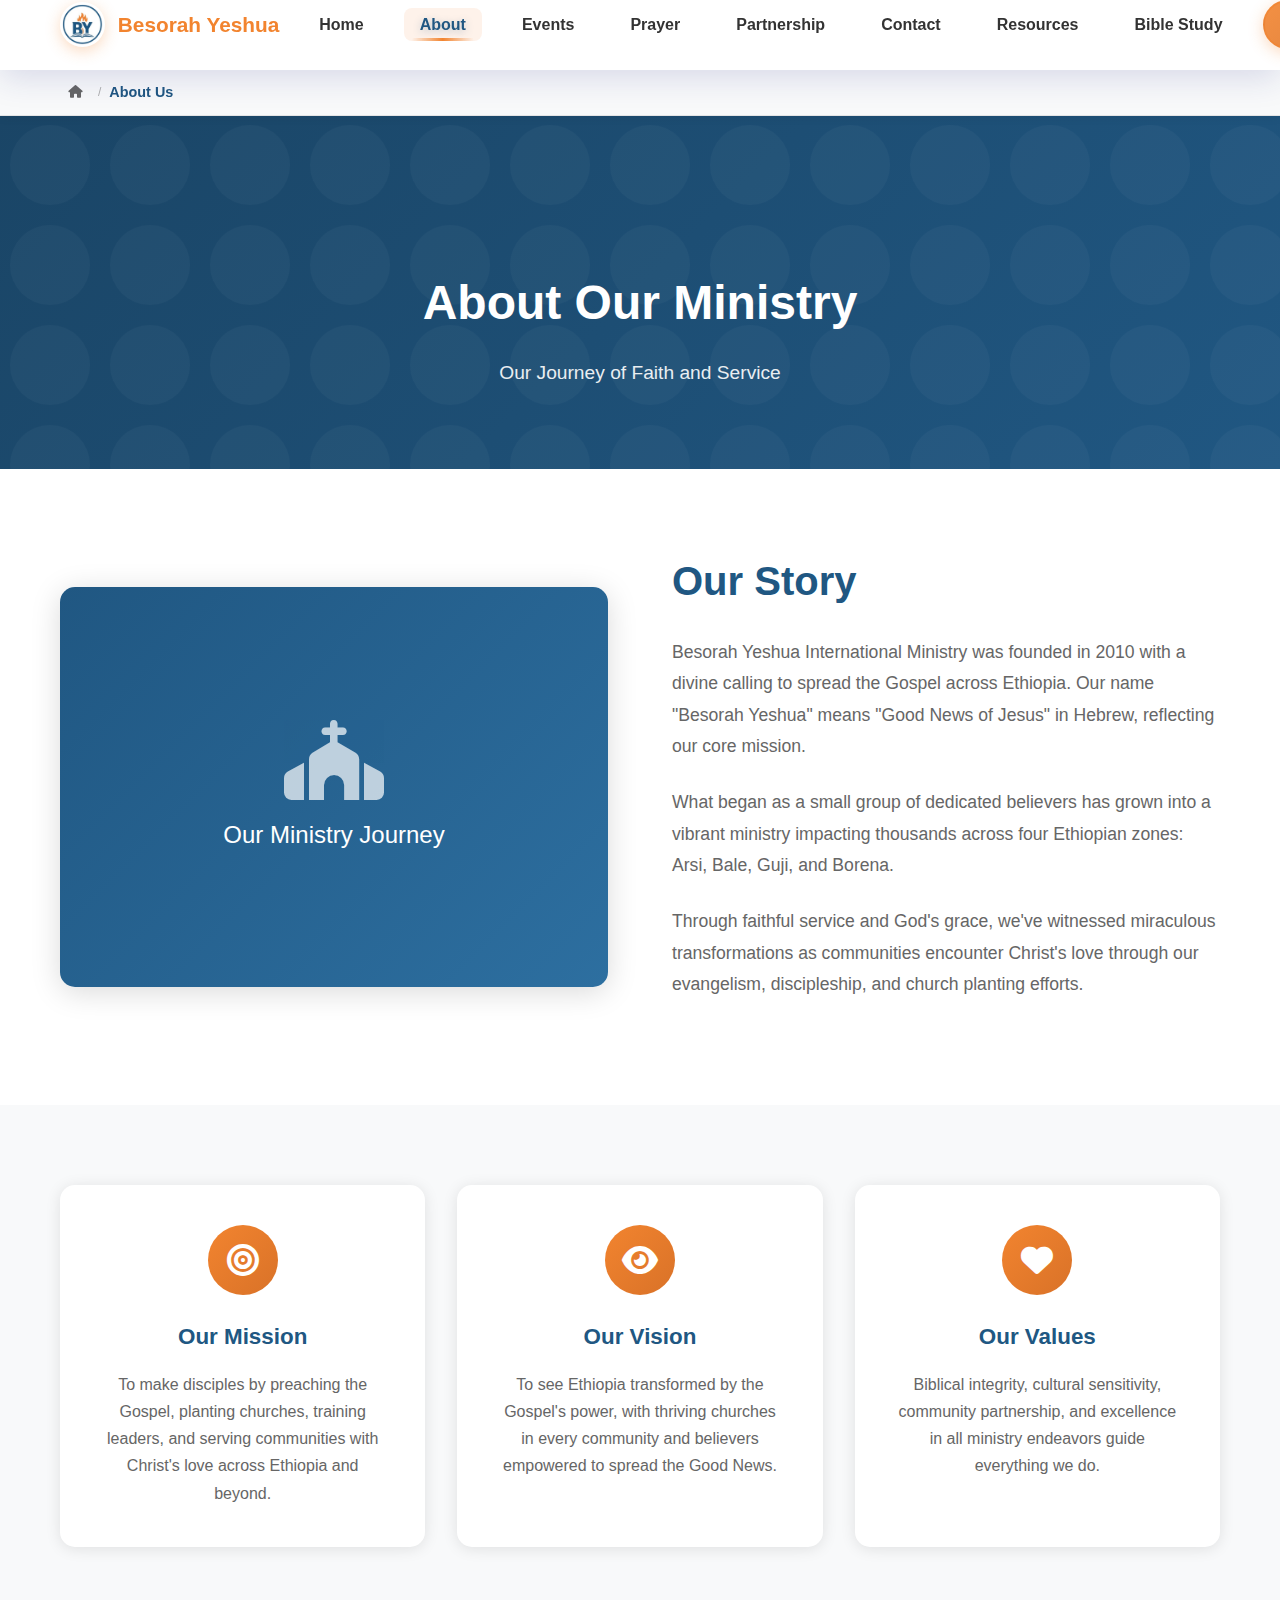
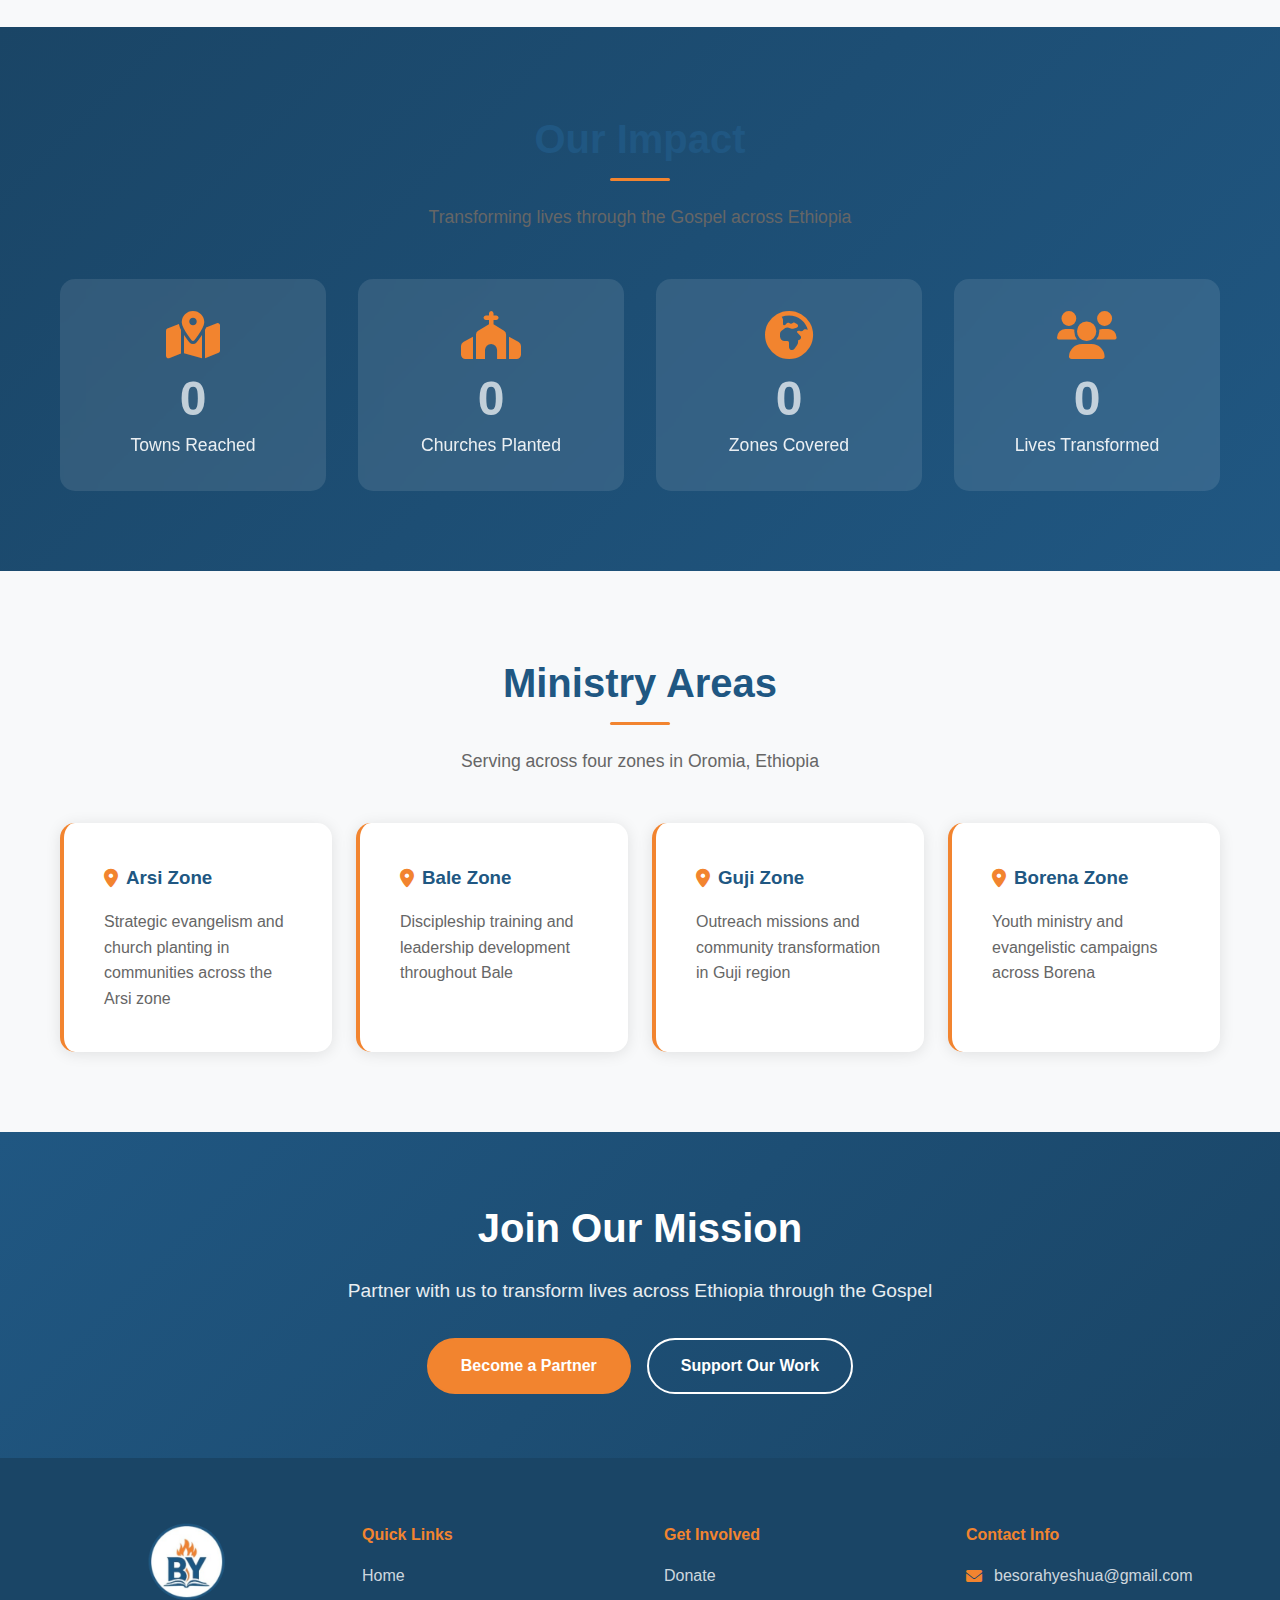
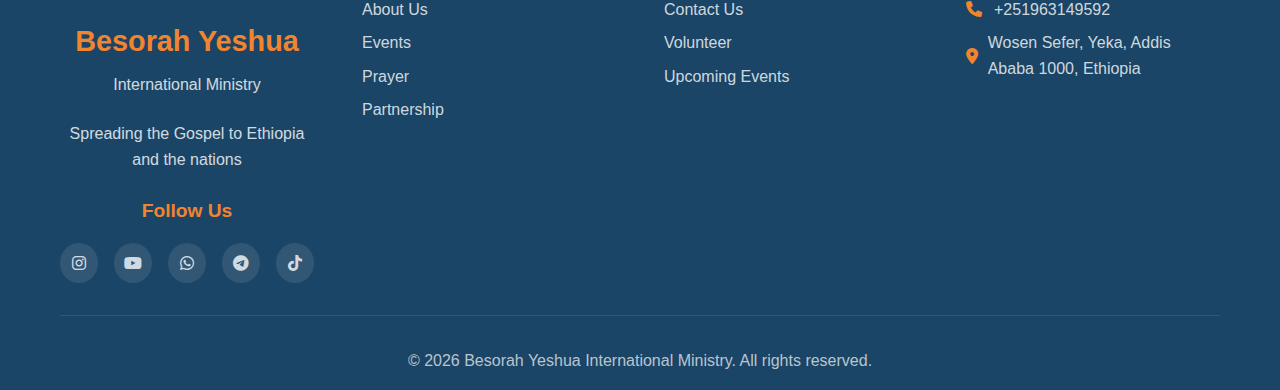
<file: about.html>
<!DOCTYPE html>
<html lang="en">
<head>
    <meta charset="UTF-8">
    <meta name="viewport" content="width=device-width, initial-scale=1.0">
    <meta name="description" content="Learn about Besorah Yeshua International Ministry's mission, vision, and impact across Ethiopia. Spreading the Gospel through evangelism, discipleship, and church planting in Arsi, Bale, Guji, and Borena zones.">
    
    <!-- Enhanced SEO -->
    <meta name="robots" content="index, follow, max-image-preview:large">
    <meta name="googlebot" content="index, follow">
    <meta name="keywords" content="Besorah Yeshua, Ethiopian ministry, Gospel, church planting, evangelism, discipleship, Oromia, Christian ministry Ethiopia">
    <meta name="author" content="Besorah Yeshua International Ministry">
    
    <!-- Canonical URL -->
    <link rel="canonical" href="https://besorayeshuaministry.netlify.app/about.html">
    
    <!-- Open Graph / Facebook -->
    <meta property="og:type" content="website">
    <meta property="og:url" content="https://besorayeshuaministry.netlify.app/about.html">
    <meta property="og:title" content="About Us - Besorah Yeshua International Ministry">
    <meta property="og:description" content="Learn about our mission to spread the Gospel across Ethiopia through evangelism, discipleship, and church planting.">
    <meta property="og:image" content="https://besorayeshuaministry.netlify.app/images/logo.png">
    
    <!-- Twitter -->
    <meta property="twitter:card" content="summary_large_image">
    <meta property="twitter:url" content="https://besorayeshuaministry.netlify.app/about.html">
    <meta property="twitter:title" content="About Us - Besorah Yeshua International Ministry">
    <meta property="twitter:description" content="Learn about our mission to spread the Gospel across Ethiopia through evangelism, discipleship, and church planting.">
    <meta property="twitter:image" content="https://besorayeshuaministry.netlify.app/images/logo.png">
    
    <!-- Security -->
    <meta http-equiv="Content-Security-Policy" content="default-src 'self'; script-src 'self' 'unsafe-inline' https://cdnjs.cloudflare.com; style-src 'self' 'unsafe-inline' https://cdnjs.cloudflare.com; img-src 'self' data: https:; font-src 'self' https://cdnjs.cloudflare.com; connect-src 'self';">
    
    <title>About Us - Besorah Yeshua International Ministry</title>
    
    <!-- Preconnect to external resources -->
    <link rel="preconnect" href="https://cdnjs.cloudflare.com" crossorigin>
    <link rel="dns-prefetch" href="https://cdnjs.cloudflare.com">
    
    <!-- Preload critical resources -->
    <link rel="preload" href="styles/style.css" as="style">
    <link rel="preload" href="images/logo.png" as="image">
    
    <!-- Critical CSS inline -->
    <style>
        /* Critical above-fold styles */
        *{margin:0;padding:0;box-sizing:border-box}
        body{font-family:'Segoe UI',Tahoma,Geneva,Verdana,sans-serif;line-height:1.6;color:#333;overflow-x:hidden}
        header{position:fixed;width:100%;top:0;z-index:1000;background:rgba(255,255,255,.95);backdrop-filter:blur(20px);-webkit-backdrop-filter:blur(20px);border-bottom:1px solid rgba(255,255,255,.2);box-shadow:0 2px 10px rgba(0,0,0,.1);transition:all 0.3s ease}
        .container{max-width:1200px;margin:0 auto;padding:0 20px}
        .skip-to-content{position:absolute;left:-9999px;z-index:9999;padding:1rem;background:#205782;color:#fff;text-decoration:none;border-radius:4px;font-weight:600}
        .skip-to-content:focus{left:1rem;top:1rem}
        .sr-only{position:absolute;width:1px;height:1px;padding:0;margin:-1px;overflow:hidden;clip:rect(0,0,0,0);white-space:nowrap;border-width:0}
        .page-loader{position:fixed;top:0;left:0;width:100%;height:100%;background:#fff;display:flex;align-items:center;justify-content:center;z-index:99999;transition:opacity 0.3s ease}
        .loader-spinner{border:4px solid #f3f3f3;border-top:4px solid #205782;border-radius:50%;width:50px;height:50px;animation:spin 1s linear infinite}
        @keyframes spin{0%{transform:rotate(0deg)}100%{transform:rotate(360deg)}}
        @media(max-width:768px){body{font-size:14px}}
    </style>
    
    <!-- CSS Loading Order -->
    <link rel="stylesheet" href="styles/style.css">
    <link rel="stylesheet" href="styles/navigation.css">
    <link rel="stylesheet" href="https://cdnjs.cloudflare.com/ajax/libs/font-awesome/6.0.0/css/all.min.css" integrity="sha512-9usAa10IRO0HhonpyAIVpjrylPvoDwiPUiKdWk5t3PyolY1cOd4DSE0Ga+ri4AuTroPR5aQvXU9xC6qOPnzFeg==" crossorigin="anonymous" referrerpolicy="no-referrer">
 
    <!-- Favicons -->
    <link rel="icon" type="image/x-icon" href="images/favicon.ico">
    <link rel="apple-touch-icon" sizes="180x180" href="images/apple-touch-icon.png">
    <link rel="icon" type="image/png" sizes="32x32" href="images/favicon-32x32.png">
    <link rel="icon" type="image/png" sizes="16x16" href="images/favicon-16x16.png">
    
    <!-- Schema.org markup for Ministry -->
    <script type="application/ld+json">
    {
      "@context": "https://schema.org",
      "@type": "ReligiousOrganization",
      "name": "Besorah Yeshua International Ministry",
      "url": "https://besorayeshuaministry.netlify.app",
      "logo": "https://besorayeshuaministry.netlify.app/images/logo.png",
      "description": "Spreading the Gospel across Ethiopia through evangelism, discipleship, and church planting",
      "foundingDate": "2010",
      "address": {
        "@type": "PostalAddress",
        "streetAddress": "Wosen Sefer, Yeka",
        "addressLocality": "Addis Ababa",
        "postalCode": "1000",
        "addressCountry": "ET"
      },
      "contactPoint": {
        "@type": "ContactPoint",
        "telephone": "+251-963-149592",
        "contactType": "Customer Service",
        "email": "besorahyeshua@gmail.com"
      },
      "sameAs": [
        "https://www.instagram.com/byministry_et",
        "https://youtube.com/@byministry_et",
        "https://t.me/byministry",
        "https://tiktok.com/@besorah.yeshua"
      ],
      "areaServed": {
        "@type": "Place",
        "name": "Ethiopia"
      },
      "knowsAbout": [
        "Evangelism",
        "Church Planting",
        "Discipleship",
        "Christian Ministry"
      ]
    }
    </script>
    
    <!-- Breadcrumb Schema -->
    <script type="application/ld+json">
    {
      "@context": "https://schema.org",
      "@type": "BreadcrumbList",
      "itemListElement": [{
        "@type": "ListItem",
        "position": 1,
        "name": "Home",
        "item": "https://besorayeshuaministry.netlify.app/"
      },{
        "@type": "ListItem",
        "position": 2,
        "name": "About",
        "item": "https://besorayeshuaministry.netlify.app/about.html"
      }]
    }
    </script>
    
    <style>
    /* Newsletter Modal Styles */
    .newsletter-modal-overlay {
        display: none;
        position: fixed;
        top: 0;
        left: 0;
        width: 100%;
        height: 100%;
        background: rgba(32, 87, 130, 0.95);
        z-index: 9999;
        justify-content: center;
        align-items: center;
        animation: fadeIn 0.3s ease;
        backdrop-filter: blur(5px);
    }

    .newsletter-modal-overlay.active {
        display: flex;
    }

    @keyframes fadeIn {
        from { opacity: 0; }
        to { opacity: 1; }
    }

    .newsletter-modal-content {
        background: #fff;
        padding: 50px 40px;
        border-radius: 20px;
        max-width: 550px;
        width: 90%;
        position: relative;
        text-align: center;
        box-shadow: 0 20px 60px rgba(0, 0, 0, 0.3);
        animation: slideUp 0.4s ease;
        border-top: 6px solid #f2f842;
    }

    @keyframes slideUp {
        from {
            transform: translateY(50px);
            opacity: 0;
        }
        to {
            transform: translateY(0);
            opacity: 1;
        }
    }

    .modal-close-btn {
        position: absolute;
        top: 20px;
        right: 20px;
        background: #f2f842;
        color: #205782;
        border: none;
        width: 40px;
        height: 40px;
        border-radius: 50%;
        font-size: 20px;
        cursor: pointer;
        display: flex;
        align-items: center;
        justify-content: center;
        transition: all 0.3s ease;
        box-shadow: 0 2px 8px rgba(0, 0, 0, 0.1);
    }

    .modal-close-btn:hover {
        background: #205782;
        color: #fff;
        transform: rotate(90deg);
    }

    .modal-icon {
        background: linear-gradient(135deg, #205782 0%, #2c7ab5 100%);
        width: 80px;
        height: 80px;
        border-radius: 50%;
        display: flex;
        align-items: center;
        justify-content: center;
        margin: 0 auto 25px;
        box-shadow: 0 8px 20px rgba(32, 87, 130, 0.3);
    }

    .modal-icon i {
        font-size: 36px;
        color: #f2f842;
    }

    .modal-title {
        color: #205782;
        font-size: 28px;
        margin-bottom: 15px;
        font-weight: 700;
    }

    .modal-description {
        color: #555;
        font-size: 16px;
        line-height: 1.6;
        margin-bottom: 30px;
    }

    .newsletter-modal-form {
        margin-bottom: 0;
    }

    .form-group {
        display: flex;
        gap: 10px;
        margin-bottom: 25px;
    }

    .newsletter-input {
        flex: 1;
        padding: 16px 20px;
        border: 2px solid #e0e0e0;
        border-radius: 50px;
        font-size: 16px;
        transition: all 0.3s ease;
        outline: none;
    }

    .newsletter-input:focus {
        border-color: #205782;
        box-shadow: 0 0 0 3px rgba(32, 87, 130, 0.1);
    }

    .newsletter-submit-btn {
        background: linear-gradient(135deg, #205782 0%, #2c7ab5 100%);
        color: #fff;
        border: none;
        padding: 16px 30px;
        border-radius: 50px;
        font-size: 16px;
        font-weight: 600;
        cursor: pointer;
        display: flex;
        align-items: center;
        gap: 10px;
        transition: all 0.3s ease;
        white-space: nowrap;
    }

    .newsletter-submit-btn:hover {
        background: linear-gradient(135deg, #2c7ab5 0%, #205782 100%);
        transform: translateY(-2px);
        box-shadow: 0 8px 20px rgba(32, 87, 130, 0.3);
    }

    .newsletter-submit-btn .btn-icon {
        transition: transform 0.3s ease;
    }

    .newsletter-submit-btn:hover .btn-icon {
        transform: translateX(5px);
    }

    .newsletter-benefits {
        display: flex;
        justify-content: center;
        gap: 20px;
        margin-bottom: 20px;
        flex-wrap: wrap;
    }

    .benefit-item {
        display: flex;
        align-items: center;
        gap: 8px;
        color: #205782;
        font-size: 14px;
    }

    .benefit-item i {
        color: #f2f842;
        font-size: 16px;
    }

    .privacy-text {
        font-size: 13px;
        color: #777;
        display: flex;
        align-items: center;
        justify-content: center;
        gap: 8px;
        margin-top: 15px;
    }

    .privacy-text i {
        color: #f2f842;
    }

    .hidden-field {
        position: absolute;
        left: -9999px;
    }

    /* Responsive Design */
    @media (max-width: 768px) {
        .newsletter-modal-content {
            padding: 40px 25px;
            width: 95%;
        }
        
        .modal-title {
            font-size: 24px;
        }
        
        .modal-description {
            font-size: 15px;
        }
        
        .form-group {
            flex-direction: column;
        }
        
        .newsletter-submit-btn {
            width: 100%;
            justify-content: center;
        }
        
        .newsletter-benefits {
            flex-direction: column;
            gap: 12px;
            align-items: flex-start;
            text-align: left;
        }
    }

    @media (max-width: 480px) {
        .newsletter-modal-content {
            padding: 30px 20px;
        }
        
        .modal-icon {
            width: 60px;
            height: 60px;
        }
        
        .modal-icon i {
            font-size: 28px;
        }
        
        .modal-title {
            font-size: 20px;
        }
    }
    </style>
</head>
<body>
    <!-- Page Loader -->
    <div class="page-loader">
        <div class="loader-spinner"></div>
    </div>

    <!-- Skip to main content for accessibility -->
    <a href="#main-content" class="skip-to-content">Skip to main content</a>

    <!-- Header -->
    <header>
        <nav class="navbar" role="navigation" aria-label="Main navigation">
            <div class="nav-container">
                <div class="nav-logo">
                    <a href="index.html" aria-label="Besorah Yeshua International Ministry Home">
                        <img src="images/logo.png" 
                             alt="Besorah Yeshua Ministry Logo" 
                             class="logo" 
                             width="50" 
                             height="50"
                             loading="eager"
                             decoding="async">
                        <span class="logo-text">Besorah Yeshua</span>
                    </a>
                </div>                
                <ul class="nav-menu">
                    <li class="nav-item">
                        <a href="index.html" class="nav-link">Home</a>
                    </li>
                    <li class="nav-item">
                        <a href="about.html" class="nav-link active" aria-current="page">About</a>
                    </li>
                    <li class="nav-item">
                        <a href="events.html" class="nav-link">Events</a>
                    </li>
                    <li class="nav-item">
                        <a href="prayer.html" class="nav-link">Prayer</a>
                    </li>
                    <li class="nav-item">
                        <a href="partnership.html" class="nav-link">Partnership</a>
                    </li>
                    <li class="nav-item">
                        <a href="contact.html" class="nav-link">Contact</a>
                    </li>
                    <li class="nav-item">
                        <a href="resources.html" class="nav-link">Resources</a>
                    </li>
                    <li class="nav-item">
                        <a href="bible-planner.html" class="nav-link">Bible Study</a>
                    </li>
                </ul>
                <a href="donate.html" class="btn btn-donate">Donate</a>
                <button class="hamburger" aria-label="Toggle navigation menu" aria-expanded="false">
                    <span class="bar"></span>
                    <span class="bar"></span>
                    <span class="bar"></span>
                </button>
            </div>
        </nav>
    </header>

    <!-- Main Content -->
    <main id="main-content">
        <!-- Page Header -->
        <section class="page-header">
            <div class="container">
                <h1>About Our Ministry</h1>
                <p>Our Journey of Faith and Service</p>
            </div>
        </section>

        <!-- Story Section -->
        <section class="about-story">
            <div class="container">
                <div class="story-grid">
                    <div class="story-image">
                        <div class="image-placeholder">
                            <i class="fas fa-church" aria-hidden="true"></i>
                            <p>Our Ministry Journey</p>
                        </div>
                    </div>
                    <div class="story-content">
                        <h2>Our Story</h2>
                        <p>Besorah Yeshua International Ministry was founded in 2010 with a divine calling to spread the Gospel across Ethiopia. Our name "Besorah Yeshua" means "Good News of Jesus" in Hebrew, reflecting our core mission.</p>
                        <p>What began as a small group of dedicated believers has grown into a vibrant ministry impacting thousands across four Ethiopian zones: Arsi, Bale, Guji, and Borena.</p>
                        <p>Through faithful service and God's grace, we've witnessed miraculous transformations as communities encounter Christ's love through our evangelism, discipleship, and church planting efforts.</p>
                    </div>
                </div>
            </div>
        </section>

        <!-- Mission Vision Values -->
        <section class="mvv-section">
            <div class="container">
                <div class="mvv-grid">
                    <article class="mvv-card">
                        <div class="mvv-icon" aria-hidden="true">
                            <i class="fas fa-bullseye"></i>
                        </div>
                        <h3>Our Mission</h3>
                        <p>To make disciples by preaching the Gospel, planting churches, training leaders, and serving communities with Christ's love across Ethiopia and beyond.</p>
                    </article>
                    <article class="mvv-card">
                        <div class="mvv-icon" aria-hidden="true">
                            <i class="fas fa-eye"></i>
                        </div>
                        <h3>Our Vision</h3>
                        <p>To see Ethiopia transformed by the Gospel's power, with thriving churches in every community and believers empowered to spread the Good News.</p>
                    </article>
                    <article class="mvv-card">
                        <div class="mvv-icon" aria-hidden="true">
                            <i class="fas fa-heart"></i>
                        </div>
                        <h3>Our Values</h3>
                        <p>Biblical integrity, cultural sensitivity, community partnership, and excellence in all ministry endeavors guide everything we do.</p>
                    </article>
                </div>
            </div>
        </section>

        <!-- Impact Section -->
        <!-- In your about.html file, update the impact section -->
        <section class="impact-section">
            <div class="container">
                <div class="section-header">
                    <h2>Our Impact</h2>
                    <p>Transforming lives through the Gospel across Ethiopia</p>
                </div>
                <div class="impact-grid">
                    <div class="impact-card">
                        <i class="fas fa-map-marked-alt" aria-hidden="true"></i>
                        <span class="impact-number" data-count="60">0</span>
                        <span class="impact-label">Towns Reached</span>
                    </div>
                    <div class="impact-card">
                        <i class="fas fa-church" aria-hidden="true"></i>
                        <span class="impact-number" data-count="30">10</span>
                        <span class="impact-label">Churches Planted</span>
                    </div>
                    <div class="impact-card">
                        <i class="fas fa-globe-africa" aria-hidden="true"></i>
                        <span class="impact-number" data-count="4">0</span>
                        <span class="impact-label">Zones Covered</span>
                    </div>
                    <div class="impact-card">
                        <i class="fas fa-users" aria-hidden="true"></i>
                        <span class="impact-number" data-count="2000">1590</span>
                        <span class="impact-label">Lives Transformed</span>
                    </div>
                </div>
            </div>
        </section>
        
        <!-- Ministry Areas -->
        <section class="ministry-areas">
            <div class="container">
                <div class="section-header">
                    <h2>Ministry Areas</h2>
                    <p>Serving across four zones in Oromia, Ethiopia</p>
                </div>
                <div class="areas-grid">
                    <article class="area-card">
                        <h3><i class="fas fa-map-marker-alt" aria-hidden="true"></i> Arsi Zone</h3>
                        <p>Strategic evangelism and church planting in communities across the Arsi zone</p>
                    </article>
                    <article class="area-card">
                        <h3><i class="fas fa-map-marker-alt" aria-hidden="true"></i> Bale Zone</h3>
                        <p>Discipleship training and leadership development throughout Bale</p>
                    </article>
                    <article class="area-card">
                        <h3><i class="fas fa-map-marker-alt" aria-hidden="true"></i> Guji Zone</h3>
                        <p>Outreach missions and community transformation in Guji region</p>
                    </article>
                    <article class="area-card">
                        <h3><i class="fas fa-map-marker-alt" aria-hidden="true"></i> Borena Zone</h3>
                        <p>Youth ministry and evangelistic campaigns across Borena</p>
                    </article>
                </div>
            </div>
        </section>

        <!-- CTA Section -->
        <section class="cta-section cta-full">
            <div class="container">
                <h2>Join Our Mission</h2>
                <p>Partner with us to transform lives across Ethiopia through the Gospel</p>
                <div class="cta-buttons">
                    <a href="partnership.html" class="btn btn-primary">Become a Partner</a>
                    <a href="donate.html" class="btn btn-secondary">Support Our Work</a>
                </div>
            </div>
        </section>
    </main>

    <!-- Footer -->
    <footer role="contentinfo">
        <div class="container">
            <div class="footer-content">
                <div class="footer-section">
                    <img src="images/logo.png" alt="Besorah Yeshua Ministry Logo" class="footer-logo" width="60" height="60">
                    <span class="footer-site-name">Besorah Yeshua</span>
                    <p class="footer-tagline">International Ministry</p>
                    <p class="footer-tagline">Spreading the Gospel to Ethiopia and the nations</p>
                    <span class="follow-us">Follow Us</span>
                    <div class="social-links">
                        <a href="https://www.instagram.com/byministry_et" aria-label="Follow us on Instagram" target="_blank" rel="noopener noreferrer">
                            <i class="fab fa-instagram" aria-hidden="true"></i>
                        </a>
                        <a href="https://youtube.com/@byministry_et" aria-label="Subscribe to our YouTube channel" target="_blank" rel="noopener noreferrer">
                            <i class="fab fa-youtube" aria-hidden="true"></i>
                        </a>
                        <a href="https://chat.whatsapp.com/CzuJYpQ0SoM7IjGLnKSGlP" aria-label="Join our WhatsApp group" target="_blank" rel="noopener noreferrer">
                            <i class="fab fa-whatsapp" aria-hidden="true"></i>
                        </a>
                        <a href="https://t.me/byministry" aria-label="Join our Telegram channel" target="_blank" rel="noopener noreferrer">
                            <i class="fab fa-telegram" aria-hidden="true"></i>
                        </a>
                        <a href="https://tiktok.com/@besorah.yeshua" aria-label="Follow us on TikTok" target="_blank" rel="noopener noreferrer">
                            <i class="fab fa-tiktok" aria-hidden="true"></i>
                        </a>
                    </div>
                </div>
                
                <div class="footer-section">
                    <h4>Quick Links</h4>
                    <ul>
                        <li><a href="index.html">Home</a></li>
                        <li><a href="about.html">About Us</a></li>
                        <li><a href="events.html">Events</a></li>
                        <li><a href="prayer.html">Prayer</a></li>
                        <li><a href="partnership.html">Partnership</a></li>
                    </ul>
                </div>
                <div class="footer-section">
                    <h4>Get Involved</h4>
                    <ul>
                        <li><a href="donate.html">Donate</a></li>
                        <li><a href="contact.html">Contact Us</a></li>
                        <li><a href="partnership.html">Volunteer</a></li>
                        <li><a href="events.html">Upcoming Events</a></li>
                    </ul>
                </div>
                <div class="footer-section">
                    <h4>Contact Info</h4>
                    <ul class="contact-info">
                        <li><i class="fas fa-envelope" aria-hidden="true"></i> besorahyeshua@gmail.com</li>
                        <li><i class="fas fa-phone" aria-hidden="true"></i> +251963149592</li>
                        <li><i class="fas fa-map-marker-alt" aria-hidden="true"></i> Wosen Sefer, Yeka, Addis Ababa 1000, Ethiopia</li>
                    </ul>
                </div>                
            </div>
            <div class="footer-bottom">
               <p>&copy; <span id="copyright-year">2024</span> Besorah Yeshua International Ministry. All rights reserved.</p>
            </div>
        </div>
    </footer>

    <!-- Newsletter Modal Popup -->
    <div class="newsletter-modal-overlay" id="newsletterModal" role="dialog" aria-labelledby="newsletter-title" aria-modal="true">
        <div class="newsletter-modal-content">
            <button class="modal-close-btn" onclick="closeNewsletterModal()" aria-label="Close newsletter popup">
                <i class="fas fa-times" aria-hidden="true"></i>
            </button>
            
            <div class="modal-icon" aria-hidden="true">
                <i class="fas fa-envelope-open-text"></i>
            </div>
            
            <h3 class="modal-title" id="newsletter-title">Stay Connected with Our Ministry</h3>
            <p class="modal-description">Join our community and receive weekly inspiration, event updates, prayer requests, and ministry news directly to your inbox.</p>
            
            <form class="newsletter-modal-form" 
                  name="newsletter" 
                  method="POST" 
                  data-netlify="true" 
                  netlify-honeypot="bot-field">
                
                <input type="hidden" name="form-name" value="newsletter">
                <p class="hidden-field">
                    <label>Don't fill this out if you're human: <input name="bot-field" tabindex="-1" autocomplete="off" /></label>
                </p>
                <input type="hidden" name="source" value="About Page Modal">
                
                <div class="form-group">
                    <input 
                        type="email" 
                        name="email" 
                        placeholder="Enter your email address" 
                        required 
                        class="newsletter-input"
                        aria-label="Email address"
                    >
                    <button type="submit" class="newsletter-submit-btn">
                        <span class="btn-text">Subscribe Now</span>
                        <i class="fas fa-arrow-right btn-icon" aria-hidden="true"></i>
                    </button>
                </div>
                
                <div class="newsletter-benefits">
                    <div class="benefit-item">
                        <i class="fas fa-check-circle" aria-hidden="true"></i>
                        <span>Event notifications</span>
                    </div>
                    <div class="benefit-item">
                        <i class="fas fa-check-circle" aria-hidden="true"></i>
                        <span>Prayer updates</span>
                    </div>
                </div>
                
                <p class="privacy-text">
                    <i class="fas fa-shield-alt" aria-hidden="true"></i>
                    We respect your privacy. Unsubscribe anytime.
                </p>
            </form>
        </div>
    </div>

    <!-- JavaScript Files -->
    <script>
    // Newsletter Modal Functions
    let newsletterShown = false;

    function openNewsletterModal() {
        const modal = document.getElementById('newsletterModal');
        if (modal && !newsletterShown) {
            modal.classList.add('active');
            document.body.style.overflow = 'hidden';
            newsletterShown = true;
            sessionStorage.setItem('newsletterShown', 'true');
        }
    }

    function closeNewsletterModal() {
        const modal = document.getElementById('newsletterModal');
        if (modal) {
            modal.classList.remove('active');
            document.body.style.overflow = '';
            localStorage.setItem('newsletterLastClosed', Date.now().toString());
        }
    }

    // Close modal when clicking outside
    document.getElementById('newsletterModal')?.addEventListener('click', function(e) {
        if (e.target === this) {
            closeNewsletterModal();
        }
    });

    // Close modal with Escape key
    document.addEventListener('keydown', function(e) {
        if (e.key === 'Escape') {
            closeNewsletterModal();
        }
    });

    // Check if newsletter should be shown
    function shouldShowNewsletter() {
        // Don't show if already shown this session
        if (sessionStorage.getItem('newsletterShown')) {
            return false;
        }
        
        // Don't show if closed within last 7 days
        const lastClosed = localStorage.getItem('newsletterLastClosed');
        if (lastClosed) {
            const daysSinceClosed = (Date.now() - parseInt(lastClosed)) / (1000 * 60 * 60 * 24);
            if (daysSinceClosed < 7) {
                return false;
            }
        }
        
        return true;
    }

    // Show modal after 45 seconds on page (single trigger method)
    setTimeout(function() {
        if (shouldShowNewsletter()) {
            openNewsletterModal();
        }
    }, 45000);
    </script>

    <!-- Load JavaScript with fallback -->
    <script defer src="scripts/navigation.js" onerror="console.log('Failed to load navigation.js')"></script>
    <script defer src="scripts/counter-animations.js"></script>
    <script defer src="scripts/main.js" onerror="console.log('Failed to load main.js')"></script>
    
    <!-- Update copyright year and hide loader -->
    <script>
        document.addEventListener('DOMContentLoaded', function() {
            // Update copyright year
            const yearElement = document.getElementById('copyright-year');
            if (yearElement) {
                yearElement.textContent = new Date().getFullYear();
            }
            
            // Hide page loader after page loads
            setTimeout(function() {
                const loader = document.querySelector('.page-loader');
                if (loader) {
                    loader.style.opacity = '0';
                    setTimeout(function() {
                        loader.style.display = 'none';
                    }, 300);
                }
            }, 1000);
        });
    </script>
</body>
</html>
</file>
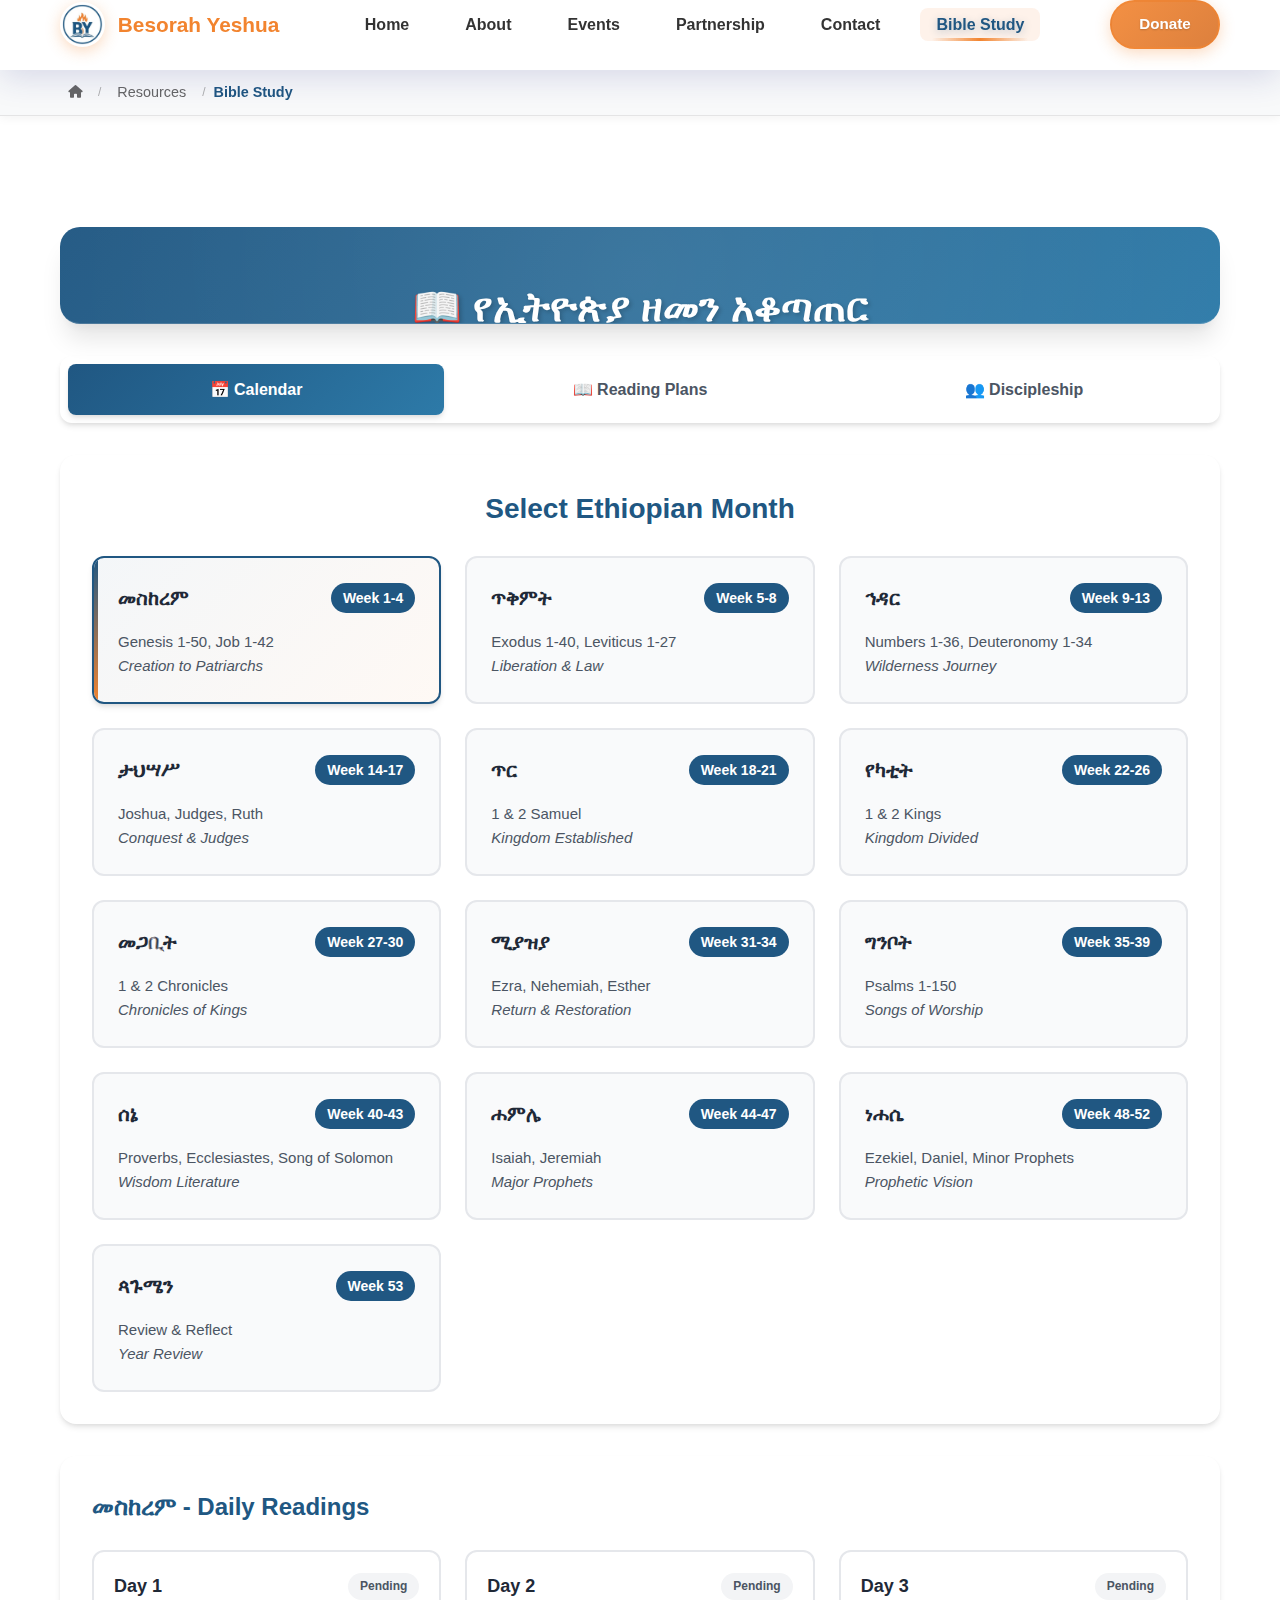
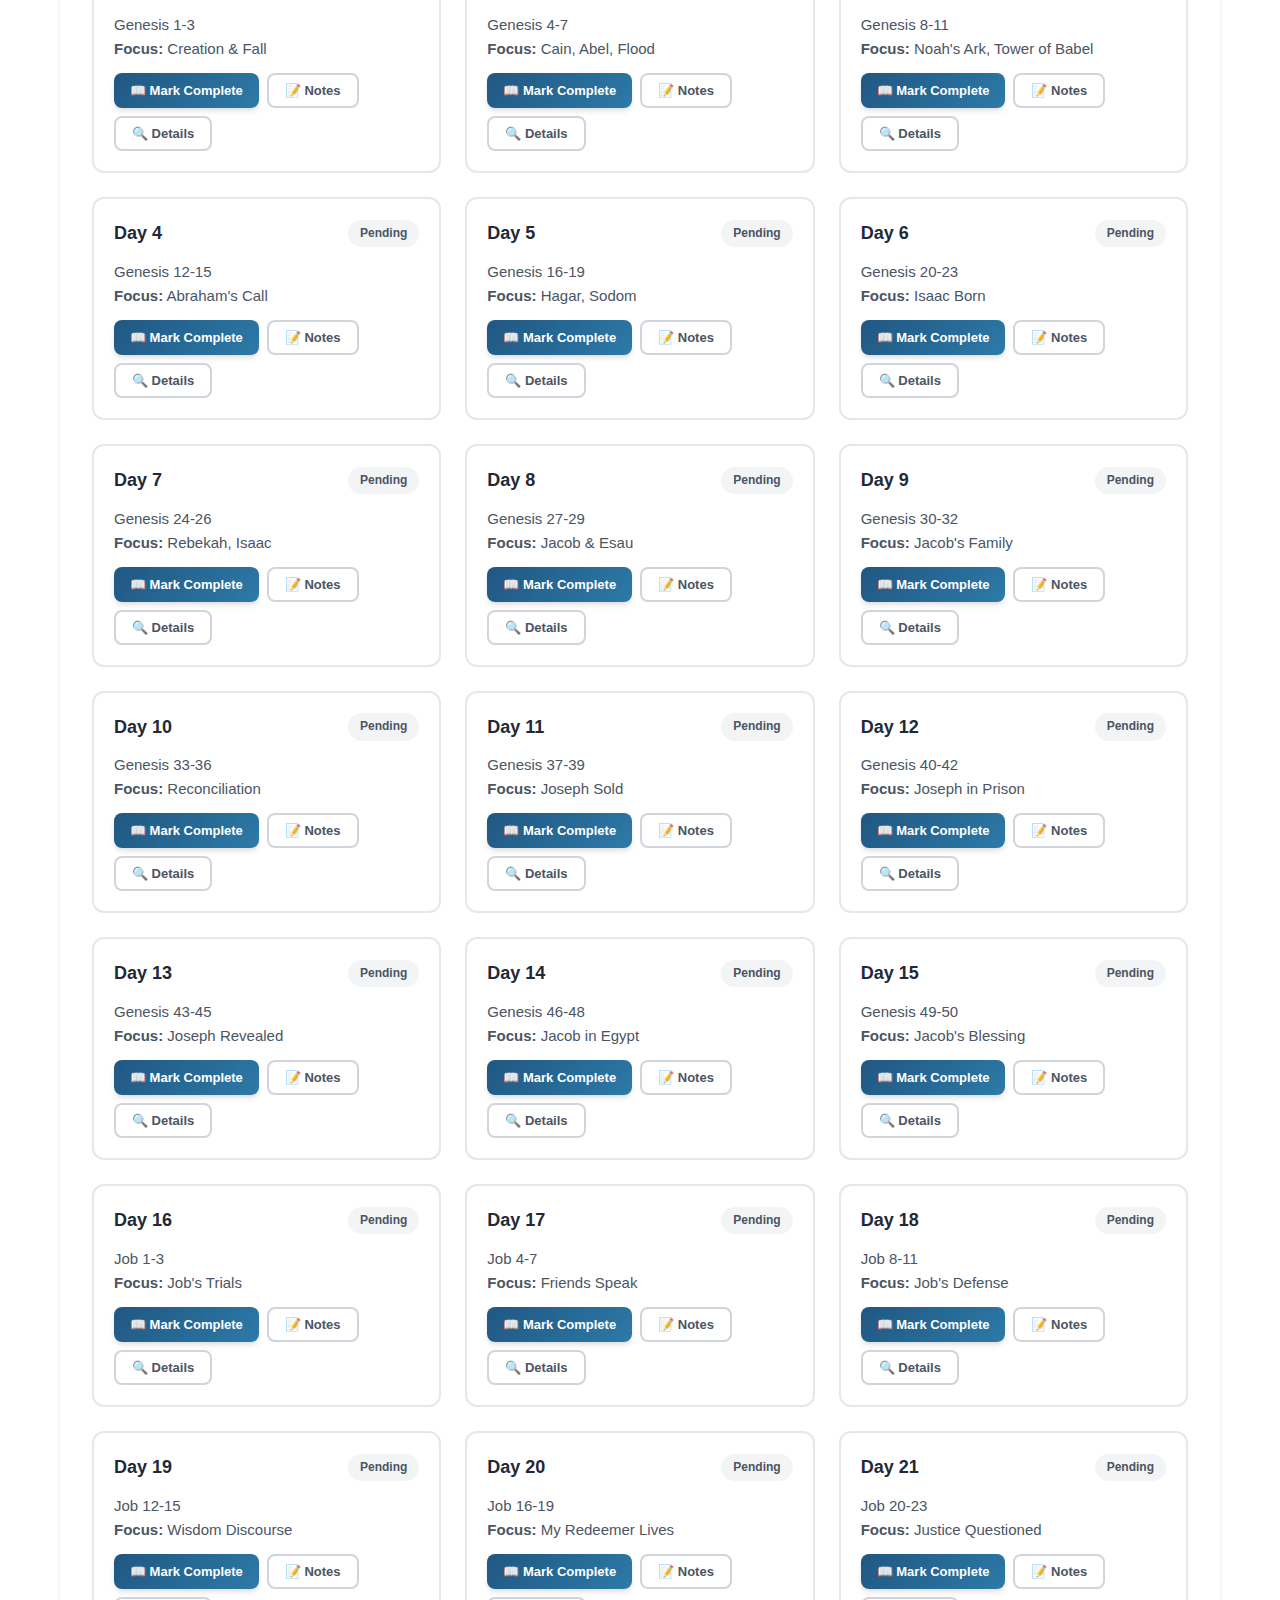
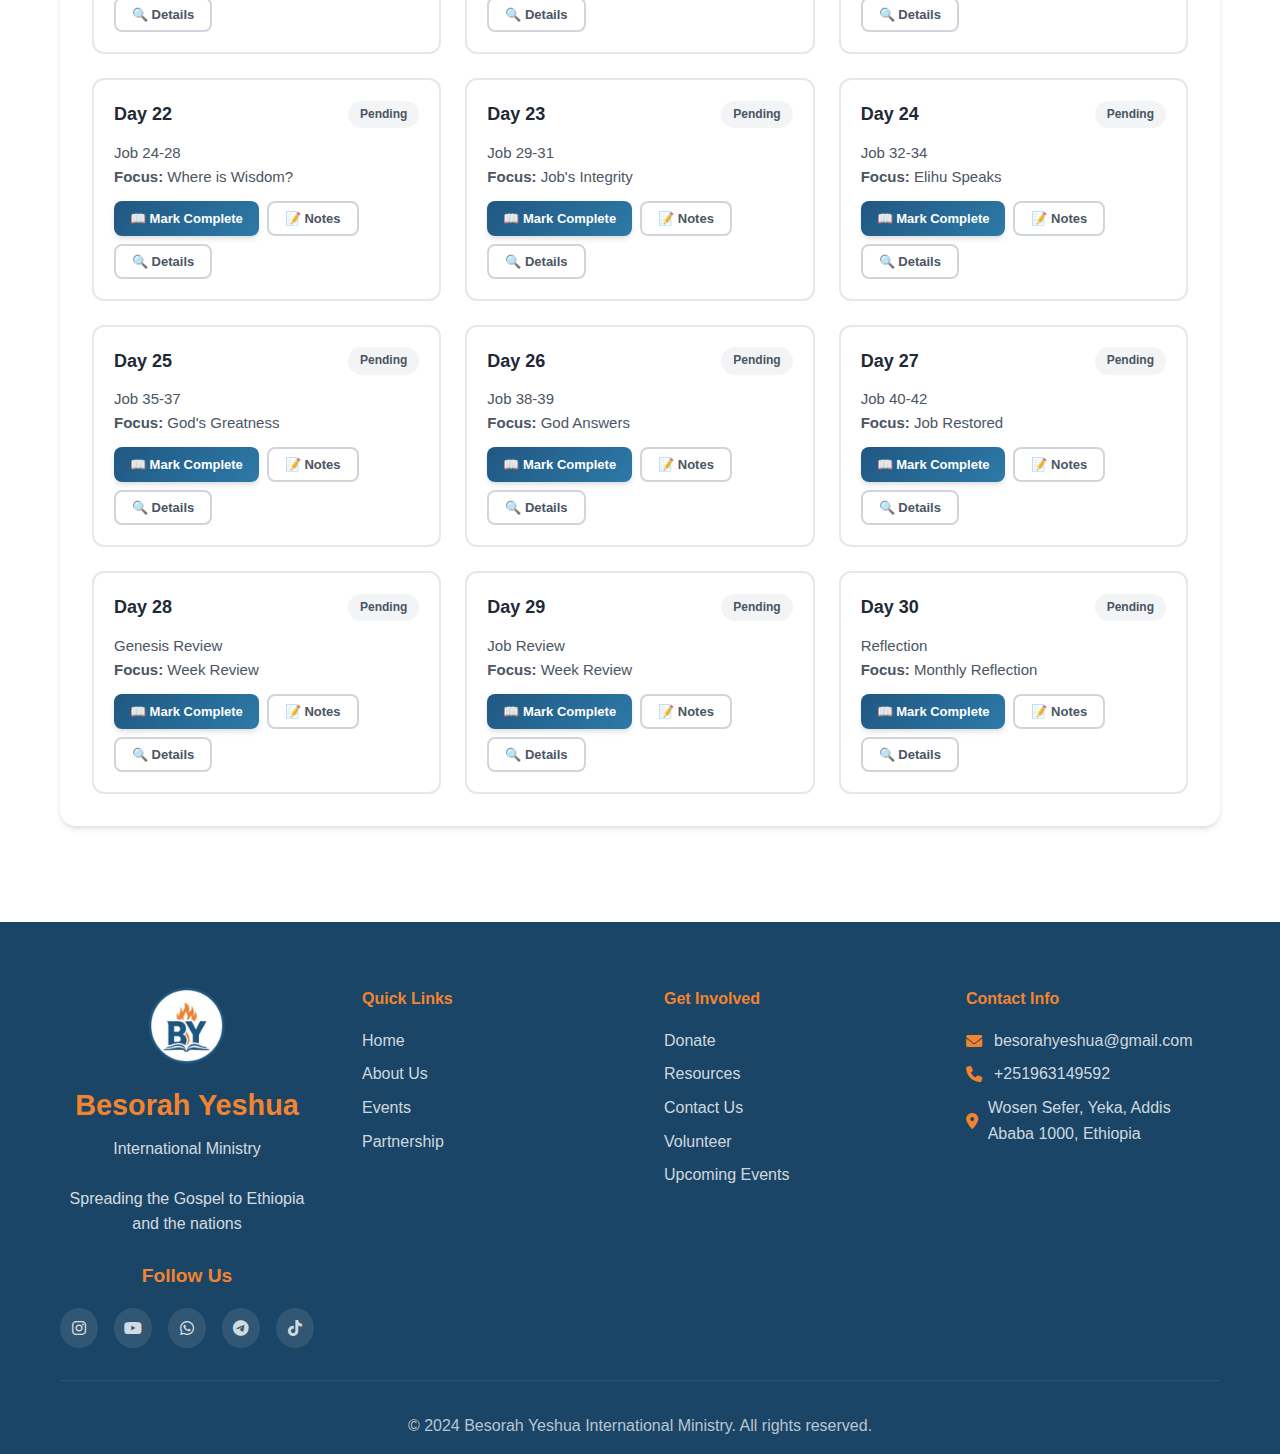
<file: bible-planner.html>
<!DOCTYPE html>
<html lang="en">
<head>
    <meta charset="UTF-8">
    <meta name="viewport" content="width=device-width, initial-scale=1.0">
    <meta name="description" content="Learn about Besorah Yeshua International Ministry's mission, vision, and impact across Ethiopia. Spreading the Gospel through evangelism, discipleship, and church planting in Arsi, Bale, Guji, and Borena zones.">
    
    <!-- Enhanced SEO -->
    <meta name="robots" content="index, follow, max-image-preview:large">
    <meta name="googlebot" content="index, follow">
    <meta name="keywords" content="Besorah Yeshua, Ethiopian ministry, Gospel, church planting, evangelism, discipleship, Oromia, Christian ministry Ethiopia">
    <meta name="author" content="Besorah Yeshua International Ministry">
    
    <!-- Canonical URL -->
    <link rel="canonical" href="https://besorayeshuaministry.netlify.app/bible-planner.html">
    
    <!-- Open Graph / Facebook -->
    <meta property="og:type" content="website">
    <meta property="og:url" content="https://besorayeshuaministry.netlify.app/bible-planner.html">
    <meta property="og:title" content="Bible Study Planner - Besorah Yeshua International Ministry">
    <meta property="og:description" content="Ethiopian Calendar & Bible Study Planner with reading plans and discipleship resources.">
    <meta property="og:image" content="https://besorayeshuaministry.netlify.app/images/logo.png">
    
    <!-- Twitter -->
    <meta property="twitter:card" content="summary_large_image">
    <meta property="twitter:url" content="https://besorayeshuaministry.netlify.app/bible-planner.html">
    <meta property="twitter:title" content="Bible Study Planner - Besorah Yeshua International Ministry">
    <meta property="twitter:description" content="Ethiopian Calendar & Bible Study Planner with reading plans and discipleship resources.">
    <meta property="twitter:image" content="https://besorayeshuaministry.netlify.app/images/logo.png">
    
    <!-- Security -->
    <meta http-equiv="Content-Security-Policy" content="default-src 'self'; script-src 'self' 'unsafe-inline' https://cdnjs.cloudflare.com; style-src 'self' 'unsafe-inline' https://cdnjs.cloudflare.com; img-src 'self' data: https:; font-src 'self' https://cdnjs.cloudflare.com; connect-src 'self';">
    
    <title>Bible Study Planner - Besorah Yeshua International Ministry</title>
    
    <!-- Preconnect to external resources -->
    <link rel="preconnect" href="https://cdnjs.cloudflare.com" crossorigin>
    <link rel="dns-prefetch" href="https://cdnjs.cloudflare.com">
    
    <!-- Preload critical resources -->
    <link rel="preload" href="styles/bible-planner.css" as="style">
    <link rel="preload" href="images/logo.png" as="image">
    
    <!-- Critical CSS inline -->
    <style>
        /* Critical above-fold styles */
        *{margin:0;padding:0;box-sizing:border-box}
        body{font-family:'Segoe UI',Tahoma,Geneva,Verdana,sans-serif;line-height:1.6;color:#333;overflow-x:hidden}
        header{position:fixed;width:100%;top:0;z-index:1000;background:rgba(255,255,255,.95);backdrop-filter:blur(20px);-webkit-backdrop-filter:blur(20px);border-bottom:1px solid rgba(255,255,255,.2);box-shadow:0 2px 10px rgba(0,0,0,.1);transition:all 0.3s ease}
        .container{max-width:1200px;margin:0 auto;padding:0 20px}
        .skip-to-content{position:absolute;left:-9999px;z-index:9999;padding:1rem;background:#205782;color:#fff;text-decoration:none;border-radius:4px;font-weight:600}
        .skip-to-content:focus{left:1rem;top:1rem}
        .sr-only{position:absolute;width:1px;height:1px;padding:0;margin:-1px;overflow:hidden;clip:rect(0,0,0,0);white-space:nowrap;border-width:0}
        .page-loader{position:fixed;top:0;left:0;width:100%;height:100%;background:#fff;display:flex;align-items:center;justify-content:center;z-index:99999;transition:opacity 0.3s ease}
        .loader-spinner{border:4px solid #f3f3f3;border-top:4px solid #205782;border-radius:50%;width:50px;height:50px;animation:spin 1s linear infinite}
        @keyframes spin{0%{transform:rotate(0deg)}100%{transform:rotate(360deg)}}
        @media(max-width:768px){body{font-size:14px}}
    </style>
    
    <!-- CSS Loading Order -->
    <link rel="stylesheet" href="styles/style.css">
    <link rel="stylesheet" href="styles/bible-planner.css">
    <link rel="stylesheet" href="styles/navigation.css">
    <link rel="stylesheet" href="https://cdnjs.cloudflare.com/ajax/libs/font-awesome/6.0.0/css/all.min.css" integrity="sha512-9usAa10IRO0HhonpyAIVpjrylPvoDwiPUiKdWk5t3PyolY1cOd4DSE0Ga+ri4AuTroPR5aQvXU9xC6qOPnzFeg==" crossorigin="anonymous" referrerpolicy="no-referrer">
 
    <!-- Favicons -->
    <link rel="icon" type="image/x-icon" href="images/favicon.ico">
    <link rel="apple-touch-icon" sizes="180x180" href="images/apple-touch-icon.png">
    <link rel="icon" type="image/png" sizes="32x32" href="images/favicon-32x32.png">
    <link rel="icon" type="image/png" sizes="16x16" href="images/favicon-16x16.png">
    
    <!-- Schema.org markup for Bible Planner -->
    <script type="application/ld+json">
    {
      "@context": "https://schema.org",
      "@type": "WebApplication",
      "name": "Ethiopian Calendar Bible Study Planner",
      "url": "https://besorayeshuaministry.netlify.app/bible-planner.html",
      "description": "Interactive Bible study planner with Ethiopian calendar integration and reading plans",
      "applicationCategory": "EducationalApplication",
      "operatingSystem": "Any",
      "permissions": "browser",
      "offers": {
        "@type": "Offer",
        "price": "0",
        "priceCurrency": "USD"
      },
      "publisher": {
        "@type": "ReligiousOrganization",
        "name": "Besorah Yeshua International Ministry"
      }
    }
    </script>
    
    <!-- Breadcrumb Schema -->
    <script type="application/ld+json">
    {
      "@context": "https://schema.org",
      "@type": "BreadcrumbList",
      "itemListElement": [{
        "@type": "ListItem",
        "position": 1,
        "name": "Home",
        "item": "https://besorayeshuaministry.netlify.app/"
      },{
        "@type": "ListItem",
        "position": 2,
        "name": "Bible Study",
        "item": "https://besorayeshuaministry.netlify.app/bible-planner.html"
      }]
    }
    </script>
</head>
<body>
    <!-- Page Loader -->
    <div class="page-loader">
        <div class="loader-spinner"></div>
    </div>

    <!-- Skip to main content for accessibility -->
    <a href="#main-content" class="skip-to-content">Skip to main content</a>
    
    <!-- Header -->
    <header role="banner">
        <nav class="navbar">
            <div class="nav-container">
                <div class="nav-logo">
                    <a href="index.html">
                        <img src="images/logo.png" 
                             alt="Besorah Yeshua International Ministry" 
                             class="logo" 
                             width="50" 
                             height="50"
                             loading="eager"
                             decoding="async">
                        <span class="logo-text">Besorah Yeshua</span>
                    </a>
                </div>                
                <ul class="nav-menu">
                    <li class="nav-item">
                        <a href="index.html" class="nav-link">Home</a>
                    </li>
                    <li class="nav-item">
                        <a href="about.html" class="nav-link">About</a>
                    </li>
                    <li class="nav-item">
                        <a href="events.html" class="nav-link">Events</a>
                    </li>
                    <li class="nav-item">
                        <a href="partnership.html" class="nav-link">Partnership</a>
                    </li>
                    <li class="nav-item">
                        <a href="contact.html" class="nav-link">Contact</a>
                    </li>
                    
                    <li class="nav-item">
                        <a href="bible-planner.html" class="nav-link active">Bible Study</a>
                    </li>
                                        
                </ul>
                <a href="donate.html" class="btn btn-donate">Donate</a>
                <div class="hamburger" aria-label="Toggle navigation" aria-expanded="false">
                    <span class="bar"></span>
                    <span class="bar"></span>
                    <span class="bar"></span>
                </div>
            </div>
        </nav>
    </header>
    
    <main id="main-content" role="main">
    <div class="container">
        <!-- Header Section - Updated to match screenshot -->
        <header class="header fade-in">
            <div class="header-content">
                <h1>📖 የኢትዮጵያ ዘመን አቆጣጠር</h1>
                <h2>Ethiopian Calendar & Bible Study Planner</h2>
                
                <!-- Badges Section - Centered layout -->
                <div class="header-badges">
                    <div class="badge">📅 2017 E.C. (2024-2025)</div>
                    <div class="badge">📍 Arsi, Bale, Guji & Borena</div>
                    <div class="badge" id="progress-badge">🏆 Progress: 2%</div>
                </div>

                <!-- Progress Section - Centered with proper layout -->
                <div class="stats-container">
                    <div class="progress-info">
                        <span>Reading Progress</span>
                        <span id="progress-count">7 / 365 days</span>
                    </div>
                    <div class="progress-container">
                        <div class="progress-bar" id="progress-bar" style="width: 2%"></div>
                    </div>
                </div>
            </div>
        </header>

        <!-- Tabs Navigation -->
        <nav class="tabs fade-in">
            <button class="tab-btn active" data-tab="calendar">📅 Calendar</button>
            <button class="tab-btn" data-tab="reading">📖 Reading Plans</button>
            <button class="tab-btn" data-tab="discipleship">👥 Discipleship</button>
        </nav>

        <!-- Calendar View -->
        <div id="calendar-view" class="fade-in">
            <div class="card">
                <h3 class="text-center mb-4" style="font-size: 1.75rem; font-weight: 800; color: var(--primary);">
                    Select Ethiopian Month
                </h3>
                <div class="card-grid" id="month-selector">
                    <!-- Months will be dynamically populated by JavaScript -->
                </div>
            </div>

            <div class="card" id="month-details">
                <h3 class="mb-4" style="font-size: 1.5rem; font-weight: 700; color: var(--primary);" id="month-details-title">
                    Select a month to view readings
                </h3>
                <div class="card-grid" id="readings-container">
                    <!-- Readings will be dynamically populated by JavaScript -->
                </div>
            </div>
        </div>

        <!-- Reading Plans View -->
        <div id="reading-view" class="hidden fade-in">
            <div class="card">
                <h3 class="text-center mb-4" style="font-size: 1.75rem; font-weight: 800; color: var(--primary);">
                    Choose Your Reading Plan
                </h3>
                <div class="card-grid">
                    <div class="month-card active" data-plan="chronological">
                        <div class="month-header">
                            <h4 class="month-title">📖 One-Year</h4>
                            <span class="month-badge">48 weeks</span>
                        </div>
                        <p class="month-reading">Complete Bible in chronological order • 3-4 chapters daily</p>
                    </div>
                    <div class="month-card" data-plan="nt90">
                        <div class="month-header">
                            <h4 class="month-title">🎯 NT 90-Day</h4>
                            <span class="month-badge">3 months</span>
                        </div>
                        <p class="month-reading">New Testament intensive • 3 chapters daily • Perfect for new believers</p>
                    </div>
                </div>
            </div>

            <div class="card" id="chronological-plan">
                <h3 class="mb-4" style="font-size: 1.5rem; font-weight: 700; color: var(--primary);">
                    📖 One-Year Chronological Reading Plan
                </h3>
                <div class="card-grid" id="chronological-readings">
                    <!-- Chronological readings will be populated by JavaScript -->
                </div>
            </div>

            <div class="card hidden" id="nt90-plan">
                <h3 class="mb-4" style="font-size: 1.5rem; font-weight: 700; color: var(--primary);">
                    🎯 90-Day New Testament Plan
                </h3>
                <div class="card-grid" id="nt90-readings">
                    <!-- NT 90-day readings will be populated by JavaScript -->
                </div>
            </div>
        </div>

        <!-- Discipleship View -->
        <div id="discipleship-view" class="hidden fade-in">
            <div class="card">
                <h3 class="mb-4" style="font-size: 1.75rem; font-weight: 800; color: var(--primary);">
                    👥 Discipleship Resources
                </h3>
                <div class="card-grid">
                    <div class="theme-section">
                        <h4 style="color: var(--primary); margin-bottom: 0.75rem; font-size: 1.25rem;">🔖 Current Theme</h4>
                        <div class="study-box">
                            <p style="font-weight: 600;">God as Creator • Human Sin • Covenant Beginnings</p>
                        </div>
                    </div>

                    <div class="theme-section" style="border-left-color: var(--primary);">
                        <h4 style="color: var(--primary); margin-bottom: 0.75rem; font-size: 1.25rem;">❓ Study Questions</h4>
                        <div style="background: var(--gray-50); padding: 1rem; border-radius: 12px;">
                            <p style="margin-bottom: 0.5rem;"><strong>1.</strong> What does Creation reveal about God's character?</p>
                            <p style="margin-bottom: 0.5rem;"><strong>2.</strong> How does the Fall impact our relationship with God?</p>
                            <p><strong>3.</strong> What promises appear in the early covenants?</p>
                        </div>
                    </div>

                    <div class="theme-section" style="border-left-color: var(--success);">
                        <h4 style="color: var(--primary); margin-bottom: 0.75rem; font-size: 1.25rem;">💡 Memory Verse</h4>
                        <div style="background: linear-gradient(135deg, #ecfdf5, #d1fae5); padding: 1rem; border-radius: 12px; border: 2px solid rgba(16,185,129,0.2);">
                            <p style="font-weight: 700; margin-bottom: 0.5rem;">Genesis 1:1</p>
                            <p style="font-style: italic;">"In the beginning God created the heavens and the earth."</p>
                        </div>
                    </div>

                    <div class="theme-section" style="border-left-color: var(--accent);">
                        <h4 style="color: var(--primary); margin-bottom: 0.75rem; font-size: 1.25rem;">✨ Application</h4>
                        <div style="background: var(--gray-50); padding: 1rem; border-radius: 12px;">
                            <p style="margin-bottom: 0.5rem;">✓ Reflect on God as Creator daily</p>
                            <p>✓ Notice His creation around you</p>
                        </div>
                    </div>
                </div>
            </div>
        </div>
    </div>

    <!-- Modals -->
    <div class="modal" id="study-details-modal">
        <div class="modal-content">
            <button class="modal-close" onclick="closeStudyDetailsModal()">×</button>
            <h3 style="color: var(--primary); margin-bottom: 1rem;" id="study-details-title">Study Details</h3>
            <div id="study-details-content"></div>
        </div>
    </div>

    <div class="modal" id="notes-modal">
        <div class="modal-content">
            <button class="modal-close" onclick="closeNotesModal()">×</button>
            <h3 style="color: var(--primary); margin-bottom: 1rem;" id="notes-title">Study Notes</h3>
            <textarea class="notes-textarea" id="notes-input" placeholder="Write your study notes, reflections, and insights here..."></textarea>
            <div style="display: flex; gap: 0.75rem; margin-top: 1rem;">
                <button class="btn btn-primary" onclick="saveNotes()">💾 Save Notes</button>
                <button class="btn btn-outline" onclick="closeNotesModal()">Cancel</button>
            </div>
        </div>
    </div>
 </main>
    <!-- Footer -->
    <footer role="contentinfo">
        <div class="container">
            <div class="footer-content">
                <div class="footer-section">
                    <img src="images/logo.png" alt="Besorah Yeshua International Ministry" class="footer-logo">
                    <span class="footer-site-name">Besorah Yeshua</span>
                    <p class="footer-tagline">International Ministry</p>
                    <p class="footer-tagline">Spreading the Gospel to Ethiopia and the nations</p>
                    <span class="follow-us">Follow Us</span>
                    <div class="social-links">
                        <a href="https://www.instagram.com/byministry_et" aria-label="Instagram" target="_blank" rel="noopener noreferrer">
                            <i class="fab fa-instagram"></i>
                        </a>
                        <a href="https://youtube.com/@byministry_et" aria-label="YouTube" target="_blank" rel="noopener noreferrer">
                            <i class="fab fa-youtube"></i>
                        </a>
                        <a href="https://chat.whatsapp.com/CzuJYpQ0SoM7IjGLnKSGlP" aria-label="WhatsApp Group" target="_blank" rel="noopener noreferrer">
                            <i class="fab fa-whatsapp"></i>
                        </a>
                        <a href="https://t.me/byministry" aria-label="Telegram" target="_blank" rel="noopener noreferrer">
                            <i class="fab fa-telegram"></i>
                        </a>
                        <a href="https://tiktok.com/@besorah.yeshua" aria-label="TikTok" target="_blank" rel="noopener noreferrer">
                            <i class="fab fa-tiktok"></i>
                        </a>
                    </div>
                </div>
                <div class="footer-section">
                    <h4>Quick Links</h4>
                    <ul>
                        <li><a href="index.html">Home</a></li>
                        <li><a href="about.html">About Us</a></li>
                        <li><a href="events.html">Events</a></li>
                        <li><a href="partnership.html">Partnership</a></li>
                    </ul>
                </div>
                <div class="footer-section">
                    <h4>Get Involved</h4>
                    <ul>
                        <li><a href="donate.html">Donate</a></li>
                        <li><a href="resources.html">Resources</a></li>
                        <li><a href="contact.html">Contact Us</a></li>
                        <li><a href="partnership.html">Volunteer</a></li>
                        <li><a href="events.html">Upcoming Events</a></li>
                    </ul>
                </div>
                <div class="footer-section">
                    <h4>Contact Info</h4>
                    <ul class="contact-info">
                        <li><i class="fas fa-envelope"></i> besorahyeshua@gmail.com</li>
                        <li><i class="fas fa-phone"></i> +251963149592</li>
                        <li><i class="fas fa-map-marker-alt"></i> Wosen Sefer, Yeka, Addis Ababa 1000, Ethiopia</li>
                    </ul>
                </div>                
            </div>
            <div class="footer-bottom">
                <p>© 2024 Besorah Yeshua International Ministry. All rights reserved.</p>
            </div>
        </div>
    </footer>

<!-- Bible Planner JavaScript - CORRECTED PATH -->
    <script src="scripts/bible-planner.js"></script>
    
    <!-- Fallback if main script fails -->
    <script>
        // Check if app initialized after 2 seconds
        setTimeout(function() {
            if (!window.biblePlanner) {
                console.error('Bible Planner failed to initialize');
                document.getElementById('bible-planner-app').innerHTML = `
                    <div style="padding: 2rem; text-align: center;">
                        <h2 style="color: #dc2626; margin-bottom: 1rem;">⚠️ Loading Error</h2>
                        <p style="margin-bottom: 1rem;">The Bible Planner failed to load. Please try:</p>
                        <ol style="text-align: left; max-width: 400px; margin: 0 auto;">
                            <li>Refresh the page</li>
                            <li>Clear your browser cache</li>
                            <li>Check your internet connection</li>
                        </ol>
                        <button onclick="location.reload()" style="margin-top: 1.5rem; padding: 0.75rem 2rem; background: linear-gradient(135deg, #205782, #f2842f); color: white; border: none; border-radius: 50px; cursor: pointer; font-weight: 600;">
                            Reload Page
                        </button>
                    </div>
                `;
            }
        }, 2000);
    </script>
   
    <!-- Load JavaScript with fallback - CORRECTED PATHS -->
    <script defer src="scripts/navigation.js" onerror="console.log('Failed to load navigation.js')"></script>
    <script defer src="scripts/bible-planner.js" onerror="console.log('Failed to load bible-planner.js')"></script>

    <script defer src="scripts/main.js" onerror="console.log('Failed to load main.js')"></script>
    
    <!-- Update copyright year -->
    <script>
        document.addEventListener('DOMContentLoaded', function() {
            const yearElement = document.getElementById('copyright-year');
            if (yearElement) {
                yearElement.textContent = new Date().getFullYear();
            }
            
            // Hide page loader after page loads
            setTimeout(function() {
                const loader = document.querySelector('.page-loader');
                if (loader) {
                    loader.style.opacity = '0';
                    setTimeout(function() {
                        loader.style.display = 'none';
                    }, 300);
                }
            }, 1000);
        });
    </script>
</body>
</html>
</file>
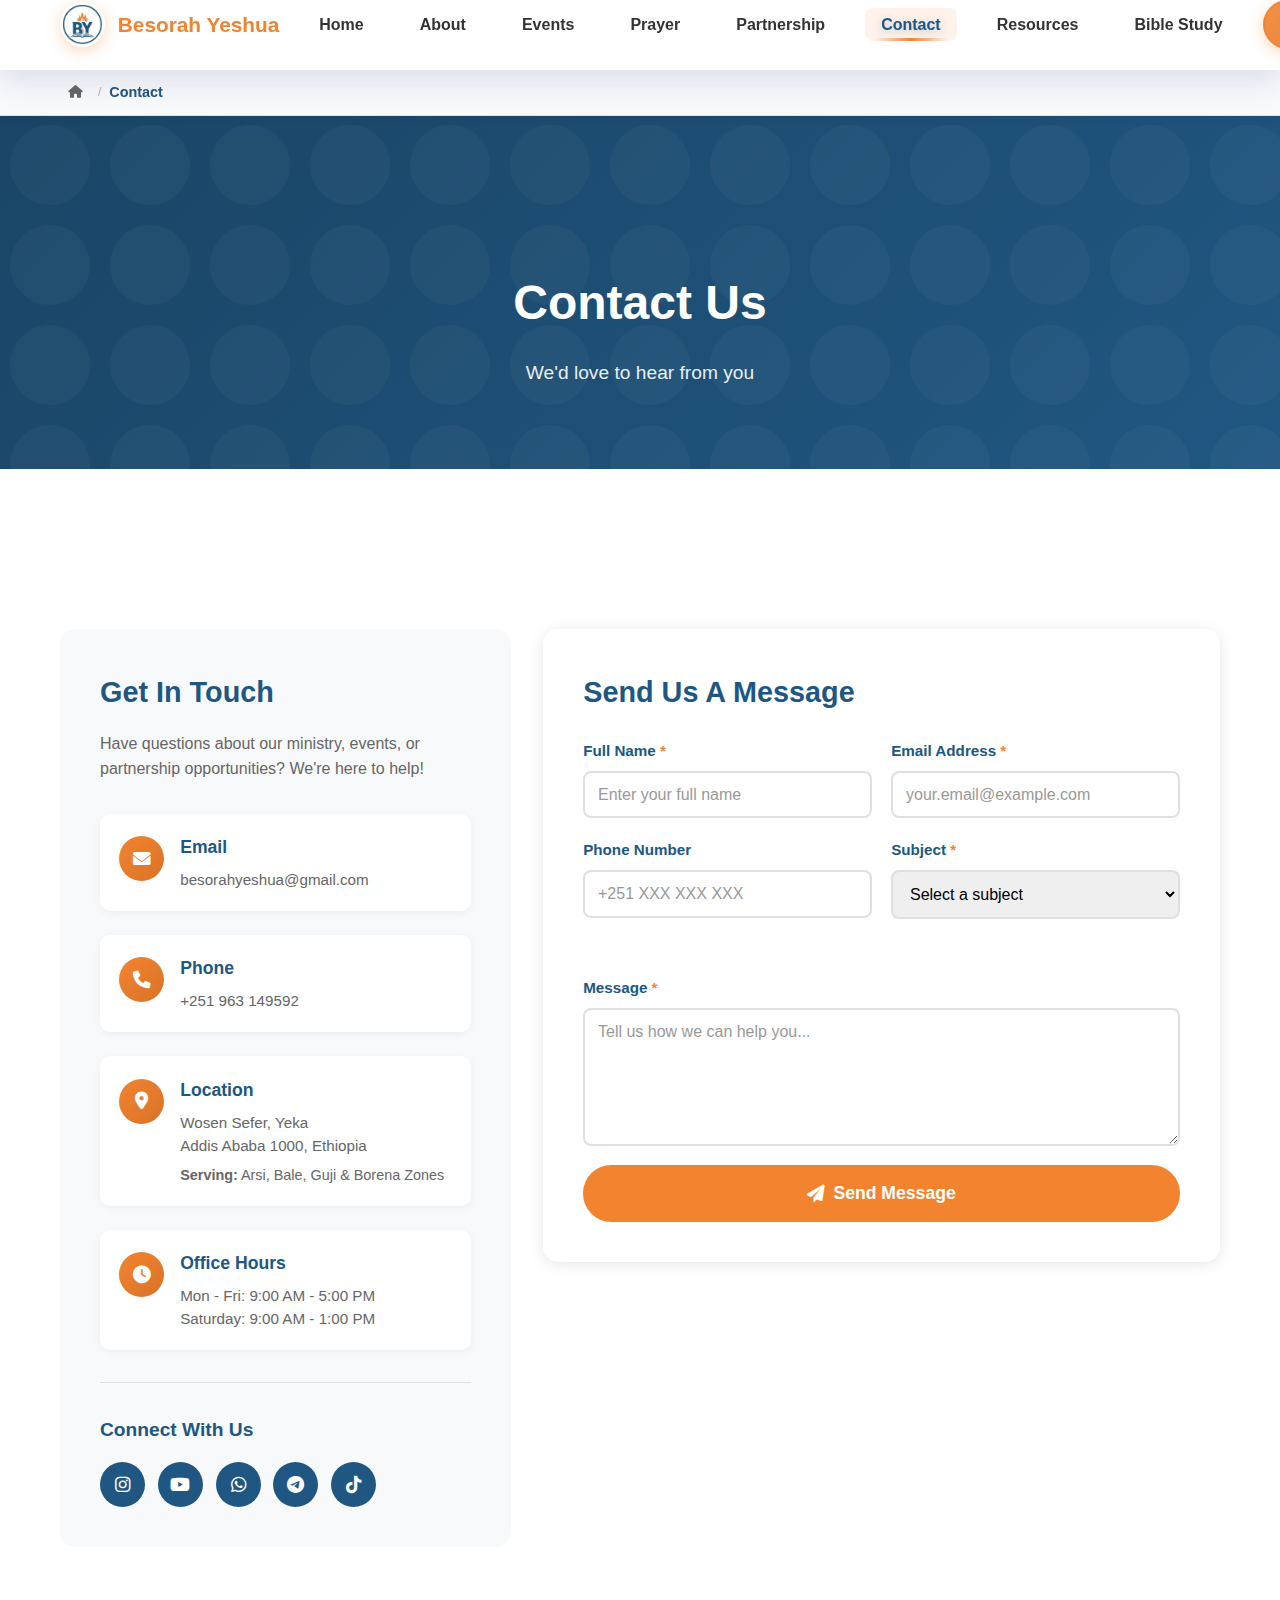
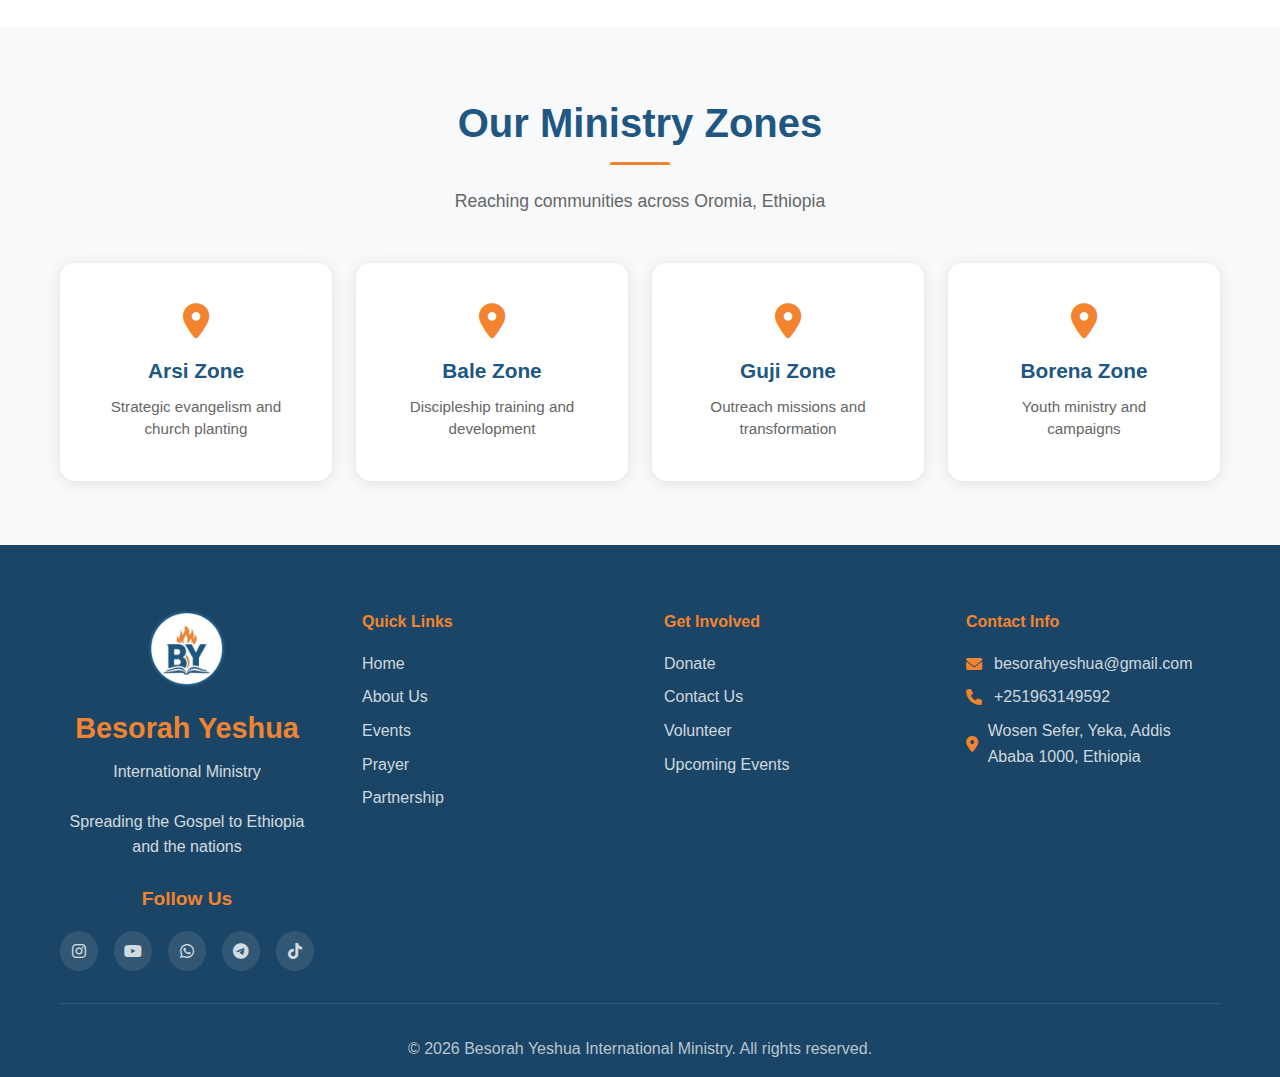
<file: contact.html>
<!DOCTYPE html>
<html lang="en">
<head>
    <meta charset="UTF-8">
    <meta name="viewport" content="width=device-width, initial-scale=1.0">
    <meta name="description" content="Contact Besorah Yeshua International Ministry. Reach us for general inquiries, partnership opportunities, event registration, or support. Located in Addis Ababa, Ethiopia serving Arsi, Bale, Guji, and Borena zones.">
    
    <!-- Enhanced SEO -->
    <meta name="robots" content="index, follow, max-image-preview:large">
    <meta name="keywords" content="contact Besorah Yeshua, Ethiopian ministry contact, church contact Ethiopia, ministry inquiries, event registration, partnership contact, Addis Ababa ministry">
    
    <!-- Canonical URL -->
    <link rel="canonical" href="https://besorayeshuaministry.netlify.app/contact.html">
    
    <!-- Open Graph / Facebook -->
    <meta property="og:type" content="website">
    <meta property="og:url" content="https://besorayeshuaministry.netlify.app/contact.html">
    <meta property="og:title" content="Contact Us - Besorah Yeshua International Ministry">
    <meta property="og:description" content="Get in touch with Besorah Yeshua International Ministry. We'd love to hear from you about partnership, events, or general inquiries.">
    <meta property="og:image" content="https://besorayeshuaministry.netlify.app/images/logo.png">
    
    <!-- Security -->
    <meta http-equiv="Content-Security-Policy" content="default-src 'self'; script-src 'self' 'unsafe-inline' https://cdnjs.cloudflare.com; style-src 'self' 'unsafe-inline' https://cdnjs.cloudflare.com; img-src 'self' data: https:; font-src 'self' https://cdnjs.cloudflare.com; connect-src 'self';">
    
    <title>Contact Us - Besorah Yeshua International Ministry</title>
    
    <!-- Preconnect to external resources -->
    <link rel="preconnect" href="https://cdnjs.cloudflare.com" crossorigin>
    
    <!-- Critical CSS inline -->
    <style>
        *{margin:0;padding:0;box-sizing:border-box}
        body{font-family:'Segoe UI',Tahoma,Geneva,Verdana,sans-serif;line-height:1.6;color:#333;overflow-x:hidden}
        .page-loader{position:fixed;top:0;left:0;width:100%;height:100%;background:#fff;display:flex;align-items:center;justify-content:center;z-index:99999;transition:opacity 0.3s ease}
        .loader-spinner{border:4px solid #f3f3f3;border-top:4px solid #205782;border-radius:50%;width:50px;height:50px;animation:spin 1s linear infinite}
        @keyframes spin{0%{transform:rotate(0deg)}100%{transform:rotate(360deg)}}
        .hidden-field{position:absolute;left:-9999px;opacity:0;pointer-events:none}
        .error-message{display:none;color:#dc2626;font-size:0.875rem;margin-top:0.25rem}
        .error-message.active{display:block}
        .form-group.error input,.form-group.error select,.form-group.error textarea{border-color:#dc2626}
    </style>
    
    <!-- CSS Loading Order -->
    <link rel="stylesheet" href="styles/style.css">
    <link rel="stylesheet" href="styles/navigation.css">
    <link rel="stylesheet" href="https://cdnjs.cloudflare.com/ajax/libs/font-awesome/6.0.0/css/all.min.css" crossorigin="anonymous">
    
    <!-- Favicons -->
    <link rel="icon" type="image/x-icon" href="images/favicon.ico">
    <link rel="apple-touch-icon" sizes="180x180" href="images/apple-touch-icon.png">
    <link rel="icon" type="image/png" sizes="32x32" href="images/favicon-32x32.png">
    <link rel="icon" type="image/png" sizes="16x16" href="images/favicon-16x16.png">
    
    <!-- Schema.org markup -->
    <script type="application/ld+json">
    {
      "@context": "https://schema.org",
      "@type": "ContactPage",
      "name": "Contact Besorah Yeshua International Ministry",
      "url": "https://besorayeshuaministry.netlify.app/contact.html",
      "mainEntity": {
        "@type": "ReligiousOrganization",
        "name": "Besorah Yeshua International Ministry",
        "telephone": "+251-963-149592",
        "email": "besorahyeshua@gmail.com",
        "address": {
          "@type": "PostalAddress",
          "streetAddress": "Wosen Sefer, Yeka",
          "addressLocality": "Addis Ababa",
          "postalCode": "1000",
          "addressCountry": "ET"
        }
      }
    }
    </script>
    
    <style>
        /* Form Message Styles */
        .form-message {
            padding: 1rem;
            border-radius: 8px;
            margin-top: 1rem;
            display: none;
            animation: slideDown 0.3s ease;
        }
        
        .form-message.success {
            background-color: #ecfdf5;
            border: 1px solid #10b981;
            color: #065f46;
            display: flex;
            align-items: center;
            gap: 0.5rem;
        }
        
        .form-message.error {
            background-color: #fef2f2;
            border: 1px solid #ef4444;
            color: #991b1b;
            display: flex;
            align-items: center;
            gap: 0.5rem;
        }
        
        .form-message i {
            font-size: 1.2rem;
        }
        
        @keyframes slideDown {
            from {
                opacity: 0;
                transform: translateY(-10px);
            }
            to {
                opacity: 1;
                transform: translateY(0);
            }
        }
        
        /* Loading state for submit button */
        .btn-submit.loading {
            opacity: 0.7;
            pointer-events: none;
            position: relative;
        }
        
        .btn-submit.loading::after {
            content: '';
            display: inline-block;
            width: 14px;
            height: 14px;
            margin-left: 8px;
            border: 2px solid #fff;
            border-top-color: transparent;
            border-radius: 50%;
            animation: spin 0.6s linear infinite;
        }

        /* Event fields animation */
        #eventSelectionGroup,
        #churchGroup {
            overflow: hidden;
            transition: all 0.3s ease;
            max-height: 0;
            opacity: 0;
        }

        #eventSelectionGroup.show,
        #churchGroup.show {
            max-height: 200px;
            opacity: 1;
            margin-bottom: 1.5rem;
        }
    </style>
</head>
<body>
    <!-- Page Loader -->
    <div class="page-loader">
        <div class="loader-spinner"></div>
    </div>

    <!-- Skip to main content for accessibility -->
    <a href="#main-content" class="skip-to-content">Skip to main content</a>

    <!-- Header -->
    <header>
        <nav class="navbar" role="navigation" aria-label="Main navigation">
            <div class="nav-container">
                <div class="nav-logo">
                    <a href="index.html" aria-label="Besorah Yeshua International Ministry Home">
                        <img src="images/logo.png" 
                             alt="Besorah Yeshua Ministry Logo" 
                             class="logo" 
                             width="50" 
                             height="50"
                             loading="eager">
                        <span class="logo-text">Besorah Yeshua</span>
                    </a>
                </div>
                
                <ul class="nav-menu" id="nav-menu">
                    <li class="nav-item"><a href="index.html" class="nav-link">Home</a></li>
                    <li class="nav-item"><a href="about.html" class="nav-link">About</a></li>
                    <li class="nav-item"><a href="events.html" class="nav-link">Events</a></li>
                    <li class="nav-item"><a href="prayer.html" class="nav-link">Prayer</a></li>
                    <li class="nav-item"><a href="partnership.html" class="nav-link">Partnership</a></li>
                    <li class="nav-item"><a href="contact.html" class="nav-link active" aria-current="page">Contact</a></li>
                    <li class="nav-item"><a href="resources.html" class="nav-link">Resources</a></li>
                    <li class="nav-item"><a href="bible-planner.html" class="nav-link">Bible Study</a></li>
                </ul>
                
                <a href="donate.html" class="btn btn-donate">Donate</a>
                
                <button class="hamburger" data-nav-toggle aria-label="Toggle navigation menu" aria-expanded="false">
                    <span class="bar"></span>
                    <span class="bar"></span>
                    <span class="bar"></span>
                </button>
            </div>
        </nav>
    </header>

    <!-- Main Content -->
    <main id="main-content">
        <!-- Page Header -->
        <section class="page-header">
            <div class="container">
                <h1>Contact Us</h1>
                <p>We'd love to hear from you</p>
            </div>
        </section>

        <!-- Contact Section -->
        <section class="contact-section" aria-labelledby="contact-heading">
            <div class="container">
                <div class="contact-grid">
                    <!-- Contact Info -->
                    <div class="contact-info-box">
                        <h2 id="contact-heading">Get In Touch</h2>
                        <p>Have questions about our ministry, events, or partnership opportunities? We're here to help!</p>
                        
                        <div class="contact-items">
                            <div class="contact-item">
                                <div class="contact-icon" aria-hidden="true">
                                    <i class="fas fa-envelope"></i>
                                </div>
                                <div class="contact-details">
                                    <h3>Email</h3>
                                    <p><a href="mailto:besorahyeshua@gmail.com">besorahyeshua@gmail.com</a></p>
                                </div>
                            </div>

                            <div class="contact-item">
                                <div class="contact-icon" aria-hidden="true">
                                    <i class="fas fa-phone"></i>
                                </div>
                                <div class="contact-details">
                                    <h3>Phone</h3>
                                    <p><a href="tel:+251963149592">+251 963 149592</a></p>
                                </div>
                            </div>

                            <div class="contact-item">
                                <div class="contact-icon" aria-hidden="true">
                                    <i class="fas fa-map-marker-alt"></i>
                                </div>
                                <div class="contact-details">
                                    <h3>Location</h3>
                                    <p>Wosen Sefer, Yeka<br>Addis Ababa 1000, Ethiopia</p>
                                    <p style="font-size: 0.9rem; color: #666; margin-top: 0.5rem;">
                                        <strong>Serving:</strong> Arsi, Bale, Guji &amp; Borena Zones
                                    </p>
                                </div>
                            </div>

                            <div class="contact-item">
                                <div class="contact-icon" aria-hidden="true">
                                    <i class="fas fa-clock"></i>
                                </div>
                                <div class="contact-details">
                                    <h3>Office Hours</h3>
                                    <p>Mon - Fri: 9:00 AM - 5:00 PM<br>Saturday: 9:00 AM - 1:00 PM</p>
                                </div>
                            </div>
                        </div>

                        <div class="social-connect">
                            <h3>Connect With Us</h3>
                            <div class="social-links-large">
                                <a href="https://www.instagram.com/byministry_et" 
                                   aria-label="Follow us on Instagram" 
                                   target="_blank" 
                                   rel="noopener noreferrer">
                                    <i class="fab fa-instagram" aria-hidden="true"></i>
                                </a>
                                <a href="https://youtube.com/@byministry_et" 
                                   aria-label="Subscribe to our YouTube channel" 
                                   target="_blank" 
                                   rel="noopener noreferrer">
                                    <i class="fab fa-youtube" aria-hidden="true"></i>
                                </a>
                                <a href="https://chat.whatsapp.com/CzuJYpQ0SoM7IjGLnKSGlP" 
                                   aria-label="Join our WhatsApp community" 
                                   target="_blank" 
                                   rel="noopener noreferrer">
                                    <i class="fab fa-whatsapp" aria-hidden="true"></i>
                                </a>
                                <a href="https://t.me/byministry" 
                                   aria-label="Join our Telegram channel" 
                                   target="_blank" 
                                   rel="noopener noreferrer">
                                    <i class="fab fa-telegram" aria-hidden="true"></i>
                                </a>
                                <a href="https://tiktok.com/@besorah.yeshua" 
                                   aria-label="Follow us on TikTok" 
                                   target="_blank" 
                                   rel="noopener noreferrer">
                                    <i class="fab fa-tiktok" aria-hidden="true"></i>
                                </a>
                            </div>
                        </div>
                    </div>

                    <!-- Contact Form with Netlify Forms Integration -->
                    <div class="contact-form-box">
                        <h2>Send Us A Message</h2>
                        
                        <!-- Netlify Form - Enhanced for Event Registration -->
                        <form 
                            name="contact" 
                            method="POST" 
                            data-netlify="true"
                            netlify-honeypot="bot-field"                        
                            action="/thank-you.html"
                            class="contact-form"
                            id="contactForm">
                            
                            <!-- Hidden field for Netlify form detection -->
                            <input type="hidden" name="form-name" value="contact">
                            
                            <!-- Honeypot field for spam protection -->
                            <p class="hidden-field">
                                <label>Don't fill this out if you're human: 
                                    <input name="bot-field" tabindex="-1" autocomplete="off">
                                </label>
                            </p>

                            <div class="form-row">
                                <div class="form-group">
                                    <label for="name">
                                        Full Name <span class="required" aria-label="required">*</span>
                                    </label>
                                    <input 
                                        type="text" 
                                        id="name" 
                                        name="name" 
                                        required 
                                        aria-required="true"
                                        placeholder="Enter your full name"
                                        autocomplete="name">
                                    <span class="error-message" id="name-error" role="alert">Please enter your full name</span>
                                </div>
                                
                                <div class="form-group">
                                    <label for="email">
                                        Email Address <span class="required" aria-label="required">*</span>
                                    </label>
                                    <input 
                                        type="email" 
                                        id="email" 
                                        name="email" 
                                        required 
                                        aria-required="true"
                                        placeholder="your.email@example.com"
                                        autocomplete="email">
                                    <span class="error-message" id="email-error" role="alert">Please enter a valid email address</span>
                                </div>
                            </div>

                            <div class="form-row">
                                <div class="form-group">
                                    <label for="phone">Phone Number</label>
                                    <input 
                                        type="tel" 
                                        id="phone" 
                                        name="phone"
                                        placeholder="+251 XXX XXX XXX"
                                        autocomplete="tel">
                                </div>
                                
                                <div class="form-group">
                                    <label for="subject">
                                        Subject <span class="required" aria-label="required">*</span>
                                    </label>
                                    <select 
                                        id="subject" 
                                        name="subject" 
                                        required 
                                        aria-required="true">
                                        <option value="">Select a subject</option>
                                        <option value="general">General Inquiry</option>
                                        <option value="partnership">Partnership</option>
                                        <option value="event-registration">Event Registration</option>
                                        <option value="donation">Donation</option>
                                        <option value="prayer-request">Prayer Request</option>
                                        <option value="other">Other</option>
                                    </select>
                                    <span class="error-message" id="subject-error" role="alert">Please select a subject</span>
                                </div>
                            </div>

                            <!-- Event Selection Field (shown when Event Registration is selected) -->
                            <div class="form-group" id="eventSelectionGroup">
                                <label for="event">
                                    Select Event <span class="required" aria-label="required">*</span>
                                </label>
                                <select id="event" name="event">
                                    <option value="">Choose an event</option>
                                    <option value="Leadership Conference 2024 - Mar 15, Adama">Leadership Conference 2024 - Mar 15, Adama</option>
                                    <option value="Arsi Zone Evangelism - Apr 5, Asella">Arsi Zone Evangelism - Apr 5, Asella</option>
                                    <option value="Discipleship Training - Apr 20, Bale Zone">Discipleship Training - Apr 20, Bale Zone</option>
                                    <option value="National Prayer Day - May 1, All Churches">National Prayer Day - May 1, All Churches</option>
                                    <option value="Guji Zone Outreach - May 15, Guji Zone">Guji Zone Outreach - May 15, Guji Zone</option>
                                    <option value="Youth Leaders Summit - Jun 10, Borena Zone">Youth Leaders Summit - Jun 10, Borena Zone</option>
                                </select>
                                <span class="error-message" id="event-error" role="alert">Please select an event</span>
                            </div>

                            <!-- Church/Organization Field (shown for event registration) -->
                            <div class="form-group" id="churchGroup">
                                <label for="church">Church/Organization</label>
                                <input 
                                    type="text" 
                                    id="church" 
                                    name="church"
                                    placeholder="Your church or organization name">
                            </div>

                            <div class="form-group">
                                <label for="message">
                                    Message <span class="required" aria-label="required">*</span>
                                </label>
                                <textarea 
                                    id="message" 
                                    name="message" 
                                    rows="6" 
                                    required 
                                    aria-required="true"
                                    placeholder="Tell us how we can help you..."></textarea>
                                <span class="error-message" id="message-error" role="alert">Please enter your message</span>
                            </div>

                            <button type="submit" class="btn btn-primary btn-submit">
                                <i class="fas fa-paper-plane" aria-hidden="true"></i> Send Message
                            </button>
                        </form>
                    </div>
                </div>
            </div>
        </section>

        <!-- Ministry Zones -->
        <section class="ministry-zones" aria-labelledby="zones-heading">
            <div class="container">
                <div class="section-header">
                    <h2 id="zones-heading">Our Ministry Zones</h2>
                    <p>Reaching communities across Oromia, Ethiopia</p>
                </div>
                <div class="zones-grid">
                    <article class="zone-card">
                        <i class="fas fa-map-marker-alt" aria-hidden="true"></i>
                        <h3>Arsi Zone</h3>
                        <p>Strategic evangelism and church planting</p>
                    </article>
                    <article class="zone-card">
                        <i class="fas fa-map-marker-alt" aria-hidden="true"></i>
                        <h3>Bale Zone</h3>
                        <p>Discipleship training and development</p>
                    </article>
                    <article class="zone-card">
                        <i class="fas fa-map-marker-alt" aria-hidden="true"></i>
                        <h3>Guji Zone</h3>
                        <p>Outreach missions and transformation</p>
                    </article>
                    <article class="zone-card">
                        <i class="fas fa-map-marker-alt" aria-hidden="true"></i>
                        <h3>Borena Zone</h3>
                        <p>Youth ministry and campaigns</p>
                    </article>
                </div>
            </div>
        </section>
    </main>

    <!-- Footer -->
    <footer role="contentinfo">
        <div class="container">
            <div class="footer-content">
                <div class="footer-section">
                    <img src="images/logo.png" alt="Besorah Yeshua Ministry Logo" class="footer-logo" width="60" height="60">
                    <span class="footer-site-name">Besorah Yeshua</span>
                    <p class="footer-tagline">International Ministry</p>
                    <p class="footer-tagline">Spreading the Gospel to Ethiopia and the nations</p>
                    <span class="follow-us">Follow Us</span>
                    <div class="social-links">
                        <a href="https://www.instagram.com/byministry_et" aria-label="Follow us on Instagram" target="_blank" rel="noopener noreferrer">
                            <i class="fab fa-instagram" aria-hidden="true"></i>
                        </a>
                        <a href="https://youtube.com/@byministry_et" aria-label="Subscribe to our YouTube channel" target="_blank" rel="noopener noreferrer">
                            <i class="fab fa-youtube" aria-hidden="true"></i>
                        </a>
                        <a href="https://chat.whatsapp.com/CzuJYpQ0SoM7IjGLnKSGlP" aria-label="Join our WhatsApp group" target="_blank" rel="noopener noreferrer">
                            <i class="fab fa-whatsapp" aria-hidden="true"></i>
                        </a>
                        <a href="https://t.me/byministry" aria-label="Join our Telegram channel" target="_blank" rel="noopener noreferrer">
                            <i class="fab fa-telegram" aria-hidden="true"></i>
                        </a>
                        <a href="https://tiktok.com/@besorah.yeshua" aria-label="Follow us on TikTok" target="_blank" rel="noopener noreferrer">
                            <i class="fab fa-tiktok" aria-hidden="true"></i>
                        </a>
                    </div>
                </div>
                
                <div class="footer-section">
                    <h4>Quick Links</h4>
                    <ul>
                        <li><a href="index.html">Home</a></li>
                        <li><a href="about.html">About Us</a></li>
                        <li><a href="events.html">Events</a></li>
                        <li><a href="prayer.html">Prayer</a></li>
                        <li><a href="partnership.html">Partnership</a></li>
                    </ul>
                </div>
                <div class="footer-section">
                    <h4>Get Involved</h4>
                    <ul>
                        <li><a href="donate.html">Donate</a></li>
                        <li><a href="contact.html">Contact Us</a></li>
                        <li><a href="partnership.html">Volunteer</a></li>
                        <li><a href="events.html">Upcoming Events</a></li>
                    </ul>
                </div>
                <div class="footer-section">
                    <h4>Contact Info</h4>
                    <ul class="contact-info">
                        <li><i class="fas fa-envelope" aria-hidden="true"></i> besorahyeshua@gmail.com</li>
                        <li><i class="fas fa-phone" aria-hidden="true"></i> +251963149592</li>
                        <li><i class="fas fa-map-marker-alt" aria-hidden="true"></i> Wosen Sefer, Yeka, Addis Ababa 1000, Ethiopia</li>
                    </ul>
                </div>                
            </div>
            <div class="footer-bottom">
               <p>&copy; <span id="copyright-year">2024</span> Besorah Yeshua International Ministry. All rights reserved.</p>
            </div>
        </div>
    </footer>

    <!-- Contact Form Functionality -->
    <script>
        document.addEventListener('DOMContentLoaded', function() {
            // Update copyright year
            const yearEl = document.getElementById('copyright-year');
            if (yearEl) {
                yearEl.textContent = new Date().getFullYear();
            }

            // Form elements
            const subjectSelect = document.getElementById('subject');
            const eventGroup = document.getElementById('eventSelectionGroup');
            const churchGroup = document.getElementById('churchGroup');
            const eventSelect = document.getElementById('event');
            const contactForm = document.getElementById('contactForm');
            
            // Show/hide event fields based on subject selection
            function toggleEventFields() {
                const isEventRegistration = subjectSelect.value === 'event-registration';
                
                if (isEventRegistration) {
                    eventGroup.classList.add('show');
                    churchGroup.classList.add('show');
                    eventSelect.setAttribute('required', 'required');
                    eventSelect.setAttribute('aria-required', 'true');
                    
                    // Update form action for event registration with event details
                    const selectedEvent = eventSelect.value;
                    if (selectedEvent) {
                        contactForm.setAttribute('action', `/thank-you.html?form=event&event=${encodeURIComponent(selectedEvent)}`);
                    } else {
                        contactForm.setAttribute('action', '/thank-you.html?form=event');
                    }
                } else {
                    eventGroup.classList.remove('show');
                    churchGroup.classList.remove('show');
                    eventSelect.removeAttribute('required');
                    eventSelect.removeAttribute('aria-required');
                    eventSelect.value = '';
                    
                    // Reset form action for general contact
                    contactForm.setAttribute('action', '/thank-you.html');
                }
            }
            
            // Listen for subject change
            subjectSelect.addEventListener('change', toggleEventFields);
            
            // Listen for event selection to update form action
            eventSelect.addEventListener('change', function() {
                if (subjectSelect.value === 'event-registration' && this.value) {
                    contactForm.setAttribute('action', `/thank-you.html?form=event&event=${encodeURIComponent(this.value)}`);
                }
            });
            
            // Check URL parameters for pre-filled event registration
            const urlParams = new URLSearchParams(window.location.search);
            const eventParam = urlParams.get('event');
            
            if (eventParam) {
                subjectSelect.value = 'event-registration';
                toggleEventFields();
                
                // Try to match the event parameter with an option
                const options = Array.from(eventSelect.options);
                const matchingOption = options.find(opt => 
                    opt.value.toLowerCase().includes(eventParam.toLowerCase())
                );
                
                if (matchingOption) {
                    eventSelect.value = matchingOption.value;
                    contactForm.setAttribute('action', `/thank-you.html?form=event&event=${encodeURIComponent(matchingOption.value)}`);
                }
            }
            
            // Form validation
            contactForm.addEventListener('submit', function(e) {
                let isValid = true;
                
                // Validate required fields
                const requiredFields = contactForm.querySelectorAll('[required]');
                requiredFields.forEach(field => {
                    if (!field.value.trim()) {
                        isValid = false;
                        const errorMsg = field.parentElement.querySelector('.error-message');
                        if (errorMsg) {
                            errorMsg.classList.add('active');
                        }
                        field.parentElement.classList.add('error');
                    }
                });
                
                if (!isValid) {
                    e.preventDefault();
                    const firstError = contactForm.querySelector('.form-group.error input, .form-group.error select, .form-group.error textarea');
                    if (firstError) {
                        firstError.focus();
                        firstError.scrollIntoView({ behavior: 'smooth', block: 'center' });
                    }
                    return;
                }
                
                // Show loading state
                const submitBtn = contactForm.querySelector('.btn-submit');
                submitBtn.classList.add('loading');
                submitBtn.disabled = true;
            });
            
            // Real-time validation - clear errors on input
            const formFields = contactForm.querySelectorAll('input, select, textarea');
            formFields.forEach(field => {
                field.addEventListener('input', function() {
                    const errorMsg = this.parentElement.querySelector('.error-message');
                    if (errorMsg) {
                        errorMsg.classList.remove('active');
                    }
                    this.parentElement.classList.remove('error');
                });
            });
            
            // Hide page loader
            setTimeout(function() {
                const loader = document.querySelector('.page-loader');
                if (loader) {
                    loader.style.opacity = '0';
                    setTimeout(function() {
                        loader.style.display = 'none';
                    }, 300);
                }
            }, 1000);
        });
    </script>
    <!-- Scroll to Top Button -->
    <button id="scrollTopBtn" class="scroll-top" aria-label="Scroll to top" style="display: none;">
        <i class="fas fa-chevron-up"></i>
    </button>

    <!-- JavaScript Files - CORRECTED ORDER -->
    <script src="scripts/navigation.js"></script>
    <script src="scripts/main.js"></script>
</body>
</html>
</file>
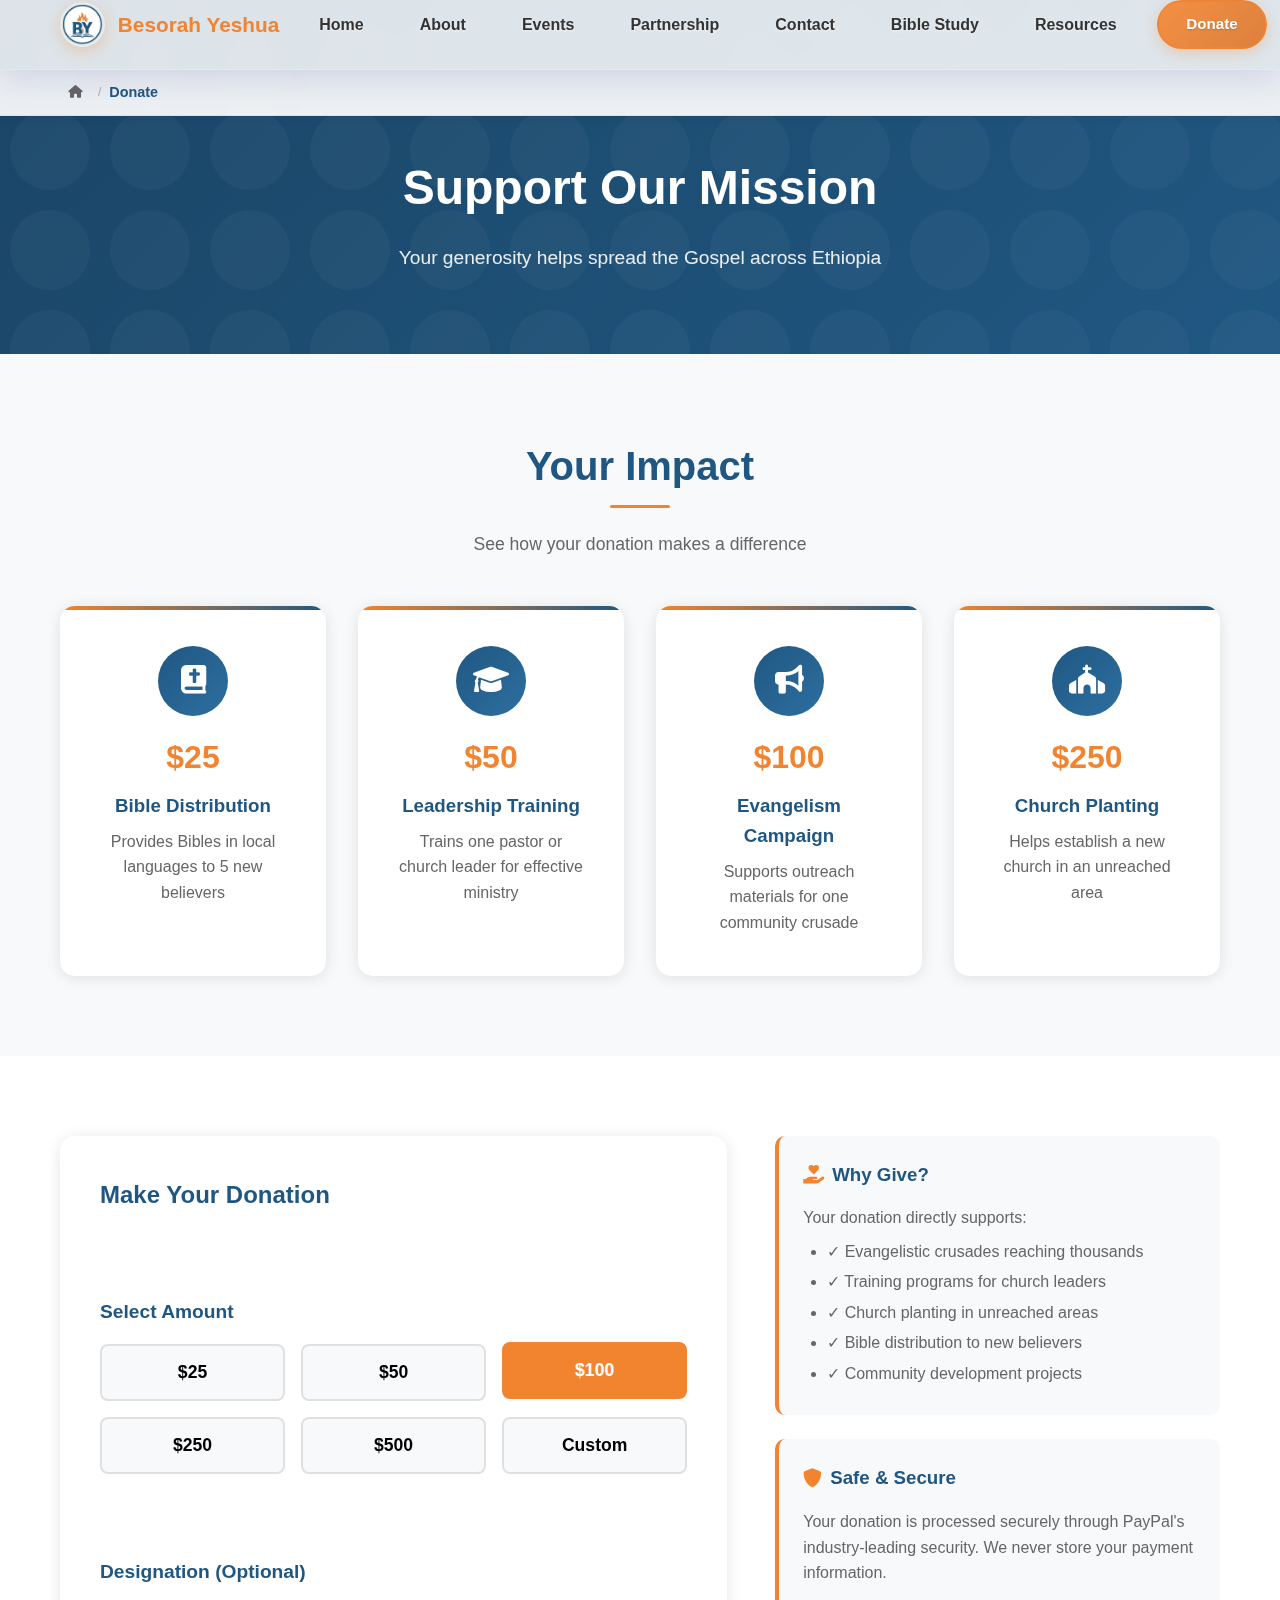
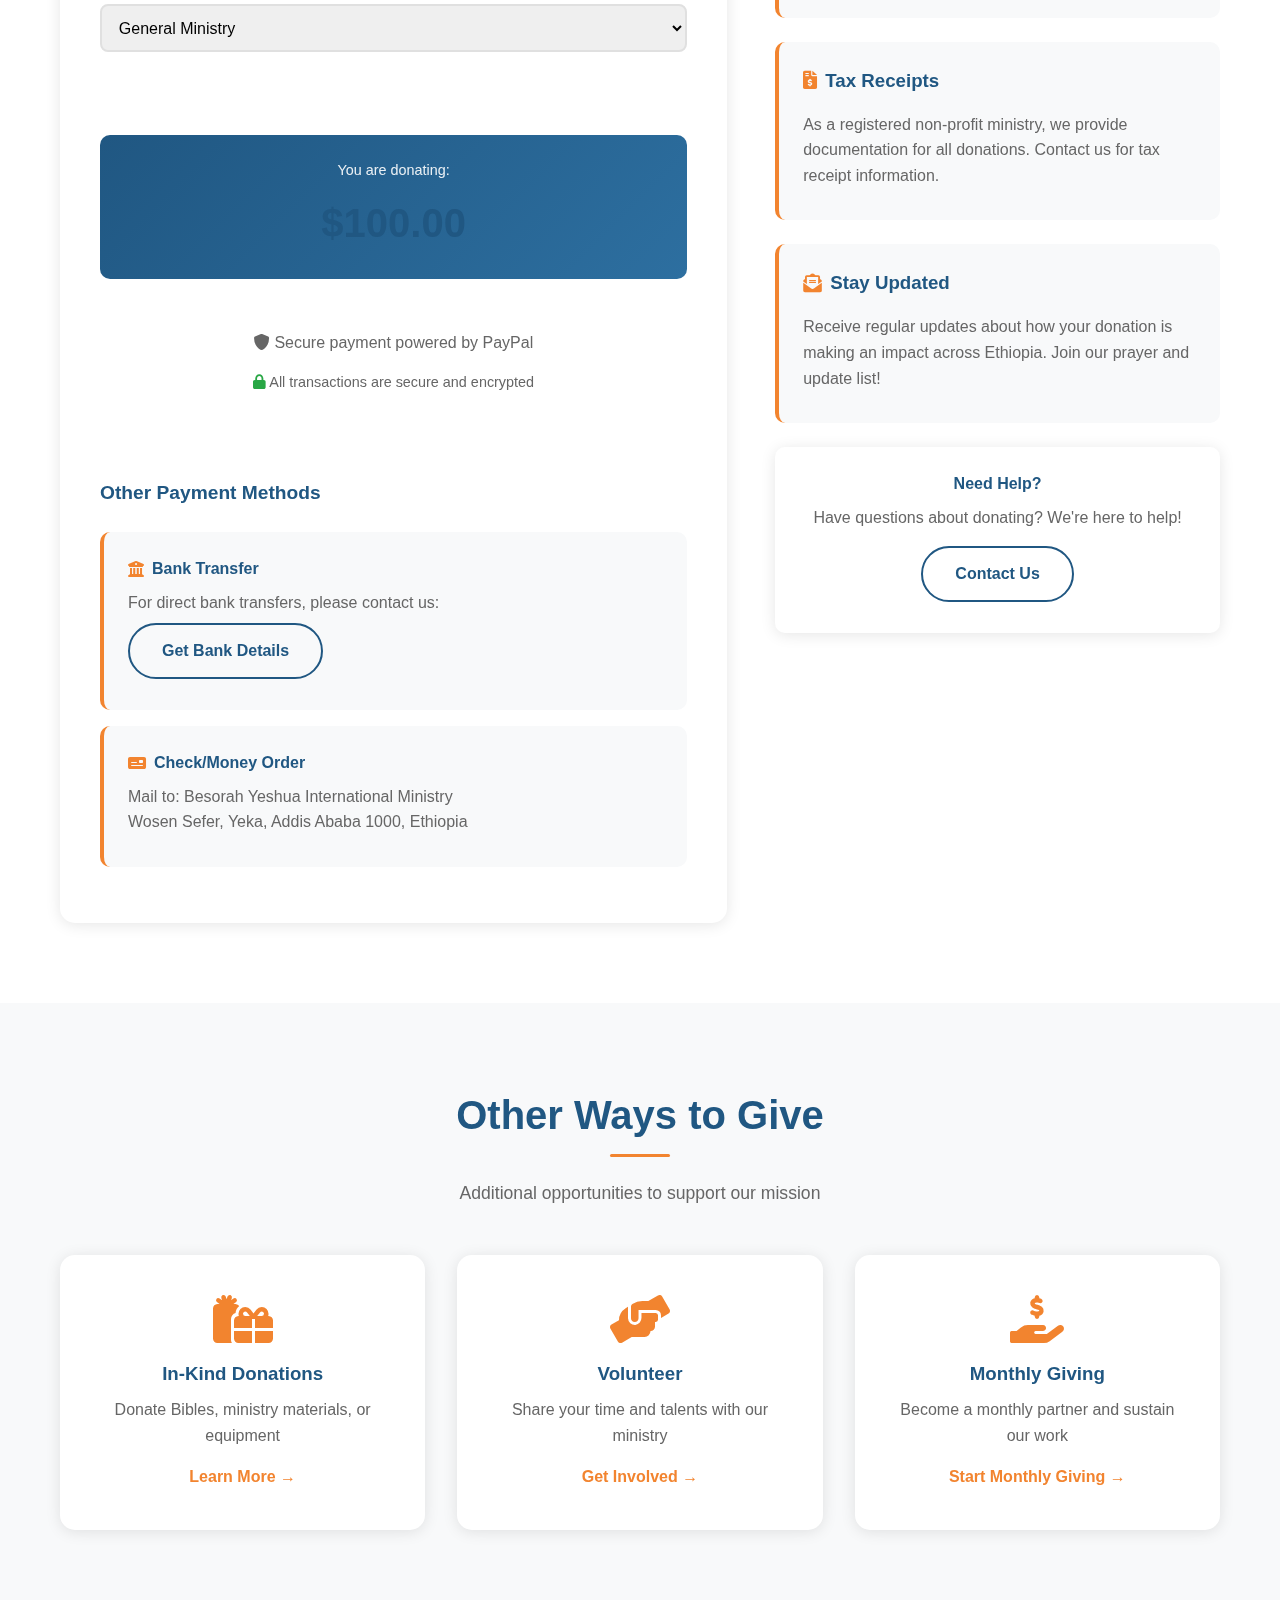
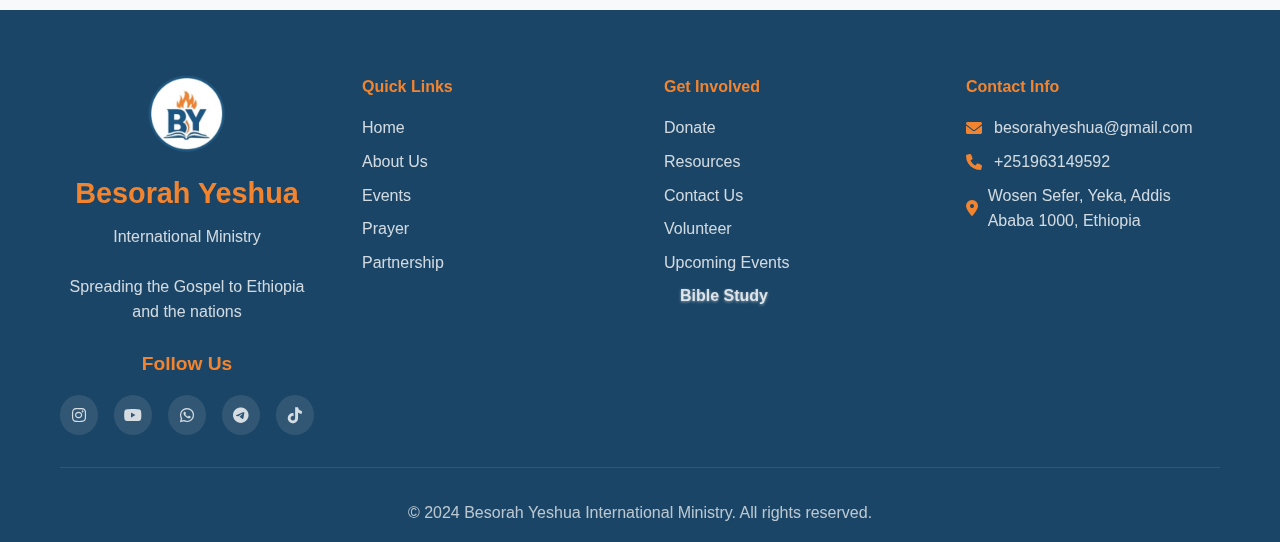
<file: donate.html>
<!DOCTYPE html>
<html lang="en">
<head>
    <meta charset="UTF-8">
    <meta name="viewport" content="width=device-width, initial-scale=1.0">
    <meta name="description" content="Learn about Besorah Yeshua International Ministry's mission, vision, and impact across Ethiopia. Spreading the Gospel through evangelism, discipleship, and church planting in Arsi, Bale, Guji, and Borena zones.">
    
    <!-- Enhanced SEO -->
    <meta name="robots" content="index, follow, max-image-preview:large">
    <meta name="googlebot" content="index, follow">
    <meta name="keywords" content="Besorah Yeshua, Ethiopian ministry, Gospel, church planting, evangelism, discipleship, Oromia, Christian ministry Ethiopia">
    <meta name="author" content="Besorah Yeshua International Ministry">
    
    <!-- Canonical URL -->
    <link rel="canonical" href="https://besorayeshuaministry.netlify.app/about.html">
    
    <!-- Open Graph / Facebook -->
    <meta property="og:type" content="website">
    <meta property="og:url" content="https://besorayeshuaministry.netlify.app/about.html">
    <meta property="og:title" content="About Us - Besorah Yeshua International Ministry">
    <meta property="og:description" content="Learn about our mission to spread the Gospel across Ethiopia through evangelism, discipleship, and church planting.">
    <meta property="og:image" content="https://besorayeshuaministry.netlify.app/images/logo.png">
    
    <!-- Twitter -->
    <meta property="twitter:card" content="summary_large_image">
    <meta property="twitter:url" content="https://besorayeshuaministry.netlify.app/about.html">
    <meta property="twitter:title" content="About Us - Besorah Yeshua International Ministry">
    <meta property="twitter:description" content="Learn about our mission to spread the Gospel across Ethiopia through evangelism, discipleship, and church planting.">
    <meta property="twitter:image" content="https://besorayeshuaministry.netlify.app/images/logo.png">
    
    <!-- Security -->
    <meta http-equiv="Content-Security-Policy" content="default-src 'self'; script-src 'self' 'unsafe-inline' https://cdnjs.cloudflare.com; style-src 'self' 'unsafe-inline' https://cdnjs.cloudflare.com; img-src 'self' data: https:; font-src 'self' https://cdnjs.cloudflare.com; connect-src 'self';">
    
    <title>About Us - Besorah Yeshua International Ministry</title>
    
    <!-- Preconnect to external resources -->
    <link rel="preconnect" href="https://cdnjs.cloudflare.com" crossorigin>
    <link rel="dns-prefetch" href="https://cdnjs.cloudflare.com">
    
    <!-- Preload critical resources -->
    <link rel="preload" href="styles/style.css" as="style">
    <link rel="preload" href="images/logo.png" as="image">
    
    <!-- Critical CSS inline -->
    <style>
        /* Critical above-fold styles */
        *{margin:0;padding:0;box-sizing:border-box}
        body{font-family:'Segoe UI',Tahoma,Geneva,Verdana,sans-serif;line-height:1.6;color:#333;overflow-x:hidden}
        header{position:fixed;width:100%;top:0;z-index:1000;background:rgba(255,255,255,.95);backdrop-filter:blur(20px);-webkit-backdrop-filter:blur(20px);border-bottom:1px solid rgba(255,255,255,.2);box-shadow:0 2px 10px rgba(0,0,0,.1);transition:all 0.3s ease}
        .container{max-width:1200px;margin:0 auto;padding:0 20px}
        .skip-to-content{position:absolute;left:-9999px;z-index:9999;padding:1rem;background:#205782;color:#fff;text-decoration:none;border-radius:4px;font-weight:600}
        .skip-to-content:focus{left:1rem;top:1rem}
        .sr-only{position:absolute;width:1px;height:1px;padding:0;margin:-1px;overflow:hidden;clip:rect(0,0,0,0);white-space:nowrap;border-width:0}
        .page-loader{position:fixed;top:0;left:0;width:100%;height:100%;background:#fff;display:flex;align-items:center;justify-content:center;z-index:99999;transition:opacity 0.3s ease}
        .loader-spinner{border:4px solid #f3f3f3;border-top:4px solid #205782;border-radius:50%;width:50px;height:50px;animation:spin 1s linear infinite}
        @keyframes spin{0%{transform:rotate(0deg)}100%{transform:rotate(360deg)}}
        @media(max-width:768px){body{font-size:14px}}
    </style>
    
    <!-- CSS Loading Order -->
    <link rel="stylesheet" href="styles/style.css">
    <link rel="stylesheet" href="styles/navigation.css">
    <link rel="stylesheet" href="https://cdnjs.cloudflare.com/ajax/libs/font-awesome/6.0.0/css/all.min.css" integrity="sha512-9usAa10IRO0HhonpyAIVpjrylPvoDwiPUiKdWk5t3PyolY1cOd4DSE0Ga+ri4AuTroPR5aQvXU9xC6qOPnzFeg==" crossorigin="anonymous" referrerpolicy="no-referrer">
 
    <!-- Favicons -->
    <link rel="icon" type="image/x-icon" href="images/favicon.ico">
    <link rel="apple-touch-icon" sizes="180x180" href="images/apple-touch-icon.png">
    <link rel="icon" type="image/png" sizes="32x32" href="images/favicon-32x32.png">
    <link rel="icon" type="image/png" sizes="16x16" href="images/favicon-16x16.png">
    
    <!-- Schema.org markup for Ministry -->
    <script type="application/ld+json">
    {
      "@context": "https://schema.org",
      "@type": "ReligiousOrganization",
      "name": "Besorah Yeshua International Ministry",
      "url": "https://besorayeshuaministry.netlify.app",
      "logo": "https://besorayeshuaministry.netlify.app/images/logo.png",
      "description": "Spreading the Gospel across Ethiopia through evangelism, discipleship, and church planting",
      "foundingDate": "2010",
      "address": {
        "@type": "PostalAddress",
        "streetAddress": "Wosen Sefer, Yeka",
        "addressLocality": "Addis Ababa",
        "postalCode": "1000",
        "addressCountry": "ET"
      },
      "contactPoint": {
        "@type": "ContactPoint",
        "telephone": "+251-963-149592",
        "contactType": "Customer Service",
        "email": "besorahyeshua@gmail.com"
      },
      "sameAs": [
        "https://www.instagram.com/byministry_et",
        "https://youtube.com/@byministry_et",
        "https://t.me/byministry",
        "https://tiktok.com/@besorah.yeshua"
      ],
      "areaServed": {
        "@type": "Place",
        "name": "Ethiopia"
      },
      "knowsAbout": [
        "Evangelism",
        "Church Planting",
        "Discipleship",
        "Christian Ministry"
      ]
    }
    </script>
    
    <!-- Breadcrumb Schema -->
    <script type="application/ld+json">
    {
      "@context": "https://schema.org",
      "@type": "BreadcrumbList",
      "itemListElement": [{
        "@type": "ListItem",
        "position": 1,
        "name": "Home",
        "item": "https://besorayeshuaministry.netlify.app/"
      },{
        "@type": "ListItem",
        "position": 2,
        "name": "About",
        "item": "https://besorayeshuaministry.netlify.app/about.html"
      }]
    }
    </script>
</head>
<body>
    <!-- Page Loader -->
    <div class="page-loader">
        <div class="loader-spinner"></div>
    </div>

    <!-- Skip to main content for accessibility -->
    <a href="#main-content" class="skip-to-content">Skip to main content</a>
    
    <header>
        <nav class="navbar">
            <div class="nav-container">
                <div class="nav-logo">
                    <a href="index.html">
                        <img src="images/logo.png" alt="Besorah Yeshua International Ministry" class="logo">
                        <span class="logo-text">Besorah Yeshua</span>
                    </a>
                </div>
                <ul class="nav-menu">
                    <li class="nav-item">
                        <a href="index.html" class="nav-link">Home</a>
                    </li>
                    <li class="nav-item">
                        <a href="about.html" class="nav-link">About</a>
                    </li>
                    <li class="nav-item">
                        <a href="events.html" class="nav-link">Events</a>
                    </li>
                    <li class="nav-item">
                        <a href="partnership.html" class="nav-link">Partnership</a>
                    </li>
                    <li class="nav-item">
                        <a href="contact.html" class="nav-link">Contact</a>
                    </li>
                    
                                        <li class="nav-item">
                        <a href="bible-planner.html" class="nav-link active">Bible Study</a>
                    </li>
  
                                        
                    <li class="nav-item">
                        <a href="resources.html" class="nav-link active">Resources</a>
                    </li>
                    
                </ul>
                <a href="donate.html" class="btn btn-donate active">Donate</a>
                <div class="hamburger" aria-label="Toggle navigation menu" aria-expanded="false">
                    <span class="bar"></span>
                    <span class="bar"></span>
                    <span class="bar"></span>
                </div>
            </div>
        </nav>
    </header>

    <!-- Page Header -->
    <section class="page-header">
        <div class="container">
            <h1>Support Our Mission</h1>
            <p>Your generosity helps spread the Gospel across Ethiopia</p>
        </div>
    </section>

    <!-- Impact Section -->
    <section class="donation-impact">
        <div class="container">
            <div class="section-header">
                <h2>Your Impact</h2>
                <p>See how your donation makes a difference</p>
            </div>
            <div class="impact-examples-grid">
                <div class="impact-example">
                    <div class="impact-icon">
                        <i class="fas fa-bible"></i>
                    </div>
                    <div class="impact-amount">$25</div>
                    <h3>Bible Distribution</h3>
                    <p>Provides Bibles in local languages to 5 new believers</p>
                </div>
                <div class="impact-example">
                    <div class="impact-icon">
                        <i class="fas fa-graduation-cap"></i>
                    </div>
                    <div class="impact-amount">$50</div>
                    <h3>Leadership Training</h3>
                    <p>Trains one pastor or church leader for effective ministry</p>
                </div>
                <div class="impact-example">
                    <div class="impact-icon">
                        <i class="fas fa-bullhorn"></i>
                    </div>
                    <div class="impact-amount">$100</div>
                    <h3>Evangelism Campaign</h3>
                    <p>Supports outreach materials for one community crusade</p>
                </div>
                <div class="impact-example">
                    <div class="impact-icon">
                        <i class="fas fa-church"></i>
                    </div>
                    <div class="impact-amount">$250</div>
                    <h3>Church Planting</h3>
                    <p>Helps establish a new church in an unreached area</p>
                </div>
            </div>
        </div>
    </section>

    <!-- Donation Form Section -->
    <section class="donation-form-section">
        <div class="container">
            <div class="donation-form-grid">
                <!-- Donation Options -->
                <div class="donation-options">
                    <h2>Make Your Donation</h2>
                    
                    <div class="giving-type">
                        <h3>Select Amount</h3>
                        <div class="amount-buttons">
                            <button class="amount-btn" data-amount="25" aria-pressed="false">$25</button>
                            <button class="amount-btn" data-amount="50" aria-pressed="false">$50</button>
                            <button class="amount-btn active" data-amount="100" aria-pressed="true">$100</button>
                            <button class="amount-btn" data-amount="250" aria-pressed="false">$250</button>
                            <button class="amount-btn" data-amount="500" aria-pressed="false">$500</button>
                            <button class="amount-btn" data-amount="custom" aria-pressed="false">Custom</button>
                        </div>
                        <div class="custom-amount-input" style="display: none;">
                            <label for="customAmount">Enter Amount ($)</label>
                            <input type="number" id="customAmount" min="1" placeholder="Enter amount" value="100">
                        </div>
                    </div>

                    <div class="designation">
                        <h3>Designation (Optional)</h3>
                        <select id="designation" aria-label="Choose donation designation">
                            <option value="general">General Ministry</option>
                            <option value="evangelism">Evangelism Campaigns</option>
                            <option value="training">Leadership Training</option>
                            <option value="church-planting">Church Planting</option>
                            <option value="bibles">Bible Distribution</option>
                        </select>
                    </div>

                    <!-- Selected Amount Display -->
                    <div class="selected-amount-display">
                        <p>You are donating:</p>
                        <h2 id="displayAmount">$100.00</h2>
                    </div>

                    <!-- PayPal Button Container -->
                    <div class="paypal-section">
                        <div class="paypal-info">
                            <p><i class="fas fa-shield-alt"></i> Secure payment powered by PayPal</p>
                        </div>
                        <div id="paypal-button-container"></div>
                        <p class="security-note">
                            <i class="fas fa-lock"></i> All transactions are secure and encrypted
                        </p>
                    </div>

                    <!-- Alternative Payment Methods -->
                    <div class="alternative-payment">
                        <h3>Other Payment Methods</h3>
                        <div class="payment-method-card">
                            <h4><i class="fas fa-university"></i> Bank Transfer</h4>
                            <p>For direct bank transfers, please contact us:</p>
                            <a href="contact.html" class="btn btn-outline">Get Bank Details</a>
                        </div>
                        <div class="payment-method-card">
                            <h4><i class="fas fa-money-check"></i> Check/Money Order</h4>
                            <p>Mail to: Besorah Yeshua International Ministry<br>
                            Wosen Sefer, Yeka, Addis Ababa 1000, Ethiopia</p>
                        </div>
                    </div>
                </div>

                <!-- Donation Info -->
                <div class="donation-info-box">
                    <div class="info-card">
                        <h3><i class="fas fa-hand-holding-heart"></i> Why Give?</h3>
                        <p>Your donation directly supports:</p>
                        <ul>
                            <li>✓ Evangelistic crusades reaching thousands</li>
                            <li>✓ Training programs for church leaders</li>
                            <li>✓ Church planting in unreached areas</li>
                            <li>✓ Bible distribution to new believers</li>
                            <li>✓ Community development projects</li>
                        </ul>
                    </div>

                    <div class="info-card">
                        <h3><i class="fas fa-shield-alt"></i> Safe & Secure</h3>
                        <p>Your donation is processed securely through PayPal's industry-leading security. We never store your payment information.</p>
                    </div>

                    <div class="info-card">
                        <h3><i class="fas fa-file-invoice-dollar"></i> Tax Receipts</h3>
                        <p>As a registered non-profit ministry, we provide documentation for all donations. Contact us for tax receipt information.</p>
                    </div>

                    <div class="info-card">
                        <h3><i class="fas fa-envelope-open-text"></i> Stay Updated</h3>
                        <p>Receive regular updates about how your donation is making an impact across Ethiopia. Join our prayer and update list!</p>
                    </div>

                    <div class="help-box">
                        <h4>Need Help?</h4>
                        <p>Have questions about donating? We're here to help!</p>
                        <a href="contact.html" class="btn btn-outline">Contact Us</a>
                    </div>
                </div>
            </div>
        </div>
    </section>

    <!-- Other Ways to Give -->
    <section class="other-ways">
        <div class="container">
            <div class="section-header">
                <h2>Other Ways to Give</h2>
                <p>Additional opportunities to support our mission</p>
            </div>
            <div class="ways-grid">
                <div class="way-card">
                    <i class="fas fa-gifts"></i>
                    <h3>In-Kind Donations</h3>
                    <p>Donate Bibles, ministry materials, or equipment</p>
                    <a href="contact.html">Learn More →</a>
                </div>
                <div class="way-card">
                    <i class="fas fa-hands-helping"></i>
                    <h3>Volunteer</h3>
                    <p>Share your time and talents with our ministry</p>
                    <a href="partnership.html">Get Involved →</a>
                </div>
                <div class="way-card">
                    <i class="fas fa-hand-holding-usd"></i>
                    <h3>Monthly Giving</h3>
                    <p>Become a monthly partner and sustain our work</p>
                    <a href="contact.html">Start Monthly Giving →</a>
                </div>
            </div>
        </div>
    </section>

    <!-- Footer -->
    <footer>
        <div class="container">
            <div class="footer-content">
<div class="footer-section">
    <img src="images/logo.png" alt="Besorah Yeshua International Ministry" class="footer-logo">
    <span class="footer-site-name">Besorah Yeshua</span>
    <p class="footer-tagline">International Ministry</p>
    <p class="footer-tagline">Spreading the Gospel to Ethiopia and the nations</p>
    <span class="follow-us">Follow Us</span>
    <div class="social-links">
        <a href="https://www.instagram.com/byministry_et" aria-label="Instagram" target="_blank" rel="noopener noreferrer">
            <i class="fab fa-instagram"></i>
        </a>
        <a href="https://youtube.com/@byministry_et" aria-label="YouTube" target="_blank" rel="noopener noreferrer">
            <i class="fab fa-youtube"></i>
        </a>
        <a href="https://chat.whatsapp.com/CzuJYpQ0SoM7IjGLnKSGlP" aria-label="WhatsApp Group" target="_blank" rel="noopener noreferrer">
            <i class="fab fa-whatsapp"></i>
        </a>
        <a href="https://t.me/byministry" aria-label="Telegram" target="_blank" rel="noopener noreferrer">
            <i class="fab fa-telegram"></i>
        </a>
        <a href="https://tiktok.com/@besorah.yeshua" aria-label="TikTok" target="_blank" rel="noopener noreferrer">
            <i class="fab fa-tiktok"></i>
        </a>
    </div>
</div>
                <div class="footer-section">
                    <h4>Quick Links</h4>
                    <ul>
                        <li><a href="index.html">Home</a></li>
                        <li><a href="about.html">About Us</a></li>
                        <li><a href="events.html">Events</a></li>
                                                <li><a href="prayer.html">Prayer</a></li>

                        <li><a href="partnership.html">Partnership</a></li>
                    </ul>
                </div>
                <div class="footer-section">
                    <h4>Get Involved</h4>
                    <ul>
                        <li><a href="donate.html">Donate</a></li>
                        
                                                <li><a href="resources.html">Resources</a></li>
                        
                        
                        <li><a href="contact.html">Contact Us</a></li>
                        <li><a href="partnership.html">Volunteer</a></li>
                        <li><a href="events.html">Upcoming Events</a></li>
                                                            <li class="nav-item">
                        <a href="bible-planner.html" class="nav-link active">Bible Study</a>
                    </li>
  
                        
                    </ul>
                </div>
                <div class="footer-section">
                    <h4>Contact Info</h4>
                    <ul class="contact-info">
                        <li><i class="fas fa-envelope"></i> besorahyeshua@gmail.com</li>
                        <li><i class="fas fa-phone"></i> +251963149592</li>
                        <li><i class="fas fa-map-marker-alt"></i> Wosen Sefer, Yeka, Addis Ababa 1000, Ethiopia</li>
                    </ul>
                </div>
            </div>
            <div class="footer-bottom">
              <p>© 2024 Besorah Yeshua International Ministry. All rights reserved.</p>
            </div>
        </div>
    </footer>

    <!-- PayPal SDK - SANDBOX MODE (Replace with production before going live) -->
    <script src="https://www.paypal.com/sdk/js?client-id=ATTWkwt_C05VlurMtNBHGVJl8EsufqW8lct4w04A7sYLsLqYBZX-B_HGXzT73hckaTIwvga-eyeWJDjA&currency=USD&intent=capture"></script>
    
    <script>
        // Global variables
        let selectedAmount = 100; // Default amount
        const displayAmount = document.getElementById('displayAmount');
        const customAmountInput = document.getElementById('customAmount');
        const customAmountDiv = document.querySelector('.custom-amount-input');

        // Amount button functionality
        document.querySelectorAll('.amount-btn').forEach(button => {
            button.addEventListener('click', function() {
                // Remove active class from all buttons
                document.querySelectorAll('.amount-btn').forEach(btn => {
                    btn.classList.remove('active');
                    btn.setAttribute('aria-pressed', 'false');
                });
                
                // Add active class to clicked button
                this.classList.add('active');
                this.setAttribute('aria-pressed', 'true');
                
                const amount = this.getAttribute('data-amount');
                
                if (amount === 'custom') {
                    customAmountDiv.style.display = 'block';
                    customAmountInput.focus();
                    selectedAmount = parseFloat(customAmountInput.value) || 100;
                } else {
                    customAmountDiv.style.display = 'none';
                    selectedAmount = parseFloat(amount);
                }
                
                updateDisplayAmount();
                renderPayPalButton();
            });
        });

        // Custom amount input
        if (customAmountInput) {
            customAmountInput.addEventListener('input', function() {
                const value = parseFloat(this.value);
                if (value && value > 0) {
                    selectedAmount = value;
                    updateDisplayAmount();
                    renderPayPalButton();
                }
            });
        }

        // Update display amount
        function updateDisplayAmount() {
            displayAmount.textContent = `$${selectedAmount.toFixed(2)}`;
        }

        // Clear existing PayPal button
        function clearPayPalButton() {
            const container = document.getElementById('paypal-button-container');
            container.innerHTML = '';
        }

        // Render PayPal Button
        function renderPayPalButton() {
            clearPayPalButton();
            
            paypal.Buttons({
                style: {
                    layout: 'vertical',
                    color: 'gold',
                    shape: 'rect',
                    label: 'donate',
                    height: 45
                },
                
                createOrder: function(data, actions) {
                    const designation = document.getElementById('designation').value;
                    const designationText = document.getElementById('designation').options[document.getElementById('designation').selectedIndex].text;
                    
                    return actions.order.create({
                        purchase_units: [{
                            amount: {
                                value: selectedAmount.toFixed(2),
                                currency_code: 'USD'
                            },
                            description: `Donation to Besorah Yeshua Ministry - ${designationText}`,
                            custom_id: designation
                        }]
                    });
                },
                
                onApprove: function(data, actions) {
                    return actions.order.capture().then(function(details) {
                        // Show success message
                        const payerName = details.payer.name.given_name;
                        const amount = details.purchase_units[0].amount.value;
                        
                        // Create success message
                        const successHTML = `
                            <div style="text-align: center; padding: 30px; background: #d4edda; border-radius: 10px; border: 2px solid #28a745;">
                                <i class="fas fa-check-circle" style="font-size: 50px; color: #28a745; margin-bottom: 20px;"></i>
                                <h2 style="color: #155724; margin-bottom: 15px;">Thank You, ${payerName}!</h2>
                                <p style="font-size: 1.2rem; color: #155724; margin-bottom: 10px;">
                                    Your donation of <strong>$${amount}</strong> has been received successfully.
                                </p>
                                <p style="color: #155724; margin-bottom: 20px;">
                                    Your generosity helps spread the Gospel across Ethiopia!
                                </p>
                                <p style="font-size: 0.9rem; color: #155724;">
                                    Transaction ID: ${details.id}
                                </p>
                                <div style="margin-top: 20px;">
                                    <a href="index.html" class="btn btn-primary" style="text-decoration: none; display: inline-block; margin: 10px;">Back to Home</a>
                                    <a href="about.html" class="btn btn-secondary" style="text-decoration: none; display: inline-block; margin: 10px;">Learn More</a>
                                </div>
                            </div>
                        `;
                        
                        // Replace PayPal button with success message
                        document.querySelector('.donation-options').innerHTML = successHTML;
                        
                        // Scroll to top
                        window.scrollTo({ top: 0, behavior: 'smooth' });
                        
                        console.log('Transaction completed by ' + payerName);
                        console.log('Transaction details:', details);
                    });
                },
                
                onError: function(err) {
                    console.error('PayPal Checkout Error:', err);
                    
                    // Show error message
                    const errorHTML = `
                        <div style="text-align: center; padding: 20px; background: #f8d7da; border-radius: 10px; border: 2px solid #dc3545;">
                            <i class="fas fa-exclamation-circle" style="font-size: 40px; color: #dc3545; margin-bottom: 15px;"></i>
                            <h3 style="color: #721c24;">Payment Error</h3>
                            <p style="color: #721c24;">
                                There was an error processing your donation. Please try again or contact us for assistance.
                            </p>
                            <button onclick="location.reload()" class="btn btn-primary" style="margin-top: 15px;">Try Again</button>
                        </div>
                    `;
                    
                    document.querySelector('.paypal-section').innerHTML = errorHTML;
                },
                
                onCancel: function(data) {
                    console.log('Transaction cancelled by user');
                    
                    // Show cancelled message
                    const cancelHTML = `
                        <div style="text-align: center; padding: 20px; background: #fff3cd; border-radius: 10px; border: 2px solid #ffc107; margin-top: 20px;">
                            <i class="fas fa-info-circle" style="font-size: 35px; color: #856404; margin-bottom: 10px;"></i>
                            <p style="color: #856404; margin-bottom: 15px;">
                                Your donation was cancelled. You can try again whenever you're ready.
                            </p>
                            <button onclick="location.reload()" class="btn btn-primary">Make Donation</button>
                        </div>
                    `;
                    
                    const existingCancel = document.querySelector('.cancel-message');
                    if (existingCancel) existingCancel.remove();
                    
                    const messageDiv = document.createElement('div');
                    messageDiv.className = 'cancel-message';
                    messageDiv.innerHTML = cancelHTML;
                    document.querySelector('.paypal-section').appendChild(messageDiv);
                }
            }).render('#paypal-button-container');
        }

        // Initial render
        document.addEventListener('DOMContentLoaded', function() {
            updateDisplayAmount();
            renderPayPalButton();
        });
    </script>
<!-- JavaScript with Error Handling -->
    <script>
        // Simple error handler for JavaScript files
        window.addEventListener('error', function(e) {
            console.log('Script error:', e.message);
            // Hide page loader if JavaScript fails
            const loader = document.querySelector('.page-loader');
            if (loader) {
                loader.style.display = 'none';
            }
        });
    </script>
    
    <!-- Load JavaScript with fallback - CORRECTED PATHS -->
    <script defer src="scripts/navigation.js" onerror="console.log('Failed to load navigation.js')"></script>
    <script defer src="scripts/main.js" onerror="console.log('Failed to load main.js')"></script>
    
</body>
</html>
</file>
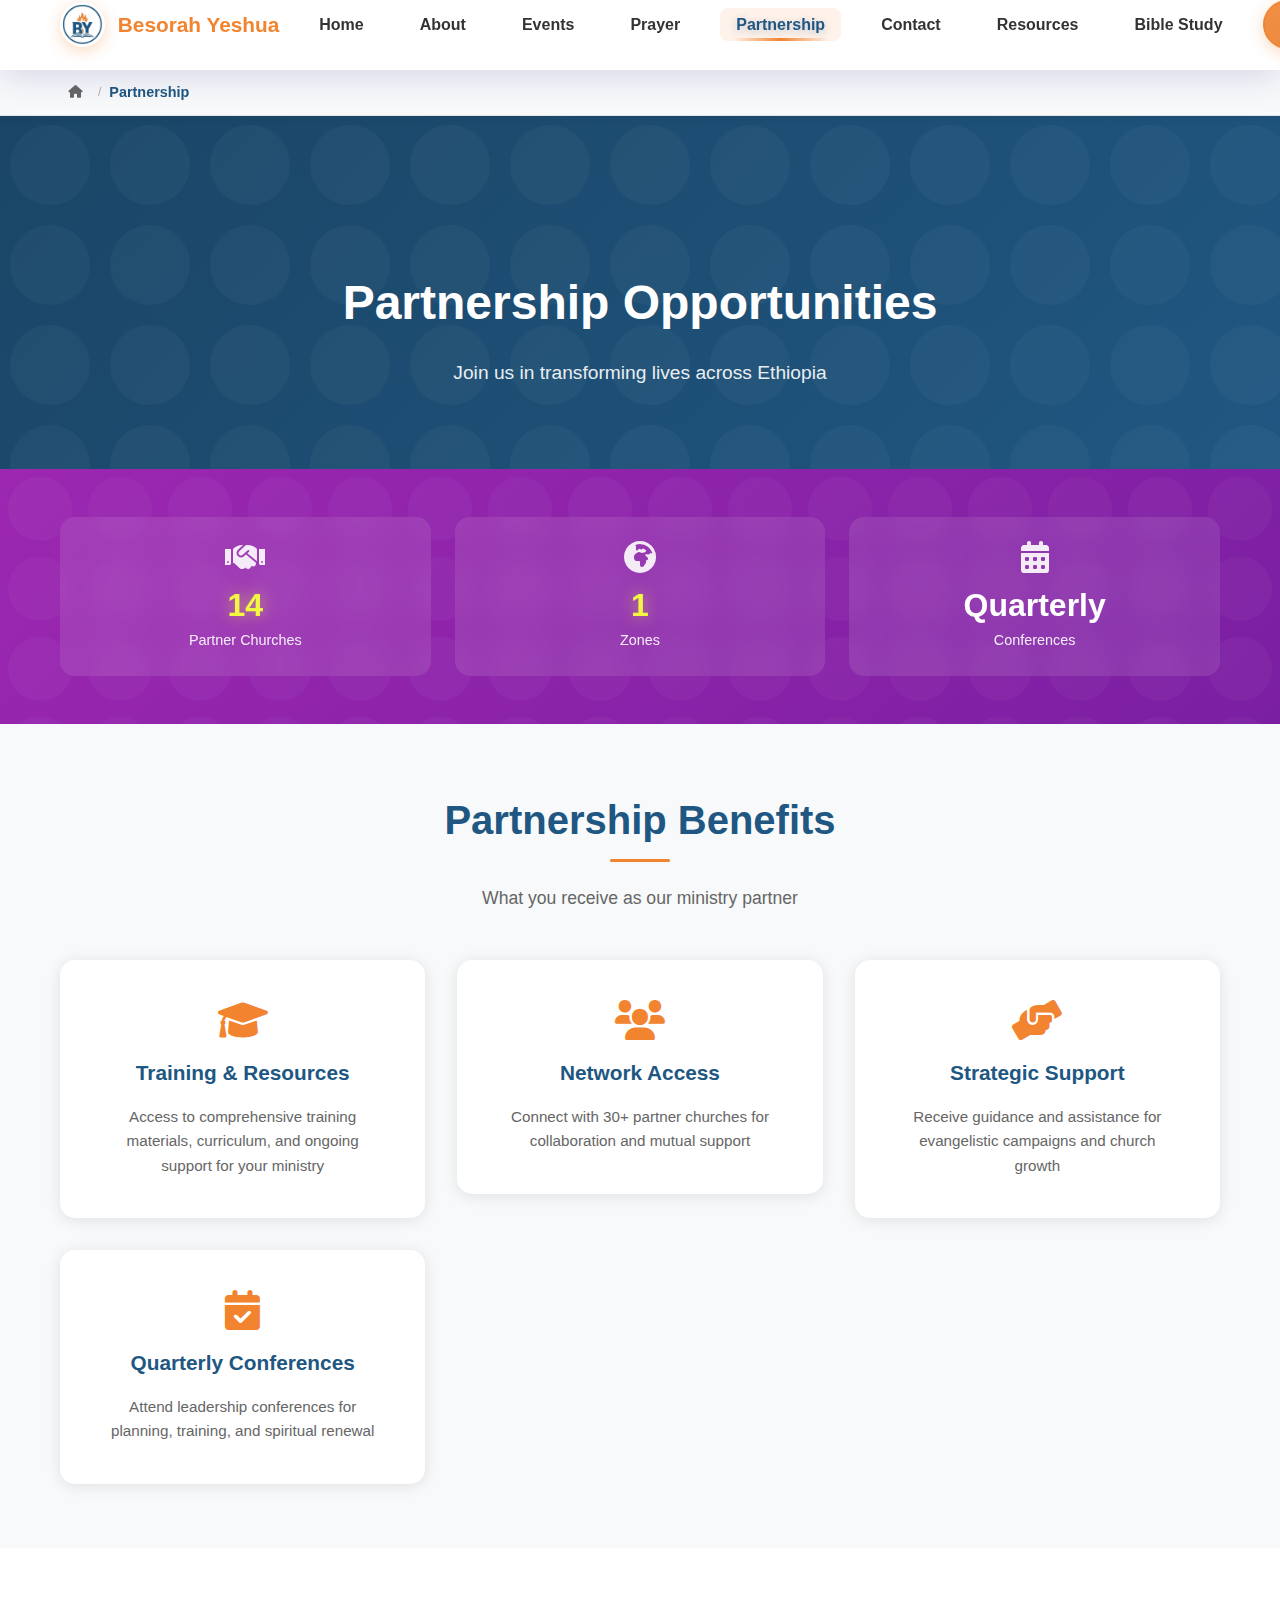
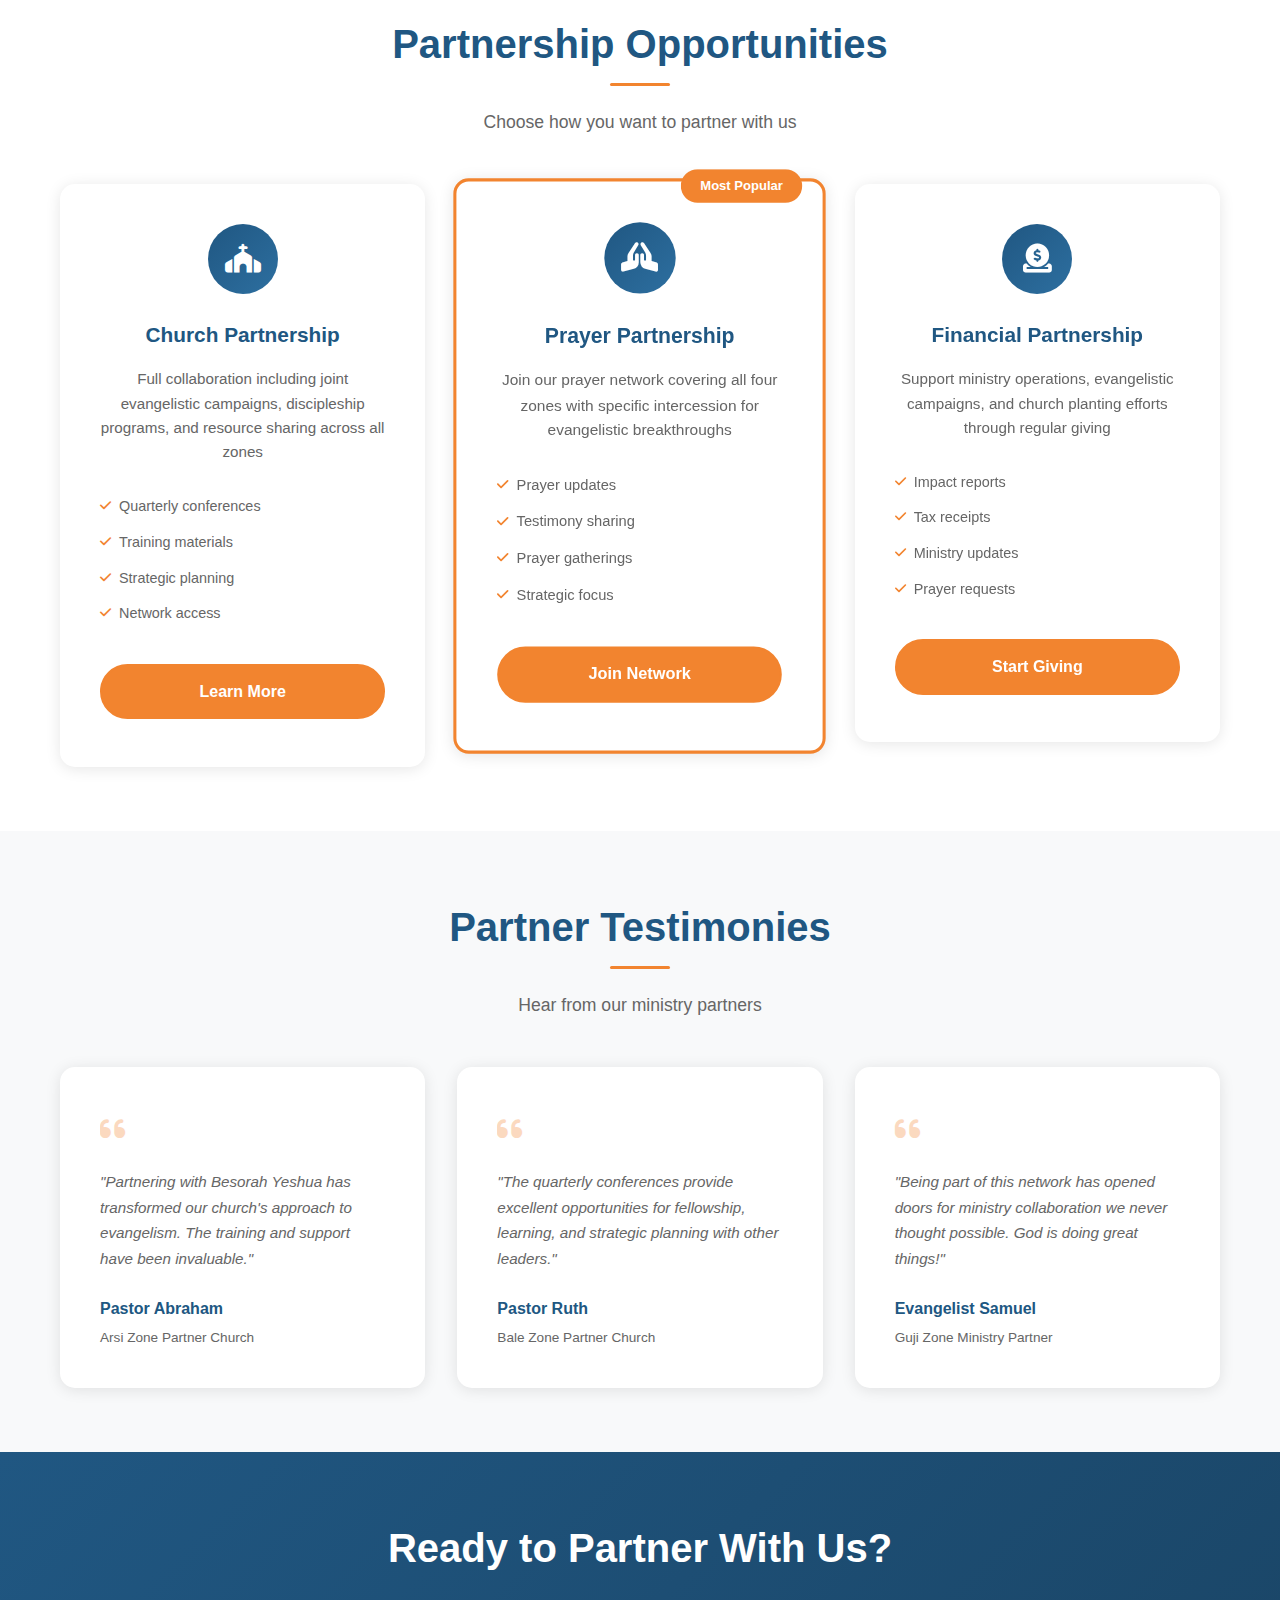
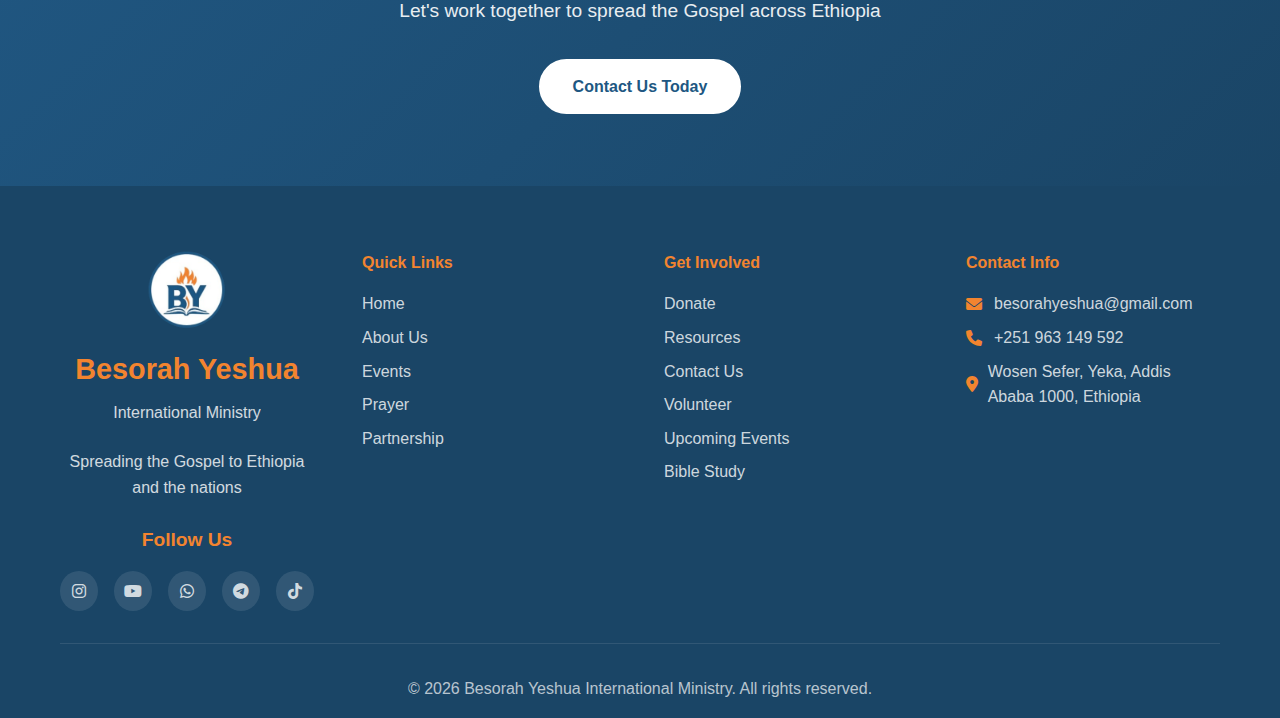
<file: partnership.html>
<!DOCTYPE html>
<html lang="en">
<head>
    <meta charset="UTF-8">
    <meta name="viewport" content="width=device-width, initial-scale=1.0">
    <meta name="description" content="Learn about Besorah Yeshua International Ministry's mission, vision, and impact across Ethiopia. Spreading the Gospel through evangelism, discipleship, and church planting in Arsi, Bale, Guji, and Borena zones.">
    
    <!-- Enhanced SEO -->
    <meta name="robots" content="index, follow, max-image-preview:large">
    <meta name="googlebot" content="index, follow">
    <meta name="keywords" content="Besorah Yeshua, Ethiopian ministry, Gospel, church planting, evangelism, discipleship, Oromia, Christian ministry Ethiopia">
    <meta name="author" content="Besorah Yeshua International Ministry">
    
    <!-- Canonical URL -->
    <link rel="canonical" href="https://besorayeshuaministry.netlify.app/about.html">
    
    <!-- Open Graph / Facebook -->
    <meta property="og:type" content="website">
    <meta property="og:url" content="https://besorayeshuaministry.netlify.app/about.html">
    <meta property="og:title" content="About Us - Besorah Yeshua International Ministry">
    <meta property="og:description" content="Learn about our mission to spread the Gospel across Ethiopia through evangelism, discipleship, and church planting.">
    <meta property="og:image" content="https://besorayeshuaministry.netlify.app/images/logo.png">
    
    <!-- Twitter -->
    <meta property="twitter:card" content="summary_large_image">
    <meta property="twitter:url" content="https://besorayeshuaministry.netlify.app/about.html">
    <meta property="twitter:title" content="About Us - Besorah Yeshua International Ministry">
    <meta property="twitter:description" content="Learn about our mission to spread the Gospel across Ethiopia through evangelism, discipleship, and church planting.">
    <meta property="twitter:image" content="https://besorayeshuaministry.netlify.app/images/logo.png">
    
    <!-- Security -->
    <meta http-equiv="Content-Security-Policy" content="default-src 'self'; script-src 'self' 'unsafe-inline' https://cdnjs.cloudflare.com; style-src 'self' 'unsafe-inline' https://cdnjs.cloudflare.com; img-src 'self' data: https:; font-src 'self' https://cdnjs.cloudflare.com; connect-src 'self';">
    
    <title>About Us - Besorah Yeshua International Ministry</title>
    
    <!-- Preconnect to external resources -->
    <link rel="preconnect" href="https://cdnjs.cloudflare.com" crossorigin>
    <link rel="dns-prefetch" href="https://cdnjs.cloudflare.com">
    
    <!-- Preload critical resources -->
    <link rel="preload" href="styles/style.css" as="style">
    <link rel="preload" href="images/logo.png" as="image">
    
    <!-- Critical CSS inline -->
    <style>
        /* Critical above-fold styles */
        *{margin:0;padding:0;box-sizing:border-box}
        body{font-family:'Segoe UI',Tahoma,Geneva,Verdana,sans-serif;line-height:1.6;color:#333;overflow-x:hidden}
        header{position:fixed;width:100%;top:0;z-index:1000;background:rgba(255,255,255,.95);backdrop-filter:blur(20px);-webkit-backdrop-filter:blur(20px);border-bottom:1px solid rgba(255,255,255,.2);box-shadow:0 2px 10px rgba(0,0,0,.1);transition:all 0.3s ease}
        .container{max-width:1200px;margin:0 auto;padding:0 20px}
        .skip-to-content{position:absolute;left:-9999px;z-index:9999;padding:1rem;background:#205782;color:#fff;text-decoration:none;border-radius:4px;font-weight:600}
        .skip-to-content:focus{left:1rem;top:1rem}
        .sr-only{position:absolute;width:1px;height:1px;padding:0;margin:-1px;overflow:hidden;clip:rect(0,0,0,0);white-space:nowrap;border-width:0}
        .page-loader{position:fixed;top:0;left:0;width:100%;height:100%;background:#fff;display:flex;align-items:center;justify-content:center;z-index:99999;transition:opacity 0.3s ease}
        .loader-spinner{border:4px solid #f3f3f3;border-top:4px solid #205782;border-radius:50%;width:50px;height:50px;animation:spin 1s linear infinite}
        @keyframes spin{0%{transform:rotate(0deg)}100%{transform:rotate(360deg)}}
        @media(max-width:768px){body{font-size:14px}}
    </style>
    
    <!-- CSS Loading Order -->
    <link rel="stylesheet" href="styles/style.css">
    <link rel="stylesheet" href="styles/navigation.css">
    <link rel="stylesheet" href="https://cdnjs.cloudflare.com/ajax/libs/font-awesome/6.0.0/css/all.min.css" integrity="sha512-9usAa10IRO0HhonpyAIVpjrylPvoDwiPUiKdWk5t3PyolY1cOd4DSE0Ga+ri4AuTroPR5aQvXU9xC6qOPnzFeg==" crossorigin="anonymous" referrerpolicy="no-referrer">
 
    <!-- Favicons -->
    <link rel="icon" type="image/x-icon" href="images/favicon.ico">
    <link rel="apple-touch-icon" sizes="180x180" href="images/apple-touch-icon.png">
    <link rel="icon" type="image/png" sizes="32x32" href="images/favicon-32x32.png">
    <link rel="icon" type="image/png" sizes="16x16" href="images/favicon-16x16.png">
    
    <!-- Schema.org markup for Ministry -->
    <script type="application/ld+json">
    {
      "@context": "https://schema.org",
      "@type": "ReligiousOrganization",
      "name": "Besorah Yeshua International Ministry",
      "url": "https://besorayeshuaministry.netlify.app",
      "logo": "https://besorayeshuaministry.netlify.app/images/logo.png",
      "description": "Spreading the Gospel across Ethiopia through evangelism, discipleship, and church planting",
      "foundingDate": "2010",
      "address": {
        "@type": "PostalAddress",
        "streetAddress": "Wosen Sefer, Yeka",
        "addressLocality": "Addis Ababa",
        "postalCode": "1000",
        "addressCountry": "ET"
      },
      "contactPoint": {
        "@type": "ContactPoint",
        "telephone": "+251-963-149592",
        "contactType": "Customer Service",
        "email": "besorahyeshua@gmail.com"
      },
      "sameAs": [
        "https://www.instagram.com/byministry_et",
        "https://youtube.com/@byministry_et",
        "https://t.me/byministry",
        "https://tiktok.com/@besorah.yeshua"
      ],
      "areaServed": {
        "@type": "Place",
        "name": "Ethiopia"
      },
      "knowsAbout": [
        "Evangelism",
        "Church Planting",
        "Discipleship",
        "Christian Ministry"
      ]
    }
    </script>
    
    <!-- Breadcrumb Schema -->
    <script type="application/ld+json">
    {
      "@context": "https://schema.org",
      "@type": "BreadcrumbList",
      "itemListElement": [{
        "@type": "ListItem",
        "position": 1,
        "name": "Home",
        "item": "https://besorayeshuaministry.netlify.app/"
      },{
        "@type": "ListItem",
        "position": 2,
        "name": "About",
        "item": "https://besorayeshuaministry.netlify.app/about.html"
      }]
    }
    </script>
</head>
<body>
    <!-- Page Loader -->
    <div class="page-loader">
        <div class="loader-spinner"></div>
    </div>

    <!-- Skip to main content for accessibility -->
    <a href="#main-content" class="skip-to-content">Skip to main content</a>

    <!-- Header -->
    <header>
        <nav class="navbar" role="navigation" aria-label="Main navigation">
            <div class="nav-container">
                <div class="nav-logo">
                    <a href="index.html">
                        <img src="images/logo.png" 
                             alt="Besorah Yeshua International Ministry" 
                             class="logo" 
                             width="50" 
                             height="50"
                             loading="eager"
                             decoding="async">
                        <span class="logo-text">Besorah Yeshua</span>
                    </a>
                </div>                
                <ul class="nav-menu">
                    <li class="nav-item">
                        <a href="index.html" class="nav-link">Home</a>
                    </li>
                    <li class="nav-item">
                        <a href="about.html" class="nav-link">About</a>
                    </li>
                    <li class="nav-item">
                        <a href="events.html" class="nav-link">Events</a>
                    </li>
                    <li class="nav-item">
                        <a href="prayer.html" class="nav-link">Prayer</a>
                    </li>
                    <li class="nav-item">
                        <a href="partnership.html" class="nav-link active" aria-current="page">Partnership</a>
                    </li>
                    <li class="nav-item">
                        <a href="contact.html" class="nav-link">Contact</a>
                    </li>
                    <li class="nav-item">
                        <a href="resources.html" class="nav-link">Resources</a>
                    </li>
                    <li class="nav-item">
                        <a href="bible-planner.html" class="nav-link">Bible Study</a>
                    </li>
                </ul>
                <a href="donate.html" class="btn btn-donate">Donate</a>
                <button class="hamburger" aria-label="Toggle navigation" aria-expanded="false" aria-controls="nav-menu">
                    <span class="bar"></span>
                    <span class="bar"></span>
                    <span class="bar"></span>
                </button>
            </div>
        </nav>
    </header>

    <!-- Main Content -->
    <main id="main-content">
        <!-- Page Header -->
        <section class="page-header">
            <div class="container">
                <h1>Partnership Opportunities</h1>
                <p>Join us in transforming lives across Ethiopia</p>
            </div>
        </section>

        <!-- Partnership Stats -->
        <section class="partnership-stats" aria-label="Partnership Statistics">
            <div class="container">
                <div class="stats-grid-compact">
                    <div class="stat-compact">
                        <i class="fas fa-handshake" aria-hidden="true"></i>
                        <span class="number" data-target="30" data-has-plus="true">0</span>
                        <span class="label">Partner Churches</span>
                    </div>
                    <div class="stat-compact">
                        <i class="fas fa-globe-africa" aria-hidden="true"></i>
                        <span class="number" data-target="4">0</span>
                        <span class="label">Zones</span>
                    </div>
                    <div class="stat-compact">
                        <i class="fas fa-calendar-alt" aria-hidden="true"></i>
                        <span class="number" data-text="Quarterly">Quarterly</span>
                        <span class="label">Conferences</span>
                    </div>
                </div>
            </div>
        </section>

        <!-- Partnership Benefits -->
        <section class="partnership-benefits" aria-labelledby="benefits-heading">
            <div class="container">
                <div class="section-header">
                    <h2 id="benefits-heading">Partnership Benefits</h2>
                    <p>What you receive as our ministry partner</p>
                </div>
                <div class="benefits-grid">
                    <article class="benefit-card">
                        <i class="fas fa-graduation-cap" aria-hidden="true"></i>
                        <h3>Training & Resources</h3>
                        <p>Access to comprehensive training materials, curriculum, and ongoing support for your ministry</p>
                    </article>
                    <article class="benefit-card">
                        <i class="fas fa-users" aria-hidden="true"></i>
                        <h3>Network Access</h3>
                        <p>Connect with 30+ partner churches for collaboration and mutual support</p>
                    </article>
                    <article class="benefit-card">
                        <i class="fas fa-hands-helping" aria-hidden="true"></i>
                        <h3>Strategic Support</h3>
                        <p>Receive guidance and assistance for evangelistic campaigns and church growth</p>
                    </article>
                    <article class="benefit-card">
                        <i class="fas fa-calendar-check" aria-hidden="true"></i>
                        <h3>Quarterly Conferences</h3>
                        <p>Attend leadership conferences for planning, training, and spiritual renewal</p>
                    </article>
                </div>
            </div>
        </section>

        <!-- Partnership Types -->
        <section class="partnership-types" aria-labelledby="opportunities-heading">
            <div class="container">
                <div class="section-header">
                    <h2 id="opportunities-heading">Partnership Opportunities</h2>
                    <p>Choose how you want to partner with us</p>
                </div>
                <div class="partnership-grid">
                    <article class="partnership-card">
                        <div class="partnership-icon" aria-hidden="true">
                            <i class="fas fa-church"></i>
                        </div>
                        <h3>Church Partnership</h3>
                        <p>Full collaboration including joint evangelistic campaigns, discipleship programs, and resource sharing across all zones</p>
                        <ul class="partnership-features">
                            <li><i class="fas fa-check" aria-hidden="true"></i> Quarterly conferences</li>
                            <li><i class="fas fa-check" aria-hidden="true"></i> Training materials</li>
                            <li><i class="fas fa-check" aria-hidden="true"></i> Strategic planning</li>
                            <li><i class="fas fa-check" aria-hidden="true"></i> Network access</li>
                        </ul>
                        <a href="contact.html?type=church-partnership" class="btn btn-primary">Learn More</a>
                    </article>

                    <article class="partnership-card featured">
                        <div class="featured-badge">Most Popular</div>
                        <div class="partnership-icon" aria-hidden="true">
                            <i class="fas fa-hands-praying"></i>
                        </div>
                        <h3>Prayer Partnership</h3>
                        <p>Join our prayer network covering all four zones with specific intercession for evangelistic breakthroughs</p>
                        <ul class="partnership-features">
                            <li><i class="fas fa-check" aria-hidden="true"></i> Prayer updates</li>
                            <li><i class="fas fa-check" aria-hidden="true"></i> Testimony sharing</li>
                            <li><i class="fas fa-check" aria-hidden="true"></i> Prayer gatherings</li>
                            <li><i class="fas fa-check" aria-hidden="true"></i> Strategic focus</li>
                        </ul>
                        <a href="contact.html?type=prayer-partnership" class="btn btn-primary">Join Network</a>
                    </article>

                    <article class="partnership-card">
                        <div class="partnership-icon" aria-hidden="true">
                            <i class="fas fa-donate"></i>
                        </div>
                        <h3>Financial Partnership</h3>
                        <p>Support ministry operations, evangelistic campaigns, and church planting efforts through regular giving</p>
                        <ul class="partnership-features">
                            <li><i class="fas fa-check" aria-hidden="true"></i> Impact reports</li>
                            <li><i class="fas fa-check" aria-hidden="true"></i> Tax receipts</li>
                            <li><i class="fas fa-check" aria-hidden="true"></i> Ministry updates</li>
                            <li><i class="fas fa-check" aria-hidden="true"></i> Prayer requests</li>
                        </ul>
                        <a href="donate.html" class="btn btn-primary">Start Giving</a>
                    </article>
                </div>
            </div>
        </section>

        <!-- Testimonials -->
        <section class="testimonials" aria-labelledby="testimonials-heading">
            <div class="container">
                <div class="section-header">
                    <h2 id="testimonials-heading">Partner Testimonies</h2>
                    <p>Hear from our ministry partners</p>
                </div>
                <div class="testimonials-grid">
                    <article class="testimonial-card">
                        <div class="testimonial-icon" aria-hidden="true">
                            <i class="fas fa-quote-left"></i>
                        </div>
                        <blockquote>
                            <p>"Partnering with Besorah Yeshua has transformed our church's approach to evangelism. The training and support have been invaluable."</p>
                        </blockquote>
                        <div class="testimonial-author">
                            <strong>Pastor Abraham</strong>
                            <span>Arsi Zone Partner Church</span>
                        </div>
                    </article>
                    <article class="testimonial-card">
                        <div class="testimonial-icon" aria-hidden="true">
                            <i class="fas fa-quote-left"></i>
                        </div>
                        <blockquote>
                            <p>"The quarterly conferences provide excellent opportunities for fellowship, learning, and strategic planning with other leaders."</p>
                        </blockquote>
                        <div class="testimonial-author">
                            <strong>Pastor Ruth</strong>
                            <span>Bale Zone Partner Church</span>
                        </div>
                    </article>
                    <article class="testimonial-card">
                        <div class="testimonial-icon" aria-hidden="true">
                            <i class="fas fa-quote-left"></i>
                        </div>
                        <blockquote>
                            <p>"Being part of this network has opened doors for ministry collaboration we never thought possible. God is doing great things!"</p>
                        </blockquote>
                        <div class="testimonial-author">
                            <strong>Evangelist Samuel</strong>
                            <span>Guji Zone Ministry Partner</span>
                        </div>
                    </article>
                </div>
            </div>
        </section>

        <!-- CTA Section -->
        <section class="cta-section cta-full" aria-labelledby="cta-heading">
            <div class="container">
                <h2 id="cta-heading">Ready to Partner With Us?</h2>
                <p>Let's work together to spread the Gospel across Ethiopia</p>
                <a href="contact.html" class="btn btn-light">Contact Us Today</a>
            </div>
        </section>
    </main>

    <!-- Footer -->
    <footer>
        <div class="container">
            <div class="footer-content">
                <div class="footer-section">
                    <img src="images/logo.png" 
                         alt="Besorah Yeshua International Ministry Logo" 
                         class="footer-logo" 
                         width="80" 
                         height="80" 
                         loading="lazy">
                    <span class="footer-site-name">Besorah Yeshua</span>
                    <p class="footer-tagline">International Ministry</p>
                    <p class="footer-tagline">Spreading the Gospel to Ethiopia and the nations</p>
                    <span class="follow-us">Follow Us</span>
                    <div class="social-links">
                        <a href="https://www.instagram.com/byministry_et" 
                           aria-label="Follow us on Instagram" 
                           target="_blank" 
                           rel="noopener noreferrer">
                            <i class="fab fa-instagram" aria-hidden="true"></i>
                        </a>
                        <a href="https://youtube.com/@byministry_et" 
                           aria-label="Subscribe to our YouTube channel" 
                           target="_blank" 
                           rel="noopener noreferrer">
                            <i class="fab fa-youtube" aria-hidden="true"></i>
                        </a>
                        <a href="https://chat.whatsapp.com/CzuJYpQ0SoM7IjGLnKSGlP" 
                           aria-label="Join our WhatsApp community" 
                           target="_blank" 
                           rel="noopener noreferrer">
                            <i class="fab fa-whatsapp" aria-hidden="true"></i>
                        </a>
                        <a href="https://t.me/byministry" 
                           aria-label="Join our Telegram channel" 
                           target="_blank" 
                           rel="noopener noreferrer">
                            <i class="fab fa-telegram" aria-hidden="true"></i>
                        </a>
                        <a href="https://tiktok.com/@besorah.yeshua" 
                           aria-label="Follow us on TikTok" 
                           target="_blank" 
                           rel="noopener noreferrer">
                            <i class="fab fa-tiktok" aria-hidden="true"></i>
                        </a>
                    </div>
                </div>
                
                <nav class="footer-section" aria-label="Footer quick links">
                    <h4>Quick Links</h4>
                    <ul>
                        <li><a href="index.html">Home</a></li>
                        <li><a href="about.html">About Us</a></li>
                        <li><a href="events.html">Events</a></li>
                        <li><a href="prayer.html">Prayer</a></li>
                        <li><a href="partnership.html">Partnership</a></li>
                    </ul>
                </nav>
                
                <nav class="footer-section" aria-label="Get involved links">
                    <h4>Get Involved</h4>
                    <ul>
                        <li><a href="donate.html">Donate</a></li>
                        <li><a href="resources.html">Resources</a></li>
                        <li><a href="contact.html">Contact Us</a></li>
                        <li><a href="partnership.html">Volunteer</a></li>
                        <li><a href="events.html">Upcoming Events</a></li>
                        <li><a href="bible-planner.html">Bible Study</a></li>
                    </ul>
                </nav>
                
                <div class="footer-section">
                    <h4>Contact Info</h4>
                    <ul class="contact-info">
                        <li>
                            <i class="fas fa-envelope" aria-hidden="true"></i> 
                            <a href="mailto:besorahyeshua@gmail.com">besorahyeshua@gmail.com</a>
                        </li>
                        <li>
                            <i class="fas fa-phone" aria-hidden="true"></i> 
                            <a href="tel:+251963149592">+251 963 149 592</a>
                        </li>
                        <li>
                            <i class="fas fa-map-marker-alt" aria-hidden="true"></i> 
                            Wosen Sefer, Yeka, Addis Ababa 1000, Ethiopia
                        </li>
                    </ul>
                </div>                
            </div>
            
            <div class="footer-bottom">
               <p>&copy; <span id="copyright-year">2024</span> Besorah Yeshua International Ministry. All rights reserved.</p>
            </div>
        </div>
    </footer>

<!-- JavaScript with Error Handling -->
    <script>
        // Simple error handler for JavaScript files
        window.addEventListener('error', function(e) {
            console.log('Script error:', e.message);
            // Hide page loader if JavaScript fails
            const loader = document.querySelector('.page-loader');
            if (loader) {
                loader.style.display = 'none';
            }
        });
    </script>
    
    <!-- Load JavaScript with fallback - CORRECTED PATHS -->
    <script defer src="scripts/navigation.js" onerror="console.log('Failed to load navigation.js')"></script>
    <script defer src="scripts/counter-animations.js"></script>
    <script defer src="scripts/main.js" onerror="console.log('Failed to load main.js')"></script>
    
    <!-- Update copyright year -->
    <script>
        document.addEventListener('DOMContentLoaded', function() {
            const yearElement = document.getElementById('copyright-year');
            if (yearElement) {
                yearElement.textContent = new Date().getFullYear();
            }
            
            // Hide page loader after page loads
            setTimeout(function() {
                const loader = document.querySelector('.page-loader');
                if (loader) {
                    loader.style.opacity = '0';
                    setTimeout(function() {
                        loader.style.display = 'none';
                    }, 300);
                }
            }, 1000);
        });
    </script>
</body>
</html>
</file>
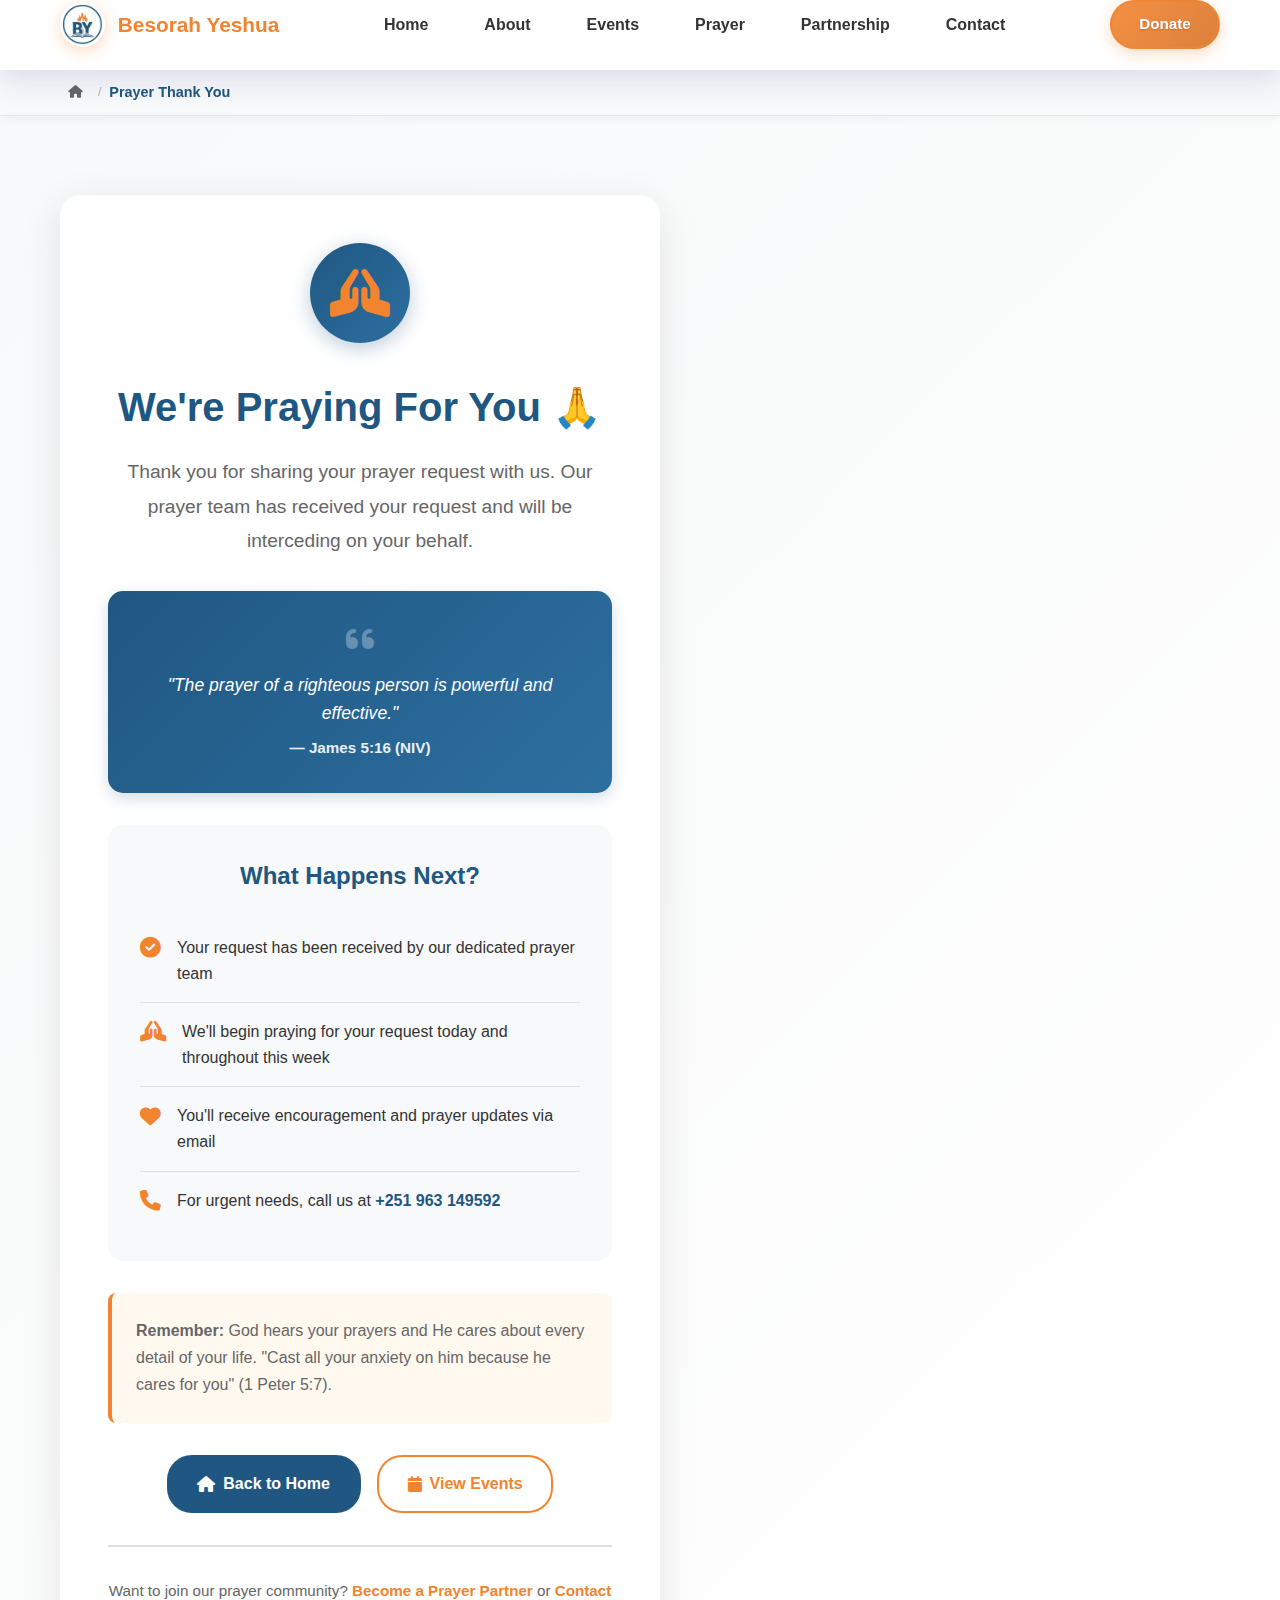
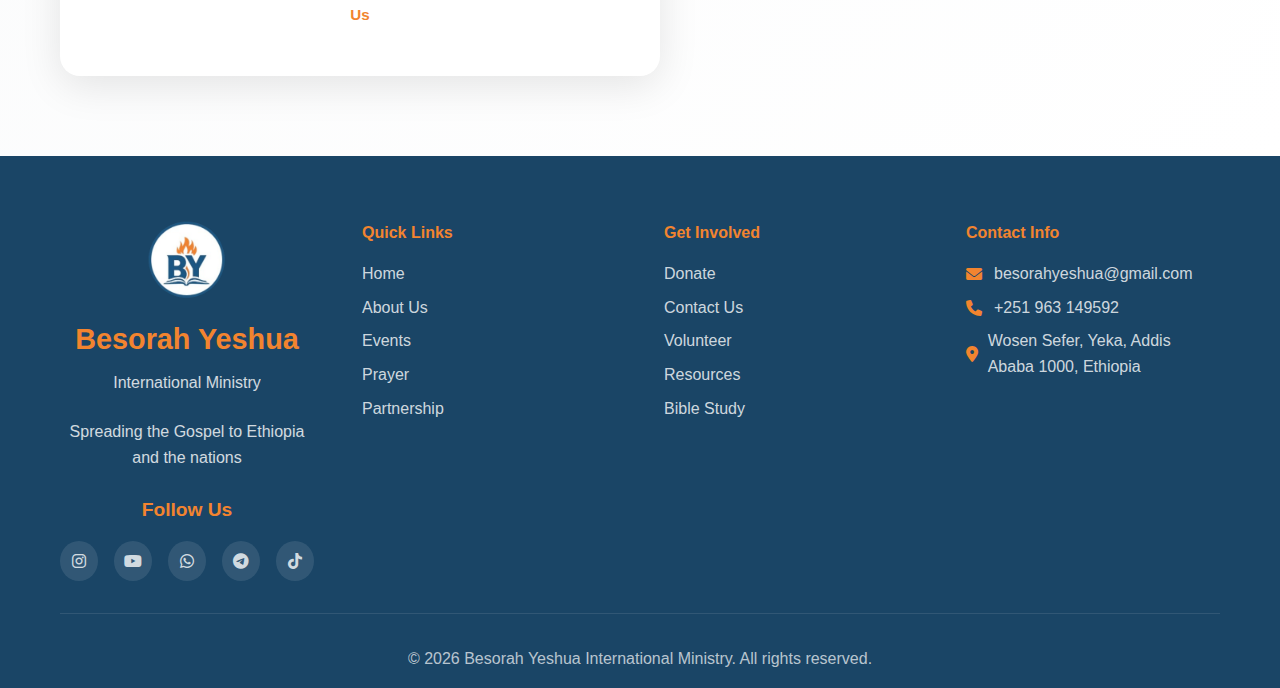
<file: prayer-thank-you.html>
<!DOCTYPE html>
<html lang="en">
<head>
    <meta charset="UTF-8">
    <meta name="viewport" content="width=device-width, initial-scale=1.0">
    <meta name="description" content="Thank you for submitting your prayer request to Besorah Yeshua International Ministry. Our prayer team will intercede on your behalf.">
    <meta name="robots" content="noindex, follow">
    
    <title>Prayer Request Received - Besorah Yeshua International Ministry</title>
    
    <link rel="canonical" href="https://besorayeshuaministry.netlify.app/prayer-thank-you.html">
    
    <!-- Preload critical assets -->
    <link rel="preload" as="image" href="images/logo.png">
    <link rel="preload" as="style" href="styles/style.css">
    
    <!-- Critical CSS inline -->
    <style>
        *{margin:0;padding:0;box-sizing:border-box}
        body{font-family:'Segoe UI',Tahoma,Geneva,Verdana,sans-serif;line-height:1.6;color:#333;overflow-x:hidden}
        .page-loader{position:fixed;top:0;left:0;width:100%;height:100%;background:#fff;display:flex;align-items:center;justify-content:center;z-index:99999;transition:opacity 0.3s ease}
        .loader-spinner{border:4px solid #f3f3f3;border-top:4px solid #205782;border-radius:50%;width:50px;height:50px;animation:spin 1s linear infinite}
        @keyframes spin{0%{transform:rotate(0deg)}100%{transform:rotate(360deg)}}
    </style>
    
    <!-- Stylesheets - CORRECTED PATHS -->
    <link rel="stylesheet" href="styles/style.css">
    <link rel="stylesheet" href="styles/navigation.css">
    
    <!-- Font Awesome -->
    <link rel="stylesheet" href="https://cdnjs.cloudflare.com/ajax/libs/font-awesome/6.0.0/css/all.min.css" crossorigin="anonymous">
    
    <!-- Favicons -->
    <link rel="icon" type="image/x-icon" href="images/favicon.ico">
    <link rel="apple-touch-icon" sizes="180x180" href="images/apple-touch-icon.png">
    <link rel="icon" type="image/png" sizes="32x32" href="images/favicon-32x32.png">
    <link rel="icon" type="image/png" sizes="16x16" href="images/favicon-16x16.png">
    
    <!-- Page-specific styles -->
    <style>
        /* Thank You Page Styles */
        .prayer-thank-you {
            min-height: 70vh;
            display: flex;
            align-items: center;
            justify-content: center;
            padding: 5rem 0;
            background: linear-gradient(135deg, #f8f9fa 0%, #ffffff 100%);
        }

        .prayer-content {
            text-align: center;
            max-width: 600px;
            padding: 3rem;
            background: white;
            border-radius: 20px;
            box-shadow: 0 10px 40px rgba(0,0,0,0.1);
            animation: fadeInUp 0.6s ease;
        }

        @keyframes fadeInUp {
            from {
                opacity: 0;
                transform: translateY(30px);
            }
            to {
                opacity: 1;
                transform: translateY(0);
            }
        }

        .prayer-icon {
            width: 100px;
            height: 100px;
            background: linear-gradient(135deg, #205782, #2d6fa0);
            border-radius: 50%;
            display: flex;
            align-items: center;
            justify-content: center;
            margin: 0 auto 2rem;
            animation: scaleIn 0.5s ease;
            box-shadow: 0 5px 20px rgba(32, 87, 130, 0.3);
        }

        .prayer-icon i {
            font-size: 3rem;
            color: #f2842f;
        }

        @keyframes scaleIn {
            from {
                transform: scale(0);
                opacity: 0;
            }
            to {
                transform: scale(1);
                opacity: 1;
            }
        }

        .prayer-content h1 {
            color: #205782;
            font-size: 2.5rem;
            margin-bottom: 1rem;
            font-weight: 700;
        }

        .prayer-content > p {
            color: #666;
            font-size: 1.2rem;
            line-height: 1.8;
            margin-bottom: 2rem;
        }

        .scripture-box {
            background: linear-gradient(135deg, #205782 0%, #2d6fa0 100%);
            padding: 2rem;
            border-radius: 15px;
            margin: 2rem 0;
            color: white;
            box-shadow: 0 5px 15px rgba(32, 87, 130, 0.2);
        }

        .scripture-box i {
            font-size: 2rem;
            opacity: 0.3;
            margin-bottom: 1rem;
        }

        .scripture-box blockquote {
            margin: 0;
        }

        .scripture-box p {
            font-style: italic;
            font-size: 1.1rem;
            margin-bottom: 0.5rem;
            color: white;
            line-height: 1.6;
        }

        .scripture-box cite {
            font-size: 0.95rem;
            opacity: 0.9;
            font-style: normal;
            font-weight: 600;
        }

        .info-list {
            background: #f8f9fa;
            padding: 2rem;
            border-radius: 15px;
            margin: 2rem 0;
            text-align: left;
        }

        .info-list h2 {
            color: #205782;
            margin-bottom: 1.5rem;
            text-align: center;
            font-size: 1.5rem;
        }

        .info-list ul {
            list-style: none;
            padding: 0;
            margin: 0;
        }

        .info-list li {
            padding: 1rem 0;
            display: flex;
            align-items: flex-start;
            gap: 1rem;
            border-bottom: 1px solid #e0e0e0;
        }

        .info-list li:last-child {
            border-bottom: none;
        }

        .info-list i {
            color: #f2842f;
            font-size: 1.3rem;
            margin-top: 0.2rem;
            flex-shrink: 0;
        }

        .info-list span {
            color: #333;
            line-height: 1.6;
        }

        .info-list a {
            color: #205782;
            text-decoration: none;
            font-weight: 600;
            transition: color 0.3s ease;
        }

        .info-list a:hover {
            color: #f2842f;
            text-decoration: underline;
        }

        .encouragement-text {
            font-size: 1rem;
            color: #666;
            margin: 2rem 0 1rem;
            padding: 1.5rem;
            background: #fff9f0;
            border-left: 4px solid #f2842f;
            border-radius: 8px;
            text-align: left;
            line-height: 1.7;
        }

        .action-buttons {
            display: flex;
            gap: 1rem;
            justify-content: center;
            flex-wrap: wrap;
            margin-top: 2rem;
        }

        .btn {
            display: inline-flex;
            align-items: center;
            gap: 0.5rem;
            padding: 0.9rem 1.8rem;
            border-radius: 25px;
            text-decoration: none;
            font-weight: 600;
            font-size: 1rem;
            transition: all 0.3s ease;
            border: 2px solid transparent;
        }

        .btn-primary {
            background: #205782;
            color: white;
            border-color: #205782;
        }

        .btn-primary:hover {
            background: #2d6fa0;
            border-color: #2d6fa0;
            transform: translateY(-2px);
            box-shadow: 0 5px 15px rgba(32, 87, 130, 0.3);
        }

        .btn-secondary {
            background: transparent;
            color: #f2842f;
            border-color: #f2842f;
        }

        .btn-secondary:hover {
            background: #f2842f;
            color: white;
            transform: translateY(-2px);
            box-shadow: 0 5px 15px rgba(242, 132, 47, 0.3);
        }

        .cta-box {
            margin-top: 2rem;
            padding-top: 2rem;
            border-top: 2px solid #e0e0e0;
        }

        .cta-box p {
            font-size: 0.95rem;
            color: #666;
            margin: 0;
        }

        .cta-box a {
            color: #f2842f;
            text-decoration: none;
            font-weight: 600;
            transition: color 0.3s ease;
        }

        .cta-box a:hover {
            color: #205782;
            text-decoration: underline;
        }

        /* Responsive Design */
        @media (max-width: 768px) {
            .prayer-content {
                padding: 2rem 1.5rem;
                margin: 1rem;
            }

            .prayer-content h1 {
                font-size: 2rem;
            }

            .prayer-content > p {
                font-size: 1rem;
            }

            .prayer-icon {
                width: 80px;
                height: 80px;
            }

            .prayer-icon i {
                font-size: 2.5rem;
            }

            .scripture-box {
                padding: 1.5rem;
            }

            .scripture-box p {
                font-size: 1rem;
            }

            .info-list {
                padding: 1.5rem;
            }

            .info-list h2 {
                font-size: 1.3rem;
            }

            .action-buttons {
                flex-direction: column;
            }

            .btn {
                width: 100%;
                justify-content: center;
            }
        }

        @media (max-width: 480px) {
            .prayer-thank-you {
                padding: 3rem 0;
            }

            .prayer-content h1 {
                font-size: 1.75rem;
            }

            .info-list li {
                padding: 0.8rem 0;
            }
        }

        /* Reduced motion support */
        @media (prefers-reduced-motion: reduce) {
            .prayer-content,
            .prayer-icon {
                animation: none;
            }

            .btn {
                transition: none;
            }

            .btn:hover {
                transform: none;
            }
        }
    </style>
</head>
<body>
    <!-- Page Loader -->
    <div class="page-loader">
        <div class="loader-spinner"></div>
    </div>

    <!-- Header -->
    <header>
        <nav class="navbar" role="navigation" aria-label="Main navigation">
            <div class="nav-container">
                <div class="nav-logo">
                    <a href="index.html" aria-label="Besorah Yeshua International Ministry Home">
                        <img src="images/logo.png" 
                             alt="Besorah Yeshua Ministry Logo" 
                             class="logo" 
                             width="50" 
                             height="50"
                             loading="eager">
                        <span class="logo-text">Besorah Yeshua</span>
                    </a>
                </div>
                <ul class="nav-menu" id="nav-menu">
                    <li class="nav-item"><a href="index.html" class="nav-link">Home</a></li>
                    <li class="nav-item"><a href="about.html" class="nav-link">About</a></li>
                    <li class="nav-item"><a href="events.html" class="nav-link">Events</a></li>
                    <li class="nav-item"><a href="prayer.html" class="nav-link">Prayer</a></li>
                    <li class="nav-item"><a href="partnership.html" class="nav-link">Partnership</a></li>
                    <li class="nav-item"><a href="contact.html" class="nav-link">Contact</a></li>
                </ul>
                <a href="donate.html" class="btn-donate">Donate</a>
                <button class="hamburger" data-nav-toggle aria-label="Toggle navigation menu" aria-expanded="false">
                    <span class="bar"></span>
                    <span class="bar"></span>
                    <span class="bar"></span>
                </button>
            </div>
        </nav>
    </header>

    <!-- Main Content -->
    <main id="main-content">
        <section class="prayer-thank-you" aria-labelledby="thank-you-heading">
            <div class="container">
                <div class="prayer-content" role="status" aria-live="polite">
                    <div class="prayer-icon" aria-hidden="true">
                        <i class="fas fa-praying-hands"></i>
                    </div>
                    
                    <h1 id="thank-you-heading">We're Praying For You 🙏</h1>
                    <p>Thank you for sharing your prayer request with us. Our prayer team has received your request and will be interceding on your behalf.</p>

                    <aside class="scripture-box" aria-label="Featured scripture">
                        <i class="fas fa-quote-left" aria-hidden="true"></i>
                        <blockquote>
                            <p>"The prayer of a righteous person is powerful and effective."</p>
                            <cite>— James 5:16 (NIV)</cite>
                        </blockquote>
                    </aside>

                    <div class="info-list">
                        <h2 id="next-steps-heading">What Happens Next?</h2>
                        <ul aria-labelledby="next-steps-heading">
                            <li>
                                <i class="fas fa-check-circle" aria-hidden="true"></i>
                                <span>Your request has been received by our dedicated prayer team</span>
                            </li>
                            <li>
                                <i class="fas fa-hands-praying" aria-hidden="true"></i>
                                <span>We'll begin praying for your request today and throughout this week</span>
                            </li>
                            <li>
                                <i class="fas fa-heart" aria-hidden="true"></i>
                                <span>You'll receive encouragement and prayer updates via email</span>
                            </li>
                            <li>
                                <i class="fas fa-phone" aria-hidden="true"></i>
                                <span>For urgent needs, call us at <a href="tel:+251963149592">+251 963 149592</a></span>
                            </li>
                        </ul>
                    </div>

                    <div class="encouragement-text">
                        <strong>Remember:</strong> God hears your prayers and He cares about every detail of your life. "Cast all your anxiety on him because he cares for you" (1 Peter 5:7).
                    </div>

                    <nav class="action-buttons" aria-label="Quick navigation">
                        <a href="index.html" class="btn btn-primary">
                            <i class="fas fa-home" aria-hidden="true"></i>
                            Back to Home
                        </a>
                        <a href="events.html" class="btn btn-secondary">
                            <i class="fas fa-calendar" aria-hidden="true"></i>
                            View Events
                        </a>
                    </nav>

                    <div class="cta-box">
                        <p>
                            Want to join our prayer community? 
                            <a href="partnership.html">Become a Prayer Partner</a> 
                            or 
                            <a href="contact.html">Contact Us</a>
                        </p>
                    </div>
                </div>
            </div>
        </section>
    </main>

    <!-- Footer -->
    <footer role="contentinfo">
        <div class="container">
            <div class="footer-content">
                <div class="footer-section">
                    <img src="images/logo.png" 
                         alt="Besorah Yeshua Ministry Logo" 
                         class="footer-logo" 
                         width="60" 
                         height="60" 
                         loading="lazy">
                    <span class="footer-site-name">Besorah Yeshua</span>
                    <p class="footer-tagline">International Ministry</p>
                    <p class="footer-tagline">Spreading the Gospel to Ethiopia and the nations</p>
                    <span class="follow-us">Follow Us</span>
                    <div class="social-links">
                        <a href="https://www.instagram.com/byministry_et" 
                           aria-label="Follow us on Instagram" 
                           target="_blank" 
                           rel="noopener noreferrer">
                            <i class="fab fa-instagram" aria-hidden="true"></i>
                        </a>
                        <a href="https://youtube.com/@byministry_et" 
                           aria-label="Subscribe to our YouTube channel" 
                           target="_blank" 
                           rel="noopener noreferrer">
                            <i class="fab fa-youtube" aria-hidden="true"></i>
                        </a>
                        <a href="https://chat.whatsapp.com/CzuJYpQ0SoM7IjGLnKSGlP" 
                           aria-label="Join our WhatsApp community" 
                           target="_blank" 
                           rel="noopener noreferrer">
                            <i class="fab fa-whatsapp" aria-hidden="true"></i>
                        </a>
                        <a href="https://t.me/byministry" 
                           aria-label="Join our Telegram channel" 
                           target="_blank" 
                           rel="noopener noreferrer">
                            <i class="fab fa-telegram" aria-hidden="true"></i>
                        </a>
                        <a href="https://tiktok.com/@besorah.yeshua" 
                           aria-label="Follow us on TikTok" 
                           target="_blank" 
                           rel="noopener noreferrer">
                            <i class="fab fa-tiktok" aria-hidden="true"></i>
                        </a>
                    </div>
                </div>
                
                <div class="footer-section">
                    <h4>Quick Links</h4>
                    <ul>
                        <li><a href="index.html">Home</a></li>
                        <li><a href="about.html">About Us</a></li>
                        <li><a href="events.html">Events</a></li>
                        <li><a href="prayer.html">Prayer</a></li>
                        <li><a href="partnership.html">Partnership</a></li>
                    </ul>
                </div>
                
                <div class="footer-section">
                    <h4>Get Involved</h4>
                    <ul>
                        <li><a href="donate.html">Donate</a></li>
                        <li><a href="contact.html">Contact Us</a></li>
                        <li><a href="partnership.html">Volunteer</a></li>
                        <li><a href="resources.html">Resources</a></li>
                        <li><a href="bible-planner.html">Bible Study</a></li>
                    </ul>
                </div>
                
                <div class="footer-section">
                    <h4>Contact Info</h4>
                    <ul class="contact-info">
                        <li>
                            <i class="fas fa-envelope" aria-hidden="true"></i> 
                            <a href="mailto:besorahyeshua@gmail.com">besorahyeshua@gmail.com</a>
                        </li>
                        <li>
                            <i class="fas fa-phone" aria-hidden="true"></i> 
                            <a href="tel:+251963149592">+251 963 149592</a>
                        </li>
                        <li>
                            <i class="fas fa-map-marker-alt" aria-hidden="true"></i> 
                            Wosen Sefer, Yeka, Addis Ababa 1000, Ethiopia
                        </li>
                    </ul>
                </div>                
            </div>
            
            <div class="footer-bottom">
                <p>&copy; <span id="copyright-year">2024</span> Besorah Yeshua International Ministry. All rights reserved.</p>
            </div>
        </div>
    </footer>

    <!-- JavaScript Files - CORRECTED ORDER -->
    <script src="scripts/navigation.js"></script>
    <script src="scripts/main.js"></script>
    
    <!-- Page-specific JavaScript -->
    <script>
        // Update copyright year
        document.getElementById('copyright-year').textContent = new Date().getFullYear();
        
        // Hide page loader
        window.addEventListener('load', function() {
            const loader = document.querySelector('.page-loader');
            if (loader) {
                setTimeout(() => {
                    loader.style.opacity = '0';
                    setTimeout(() => {
                        loader.style.display = 'none';
                    }, 300);
                }, 500);
            }
        });

        // Display prayer type if stored
        if (sessionStorage.getItem('prayerSubmitted') === 'true') {
            const prayerType = sessionStorage.getItem('prayerType');
            const prayerCategory = sessionStorage.getItem('prayerCategory');
            
            // Optional: Customize message based on prayer type
            if (prayerType) {
                console.log('Prayer type submitted:', prayerType);
            }
            
            // Clear session storage
            sessionStorage.removeItem('prayerSubmitted');
            sessionStorage.removeItem('prayerType');
            sessionStorage.removeItem('prayerCategory');
        }
    </script>
</body>
</html>
</file>
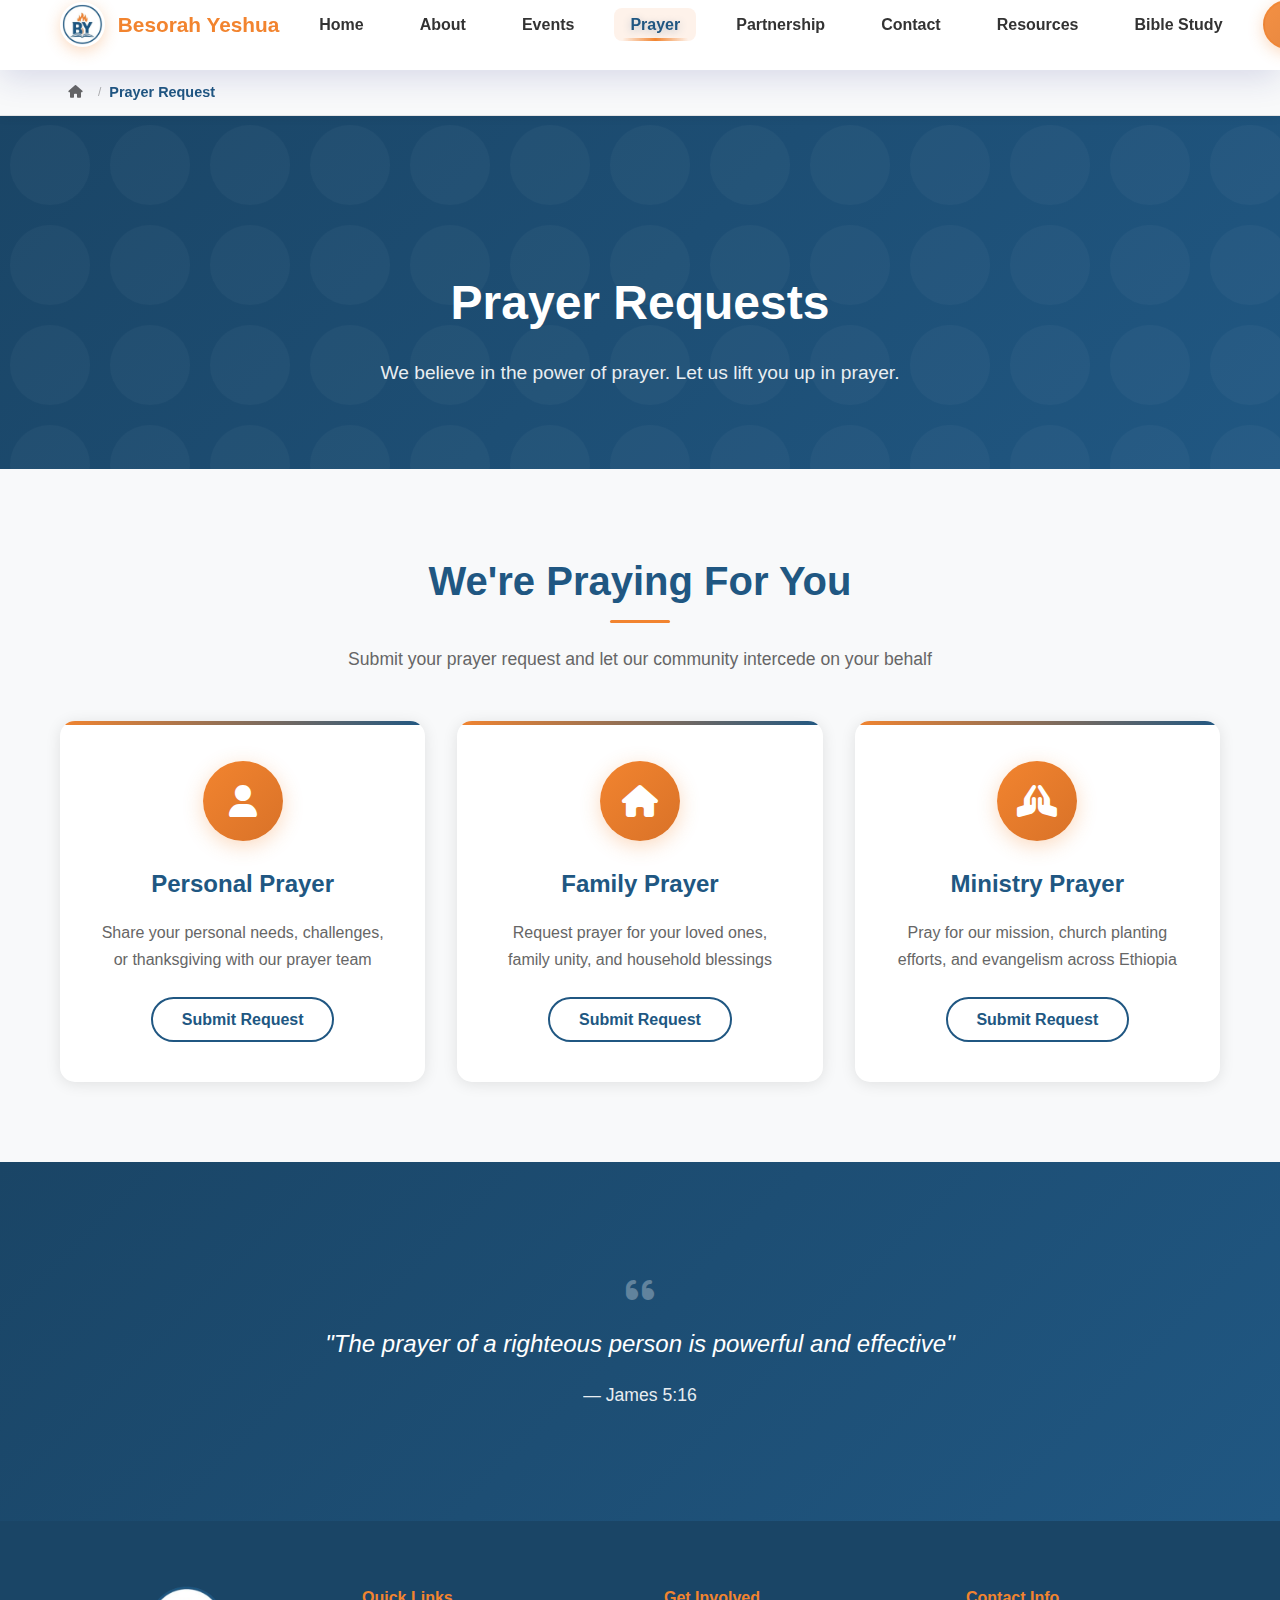
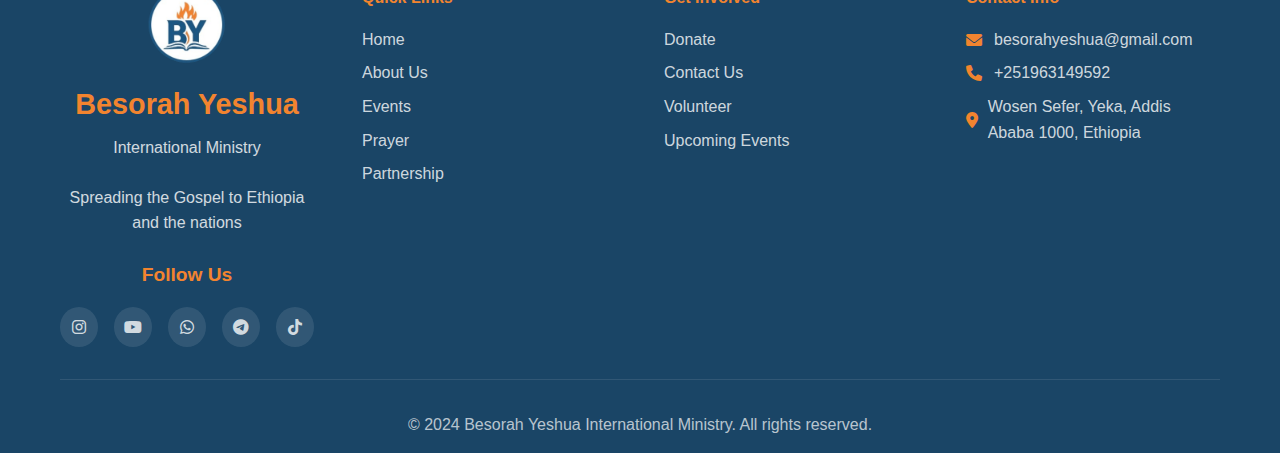
<file: prayer.html>
<!DOCTYPE html>
<html lang="en">
<head>
    <meta charset="UTF-8">
    <meta name="viewport" content="width=device-width, initial-scale=1.0">
    <meta name="description" content="Submit your prayer request to Besorah Yeshua International Ministry. Our community is here to pray with you for healing, guidance, salvation, and thanksgiving.">
    
    <meta name="robots" content="index, follow, max-image-preview:large">
    <meta name="keywords" content="prayer request, Ethiopian ministry prayer, Christian prayer, prayer support, intercessory prayer, Besorah Yeshua prayer">
    
    <link rel="canonical" href="https://besorayeshuaministry.netlify.app/prayer.html">
    
    <!-- Open Graph -->
    <meta property="og:type" content="website">
    <meta property="og:title" content="Prayer Requests - Besorah Yeshua International Ministry">
    <meta property="og:description" content="Submit your prayer request. We believe in the power of prayer.">
    
    <title>Prayer Requests - Besorah Yeshua International Ministry</title>
    
    <!-- Critical CSS inline for faster load -->
    <style>
        *{margin:0;padding:0;box-sizing:border-box}
        body{font-family:'Segoe UI',Tahoma,Geneva,Verdana,sans-serif;line-height:1.6;color:#333;overflow-x:hidden}
        .page-loader{position:fixed;top:0;left:0;width:100%;height:100%;background:#fff;display:flex;align-items:center;justify-content:center;z-index:99999;transition:opacity 0.3s ease}
        .loader-spinner{border:4px solid #f3f3f3;border-top:4px solid #205782;border-radius:50%;width:50px;height:50px;animation:spin 1s linear infinite}
        @keyframes spin{0%{transform:rotate(0deg)}100%{transform:rotate(360deg)}}
        .hidden-field{position:absolute;left:-9999px;opacity:0;pointer-events:none}
    </style>
    
    <!-- CSS Loading Order -->
    <link rel="stylesheet" href="styles/style.css">
    <link rel="stylesheet" href="styles/navigation.css">
    <link rel="stylesheet" href="styles/prayer.css">
    <link rel="stylesheet" href="https://cdnjs.cloudflare.com/ajax/libs/font-awesome/6.0.0/css/all.min.css" crossorigin="anonymous">
    
    <!-- Favicons -->
    <link rel="icon" type="image/x-icon" href="images/favicon.ico">
    
    <!-- Schema.org markup -->
    <script type="application/ld+json">
    {
      "@context": "https://schema.org",
      "@type": "WebPage",
      "name": "Prayer Requests",
      "description": "Submit your prayer request to Besorah Yeshua International Ministry",
      "url": "https://besorayeshuaministry.netlify.app/prayer.html"
    }
    </script>
</head>
<body>
    <!-- Page Loader -->
    <div class="page-loader">
        <div class="loader-spinner"></div>
    </div>

    <!-- Skip to main content -->
    <a href="#main-content" class="skip-to-content">Skip to main content</a>

    <!-- Header -->
    <header>
        <nav class="navbar" role="navigation" aria-label="Main navigation">
            <div class="nav-container">
                <div class="nav-logo">
                    <a href="index.html" aria-label="Besorah Yeshua International Ministry Home">
                        <img src="images/logo.png" alt="Besorah Yeshua Ministry Logo" class="logo" width="50" height="50">
                        <span class="logo-text">Besorah Yeshua</span>
                    </a>
                </div>                
                <ul class="nav-menu" id="nav-menu">
                    <li class="nav-item"><a href="index.html" class="nav-link">Home</a></li>
                    <li class="nav-item"><a href="about.html" class="nav-link">About</a></li>
                    <li class="nav-item"><a href="events.html" class="nav-link">Events</a></li>
                    <li class="nav-item"><a href="prayer.html" class="nav-link active" aria-current="page">Prayer</a></li>
                    <li class="nav-item"><a href="partnership.html" class="nav-link">Partnership</a></li>
                    <li class="nav-item"><a href="contact.html" class="nav-link">Contact</a></li>
                    <li class="nav-item"><a href="resources.html" class="nav-link">Resources</a></li>
                    <li class="nav-item"><a href="bible-planner.html" class="nav-link">Bible Study</a></li>
                </ul>
                <a href="donate.html" class="btn btn-donate">Donate</a>
                <button class="hamburger" data-nav-toggle aria-label="Toggle navigation menu" aria-expanded="false">
                    <span class="bar"></span>
                    <span class="bar"></span>
                    <span class="bar"></span>
                </button>
            </div>
        </nav>
    </header>

    <!-- Main Content -->
    <main id="main-content">
        <!-- Page Header -->
        <section class="page-header">
            <div class="container">
                <h1>Prayer Requests</h1>
                <p>We believe in the power of prayer. Let us lift you up in prayer.</p>
            </div>
        </section>

        <!-- Prayer Request Section -->
        <section class="prayer-section">
            <div class="container">
                <div class="section-header">
                    <h2>We're Praying For You</h2>
                    <p>Submit your prayer request and let our community intercede on your behalf</p>
                </div>

                <div class="prayer-grid">
                    <article class="prayer-card" tabindex="0">
                        <div class="card-icon" aria-hidden="true">
                            <i class="fas fa-user"></i>
                        </div>
                        <h3>Personal Prayer</h3>
                        <p id="personal-prayer-desc">Share your personal needs, challenges, or thanksgiving with our prayer team</p>
                        <button class="btn-request" type="button" aria-describedby="personal-prayer-desc" data-prayer-type="personal">
                            Submit Request
                        </button>
                    </article>

                    <article class="prayer-card" tabindex="0">
                        <div class="card-icon" aria-hidden="true">
                            <i class="fas fa-home"></i>
                        </div>
                        <h3>Family Prayer</h3>
                        <p id="family-prayer-desc">Request prayer for your loved ones, family unity, and household blessings</p>
                        <button class="btn-request" type="button" aria-describedby="family-prayer-desc" data-prayer-type="family">
                            Submit Request
                        </button>
                    </article>

                    <article class="prayer-card" tabindex="0">
                        <div class="card-icon" aria-hidden="true">
                            <i class="fas fa-hands-praying"></i>
                        </div>
                        <h3>Ministry Prayer</h3>
                        <p id="ministry-prayer-desc">Pray for our mission, church planting efforts, and evangelism across Ethiopia</p>
                        <button class="btn-request" type="button" aria-describedby="ministry-prayer-desc" data-prayer-type="ministry">
                            Submit Request
                        </button>
                    </article>
                </div>
            </div>
        </section>

        <!-- Scripture Section -->
        <section class="scripture">
            <div class="container">
                <blockquote>
                    <i class="fas fa-quote-left" aria-hidden="true"></i>
                    <p>"The prayer of a righteous person is powerful and effective"</p>
                    <cite>— James 5:16</cite>
                </blockquote>
            </div>
        </section>

        <!-- Prayer Modal -->
        <div id="prayerModal" class="modal" role="dialog" aria-labelledby="modal-title" aria-modal="true" aria-hidden="true">
            <div class="modal-content">
                <button class="close-btn" type="button" aria-label="Close prayer request form">
                    <i class="fas fa-times" aria-hidden="true"></i>
                </button>

                <div class="modal-header">
                    <h2 id="modal-title">Submit Prayer Request</h2>
                    <p>We believe in the power of prayer. Share your request with us.</p>
                </div>

                <div id="formContainer">
                    <!-- Prayer Request Form -->
                    <form id="prayerForm" name="prayer-request" method="POST" data-netlify="true" netlify-honeypot="bot-field" action="/prayer-thank-you.html">
                        
                        <!-- Netlify Requirements -->
                        <input type="hidden" name="form-name" value="prayer-request">
                        <input type="hidden" id="prayerType" name="prayer-type" value="">
                        
                        <!-- Honeypot -->
                        <p class="hidden-field">
                            <label>Don't fill this out: <input name="bot-field" tabindex="-1" autocomplete="off"></label>
                        </p>

                        <!-- Name Field -->
                        <div class="form-group">
                            <label for="name">Your Name <span class="required" aria-label="required">*</span></label>
                            <input type="text" id="name" name="name" required placeholder="Enter your name" aria-required="true" autocomplete="name">
                        </div>

                        <!-- Email Field -->
                        <div class="form-group">
                            <label for="email">Email Address <span class="required" aria-label="required">*</span></label>
                            <input type="email" id="email" name="email" required placeholder="your@email.com" aria-required="true" autocomplete="email">
                        </div>

                        <!-- Phone Field -->
                        <div class="form-group">
                            <label for="phone">Phone Number (Optional)</label>
                            <input type="tel" id="phone" name="phone" placeholder="+251 XXX XXX XXX" autocomplete="tel">
                        </div>

                        <!-- Category Field -->
                        <div class="form-group">
                            <label for="category">Prayer Category <span class="required" aria-label="required">*</span></label>
                            <select id="category" name="category" required aria-required="true">
                                <option value="">Select a category</option>
                                <option value="healing">Healing</option>
                                <option value="financial">Financial Need</option>
                                <option value="relationship">Relationship</option>
                                <option value="salvation">Salvation</option>
                                <option value="guidance">Guidance</option>
                                <option value="thanksgiving">Thanksgiving</option>
                                <option value="other">Other</option>
                            </select>
                        </div>

                        <!-- Prayer Request Field -->
                        <div class="form-group">
                            <label for="request">Your Prayer Request <span class="required" aria-label="required">*</span></label>
                            <textarea id="request" name="request" required rows="6" placeholder="Share your prayer request with us..." aria-required="true"></textarea>
                        </div>

                        <!-- Anonymous Checkbox -->
                        <div class="form-group">
                            <div class="checkbox-group">
                                <input type="checkbox" id="anonymous" name="anonymous" value="yes">
                                <label for="anonymous">Keep my request anonymous</label>
                            </div>
                        </div>

                        <!-- Updates Checkbox -->
                        <div class="form-group">
                            <div class="checkbox-group">
                                <input type="checkbox" id="updates" name="updates" value="yes" checked>
                                <label for="updates">Send me prayer updates and encouragement</label>
                            </div>
                        </div>

                        <!-- Submit Button -->
                        <button type="submit" class="btn-submit">
                            <i class="fas fa-paper-plane" aria-hidden="true"></i> Submit Prayer Request
                        </button>
                    </form>
                </div>
            </div>
        </div>
    </main>

    <!-- Footer -->
    <footer role="contentinfo">
        <div class="container">
            <div class="footer-content">
                <div class="footer-section">
                    <img src="images/logo.png" alt="Besorah Yeshua Ministry Logo" class="footer-logo" width="60" height="60">
                    <span class="footer-site-name">Besorah Yeshua</span>
                    <p class="footer-tagline">International Ministry</p>
                    <p class="footer-tagline">Spreading the Gospel to Ethiopia and the nations</p>
                    <span class="follow-us">Follow Us</span>
                    <div class="social-links">
                        <a href="https://www.instagram.com/byministry_et" aria-label="Follow us on Instagram" target="_blank" rel="noopener noreferrer">
                            <i class="fab fa-instagram" aria-hidden="true"></i>
                        </a>
                        <a href="https://youtube.com/@byministry_et" aria-label="Subscribe to our YouTube channel" target="_blank" rel="noopener noreferrer">
                            <i class="fab fa-youtube" aria-hidden="true"></i>
                        </a>
                        <a href="https://chat.whatsapp.com/CzuJYpQ0SoM7IjGLnKSGlP" aria-label="Join our WhatsApp group" target="_blank" rel="noopener noreferrer">
                            <i class="fab fa-whatsapp" aria-hidden="true"></i>
                        </a>
                        <a href="https://t.me/byministry" aria-label="Join our Telegram channel" target="_blank" rel="noopener noreferrer">
                            <i class="fab fa-telegram" aria-hidden="true"></i>
                        </a>
                        <a href="https://tiktok.com/@besorah.yeshua" aria-label="Follow us on TikTok" target="_blank" rel="noopener noreferrer">
                            <i class="fab fa-tiktok" aria-hidden="true"></i>
                        </a>
                    </div>
                </div>
                
                <div class="footer-section">
                    <h4>Quick Links</h4>
                    <ul>
                        <li><a href="index.html">Home</a></li>
                        <li><a href="about.html">About Us</a></li>
                        <li><a href="events.html">Events</a></li>
                        <li><a href="prayer.html">Prayer</a></li>
                        <li><a href="partnership.html">Partnership</a></li>
                    </ul>
                </div>
                <div class="footer-section">
                    <h4>Get Involved</h4>
                    <ul>
                        <li><a href="donate.html">Donate</a></li>
                        <li><a href="contact.html">Contact Us</a></li>
                        <li><a href="partnership.html">Volunteer</a></li>
                        <li><a href="events.html">Upcoming Events</a></li>
                    </ul>
                </div>
                <div class="footer-section">
                    <h4>Contact Info</h4>
                    <ul class="contact-info">
                        <li><i class="fas fa-envelope" aria-hidden="true"></i> besorahyeshua@gmail.com</li>
                        <li><i class="fas fa-phone" aria-hidden="true"></i> +251963149592</li>
                        <li><i class="fas fa-map-marker-alt" aria-hidden="true"></i> Wosen Sefer, Yeka, Addis Ababa 1000, Ethiopia</li>
                    </ul>
                </div>                
            </div>
            <div class="footer-bottom">
               <p>&copy; <span id="copyright-year">2024</span> Besorah Yeshua International Ministry. All rights reserved.</p>
            </div>
        </div>
    </footer>


    <!-- Scroll to Top Button -->
    <button id="scrollTopBtn" class="scroll-top" aria-label="Scroll to top" style="display: none;">
        <i class="fas fa-chevron-up"></i>
    </button>

    <!-- JavaScript Files - CORRECTED ORDER -->
    <script src="scripts/navigation.js"></script>
    <script src="scripts/prayer.js"></script>
    <script src="scripts/main.js"></script>
</body>
</html>
</file>
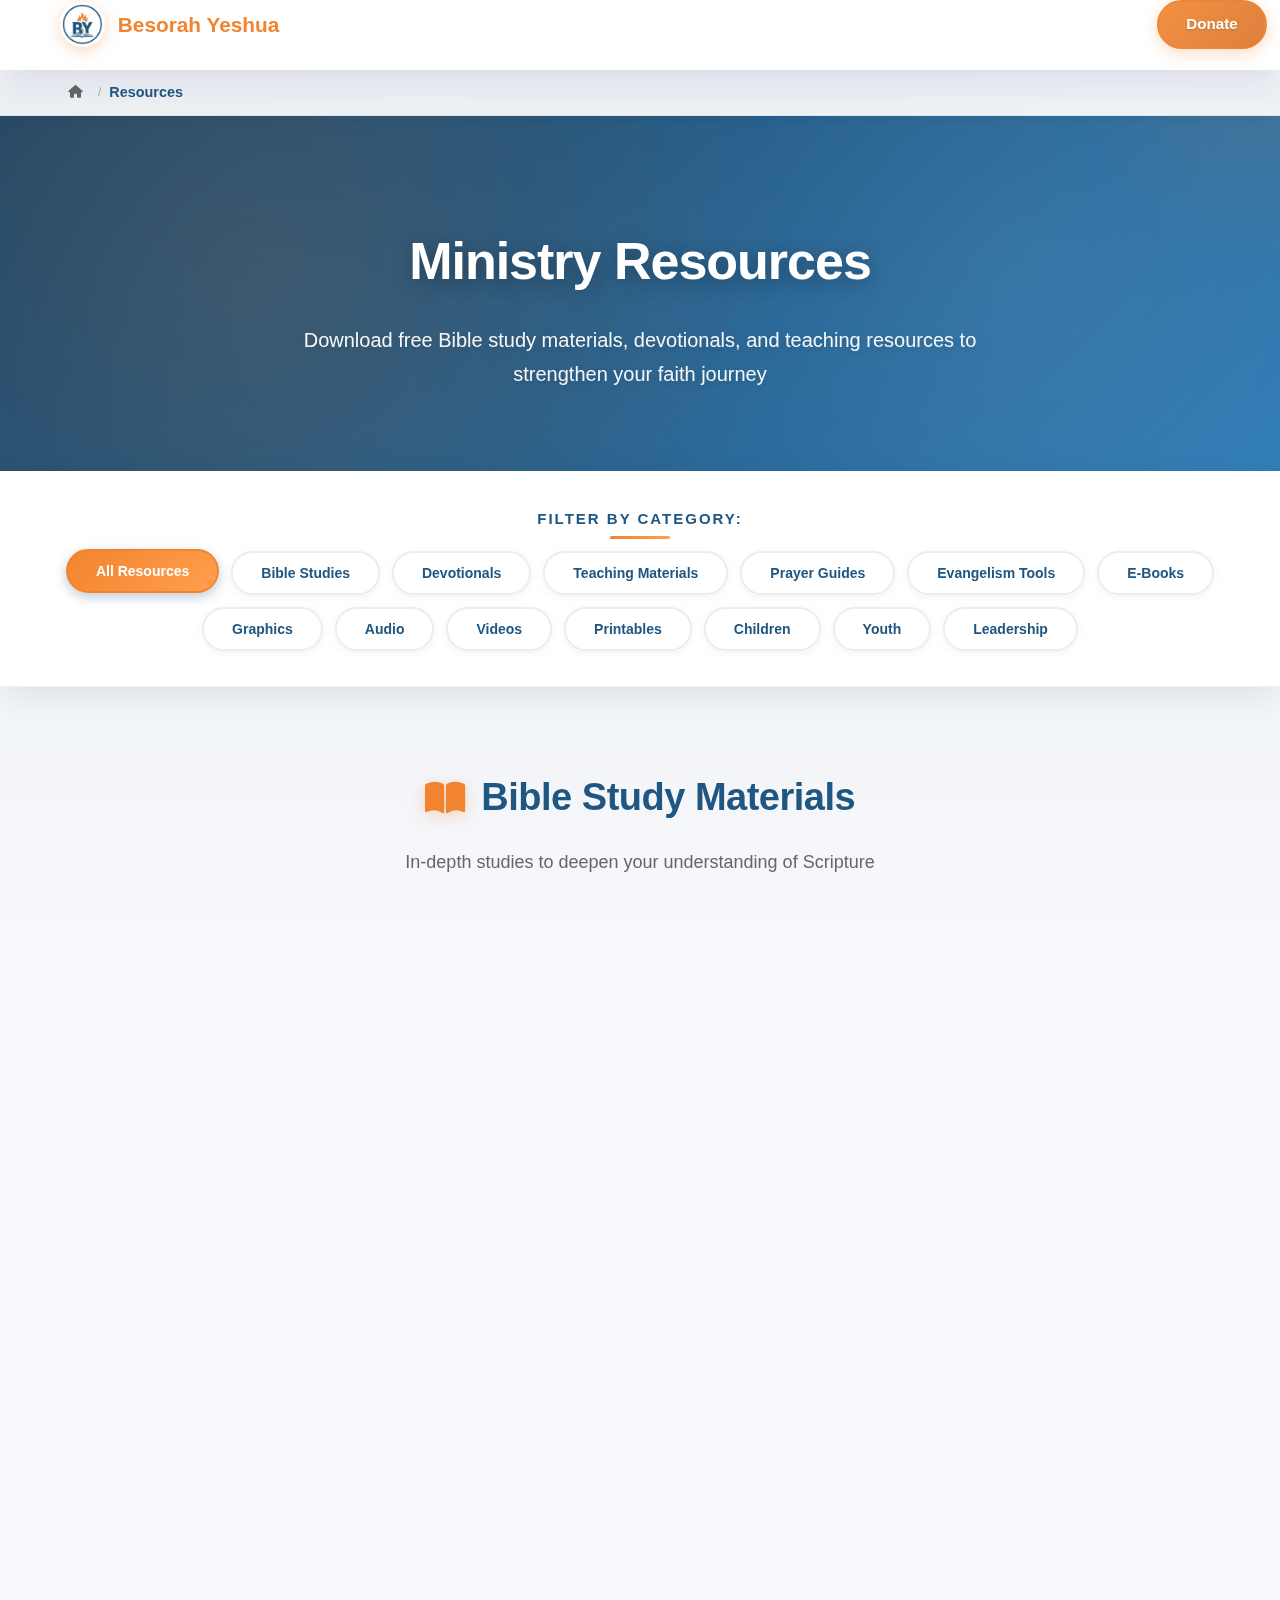
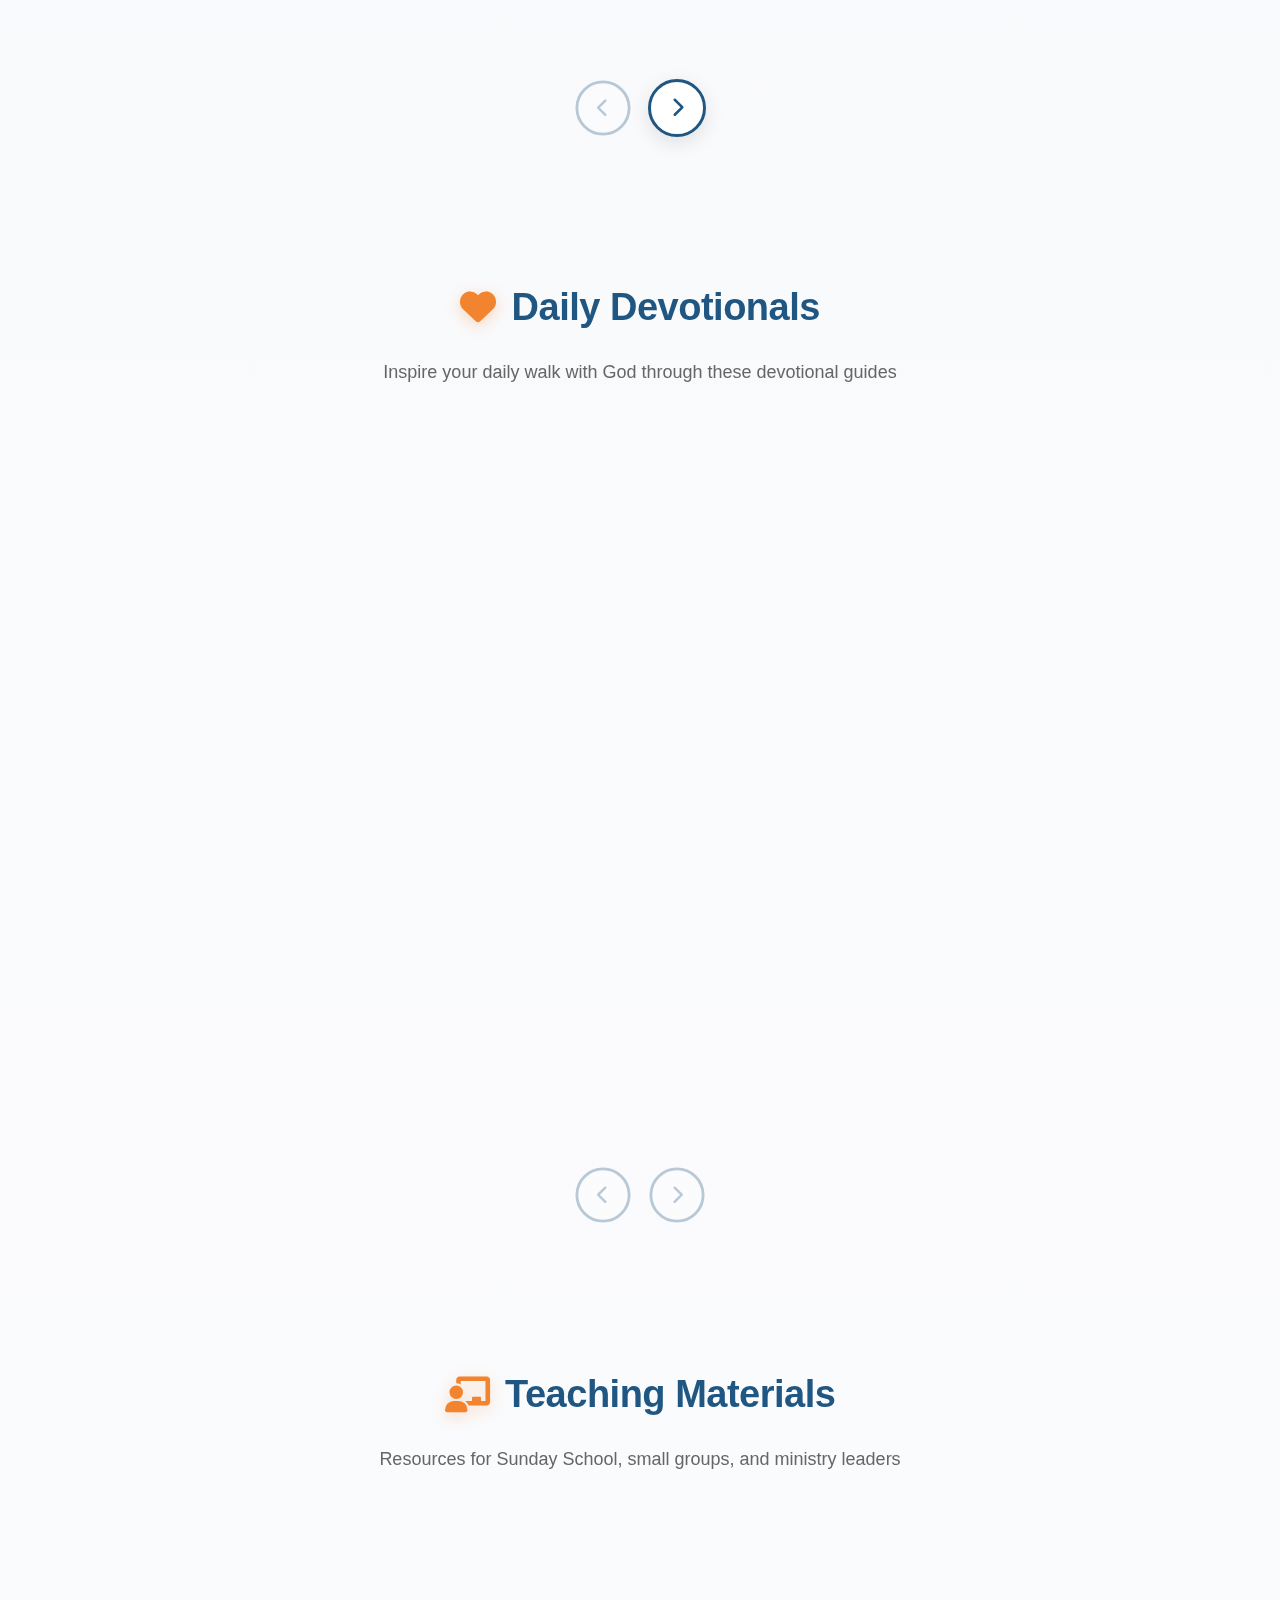
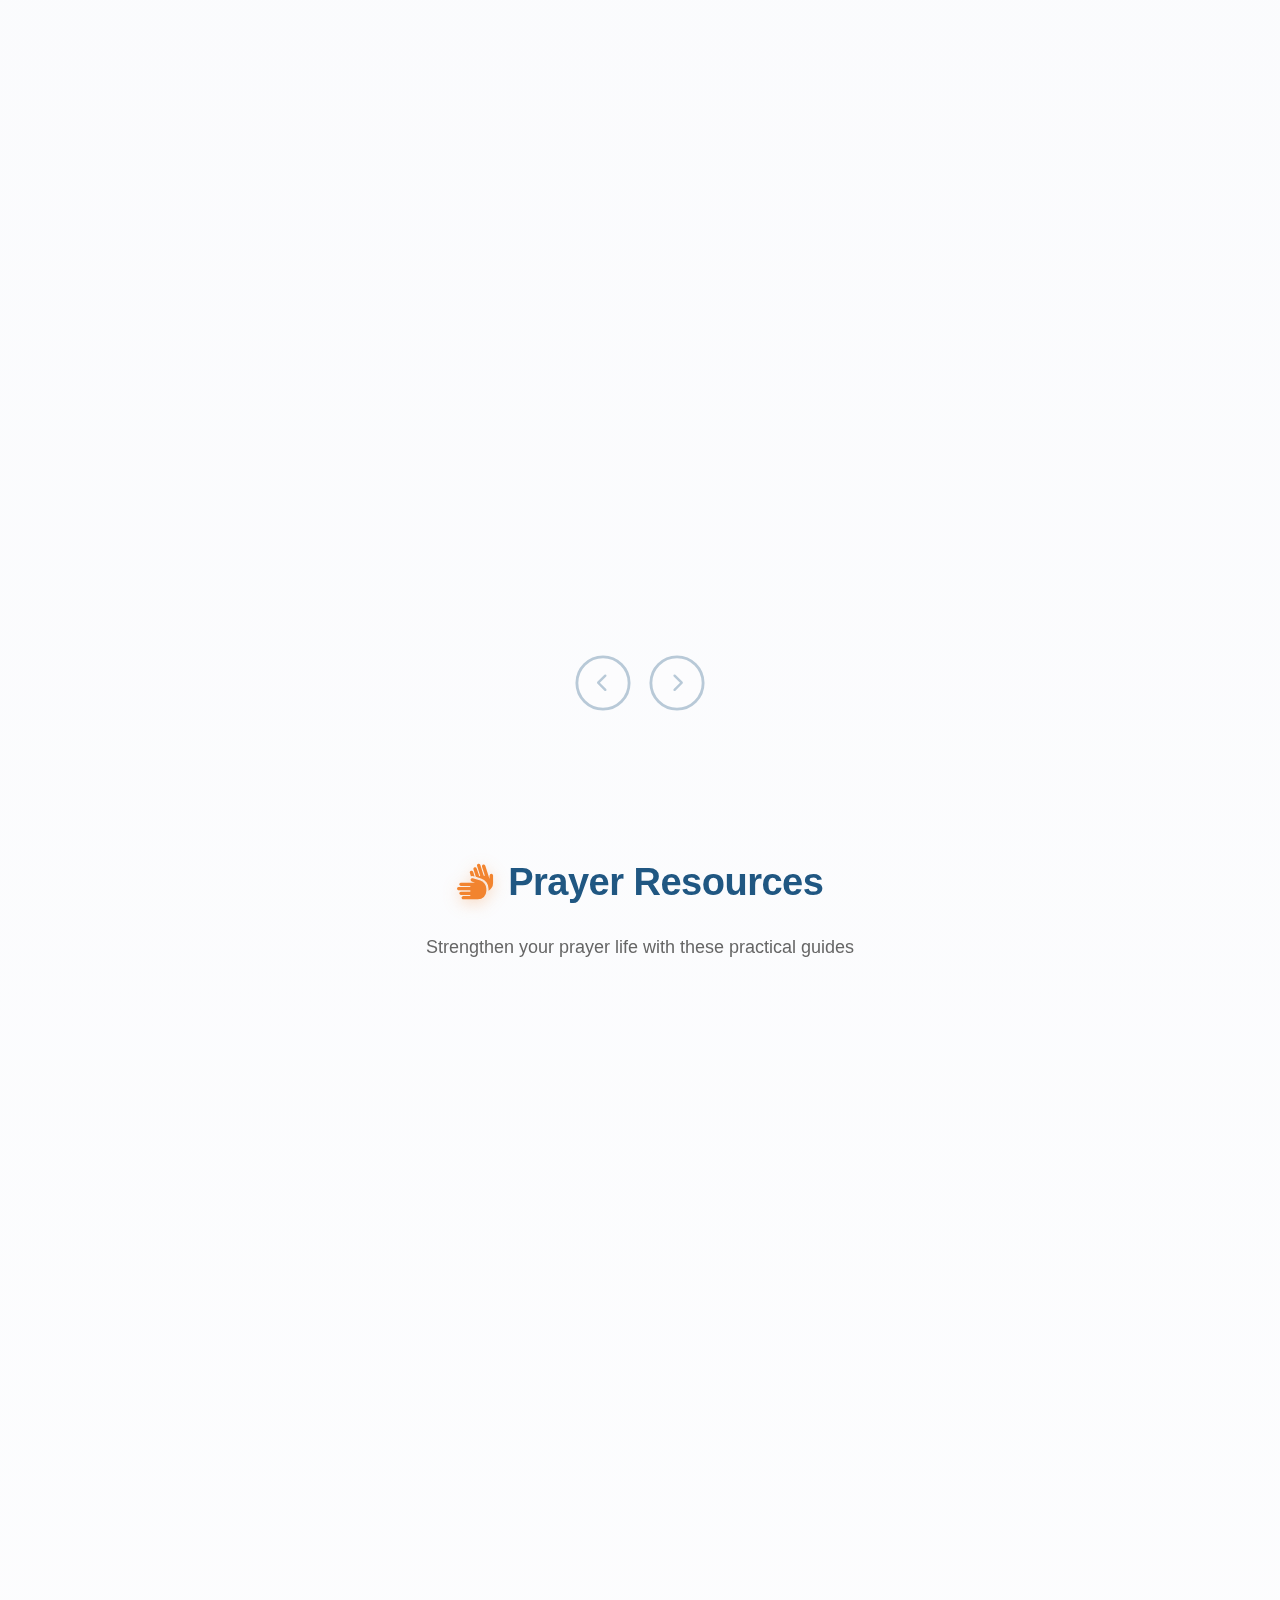
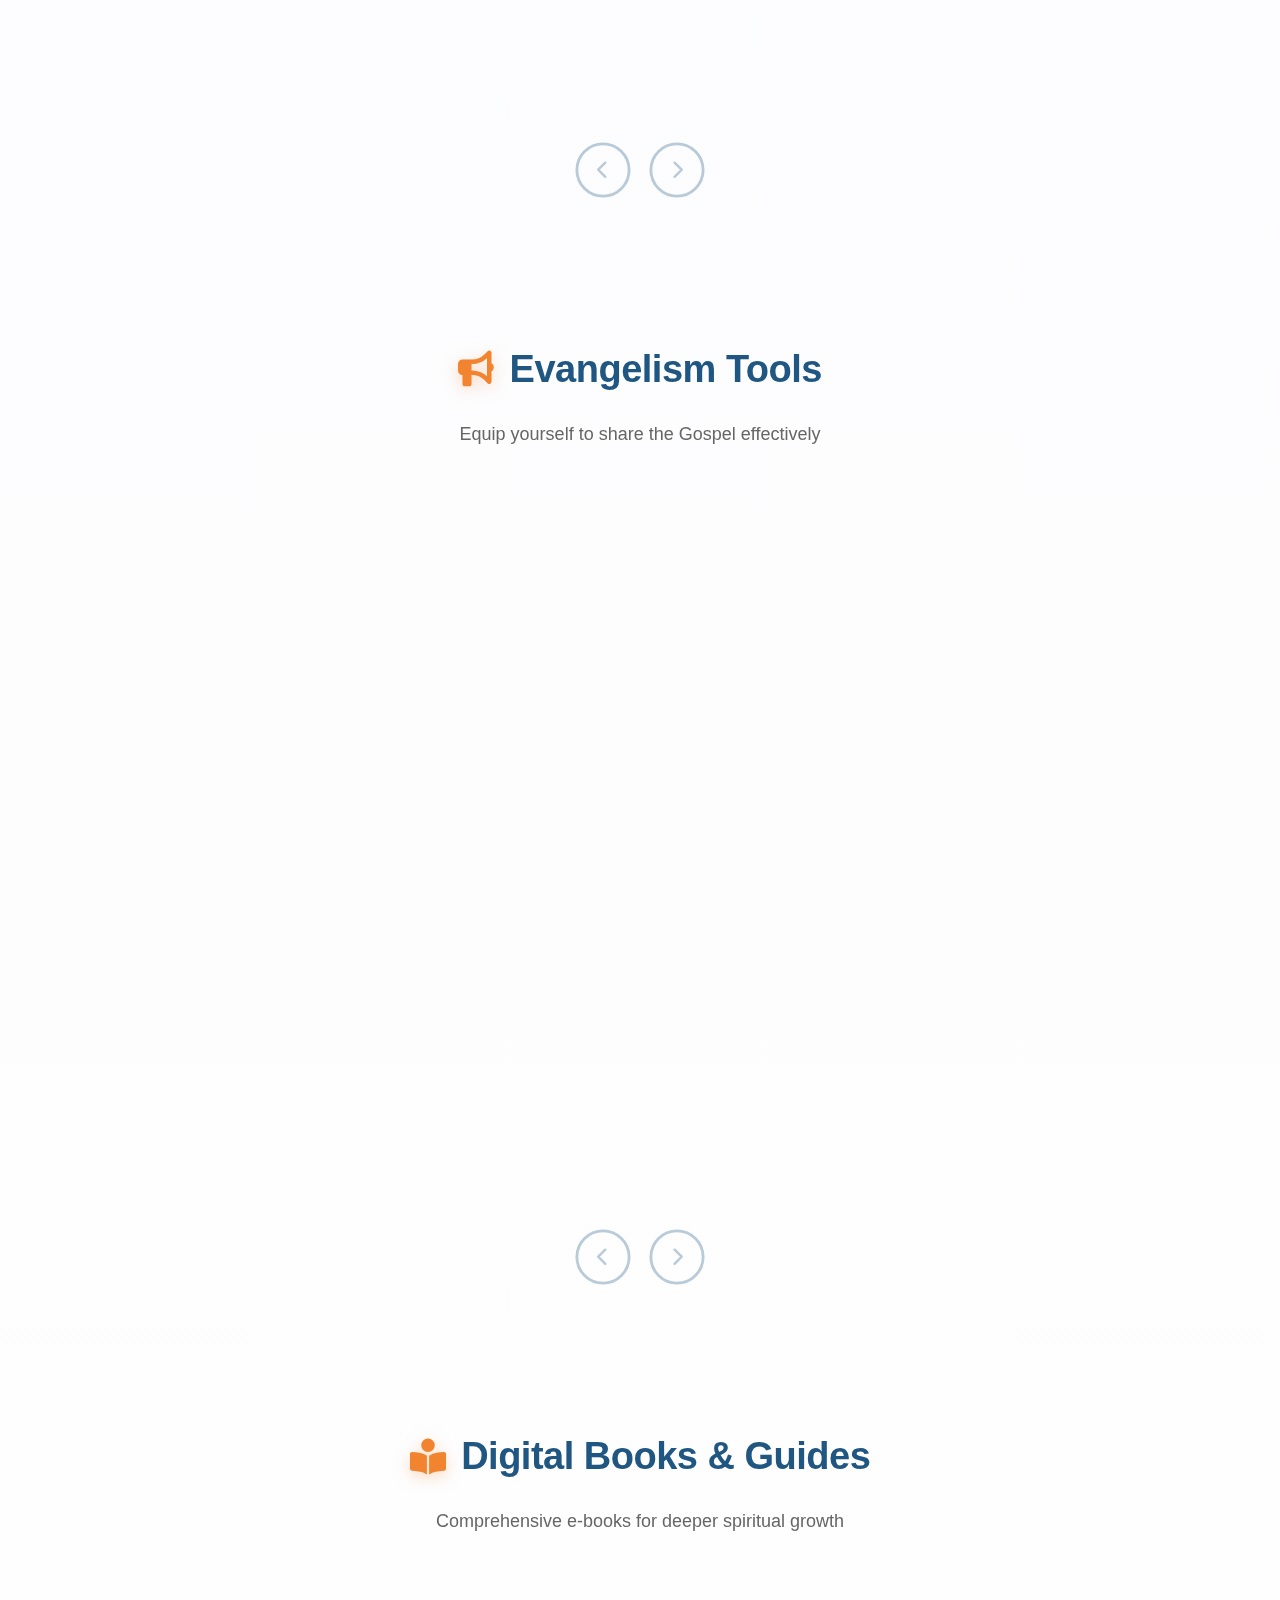
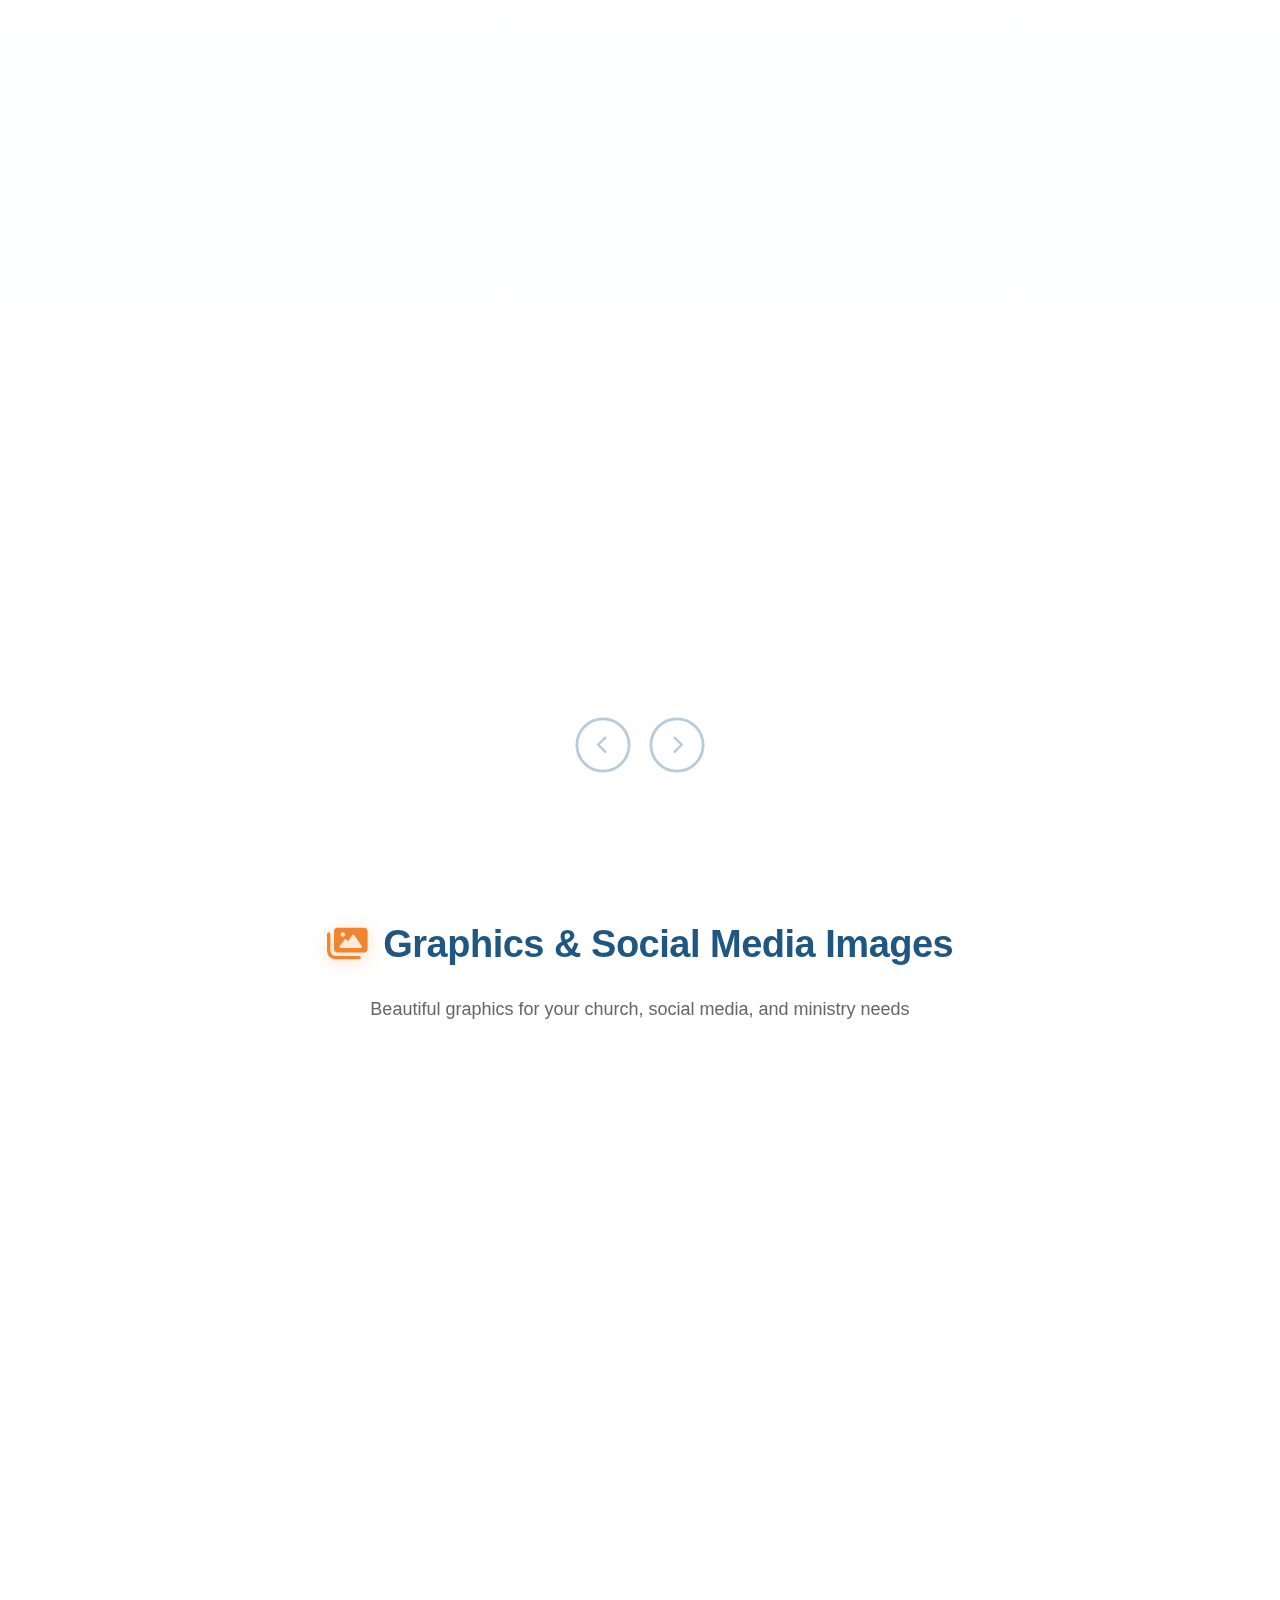
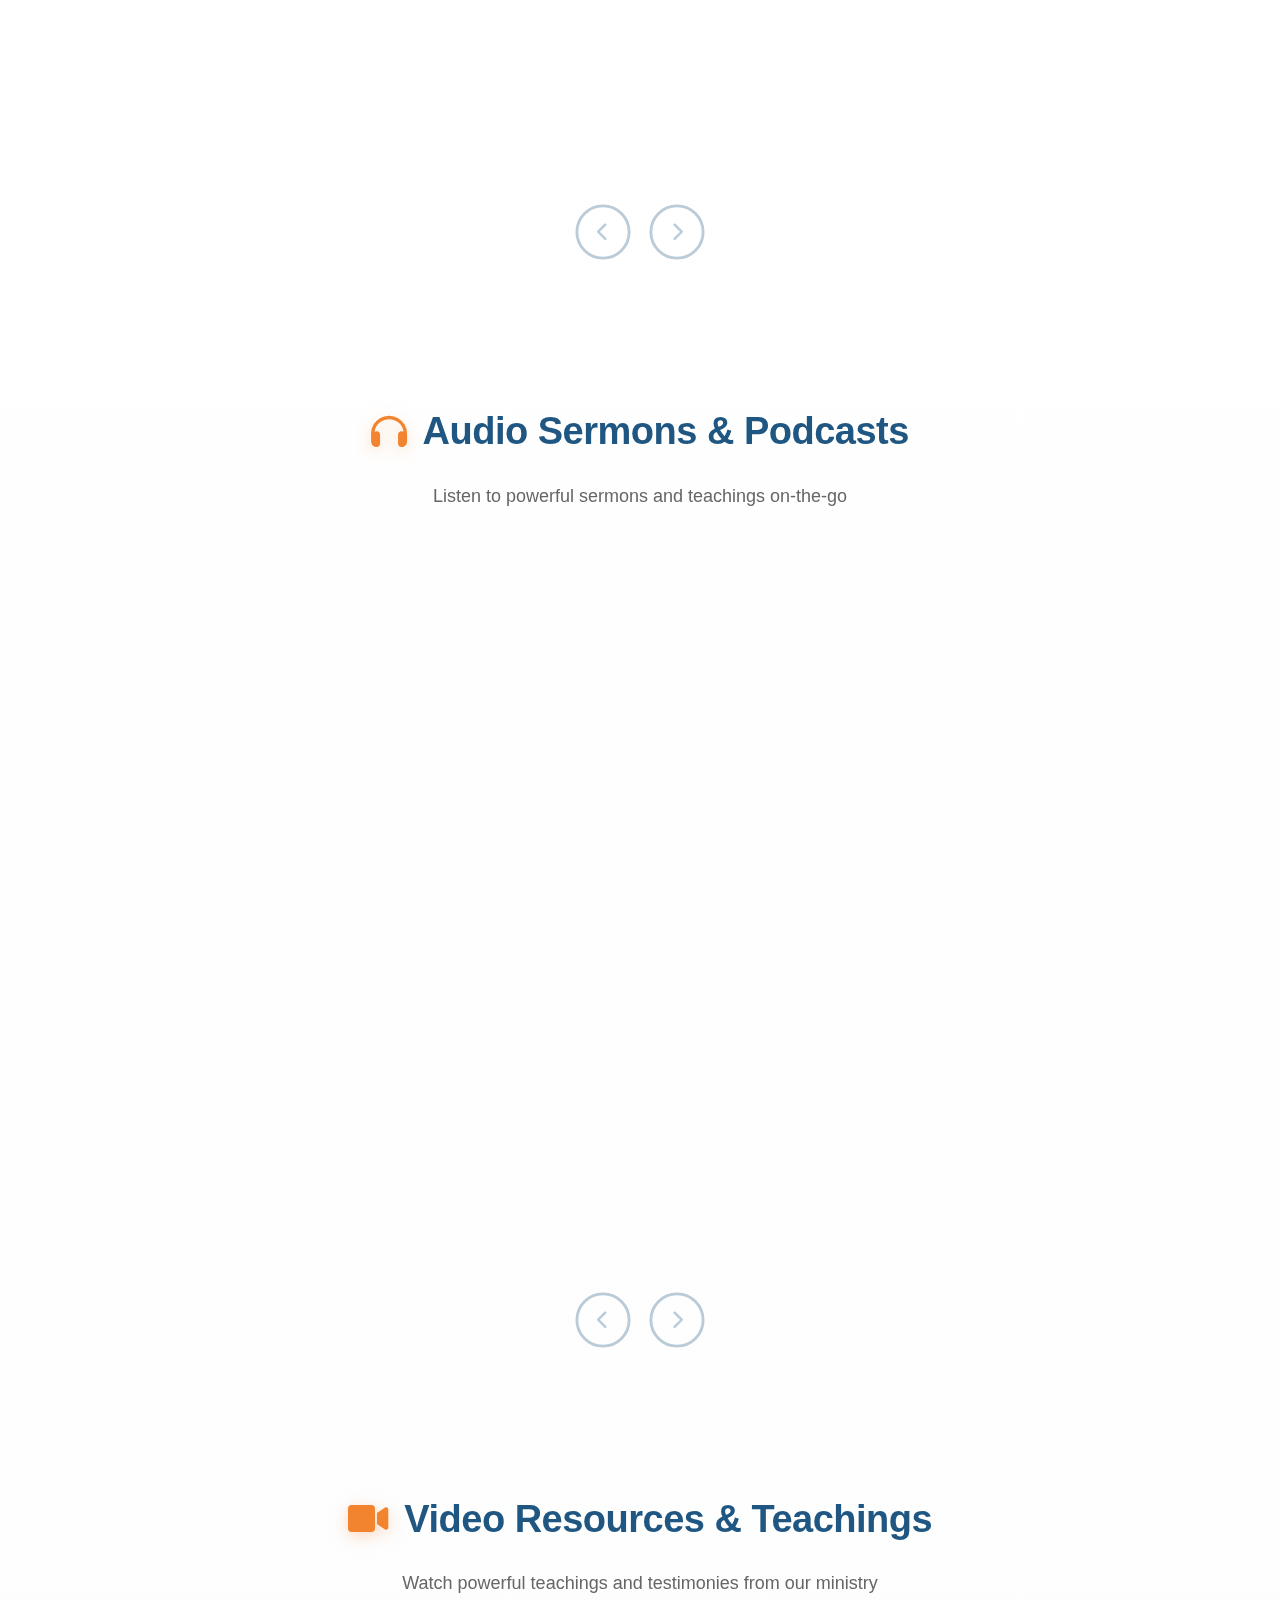
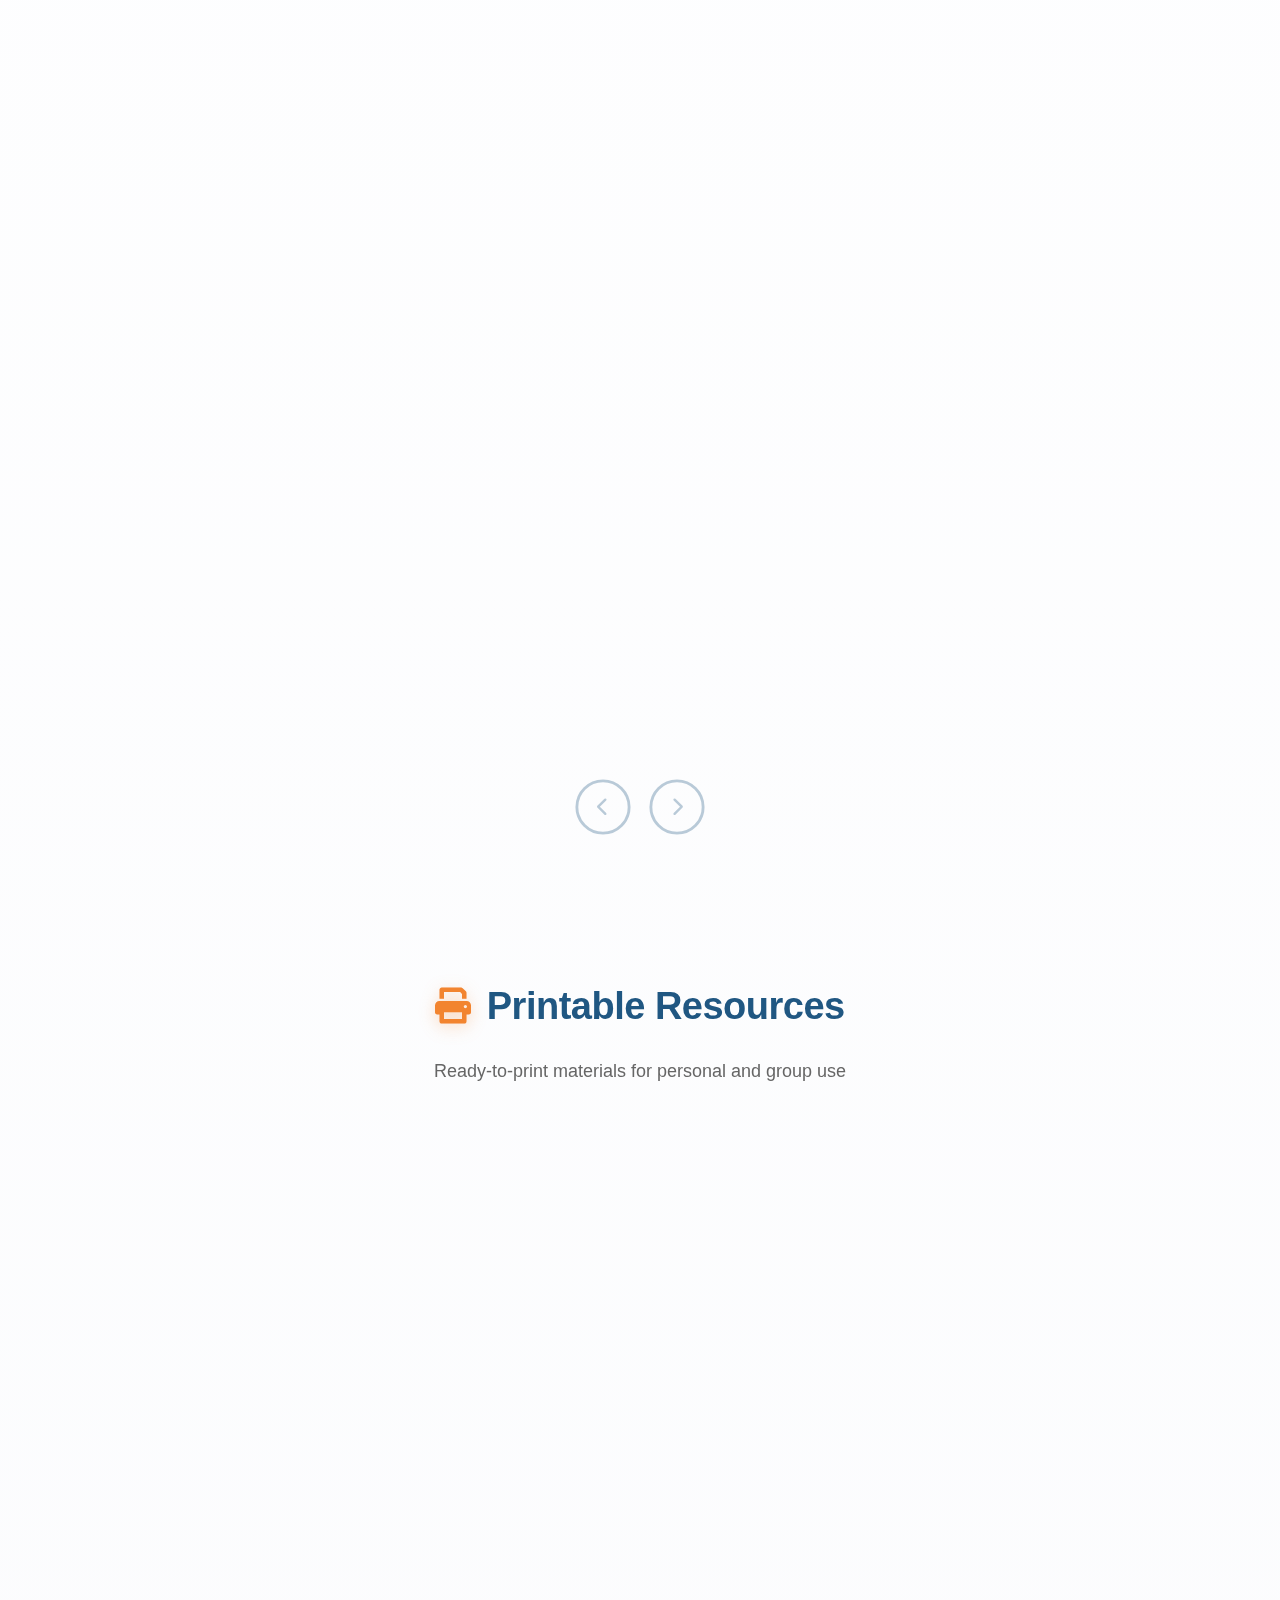
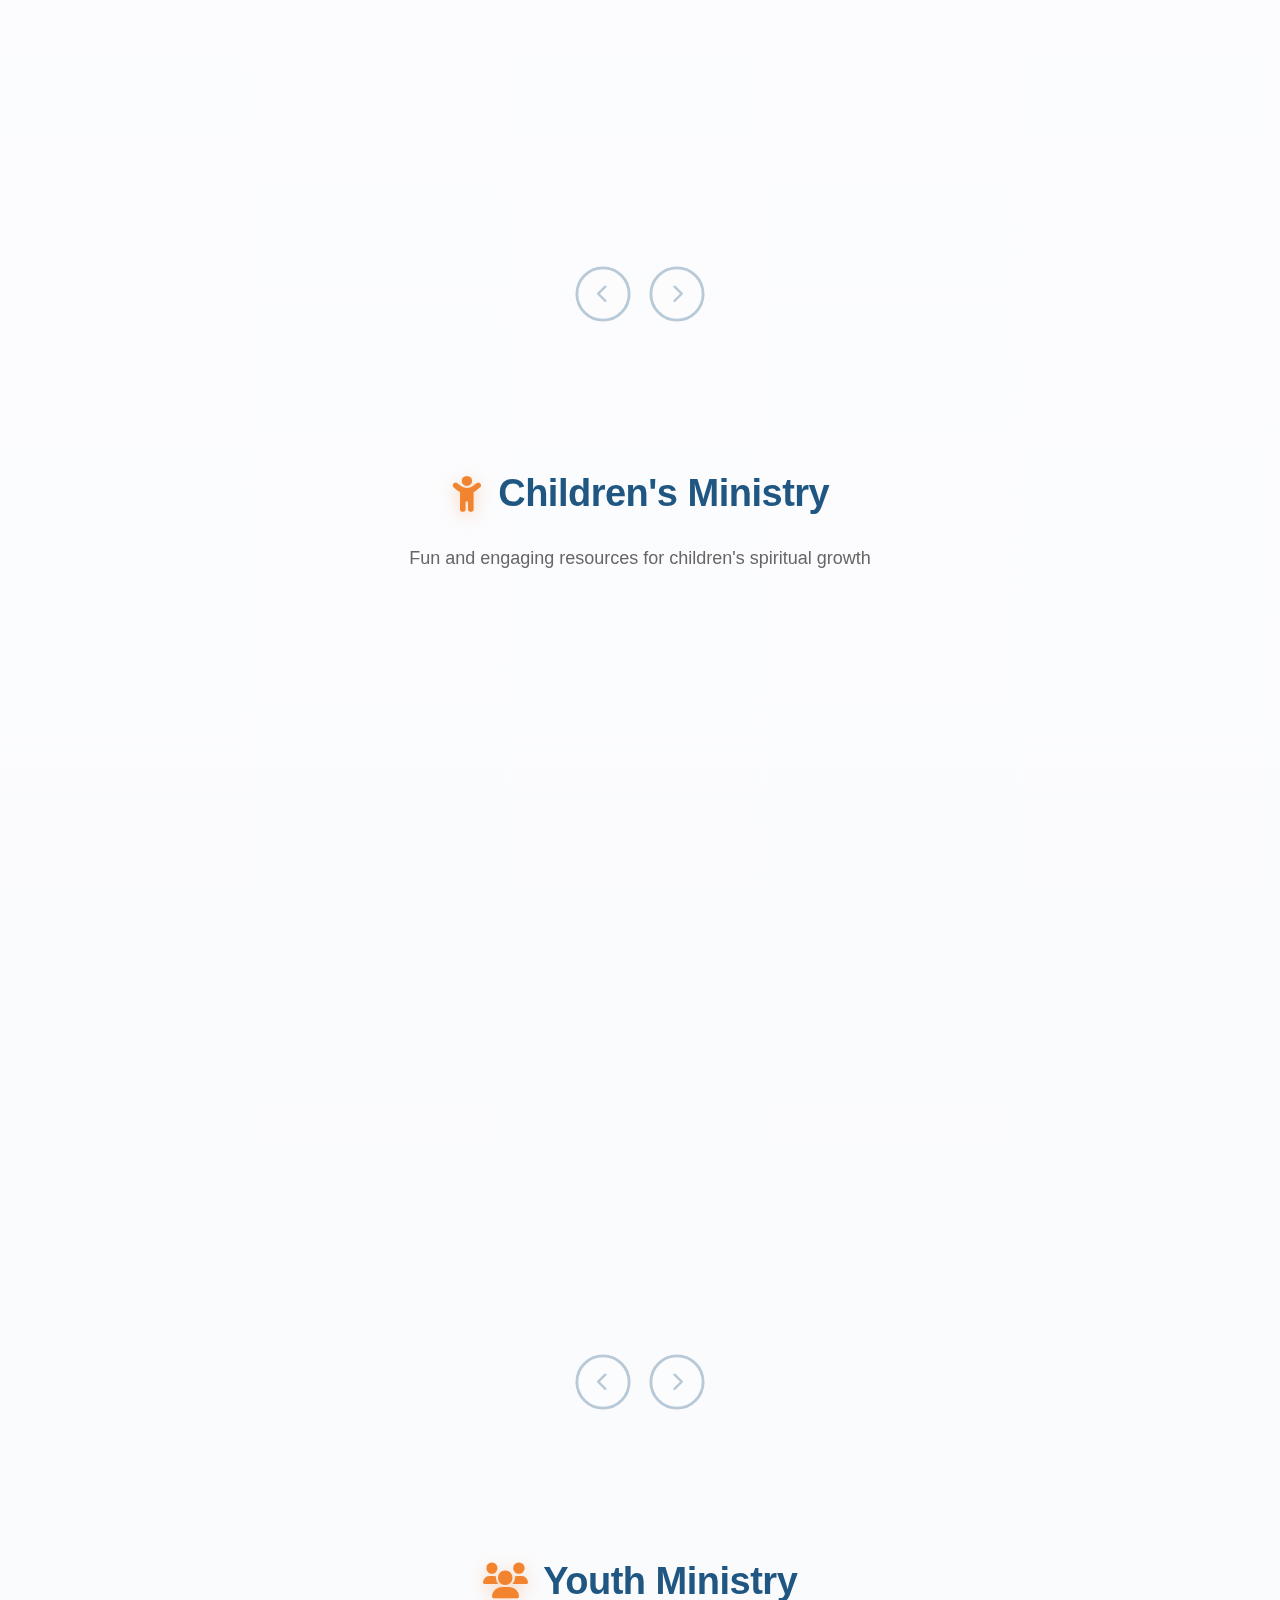
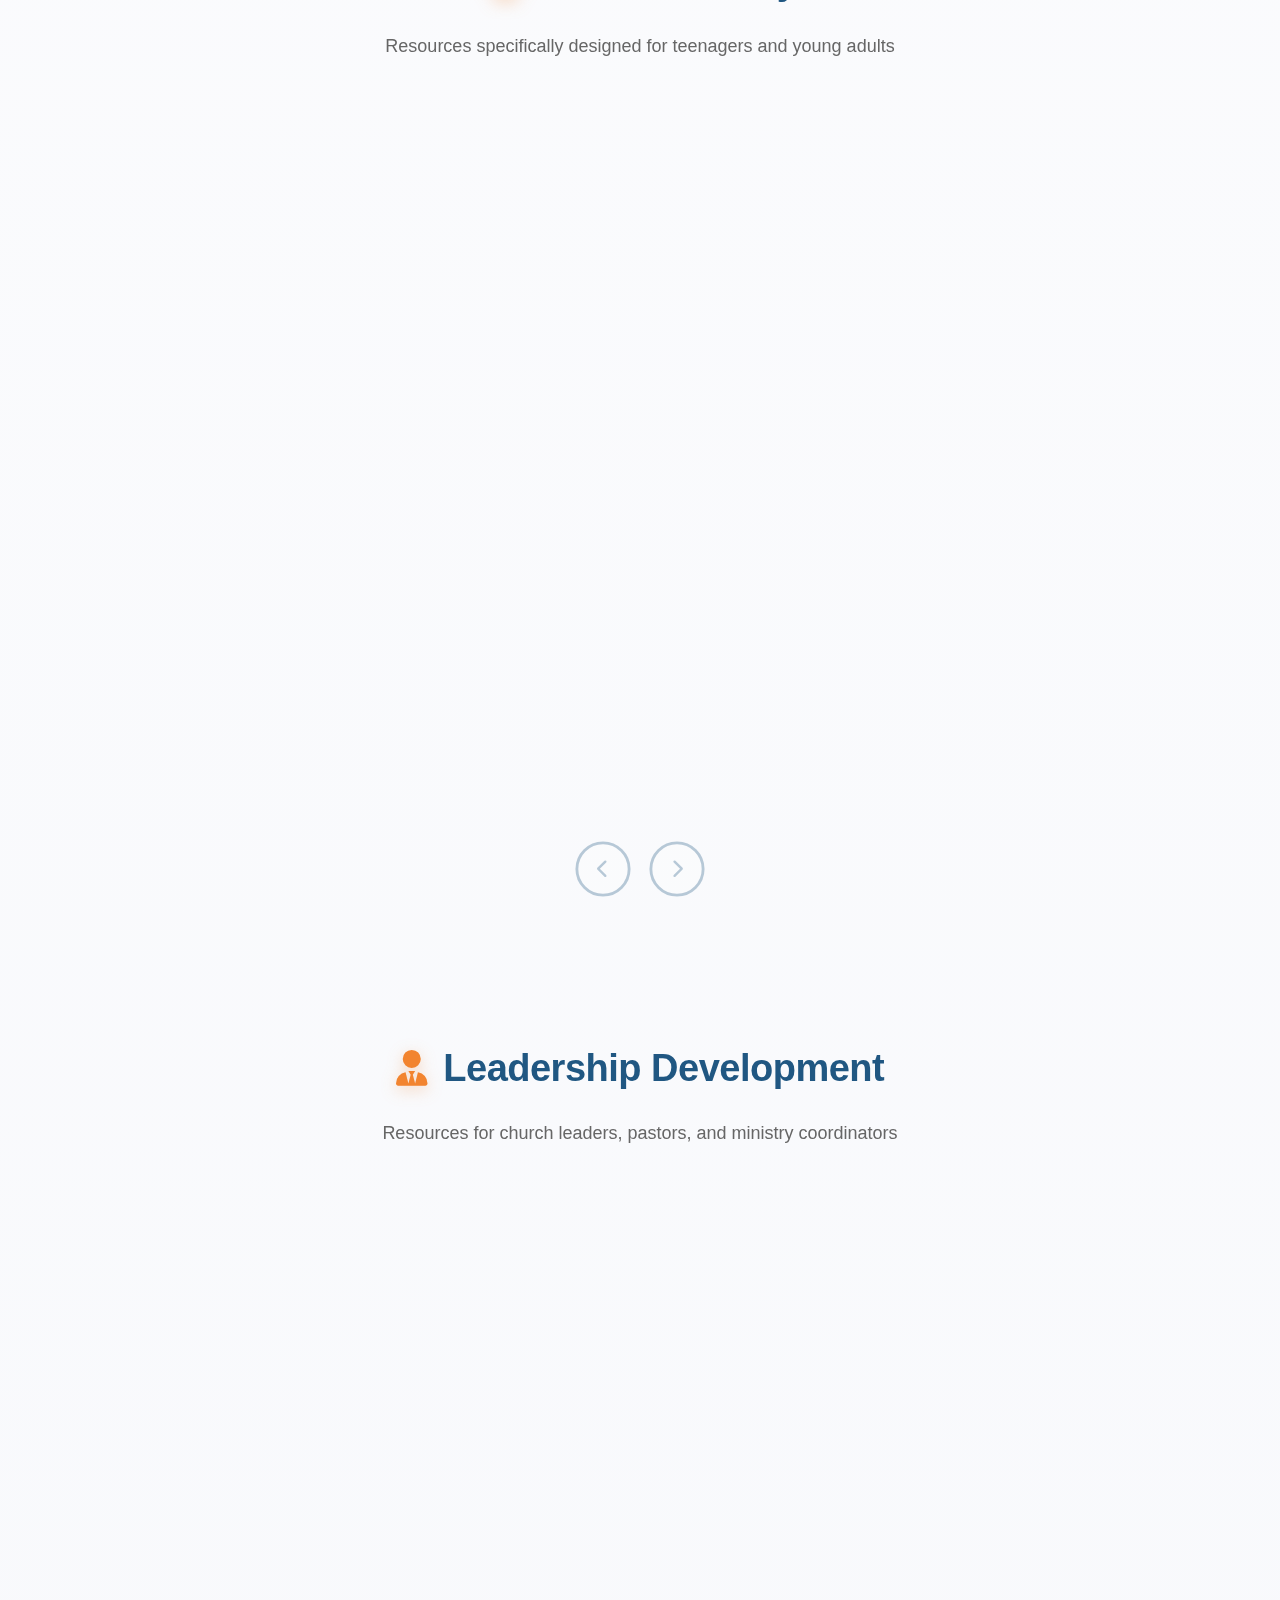
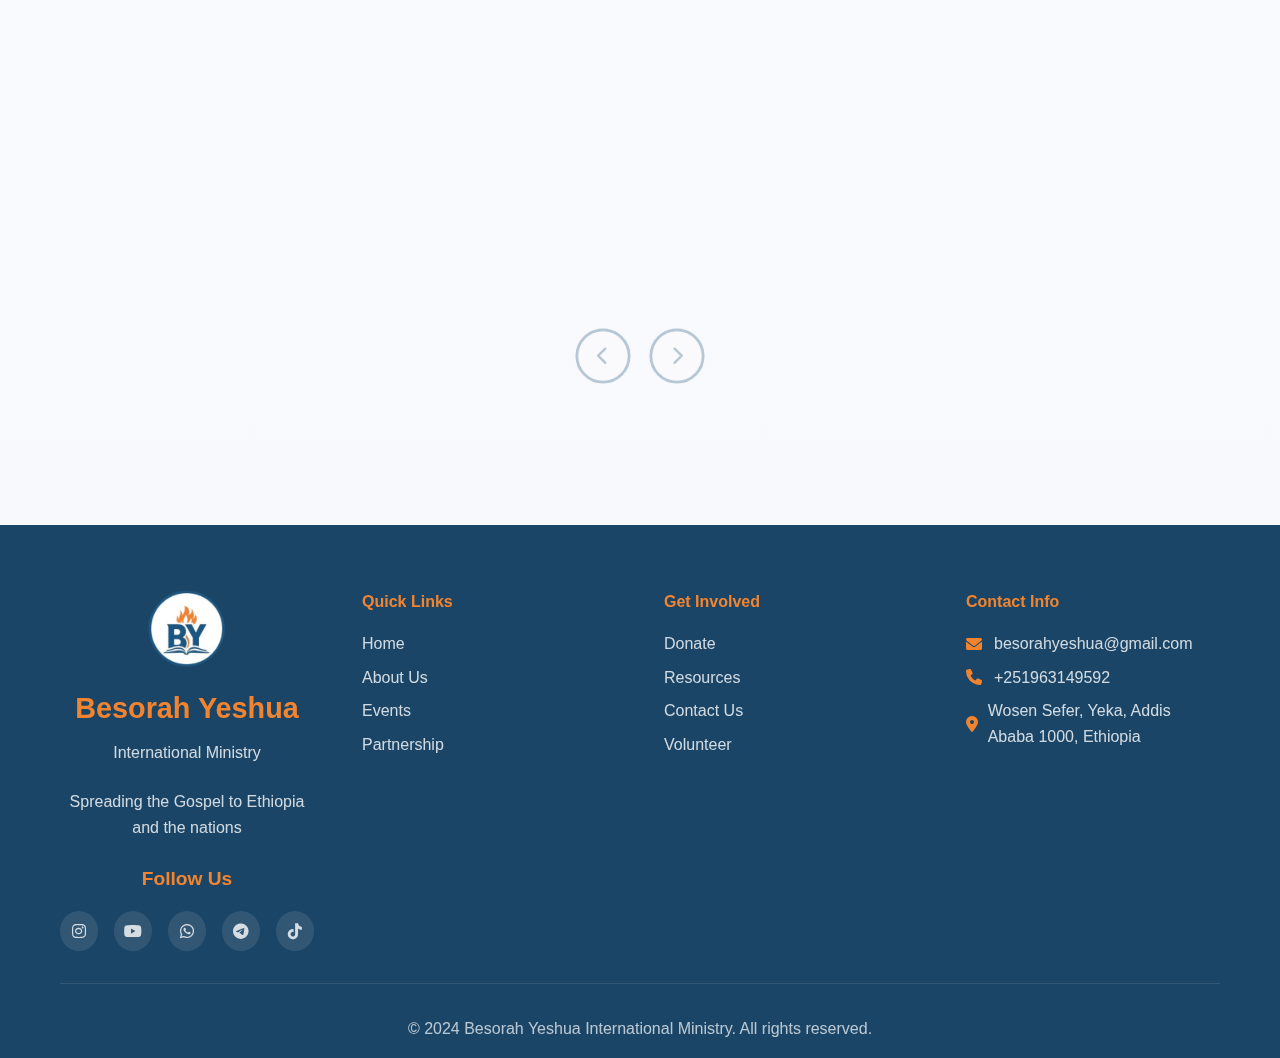
<file: resources.html>
<!DOCTYPE html>
<html lang="en">
<head>
    <meta charset="UTF-8">
    <meta name="viewport" content="width=device-width, initial-scale=1.0">
    <meta name="description" content="Learn about Besorah Yeshua International Ministry's mission, vision, and impact across Ethiopia. Spreading the Gospel through evangelism, discipleship, and church planting in Arsi, Bale, Guji, and Borena zones.">
    
    <!-- Enhanced SEO -->
    <meta name="robots" content="index, follow, max-image-preview:large">
    <meta name="googlebot" content="index, follow">
    <meta name="keywords" content="Besorah Yeshua, Ethiopian ministry, Gospel, church planting, evangelism, discipleship, Oromia, Christian ministry Ethiopia">
    <meta name="author" content="Besorah Yeshua International Ministry">
    
    <!-- Canonical URL -->
    <link rel="canonical" href="https://besorayeshuaministry.netlify.app/resources.html">
    
    <!-- Open Graph / Facebook -->
    <meta property="og:type" content="website">
    <meta property="og:url" content="https://besorayeshuaministry.netlify.app/about.html">
    <meta property="og:title" content="About Us - Besorah Yeshua International Ministry">
    <meta property="og:description" content="Learn about our mission to spread the Gospel across Ethiopia through evangelism, discipleship, and church planting.">
    <meta property="og:image" content="https://besorayeshuaministry.netlify.app/images/logo.png">
    
    <!-- Twitter -->
    <meta property="twitter:card" content="summary_large_image">
    <meta property="twitter:url" content="https://besorayeshuaministry.netlify.app/about.html">
    <meta property="twitter:title" content="About Us - Besorah Yeshua International Ministry">
    <meta property="twitter:description" content="Learn about our mission to spread the Gospel across Ethiopia through evangelism, discipleship, and church planting.">
    <meta property="twitter:image" content="https://besorayeshuaministry.netlify.app/images/logo.png">
    
    <!-- Security -->
    <meta http-equiv="Content-Security-Policy" content="default-src 'self'; script-src 'self' 'unsafe-inline' https://cdnjs.cloudflare.com; style-src 'self' 'unsafe-inline' https://cdnjs.cloudflare.com; img-src 'self' data: https:; font-src 'self' https://cdnjs.cloudflare.com; connect-src 'self';">
    
    <title>resources - Besorah Yeshua International Ministry</title>
    
    <!-- Preconnect to external resources -->
    <link rel="preconnect" href="https://cdnjs.cloudflare.com" crossorigin>
    <link rel="dns-prefetch" href="https://cdnjs.cloudflare.com">
    
    <!-- Preload critical resources -->
    <link rel="preload" href="styles/resources.css" as="style">
    <link rel="preload" href="images/logo.png" as="image">
    
    <!-- Critical CSS inline -->
    <style>
        /* Critical above-fold styles */
        *{margin:0;padding:0;box-sizing:border-box}
        body{font-family:'Segoe UI',Tahoma,Geneva,Verdana,sans-serif;line-height:1.6;color:#333;overflow-x:hidden}
        header{position:fixed;width:100%;top:0;z-index:1000;background:rgba(255,255,255,.95);backdrop-filter:blur(20px);-webkit-backdrop-filter:blur(20px);border-bottom:1px solid rgba(255,255,255,.2);box-shadow:0 2px 10px rgba(0,0,0,.1);transition:all 0.3s ease}
        .container{max-width:1200px;margin:0 auto;padding:0 20px}
        .skip-to-content{position:absolute;left:-9999px;z-index:9999;padding:1rem;background:#205782;color:#fff;text-decoration:none;border-radius:4px;font-weight:600}
        .skip-to-content:focus{left:1rem;top:1rem}
        .sr-only{position:absolute;width:1px;height:1px;padding:0;margin:-1px;overflow:hidden;clip:rect(0,0,0,0);white-space:nowrap;border-width:0}
        .page-loader{position:fixed;top:0;left:0;width:100%;height:100%;background:#fff;display:flex;align-items:center;justify-content:center;z-index:99999;transition:opacity 0.3s ease}
        .loader-spinner{border:4px solid #f3f3f3;border-top:4px solid #205782;border-radius:50%;width:50px;height:50px;animation:spin 1s linear infinite}
        @keyframes spin{0%{transform:rotate(0deg)}100%{transform:rotate(360deg)}}
        @media(max-width:768px){body{font-size:14px}}
    </style>
    
    <!-- CSS Loading Order -->
    <link rel="stylesheet" href="styles/style.css">
    <link rel="stylesheet" href="styles/resources.css">
    <link rel="stylesheet" href="styles/navigation.css">
    <link rel="stylesheet" href="https://cdnjs.cloudflare.com/ajax/libs/font-awesome/6.0.0/css/all.min.css" integrity="sha512-9usAa10IRO0HhonpyAIVpjrylPvoDwiPUiKdWk5t3PyolY1cOd4DSE0Ga+ri4AuTroPR5aQvXU9xC6qOPnzFeg==" crossorigin="anonymous" referrerpolicy="no-referrer">
 
    <!-- Favicons -->
    <link rel="icon" type="image/x-icon" href="images/favicon.ico">
    <link rel="apple-touch-icon" sizes="180x180" href="images/apple-touch-icon.png">
    <link rel="icon" type="image/png" sizes="32x32" href="images/favicon-32x32.png">
    <link rel="icon" type="image/png" sizes="16x16" href="images/favicon-16x16.png">
    
    <!-- Schema.org markup for Ministry -->
    <script type="application/ld+json">
    {
      "@context": "https://schema.org",
      "@type": "ReligiousOrganization",
      "name": "Besorah Yeshua International Ministry",
      "url": "https://besorayeshuaministry.netlify.app",
      "logo": "https://besorayeshuaministry.netlify.app/images/logo.png",
      "description": "Spreading the Gospel across Ethiopia through evangelism, discipleship, and church planting",
      "foundingDate": "2010",
      "address": {
        "@type": "PostalAddress",
        "streetAddress": "Wosen Sefer, Yeka",
        "addressLocality": "Addis Ababa",
        "postalCode": "1000",
        "addressCountry": "ET"
      },
      "contactPoint": {
        "@type": "ContactPoint",
        "telephone": "+251-963-149592",
        "contactType": "Customer Service",
        "email": "besorahyeshua@gmail.com"
      },
      "sameAs": [
        "https://www.instagram.com/byministry_et",
        "https://youtube.com/@byministry_et",
        "https://t.me/byministry",
        "https://tiktok.com/@besorah.yeshua"
      ],
      "areaServed": {
        "@type": "Place",
        "name": "Ethiopia"
      },
      "knowsAbout": [
        "Evangelism",
        "Church Planting",
        "Discipleship",
        "Christian Ministry"
      ]
    }
    </script>
    
    <!-- Breadcrumb Schema -->
    <script type="application/ld+json">
    {
      "@context": "https://schema.org",
      "@type": "BreadcrumbList",
      "itemListElement": [{
        "@type": "ListItem",
        "position": 1,
        "name": "Home",
        "item": "https://besorayeshuaministry.netlify.app/"
      },{
        "@type": "ListItem",
        "position": 2,
        "name": "About",
        "item": "https://besorayeshuaministry.netlify.app/about.html"
      }]
    }
    </script>
</head>
<body>
    <!-- Page Loader -->
    <div class="page-loader">
        <div class="loader-spinner"></div>
    </div>

    <!-- Skip to main content for accessibility -->
    <a href="#main-content" class="skip-to-content">Skip to main content</a>

    <!-- Header -->
    <header>
        <nav class="navbar">
            <div class="nav-container">
                <div class="nav-logo">
                    <a href="index.html">
                        <img src="images/logo.png" alt="Besorah Yeshua International Ministry" class="logo">
                        <span class="logo-text">Besorah Yeshua</span>
                    </a>
                </div>               
                <ul class="nav-menu">
                    <li class="nav-item">
                        <a href="index.html" class="nav-link">Home</a>
                    </li>
                    <li class="nav-item">
                        <a href="about.html" class="nav-link">About</a>
                    </li>
                    <li class="nav-item">
                        <a href="events.html" class="nav-link">Events</a>
                    </li>
                    <li class="nav-item">
                        <a href="partnership.html" class="nav-link">Partnership</a>
                    </li>
                    <li class="nav-item">
                        <a href="resources.html" class="nav-link active">Resources</a>
                    </li>
                    <li class="nav-item">
                        <a href="contact.html" class="nav-link">Contact</a>
                    </li>
                    
                                        <li class="nav-item">
                        <a href="bible-planner.html" class="nav-link active">Bible Study</a>
                    </li>
  
                    
                </ul>
                <a href="donate.html" class="btn btn-donate">Donate</a>
                <div class="hamburger">
                    <span class="bar"></span>
                    <span class="bar"></span>
                    <span class="bar"></span>
                </div>
            </div>
        </nav>
    </header>

    <!-- Hero Section -->
    <section class="resources-hero">
        <div class="container">
            <h1>Ministry Resources</h1>
            <p>Download free Bible study materials, devotionals, and teaching resources to strengthen your faith journey</p>
        </div>
    </section>

    <!-- Filter Section -->
    <section class="resources-filter">
        <div class="filter-container">
            <div class="filter-title">Filter by Category:</div>
            <div class="filter-buttons">
                <button class="filter-btn active" data-category="all">All Resources</button>
                <button class="filter-btn" data-category="bible-study">Bible Studies</button>
                <button class="filter-btn" data-category="devotionals">Devotionals</button>
                <button class="filter-btn" data-category="teaching">Teaching Materials</button>
                <button class="filter-btn" data-category="prayer">Prayer Guides</button>
                <button class="filter-btn" data-category="evangelism">Evangelism Tools</button>
                <button class="filter-btn" data-category="ebooks">E-Books</button>
                <button class="filter-btn" data-category="graphics">Graphics</button>
                <button class="filter-btn" data-category="audio">Audio</button>
                <button class="filter-btn" data-category="videos">Videos</button>
                <button class="filter-btn" data-category="printables">Printables</button>
                <button class="filter-btn" data-category="children">Children</button>
                <button class="filter-btn" data-category="youth">Youth</button>
                <button class="filter-btn" data-category="leadership">Leadership</button>
            </div>
        </div>
    </section>

    <!-- Resources Section -->
    <section class="resources-section">
        <div class="resources-container">
            
            <!-- Bible Study Resources -->
            <div class="category-section" data-category="bible-study">
                <div class="category-header">
                    <h2 class="category-title">
                        <i class="fas fa-book-open"></i>
                        Bible Study Materials
                    </h2>
                    <p class="category-description">In-depth studies to deepen your understanding of Scripture</p>
                </div>
                
                <div class="carousel-wrapper">
                    <div class="resources-carousel">

                <!-- Resource Card 1 -->
                <div class="resource-card">
                    <div class="resource-card-header">
                        <span class="resource-type-badge free">Free</span>
                        <div class="resource-icon">
                            <i class="fas fa-book-bible"></i>
                        </div>
                    </div>
                    <div class="resource-card-body">
                        <h3 class="resource-title">Growing in Christ</h3>
                        <p class="resource-description">A 5-lesson BibleKeys study to help believers grow in faith, righteousness, identity in Christ, and life in the Holy Spirit.</p>
                        <div class="resource-meta">
                            <div class="resource-meta-item">
                                <i class="fas fa-file-pdf"></i>
                                <span>PDF</span>
                            </div>
                            <div class="resource-meta-item">
                                <i class="fas fa-download"></i>
                                <span>2,042 downloads</span>
                            </div>
                        </div>
                        <div class="resource-actions">
                            <a href="resources/pdfs/Growing-in-christ.pdf" class="btn-download"> onclick="downloadFree(event, 'Growing in Christ')">
                                <i class="fas fa-download"></i>
                                <span>Download Free</span>
                            </a>
                        </div>
                    </div>
                </div>
                
                <!-- Resource Card 2 -->
                <div class="resource-card">
                    <div class="resource-card-header">
                        <span class="resource-type-badge">Email Required</span>
                        <div class="resource-icon">
                            <i class="fas fa-dove"></i>
                        </div>
                    </div>
                    <div class="resource-card-body">
                        <h3 class="resource-title">The Church and the Holy Spirit</h3>
                        <p class="resource-description">A 3-lesson study exploring how the Holy Spirit empowers the church, the gifts of the Spirit, and hearing God’s voice in everyday life.</p>
                        <div class="resource-meta">
                            <div class="resource-meta-item">
                                <i class="fas fa-file-pdf"></i>
                                <span>PDF</span>
                            </div>
                            <div class="resource-meta-item">
                                <i class="fas fa-download"></i>
                                <span>1,587 downloads</span>
                            </div>
                        </div>
                        <div class="resource-actions">
                            <button class="btn-download" onclick="openEmailGate('The Church and the Holy Spirit', 'The church and Holy Spirit.pdf')">
                                <i class="fas fa-envelope"></i>
                                <span>Get Access</span>
                            </button>
                        </div>
                    </div>
                </div>

                        <!-- Resource Card 3 -->
                        <div class="resource-card">
                            <div class="resource-card-header">
                                <span class="resource-type-badge free">Free</span>
                                <div class="resource-icon">
                                    <i class="fas fa-praying-hands"></i>
                                </div>
                            </div>
                            <div class="resource-card-body">
                                <h3 class="resource-title">Psalms of Worship</h3>
                                <p class="resource-description">A curated collection of worship Psalms with devotional reflections and prayer prompts for personal or group use.</p>
                                <div class="resource-meta">
                                    <div class="resource-meta-item">
                                        <i class="fas fa-file-pdf"></i>
                                        <span>PDF</span>
                                    </div>
                                    <div class="resource-meta-item">
                                        <i class="fas fa-download"></i>
                                        <span>2,103 downloads</span>
                                    </div>
                                </div>
                                <div class="resource-actions">
                                    <a href="#" class="btn-download" onclick="downloadFree(event, 'Psalms of Worship')">
                                        <i class="fas fa-download"></i>
                                        <span>Download Free</span>
                                    </a>
                                </div>
                            </div>
                        </div>

                        <!-- Resource Card 4 -->
                        <div class="resource-card">
                            <div class="resource-card-header">
                                <span class="resource-type-badge">Email Required</span>
                                <div class="resource-icon">
                                    <i class="fas fa-cross"></i>
                                </div>
                            </div>
                            <div class="resource-card-body">
                                <h3 class="resource-title">Gospel Harmony Study</h3>
                                <p class="resource-description">Compare and contrast the four Gospels to understand the complete picture of Jesus' life and ministry.</p>
                                <div class="resource-meta">
                                    <div class="resource-meta-item">
                                        <i class="fas fa-file-pdf"></i>
                                        <span>PDF</span>
                                    </div>
                                    <div class="resource-meta-item">
                                        <i class="fas fa-download"></i>
                                        <span>723 downloads</span>
                                    </div>
                                </div>
                                <div class="resource-actions">
                                    <button class="btn-download" onclick="openEmailGate('Gospel Harmony Study', 'Gospel-Harmony.pdf')">
                                        <i class="fas fa-envelope"></i>
                                        <span>Get Access</span>
                                    </button>
                                </div>
                            </div>
                        </div>
                    </div>
                    
                    <!-- Carousel Navigation -->
                    <div class="carousel-nav">
                        <button class="carousel-btn prev" aria-label="Previous">
                            <i class="fas fa-chevron-left"></i>
                        </button>
                        <button class="carousel-btn next" aria-label="Next">
                            <i class="fas fa-chevron-right"></i>
                        </button>
                    </div>
                </div>
            </div>

            <!-- Devotionals -->
            <div class="category-section" data-category="devotionals">
                <div class="category-header">
                    <h2 class="category-title">
                        <i class="fas fa-heart"></i>
                        Daily Devotionals
                    </h2>
                    <p class="category-description">Inspire your daily walk with God through these devotional guides</p>
                </div>
                
                <div class="carousel-wrapper">
                    <div class="resources-carousel">
                        <!-- Resource Card 1 -->
                        <div class="resource-card">
                            <div class="resource-card-header">
                                <span class="resource-type-badge">Email Required</span>
                                <div class="resource-icon">
                                    <i class="fas fa-sun"></i>
                                </div>
                            </div>
                            <div class="resource-card-body">
                                <h3 class="resource-title">30 Days with Jesus</h3>
                                <p class="resource-description">A month-long devotional journey through the life and teachings of Jesus Christ with daily reflections and prayers.</p>
                                <div class="resource-meta">
                                    <div class="resource-meta-item">
                                        <i class="fas fa-file-pdf"></i>
                                        <span>PDF</span>
                                    </div>
                                    <div class="resource-meta-item">
                                        <i class="fas fa-download"></i>
                                        <span>1,567 downloads</span>
                                    </div>
                                </div>
                                <div class="resource-actions">
                                    <button class="btn-download" onclick="openEmailGate('30 Days with Jesus', '30-Days-Jesus.pdf')">
                                        <i class="fas fa-envelope"></i>
                                        <span>Get Access</span>
                                    </button>
                                </div>
                            </div>
                        </div>

                        <!-- Resource Card 2 -->
                        <div class="resource-card">
                            <div class="resource-card-header">
                                <span class="resource-type-badge free">Free</span>
                                <div class="resource-icon">
                                    <i class="fas fa-star"></i>
                                </div>
                            </div>
                            <div class="resource-card-body">
                                <h3 class="resource-title">Morning Grace Devotional</h3>
                                <p class="resource-description">Start your day with God through these inspiring morning devotions featuring Scripture, meditation, and prayer.</p>
                                <div class="resource-meta">
                                    <div class="resource-meta-item">
                                        <i class="fas fa-file-pdf"></i>
                                        <span>PDF</span>
                                    </div>
                                    <div class="resource-meta-item">
                                        <i class="fas fa-download"></i>
                                        <span>3,421 downloads</span>
                                    </div>
                                </div>
                                <div class="resource-actions">
                                    <a href="#" class="btn-download" onclick="downloadFree(event, 'Morning Grace Devotional')">
                                        <i class="fas fa-download"></i>
                                        <span>Download Free</span>
                                    </a>
                                </div>
                            </div>
                        </div>

                        <!-- Resource Card 3 -->
                        <div class="resource-card">
                            <div class="resource-card-header">
                                <span class="resource-type-badge free">Free</span>
                                <div class="resource-icon">
                                    <i class="fas fa-moon"></i>
                                </div>
                            </div>
                            <div class="resource-card-body">
                                <h3 class="resource-title">Evening Reflections</h3>
                                <p class="resource-description">End your day with peace and gratitude through these evening devotionals with Scripture and prayer.</p>
                                <div class="resource-meta">
                                    <div class="resource-meta-item">
                                        <i class="fas fa-file-pdf"></i>
                                        <span>PDF</span>
                                    </div>
                                    <div class="resource-meta-item">
                                        <i class="fas fa-download"></i>
                                        <span>2,189 downloads</span>
                                    </div>
                                </div>
                                <div class="resource-actions">
                                    <a href="#" class="btn-download" onclick="downloadFree(event, 'Evening Reflections')">
                                        <i class="fas fa-download"></i>
                                        <span>Download Free</span>
                                    </a>
                                </div>
                            </div>
                        </div>
                    </div>
                    
                    <div class="carousel-nav">
                        <button class="carousel-btn prev" aria-label="Previous">
                            <i class="fas fa-chevron-left"></i>
                        </button>
                        <button class="carousel-btn next" aria-label="Next">
                            <i class="fas fa-chevron-right"></i>
                        </button>
                    </div>
                </div>
            </div>

            <!-- Teaching Materials -->
            <div class="category-section" data-category="teaching">
                <div class="category-header">
                    <h2 class="category-title">
                        <i class="fas fa-chalkboard-teacher"></i>
                        Teaching Materials
                    </h2>
                    <p class="category-description">Resources for Sunday School, small groups, and ministry leaders</p>
                </div>
                
                <div class="carousel-wrapper">
                    <div class="resources-carousel">
                        <!-- Resource Card 1 -->
                        <div class="resource-card">
                            <div class="resource-card-header">
                                <span class="resource-type-badge">Email Required</span>
                                <div class="resource-icon">
                                    <i class="fas fa-users"></i>
                                </div>
                            </div>
                            <div class="resource-card-body">
                                <h3 class="resource-title">Small Group Leader Guide</h3>
                                <p class="resource-description">Complete guide for leading effective small groups including facilitation tips, discussion questions, and activity ideas.</p>
                                <div class="resource-meta">
                                    <div class="resource-meta-item">
                                        <i class="fas fa-file-pdf"></i>
                                        <span>PDF</span>
                                    </div>
                                    <div class="resource-meta-item">
                                        <i class="fas fa-download"></i>
                                        <span>654 downloads</span>
                                    </div>
                                </div>
                                <div class="resource-actions">
                                    <button class="btn-download" onclick="openEmailGate('Small Group Leader Guide', 'Small-Group-Guide.pdf')">
                                        <i class="fas fa-envelope"></i>
                                        <span>Get Access</span>
                                    </button>
                                </div>
                            </div>
                        </div>

                        <!-- Resource Card 2 -->
                        <div class="resource-card">
                            <div class="resource-card-header">
                                <span class="resource-type-badge free">Free</span>
                                <div class="resource-icon">
                                    <i class="fas fa-child"></i>
                                </div>
                            </div>
                            <div class="resource-card-body">
                                <h3 class="resource-title">Children's Ministry Toolkit</h3>
                                <p class="resource-description">Fun and engaging activities, crafts, and lesson plans for children's ministry and Sunday School programs.</p>
                                <div class="resource-meta">
                                    <div class="resource-meta-item">
                                        <i class="fas fa-file-pdf"></i>
                                        <span>PDF</span>
                                    </div>
                                    <div class="resource-meta-item">
                                        <i class="fas fa-download"></i>
                                        <span>2,891 downloads</span>
                                    </div>
                                </div>
                                <div class="resource-actions">
                                    <a href="#" class="btn-download" onclick="downloadFree(event, 'Children\'s Ministry Toolkit')">
                                        <i class="fas fa-download"></i>
                                        <span>Download Free</span>
                                    </a>
                                </div>
                            </div>
                        </div>

                        <!-- Resource Card 3 -->
                        <div class="resource-card">
                            <div class="resource-card-header">
                                <span class="resource-type-badge">Email Required</span>
                                <div class="resource-icon">
                                    <i class="fas fa-graduation-cap"></i>
                                </div>
                            </div>
                            <div class="resource-card-body">
                                <h3 class="resource-title">Youth Ministry Curriculum</h3>
                                <p class="resource-description">Complete curriculum for youth ministry with lesson plans, activities, and discussion guides for teenagers.</p>
                                <div class="resource-meta">
                                    <div class="resource-meta-item">
                                        <i class="fas fa-file-pdf"></i>
                                        <span>PDF</span>
                                    </div>
                                    <div class="resource-meta-item">
                                        <i class="fas fa-download"></i>
                                        <span>1,234 downloads</span>
                                    </div>
                                </div>
                                <div class="resource-actions">
                                    <button class="btn-download" onclick="openEmailGate('Youth Ministry Curriculum', 'Youth-Curriculum.pdf')">
                                        <i class="fas fa-envelope"></i>
                                        <span>Get Access</span>
                                    </button>
                                </div>
                            </div>
                        </div>
                    </div>
                    
                    <div class="carousel-nav">
                        <button class="carousel-btn prev" aria-label="Previous">
                            <i class="fas fa-chevron-left"></i>
                        </button>
                        <button class="carousel-btn next" aria-label="Next">
                            <i class="fas fa-chevron-right"></i>
                        </button>
                    </div>
                </div>
            </div>

            <!-- Prayer Guides -->
            <div class="category-section" data-category="prayer">
                <div class="category-header">
                    <h2 class="category-title">
                        <i class="fas fa-hands"></i>
                        Prayer Resources
                    </h2>
                    <p class="category-description">Strengthen your prayer life with these practical guides</p>
                </div>
                
                <div class="carousel-wrapper">
                    <div class="resources-carousel">
                        <!-- Resource Card 1 -->
                        <div class="resource-card">
                            <div class="resource-card-header">
                                <span class="resource-type-badge free">Free</span>
                                <div class="resource-icon">
                                    <i class="fas fa-pray"></i>
                                </div>
                            </div>
                            <div class="resource-card-body">
                                <h3 class="resource-title">40 Days of Prayer</h3>
                                <p class="resource-description">Transform your prayer life with this 40-day guided prayer journey including Scripture prompts and reflection space.</p>
                                <div class="resource-meta">
                                    <div class="resource-meta-item">
                                        <i class="fas fa-file-pdf"></i>
                                        <span>PDF</span>
                                    </div>
                                    <div class="resource-meta-item">
                                        <i class="fas fa-download"></i>
                                        <span>1,789 downloads</span>
                                    </div>
                                </div>
                                <div class="resource-actions">
                                    <a href="#" class="btn-download" onclick="downloadFree(event, '40 Days of Prayer')">
                                        <i class="fas fa-download"></i>
                                        <span>Download Free</span>
                                    </a>
                                </div>
                            </div>
                        </div>

                        <!-- Resource Card 2 -->
                        <div class="resource-card">
                            <div class="resource-card-header">
                                <span class="resource-type-badge">Email Required</span>
                                <div class="resource-icon">
                                    <i class="fas fa-book-reader"></i>
                                </div>
                            </div>
                            <div class="resource-card-body">
                                <h3 class="resource-title">Intercessory Prayer Manual</h3>
                                <p class="resource-description">Comprehensive guide to intercessory prayer with biblical foundations, practical strategies, and prayer templates.</p>
                                <div class="resource-meta">
                                    <div class="resource-meta-item">
                                        <i class="fas fa-file-pdf"></i>
                                        <span>PDF</span>
                                    </div>
                                    <div class="resource-meta-item">
                                        <i class="fas fa-download"></i>
                                        <span>923 downloads</span>
                                    </div>
                                </div>
                                <div class="resource-actions">
                                    <button class="btn-download" onclick="openEmailGate('Intercessory Prayer Manual', 'Intercessory-Prayer.pdf')">
                                        <i class="fas fa-envelope"></i>
                                        <span>Get Access</span>
                                    </button>
                                </div>
                            </div>
                        </div>

                        <!-- Resource Card 3 -->
                        <div class="resource-card">
                            <div class="resource-card-header">
                                <span class="resource-type-badge free">Free</span>
                                <div class="resource-icon">
                                    <i class="fas fa-hands-helping"></i>
                                </div>
                            </div>
                            <div class="resource-card-body">
                                <h3 class="resource-title">Prayer Journal Template</h3>
                                <p class="resource-description">Printable prayer journal pages to organize your prayer requests, answers, and spiritual reflections.</p>
                                <div class="resource-meta">
                                    <div class="resource-meta-item">
                                        <i class="fas fa-file-pdf"></i>
                                        <span>PDF</span>
                                    </div>
                                    <div class="resource-meta-item">
                                        <i class="fas fa-download"></i>
                                        <span>2,456 downloads</span>
                                    </div>
                                </div>
                                <div class="resource-actions">
                                    <a href="#" class="btn-download" onclick="downloadFree(event, 'Prayer Journal Template')">
                                        <i class="fas fa-download"></i>
                                        <span>Download Free</span>
                                    </a>
                                </div>
                            </div>
                        </div>
                    </div>
                    
                    <div class="carousel-nav">
                        <button class="carousel-btn prev" aria-label="Previous">
                            <i class="fas fa-chevron-left"></i>
                        </button>
                        <button class="carousel-btn next" aria-label="Next">
                            <i class="fas fa-chevron-right"></i>
                        </button>
                    </div>
                </div>
            </div>

            <!-- Evangelism Tools -->
            <div class="category-section" data-category="evangelism">
                <div class="category-header">
                    <h2 class="category-title">
                        <i class="fas fa-bullhorn"></i>
                        Evangelism Tools
                    </h2>
                    <p class="category-description">Equip yourself to share the Gospel effectively</p>
                </div>
                
                <div class="carousel-wrapper">
                    <div class="resources-carousel">
                        <!-- Resource Card 1 -->
                        <div class="resource-card">
                            <div class="resource-card-header">
                                <span class="resource-type-badge free">Free</span>
                                <div class="resource-icon">
                                    <i class="fas fa-share-alt"></i>
                                </div>
                            </div>
                            <div class="resource-card-body">
                                <h3 class="resource-title">Gospel Sharing Guide</h3>
                                <p class="resource-description">Simple and effective tools for sharing your faith with friends, family, and strangers with confidence and clarity.</p>
                                <div class="resource-meta">
                                    <div class="resource-meta-item">
                                        <i class="fas fa-file-pdf"></i>
                                        <span>PDF</span>
                                    </div>
                                    <div class="resource-meta-item">
                                        <i class="fas fa-download"></i>
                                        <span>2,456 downloads</span>
                                    </div>
                                </div>
                                <div class="resource-actions">
                                    <a href="#" class="btn-download" onclick="downloadFree(event, 'Gospel Sharing Guide')">
                                        <i class="fas fa-download"></i>
                                        <span>Download Free</span>
                                    </a>
                                </div>
                            </div>
                        </div>

                        <!-- Resource Card 2 -->
                        <div class="resource-card">
                            <div class="resource-card-header">
                                <span class="resource-type-badge">Email Required</span>
                                <div class="resource-icon">
                                    <i class="fas fa-map-marked-alt"></i>
                                </div>
                            </div>
                            <div class="resource-card-body">
                                <h3 class="resource-title">Outreach Planning Toolkit</h3>
                                <p class="resource-description">Complete toolkit for planning and executing successful evangelistic outreach events and campaigns in your community.</p>
                                <div class="resource-meta">
                                    <div class="resource-meta-item">
                                        <i class="fas fa-file-pdf"></i>
                                        <span>PDF</span>
                                    </div>
                                    <div class="resource-meta-item">
                                        <i class="fas fa-download"></i>
                                        <span>1,234 downloads</span>
                                    </div>
                                </div>
                                <div class="resource-actions">
                                    <button class="btn-download" onclick="openEmailGate('Outreach Planning Toolkit', 'Outreach-Toolkit.pdf')">
                                        <i class="fas fa-envelope"></i>
                                        <span>Get Access</span>
                                    </button>
                                </div>
                            </div>
                        </div>

                        <!-- Resource Card 3 -->
                        <div class="resource-card">
                            <div class="resource-card-header">
                                <span class="resource-type-badge free">Free</span>
                                <div class="resource-icon">
                                    <i class="fas fa-hands-helping"></i>
                                </div>
                            </div>
                            <div class="resource-card-body">
                                <h3 class="resource-title">Discipleship Essentials</h3>
                                <p class="resource-description">Guide new believers through essential Christian doctrines and practices to establish a strong foundation of faith.</p>
                                <div class="resource-meta">
                                    <div class="resource-meta-item">
                                        <i class="fas fa-file-pdf"></i>
                                        <span>PDF</span>
                                    </div>
                                    <div class="resource-meta-item">
                                        <i class="fas fa-download"></i>
                                        <span>1,876 downloads</span>
                                    </div>
                                </div>
                                <div class="resource-actions">
                                    <a href="#" class="btn-download" onclick="downloadFree(event, 'Discipleship Essentials')">
                                        <i class="fas fa-download"></i>
                                        <span>Download Free</span>
                                    </a>
                                </div>
                            </div>
                        </div>
                    </div>
                    
                    <div class="carousel-nav">
                        <button class="carousel-btn prev" aria-label="Previous">
                            <i class="fas fa-chevron-left"></i>
                        </button>
                        <button class="carousel-btn next" aria-label="Next">
                            <i class="fas fa-chevron-right"></i>
                        </button>
                    </div>
                </div>
            </div>

            <!-- E-Books -->
            <div class="category-section" data-category="ebooks">
                <div class="category-header">
                    <h2 class="category-title">
                        <i class="fas fa-book-reader"></i>
                        Digital Books & Guides
                    </h2>
                    <p class="category-description">Comprehensive e-books for deeper spiritual growth</p>
                </div>
                
                <div class="carousel-wrapper">
                    <div class="resources-carousel">
                        <!-- Resource Card 1 -->
                        <div class="resource-card">
                            <div class="resource-card-header">
                                <span class="resource-type-badge">Email Required</span>
                                <div class="resource-icon">
                                    <i class="fas fa-book"></i>
                                </div>
                            </div>
                            <div class="resource-card-body">
                                <h3 class="resource-title">Foundations of Faith</h3>
                                <p class="resource-description">Complete guide to Christian doctrine and essential beliefs for new and mature believers alike.</p>
                                <div class="resource-meta">
                                    <div class="resource-meta-item">
                                        <i class="fas fa-file-pdf"></i>
                                        <span>PDF • 120 pages</span>
                                    </div>
                                    <div class="resource-meta-item">
                                        <i class="fas fa-download"></i>
                                        <span>1,456 downloads</span>
                                    </div>
                                </div>
                                <div class="resource-actions">
                                    <button class="btn-download" onclick="openEmailGate('Foundations of Faith E-Book', 'Foundations-Faith.pdf')">
                                        <i class="fas fa-envelope"></i>
                                        <span>Get Access</span>
                                    </button>
                                </div>
                            </div>
                        </div>

                        <!-- Resource Card 2 -->
                        <div class="resource-card">
                            <div class="resource-card-header">
                                <span class="resource-type-badge free">Free</span>
                                <div class="resource-icon">
                                    <i class="fas fa-heart"></i>
                                </div>
                            </div>
                            <div class="resource-card-body">
                                <h3 class="resource-title">Love Like Jesus</h3>
                                <p class="resource-description">Practical guide to loving others with the sacrificial love of Christ in everyday life.</p>
                                <div class="resource-meta">
                                    <div class="resource-meta-item">
                                        <i class="fas fa-file-pdf"></i>
                                        <span>PDF • 85 pages</span>
                                    </div>
                                    <div class="resource-meta-item">
                                        <i class="fas fa-download"></i>
                                        <span>3,234 downloads</span>
                                    </div>
                                </div>
                                <div class="resource-actions">
                                    <a href="#" class="btn-download" onclick="downloadFree(event, 'Love Like Jesus E-Book')">
                                        <i class="fas fa-download"></i>
                                        <span>Download Free</span>
                                    </a>
                                </div>
                            </div>
                        </div>

                        <!-- Resource Card 3 -->
                        <div class="resource-card">
                            <div class="resource-card-header">
                                <span class="resource-type-badge">Email Required</span>
                                <div class="resource-icon">
                                    <i class="fas fa-globe-africa"></i>
                                </div>
                            </div>
                            <div class="resource-card-body">
                                <h3 class="resource-title">Missions & Evangelism Handbook</h3>
                                <p class="resource-description">Comprehensive handbook for cross-cultural ministry and effective evangelism strategies.</p>
                                <div class="resource-meta">
                                    <div class="resource-meta-item">
                                        <i class="fas fa-file-pdf"></i>
                                        <span>PDF • 150 pages</span>
                                    </div>
                                    <div class="resource-meta-item">
                                        <i class="fas fa-download"></i>
                                        <span>892 downloads</span>
                                    </div>
                                </div>
                                <div class="resource-actions">
                                    <button class="btn-download" onclick="openEmailGate('Missions Handbook', 'Missions-Handbook.pdf')">
                                        <i class="fas fa-envelope"></i>
                                        <span>Get Access</span>
                                    </button>
                                </div>
                            </div>
                        </div>
                    </div>
                    
                    <div class="carousel-nav">
                        <button class="carousel-btn prev" aria-label="Previous">
                            <i class="fas fa-chevron-left"></i>
                        </button>
                        <button class="carousel-btn next" aria-label="Next">
                            <i class="fas fa-chevron-right"></i>
                        </button>
                    </div>
                </div>
            </div>

            <!-- Graphics & Images -->
            <div class="category-section" data-category="graphics">
                <div class="category-header">
                    <h2 class="category-title">
                        <i class="fas fa-images"></i>
                        Graphics & Social Media Images
                    </h2>
                    <p class="category-description">Beautiful graphics for your church, social media, and ministry needs</p>
                </div>
                
                <div class="carousel-wrapper">
                    <div class="resources-carousel">
                        <!-- Resource Card 1 -->
                        <div class="resource-card">
                            <div class="resource-card-header">
                                <span class="resource-type-badge">Email Required</span>
                                <div class="resource-icon">
                                    <i class="fas fa-bible"></i>
                                </div>
                            </div>
                            <div class="resource-card-body">
                                <h3 class="resource-title">Bible Verse Graphics Pack</h3>
                                <p class="resource-description">50 beautifully designed Bible verse images for social media, perfect for sharing God's Word online.</p>
                                <div class="resource-meta">
                                    <div class="resource-meta-item">
                                        <i class="fas fa-file-archive"></i>
                                        <span>ZIP • 50 Images</span>
                                    </div>
                                    <div class="resource-meta-item">
                                        <i class="fas fa-download"></i>
                                        <span>2,345 downloads</span>
                                    </div>
                                </div>
                                <div class="resource-actions">
                                    <button class="btn-download" onclick="openEmailGate('Bible Verse Graphics Pack', 'Bible-Verses.zip')">
                                        <i class="fas fa-envelope"></i>
                                        <span>Get Access</span>
                                    </button>
                                </div>
                            </div>
                        </div>

                        <!-- Resource Card 2 -->
                        <div class="resource-card">
                            <div class="resource-card-header">
                                <span class="resource-type-badge free">Free</span>
                                <div class="resource-icon">
                                    <i class="fas fa-cross"></i>
                                </div>
                            </div>
                            <div class="resource-card-body">
                                <h3 class="resource-title">Easter Sunday Graphics</h3>
                                <p class="resource-description">Complete Easter graphics bundle for your church services, social media, and promotional materials.</p>
                                <div class="resource-meta">
                                    <div class="resource-meta-item">
                                        <i class="fas fa-file-archive"></i>
                                        <span>ZIP • 25 Images</span>
                                    </div>
                                    <div class="resource-meta-item">
                                        <i class="fas fa-download"></i>
                                        <span>3,789 downloads</span>
                                    </div>
                                </div>
                                <div class="resource-actions">
                                    <a href="#" class="btn-download" onclick="downloadFree(event, 'Easter Sunday Graphics')">
                                        <i class="fas fa-download"></i>
                                        <span>Download Free</span>
                                    </a>
                                </div>
                            </div>
                        </div>

                        <!-- Resource Card 3 -->
                        <div class="resource-card">
                            <div class="resource-card-header">
                                <span class="resource-type-badge">Email Required</span>
                                <div class="resource-icon">
                                    <i class="fas fa-music"></i>
                                </div>
                            </div>
                            <div class="resource-card-body">
                                <h3 class="resource-title">Worship Backgrounds</h3>
                                <p class="resource-description">HD backgrounds perfect for worship slides, presentations, and video backgrounds for your services.</p>
                                <div class="resource-meta">
                                    <div class="resource-meta-item">
                                        <i class="fas fa-file-archive"></i>
                                        <span>ZIP • 30 Images</span>
                                    </div>
                                    <div class="resource-meta-item">
                                        <i class="fas fa-download"></i>
                                        <span>1,567 downloads</span>
                                    </div>
                                </div>
                                <div class="resource-actions">
                                    <button class="btn-download" onclick="openEmailGate('Worship Backgrounds', 'Worship-BG.zip')">
                                        <i class="fas fa-envelope"></i>
                                        <span>Get Access</span>
                                    </button>
                                </div>
                            </div>
                        </div>
                    </div>
                    
                    <div class="carousel-nav">
                        <button class="carousel-btn prev" aria-label="Previous">
                            <i class="fas fa-chevron-left"></i>
                        </button>
                        <button class="carousel-btn next" aria-label="Next">
                            <i class="fas fa-chevron-right"></i>
                        </button>
                    </div>
                </div>
            </div>

            <!-- Audio Resources -->
            <div class="category-section" data-category="audio">
                <div class="category-header">
                    <h2 class="category-title">
                        <i class="fas fa-headphones"></i>
                        Audio Sermons & Podcasts
                    </h2>
                    <p class="category-description">Listen to powerful sermons and teachings on-the-go</p>
                </div>
                
                <div class="carousel-wrapper">
                    <div class="resources-carousel">
                        <!-- Resource Card 1 -->
                        <div class="resource-card">
                            <div class="resource-card-header">
                                <span class="resource-type-badge free">Free</span>
                                <div class="resource-icon">
                                    <i class="fas fa-microphone"></i>
                                </div>
                            </div>
                            <div class="resource-card-body">
                                <h3 class="resource-title">Walking in the Spirit</h3>
                                <p class="resource-description">Learn how to live daily in the power and guidance of the Holy Spirit through this powerful teaching.</p>
                                <div class="resource-meta">
                                    <div class="resource-meta-item">
                                        <i class="fas fa-file-audio"></i>
                                        <span>MP3 • 42:15</span>
                                    </div>
                                    <div class="resource-meta-item">
                                        <i class="fas fa-download"></i>
                                        <span>856 downloads</span>
                                    </div>
                                </div>
                                <div class="resource-actions">
                                    <a href="#" class="btn-download" onclick="downloadFree(event, 'Walking in the Spirit')">
                                        <i class="fas fa-download"></i>
                                        <span>Download Free</span>
                                    </a>
                                </div>
                            </div>
                        </div>

                        <!-- Resource Card 2 -->
                        <div class="resource-card">
                            <div class="resource-card-header">
                                <span class="resource-type-badge">Email Required</span>
                                <div class="resource-icon">
                                    <i class="fas fa-podcast"></i>
                                </div>
                            </div>
                            <div class="resource-card-body">
                                <h3 class="resource-title">Faith Over Fear</h3>
                                <p class="resource-description">Overcome anxiety and fear through biblical faith and trust in God with this encouraging message.</p>
                                <div class="resource-meta">
                                    <div class="resource-meta-item">
                                        <i class="fas fa-file-audio"></i>
                                        <span>MP3 • 35:48</span>
                                    </div>
                                    <div class="resource-meta-item">
                                        <i class="fas fa-download"></i>
                                        <span>1.2K downloads</span>
                                    </div>
                                </div>
                                <div class="resource-actions">
                                    <button class="btn-download" onclick="openEmailGate('Faith Over Fear Audio', 'Faith-Over-Fear.mp3')">
                                        <i class="fas fa-envelope"></i>
                                        <span>Get Access</span>
                                    </button>
                                </div>
                            </div>
                        </div>

                        <!-- Resource Card 3 -->
                        <div class="resource-card">
                            <div class="resource-card-header">
                                <span class="resource-type-badge free">Free</span>
                                <div class="resource-icon">
                                    <i class="fas fa-bible"></i>
                                </div>
                            </div>
                            <div class="resource-card-body">
                                <h3 class="resource-title">Gospel of Grace</h3>
                                <p class="resource-description">Understanding God's amazing grace and how it changes everything in this transformative teaching.</p>
                                <div class="resource-meta">
                                    <div class="resource-meta-item">
                                        <i class="fas fa-file-audio"></i>
                                        <span>MP3 • 48:22</span>
                                    </div>
                                    <div class="resource-meta-item">
                                        <i class="fas fa-download"></i>
                                        <span>2.1K downloads</span>
                                    </div>
                                </div>
                                <div class="resource-actions">
                                    <a href="#" class="btn-download" onclick="downloadFree(event, 'Gospel of Grace')">
                                        <i class="fas fa-download"></i>
                                        <span>Download Free</span>
                                    </a>
                                </div>
                            </div>
                        </div>
                    </div>
                    
                    <div class="carousel-nav">
                        <button class="carousel-btn prev" aria-label="Previous">
                            <i class="fas fa-chevron-left"></i>
                        </button>
                        <button class="carousel-btn next" aria-label="Next">
                            <i class="fas fa-chevron-right"></i>
                        </button>
                    </div>
                </div>
            </div>

            <!-- Video Resources -->
            <div class="category-section" data-category="videos">
                <div class="category-header">
                    <h2 class="category-title">
                        <i class="fas fa-video"></i>
                        Video Resources & Teachings
                    </h2>
                    <p class="category-description">Watch powerful teachings and testimonies from our ministry</p>
                </div>
                
                <div class="carousel-wrapper">
                    <div class="resources-carousel">
                        <!-- Resource Card 1 -->
                        <div class="resource-card">
                            <div class="resource-card-header">
                                <span class="resource-type-badge free">Free</span>
                                <div class="resource-icon">
                                    <i class="fas fa-play-circle"></i>
                                </div>
                            </div>
                            <div class="resource-card-body">
                                <h3 class="resource-title">The Power of Prayer</h3>
                                <p class="resource-description">Pastor's powerful message on developing an effective prayer life and experiencing God's presence.</p>
                                <div class="resource-meta">
                                    <div class="resource-meta-item">
                                        <i class="fas fa-file-video"></i>
                                        <span>MP4 • 45:23</span>
                                    </div>
                                    <div class="resource-meta-item">
                                        <i class="fas fa-download"></i>
                                        <span>2.3K downloads</span>
                                    </div>
                                </div>
                                <div class="resource-actions">
                                    <a href="#" class="btn-download" onclick="downloadFree(event, 'The Power of Prayer')">
                                        <i class="fas fa-download"></i>
                                        <span>Download Free</span>
                                    </a>
                                </div>
                            </div>
                        </div>

                        <!-- Resource Card 2 -->
                        <div class="resource-card">
                            <div class="resource-card-header">
                                <span class="resource-type-badge">Email Required</span>
                                <div class="resource-icon">
                                    <i class="fas fa-film"></i>
                                </div>
                            </div>
                            <div class="resource-card-body">
                                <h3 class="resource-title">Living by Faith</h3>
                                <p class="resource-description">Understanding what it means to truly live by faith in your daily walk with Christ.</p>
                                <div class="resource-meta">
                                    <div class="resource-meta-item">
                                        <i class="fas fa-file-video"></i>
                                        <span>MP4 • 32:15</span>
                                    </div>
                                    <div class="resource-meta-item">
                                        <i class="fas fa-download"></i>
                                        <span>1.8K downloads</span>
                                    </div>
                                </div>
                                <div class="resource-actions">
                                    <button class="btn-download" onclick="openEmailGate('Living by Faith Video', 'Living-by-Faith.mp4')">
                                        <i class="fas fa-envelope"></i>
                                        <span>Get Access</span>
                                    </button>
                                </div>
                            </div>
                        </div>

                        <!-- Resource Card 3 -->
                        <div class="resource-card">
                            <div class="resource-card-header">
                                <span class="resource-type-badge free">Free</span>
                                <div class="resource-icon">
                                    <i class="fas fa-user-check"></i>
                                </div>
                            </div>
                            <div class="resource-card-body">
                                <h3 class="resource-title">Testimony: God's Faithfulness</h3>
                                <p class="resource-description">Amazing testimony of God's provision and faithfulness in impossible circumstances.</p>
                                <div class="resource-meta">
                                    <div class="resource-meta-item">
                                        <i class="fas fa-file-video"></i>
                                        <span>MP4 • 28:40</span>
                                    </div>
                                    <div class="resource-meta-item">
                                        <i class="fas fa-download"></i>
                                        <span>3.1K downloads</span>
                                    </div>
                                </div>
                                <div class="resource-actions">
                                    <a href="#" class="btn-download" onclick="downloadFree(event, 'Testimony: God\'s Faithfulness')">
                                        <i class="fas fa-download"></i>
                                        <span>Download Free</span>
                                    </a>
                                </div>
                            </div>
                        </div>
                    </div>
                    
                    <div class="carousel-nav">
                        <button class="carousel-btn prev" aria-label="Previous">
                            <i class="fas fa-chevron-left"></i>
                        </button>
                        <button class="carousel-btn next" aria-label="Next">
                            <i class="fas fa-chevron-right"></i>
                        </button>
                    </div>
                </div>
            </div>

            <!-- Printables -->
            <div class="category-section" data-category="printables">
                <div class="category-header">
                    <h2 class="category-title">
                        <i class="fas fa-print"></i>
                        Printable Resources
                    </h2>
                    <p class="category-description">Ready-to-print materials for personal and group use</p>
                </div>
                
                <div class="carousel-wrapper">
                    <div class="resources-carousel">
                        <!-- Resource Card 1 -->
                        <div class="resource-card">
                            <div class="resource-card-header">
                                <span class="resource-type-badge free">Free</span>
                                <div class="resource-icon">
                                    <i class="fas fa-calendar-alt"></i>
                                </div>
                            </div>
                            <div class="resource-card-body">
                                <h3 class="resource-title">Bible Reading Plan</h3>
                                <p class="resource-description">One-year Bible reading plan with daily Scripture portions and checkboxes to track your progress.</p>
                                <div class="resource-meta">
                                    <div class="resource-meta-item">
                                        <i class="fas fa-file-pdf"></i>
                                        <span>PDF</span>
                                    </div>
                                    <div class="resource-meta-item">
                                        <i class="fas fa-download"></i>
                                        <span>4,567 downloads</span>
                                    </div>
                                </div>
                                <div class="resource-actions">
                                    <a href="#" class="btn-download" onclick="downloadFree(event, 'Bible Reading Plan')">
                                        <i class="fas fa-download"></i>
                                        <span>Download Free</span>
                                    </a>
                                </div>
                            </div>
                        </div>

                        <!-- Resource Card 2 -->
                        <div class="resource-card">
                            <div class="resource-card-header">
                                <span class="resource-type-badge free">Free</span>
                                <div class="resource-icon">
                                    <i class="fas fa-journal-whills"></i>
                                </div>
                            </div>
                            <div class="resource-card-body">
                                <h3 class="resource-title">Scripture Memory Cards</h3>
                                <p class="resource-description">Printable Scripture cards with key Bible verses for memorization and meditation.</p>
                                <div class="resource-meta">
                                    <div class="resource-meta-item">
                                        <i class="fas fa-file-pdf"></i>
                                        <span>PDF • 52 Cards</span>
                                    </div>
                                    <div class="resource-meta-item">
                                        <i class="fas fa-download"></i>
                                        <span>3,210 downloads</span>
                                    </div>
                                </div>
                                <div class="resource-actions">
                                    <a href="#" class="btn-download" onclick="downloadFree(event, 'Scripture Memory Cards')">
                                        <i class="fas fa-download"></i>
                                        <span>Download Free</span>
                                    </a>
                                </div>
                            </div>
                        </div>

                        <!-- Resource Card 3 -->
                        <div class="resource-card">
                            <div class="resource-card-header">
                                <span class="resource-type-badge">Email Required</span>
                                <div class="resource-icon">
                                    <i class="fas fa-tasks"></i>
                                </div>
                            </div>
                            <div class="resource-card-body">
                                <h3 class="resource-title">Spiritual Growth Assessment</h3>
                                <p class="resource-description">Comprehensive assessment tool to evaluate and track your spiritual growth journey.</p>
                                <div class="resource-meta">
                                    <div class="resource-meta-item">
                                        <i class="fas fa-file-pdf"></i>
                                        <span>PDF</span>
                                    </div>
                                    <div class="resource-meta-item">
                                        <i class="fas fa-download"></i>
                                        <span>1,890 downloads</span>
                                    </div>
                                </div>
                                <div class="resource-actions">
                                    <button class="btn-download" onclick="openEmailGate('Spiritual Growth Assessment', 'Growth-Assessment.pdf')">
                                        <i class="fas fa-envelope"></i>
                                        <span>Get Access</span>
                                    </button>
                                </div>
                            </div>
                        </div>
                    </div>
                    
                    <div class="carousel-nav">
                        <button class="carousel-btn prev" aria-label="Previous">
                            <i class="fas fa-chevron-left"></i>
                        </button>
                        <button class="carousel-btn next" aria-label="Next">
                            <i class="fas fa-chevron-right"></i>
                        </button>
                    </div>
                </div>
            </div>

            <!-- Children's Resources -->
            <div class="category-section" data-category="children">
                <div class="category-header">
                    <h2 class="category-title">
                        <i class="fas fa-child"></i>
                        Children's Ministry
                    </h2>
                    <p class="category-description">Fun and engaging resources for children's spiritual growth</p>
                </div>
                
                <div class="carousel-wrapper">
                    <div class="resources-carousel">
                        <!-- Resource Card 1 -->
                        <div class="resource-card">
                            <div class="resource-card-header">
                                <span class="resource-type-badge free">Free</span>
                                <div class="resource-icon">
                                    <i class="fas fa-palette"></i>
                                </div>
                            </div>
                            <div class="resource-card-body">
                                <h3 class="resource-title">Bible Coloring Pages</h3>
                                <p class="resource-description">Beautiful Bible story coloring pages with Scripture verses for children ages 3-8.</p>
                                <div class="resource-meta">
                                    <div class="resource-meta-item">
                                        <i class="fas fa-file-pdf"></i>
                                        <span>PDF • 25 Pages</span>
                                    </div>
                                    <div class="resource-meta-item">
                                        <i class="fas fa-download"></i>
                                        <span>5,432 downloads</span>
                                    </div>
                                </div>
                                <div class="resource-actions">
                                    <a href="#" class="btn-download" onclick="downloadFree(event, 'Bible Coloring Pages')">
                                        <i class="fas fa-download"></i>
                                        <span>Download Free</span>
                                    </a>
                                </div>
                            </div>
                        </div>

                        <!-- Resource Card 2 -->
                        <div class="resource-card">
                            <div class="resource-card-header">
                                <span class="resource-type-badge">Email Required</span>
                                <div class="resource-icon">
                                    <i class="fas fa-puzzle-piece"></i>
                                </div>
                            </div>
                            <div class="resource-card-body">
                                <h3 class="resource-title">Sunday School Activities</h3>
                                <p class="resource-description">Complete set of Sunday School activities, crafts, and games for elementary-aged children.</p>
                                <div class="resource-meta">
                                    <div class="resource-meta-item">
                                        <i class="fas fa-file-pdf"></i>
                                        <span>PDF • 40 Pages</span>
                                    </div>
                                    <div class="resource-meta-item">
                                        <i class="fas fa-download"></i>
                                        <span>2,345 downloads</span>
                                    </div>
                                </div>
                                <div class="resource-actions">
                                    <button class="btn-download" onclick="openEmailGate('Sunday School Activities', 'Sunday-School-Activities.pdf')">
                                        <i class="fas fa-envelope"></i>
                                        <span>Get Access</span>
                                    </button>
                                </div>
                            </div>
                        </div>

                        <!-- Resource Card 3 -->
                        <div class="resource-card">
                            <div class="resource-card-header">
                                <span class="resource-type-badge free">Free</span>
                                <div class="resource-icon">
                                    <i class="fas fa-music"></i>
                                </div>
                            </div>
                            <div class="resource-card-body">
                                <h3 class="resource-title">Children's Worship Songs</h3>
                                <p class="resource-description">Lyrics and chords for popular children's worship songs with simple arrangements.</p>
                                <div class="resource-meta">
                                    <div class="resource-meta-item">
                                        <i class="fas fa-file-pdf"></i>
                                        <span>PDF • 15 Songs</span>
                                    </div>
                                    <div class="resource-meta-item">
                                        <i class="fas fa-download"></i>
                                        <span>3,876 downloads</span>
                                    </div>
                                </div>
                                <div class="resource-actions">
                                    <a href="#" class="btn-download" onclick="downloadFree(event, 'Children\'s Worship Songs')">
                                        <i class="fas fa-download"></i>
                                        <span>Download Free</span>
                                    </a>
                                </div>
                            </div>
                        </div>
                    </div>
                    
                    <div class="carousel-nav">
                        <button class="carousel-btn prev" aria-label="Previous">
                            <i class="fas fa-chevron-left"></i>
                        </button>
                        <button class="carousel-btn next" aria-label="Next">
                            <i class="fas fa-chevron-right"></i>
                        </button>
                    </div>
                </div>
            </div>

            <!-- Youth Resources -->
            <div class="category-section" data-category="youth">
                <div class="category-header">
                    <h2 class="category-title">
                        <i class="fas fa-users"></i>
                        Youth Ministry
                    </h2>
                    <p class="category-description">Resources specifically designed for teenagers and young adults</p>
                </div>
                
                <div class="carousel-wrapper">
                    <div class="resources-carousel">
                        <!-- Resource Card 1 -->
                        <div class="resource-card">
                            <div class="resource-card-header">
                                <span class="resource-type-badge">Email Required</span>
                                <div class="resource-icon">
                                    <i class="fas fa-comments"></i>
                                </div>
                            </div>
                            <div class="resource-card-body">
                                <h3 class="resource-title">Youth Group Discussion Guides</h3>
                                <p class="resource-description">Relevant discussion topics and questions for youth groups addressing real-life issues from a biblical perspective.</p>
                                <div class="resource-meta">
                                    <div class="resource-meta-item">
                                        <i class="fas fa-file-pdf"></i>
                                        <span>PDF • 12 Sessions</span>
                                    </div>
                                    <div class="resource-meta-item">
                                        <i class="fas fa-download"></i>
                                        <span>1,987 downloads</span>
                                    </div>
                                </div>
                                <div class="resource-actions">
                                    <button class="btn-download" onclick="openEmailGate('Youth Group Discussion Guides', 'Youth-Discussion-Guides.pdf')">
                                        <i class="fas fa-envelope"></i>
                                        <span>Get Access</span>
                                    </button>
                                </div>
                            </div>
                        </div>

                        <!-- Resource Card 2 -->
                        <div class="resource-card">
                            <div class="resource-card-header">
                                <span class="resource-type-badge free">Free</span>
                                <div class="resource-icon">
                                    <i class="fas fa-gamepad"></i>
                                </div>
                            </div>
                            <div class="resource-card-body">
                                <h3 class="resource-title">Youth Icebreaker Games</h3>
                                <p class="resource-description">Collection of fun icebreaker games and team-building activities for youth groups and events.</p>
                                <div class="resource-meta">
                                    <div class="resource-meta-item">
                                        <i class="fas fa-file-pdf"></i>
                                        <span>PDF • 25 Games</span>
                                    </div>
                                    <div class="resource-meta-item">
                                        <i class="fas fa-download"></i>
                                        <span>3,210 downloads</span>
                                    </div>
                                </div>
                                <div class="resource-actions">
                                    <a href="#" class="btn-download" onclick="downloadFree(event, 'Youth Icebreaker Games')">
                                        <i class="fas fa-download"></i>
                                        <span>Download Free</span>
                                    </a>
                                </div>
                            </div>
                        </div>

                        <!-- Resource Card 3 -->
                        <div class="resource-card">
                            <div class="resource-card-header">
                                <span class="resource-type-badge">Email Required</span>
                                <div class="resource-icon">
                                    <i class="fas fa-graduation-cap"></i>
                                </div>
                            </div>
                            <div class="resource-card-body">
                                <h3 class="resource-title">Teen Leadership Development</h3>
                                <p class="resource-description">Curriculum for developing leadership skills in teenagers based on biblical principles.</p>
                                <div class="resource-meta">
                                    <div class="resource-meta-item">
                                        <i class="fas fa-file-pdf"></i>
                                        <span>PDF • 8 Weeks</span>
                                    </div>
                                    <div class="resource-meta-item">
                                        <i class="fas fa-download"></i>
                                        <span>1,543 downloads</span>
                                    </div>
                                </div>
                                <div class="resource-actions">
                                    <button class="btn-download" onclick="openEmailGate('Teen Leadership Development', 'Teen-Leadership.pdf')">
                                        <i class="fas fa-envelope"></i>
                                        <span>Get Access</span>
                                    </button>
                                </div>
                            </div>
                        </div>
                    </div>
                    
                    <div class="carousel-nav">
                        <button class="carousel-btn prev" aria-label="Previous">
                            <i class="fas fa-chevron-left"></i>
                        </button>
                        <button class="carousel-btn next" aria-label="Next">
                            <i class="fas fa-chevron-right"></i>
                        </button>
                    </div>
                </div>
            </div>

            <!-- Leadership Resources -->
            <div class="category-section" data-category="leadership">
                <div class="category-header">
                    <h2 class="category-title">
                        <i class="fas fa-user-tie"></i>
                        Leadership Development
                    </h2>
                    <p class="category-description">Resources for church leaders, pastors, and ministry coordinators</p>
                </div>
                
                <div class="carousel-wrapper">
                    <div class="resources-carousel">
                        <!-- Resource Card 1 -->
                        <div class="resource-card">
                            <div class="resource-card-header">
                                <span class="resource-type-badge">Email Required</span>
                                <div class="resource-icon">
                                    <i class="fas fa-church"></i>
                                </div>
                            </div>
                            <div class="resource-card-body">
                                <h3 class="resource-title">Pastoral Leadership Guide</h3>
                                <p class="resource-description">Comprehensive guide for pastoral leadership covering administration, counseling, and spiritual oversight.</p>
                                <div class="resource-meta">
                                    <div class="resource-meta-item">
                                        <i class="fas fa-file-pdf"></i>
                                        <span>PDF • 85 Pages</span>
                                    </div>
                                    <div class="resource-meta-item">
                                        <i class="fas fa-download"></i>
                                        <span>987 downloads</span>
                                    </div>
                                </div>
                                <div class="resource-actions">
                                    <button class="btn-download" onclick="openEmailGate('Pastoral Leadership Guide', 'Pastoral-Leadership.pdf')">
                                        <i class="fas fa-envelope"></i>
                                        <span>Get Access</span>
                                    </button>
                                </div>
                            </div>
                        </div>

                        <!-- Resource Card 2 -->
                        <div class="resource-card">
                            <div class="resource-card-header">
                                <span class="resource-type-badge free">Free</span>
                                <div class="resource-icon">
                                    <i class="fas fa-handshake"></i>
                                </div>
                            </div>
                            <div class="resource-card-body">
                                <h3 class="resource-title">Volunteer Training Manual</h3>
                                <p class="resource-description">Complete training manual for church volunteers covering roles, responsibilities, and best practices.</p>
                                <div class="resource-meta">
                                    <div class="resource-meta-item">
                                        <i class="fas fa-file-pdf"></i>
                                        <span>PDF • 45 Pages</span>
                                    </div>
                                    <div class="resource-meta-item">
                                        <i class="fas fa-download"></i>
                                        <span>2,345 downloads</span>
                                    </div>
                                </div>
                                <div class="resource-actions">
                                    <a href="#" class="btn-download" onclick="downloadFree(event, 'Volunteer Training Manual')">
                                        <i class="fas fa-download"></i>
                                        <span>Download Free</span>
                                    </a>
                                </div>
                            </div>
                        </div>

                        <!-- Resource Card 3 -->
                        <div class="resource-card">
                            <div class="resource-card-header">
                                <span class="resource-type-badge">Email Required</span>
                                <div class="resource-icon">
                                    <i class="fas fa-chart-line"></i>
                                </div>
                            </div>
                            <div class="resource-card-body">
                                <h3 class="resource-title">Ministry Planning Toolkit</h3>
                                <p class="resource-description">Strategic planning tools for church growth, including vision casting, goal setting, and evaluation methods.</p>
                                <div class="resource-meta">
                                    <div class="resource-meta-item">
                                        <i class="fas fa-file-pdf"></i>
                                        <span>PDF • 60 Pages</span>
                                    </div>
                                    <div class="resource-meta-item">
                                        <i class="fas fa-download"></i>
                                        <span>1,234 downloads</span>
                                    </div>
                                </div>
                                <div class="resource-actions">
                                    <button class="btn-download" onclick="openEmailGate('Ministry Planning Toolkit', 'Ministry-Planning.pdf')">
                                        <i class="fas fa-envelope"></i>
                                        <span>Get Access</span>
                                    </button>
                                </div>
                            </div>
                        </div>
                    </div>
                    
                    <div class="carousel-nav">
                        <button class="carousel-btn prev" aria-label="Previous">
                            <i class="fas fa-chevron-left"></i>
                        </button>
                        <button class="carousel-btn next" aria-label="Next">
                            <i class="fas fa-chevron-right"></i>
                        </button>
                    </div>
                </div>
            </div>

        </div>
    </section>

    <!-- Continue with Email Gate Modal and Footer as before -->
    <div class="email-gate-modal" id="emailGateModal">
        <div class="email-gate-content">
            <button class="email-gate-close" onclick="closeEmailGate()" aria-label="Close">&times;</button>
            
            <div class="email-gate-icon">
                <i class="fas fa-lock-open"></i>
            </div>
            
            <h3 class="email-gate-title" id="gateResourceTitle">Get Instant Access</h3>
            <p class="email-gate-description">Enter your email to download this resource and receive updates about new ministry materials.</p>
            
            <form class="email-gate-form" name="resource-download" method="POST" data-netlify="true" netlify-honeypot="bot-field" onsubmit="handleEmailGateSubmit(event)">
                <input type="hidden" name="form-name" value="resource-download">
                <input type="hidden" name="bot-field">
                <input type="hidden" name="resource" id="resourceName">
                <input type="hidden" name="file" id="resourceFile">
                
                <input 
                    type="text" 
                    name="name" 
                    placeholder="Your Name" 
                    required 
                    class="email-gate-input"
                >
                <input 
                    type="email" 
                    name="email" 
                    placeholder="Your Email Address" 
                    required 
                    class="email-gate-input"
                >
                <button type="submit" class="email-gate-submit">
                    <i class="fas fa-download"></i>
                    Download Now
                </button>
                <p class="email-gate-privacy">
                    <i class="fas fa-shield-alt"></i>
                    We respect your privacy. Unsubscribe anytime.
                </p>
            </form>
            
            <div class="download-success" id="downloadSuccess">
                <i class="fas fa-check-circle"></i>
                <h4>Download Starting!</h4>
                <p>Check your email for the download link and future resources.</p>
            </div>
        </div>
    </div>

    <!-- Footer -->
    <footer>
        <div class="container">
            <div class="footer-content">
                <div class="footer-section">
                    <img src="images/logo.png" alt="Besorah Yeshua International Ministry" class="footer-logo">
                    <span class="footer-site-name">Besorah Yeshua</span>
                    <p class="footer-tagline">International Ministry</p>
                    <p class="footer-tagline">Spreading the Gospel to Ethiopia and the nations</p>
                    <span class="follow-us">Follow Us</span>
                    <div class="social-links">
                        <a href="https://www.instagram.com/byministry_et" aria-label="Instagram" target="_blank" rel="noopener noreferrer">
                            <i class="fab fa-instagram"></i>
                        </a>
                        <a href="https://youtube.com/@byministry_et" aria-label="YouTube" target="_blank" rel="noopener noreferrer">
                            <i class="fab fa-youtube"></i>
                        </a>
                        <a href="https://chat.whatsapp.com/CzuJYpQ0SoM7IjGLnKSGlP" aria-label="WhatsApp Group" target="_blank" rel="noopener noreferrer">
                            <i class="fab fa-whatsapp"></i>
                        </a>
                        <a href="https://t.me/byministry" aria-label="Telegram" target="_blank" rel="noopener noreferrer">
                            <i class="fab fa-telegram"></i>
                        </a>
                        <a href="https://tiktok.com/@besorah.yeshua" aria-label="TikTok" target="_blank" rel="noopener noreferrer">
                            <i class="fab fa-tiktok"></i>
                        </a>
                    </div>
                </div>
                
                <div class="footer-section">
                    <h4>Quick Links</h4>
                    <ul>
                        <li><a href="index.html">Home</a></li>
                        <li><a href="about.html">About Us</a></li>
                        <li><a href="events.html">Events</a></li>
                        <li><a href="partnership.html">Partnership</a></li>
                    </ul>
                </div>
                <div class="footer-section">
                    <h4>Get Involved</h4>
                    <ul>
                        <li><a href="donate.html">Donate</a></li>
                        <li><a href="resources.html">Resources</a></li>
                        <li><a href="contact.html">Contact Us</a></li>
                        <li><a href="partnership.html">Volunteer</a></li>
                    </ul>
                </div>
                <div class="footer-section">
                    <h4>Contact Info</h4>
                    <ul class="contact-info">
                        <li><i class="fas fa-envelope"></i> besorahyeshua@gmail.com</li>
                        <li><i class="fas fa-phone"></i> +251963149592</li>
                        <li><i class="fas fa-map-marker-alt"></i> Wosen Sefer, Yeka, Addis Ababa 1000, Ethiopia</li>
                    </ul>
                </div>                
            </div>
            <div class="footer-bottom">
               <p>© 2024 Besorah Yeshua International Ministry. All rights reserved.</p>
            </div>
        </div>
    </footer>

<script>
    // ===================================
    // RESOURCES PAGE - CAROUSEL JAVASCRIPT
    // ===================================

    // Initialize carousel functionality for each category
    function initializeCarousels() {
        const categories = document.querySelectorAll('.category-section');
        
        categories.forEach((category, index) => {
            const carousel = category.querySelector('.resources-carousel');
            const prevBtn = category.querySelector('.carousel-btn.prev');
            const nextBtn = category.querySelector('.carousel-btn.next');
            
            if (!carousel) return;
            
            // Calculate scroll amount based on card width and gap
            const card = carousel.querySelector('.resource-card');
            if (!card) return;
            
            const cardWidth = card.offsetWidth;
            const gap = 25; // Match your CSS gap
            const scrollAmount = cardWidth + gap;
            
            // Previous button click
            if (prevBtn) {
                prevBtn.addEventListener('click', (e) => {
                    e.preventDefault();
                    e.stopPropagation();
                    
                    carousel.scrollBy({
                        left: -scrollAmount,
                        behavior: 'smooth'
                    });
                    
                    setTimeout(() => {
                        updateNavigationButtons(carousel, prevBtn, nextBtn);
                    }, 300);
                });
            }
            
            // Next button click
            if (nextBtn) {
                nextBtn.addEventListener('click', (e) => {
                    e.preventDefault();
                    e.stopPropagation();
                    
                    carousel.scrollBy({
                        left: scrollAmount,
                        behavior: 'smooth'
                    });
                    
                    setTimeout(() => {
                        updateNavigationButtons(carousel, prevBtn, nextBtn);
                    }, 300);
                });
            }
            
            // Update buttons on scroll
            carousel.addEventListener('scroll', () => {
                updateNavigationButtons(carousel, prevBtn, nextBtn);
            });
            
            // Initial button state
            updateNavigationButtons(carousel, prevBtn, nextBtn);
        });
    }

    // Update navigation button states
    function updateNavigationButtons(carousel, prevBtn, nextBtn) {
        if (!carousel) return;
        
        const scrollLeft = carousel.scrollLeft;
        const maxScroll = carousel.scrollWidth - carousel.clientWidth;
        
        // Update prev button
        if (prevBtn) {
            if (scrollLeft <= 10) { // Small threshold for edge cases
                prevBtn.disabled = true;
                prevBtn.style.opacity = '0.3';
                prevBtn.style.cursor = 'not-allowed';
            } else {
                prevBtn.disabled = false;
                prevBtn.style.opacity = '1';
                prevBtn.style.cursor = 'pointer';
            }
        }
        
        // Update next button
        if (nextBtn) {
            if (scrollLeft >= maxScroll - 10) { // Small threshold for edge cases
                nextBtn.disabled = true;
                nextBtn.style.opacity = '0.3';
                nextBtn.style.cursor = 'not-allowed';
            } else {
                nextBtn.disabled = false;
                nextBtn.style.opacity = '1';
                nextBtn.style.cursor = 'pointer';
            }
        }
    }

    // Filter Functionality
    const filterButtons = document.querySelectorAll('.filter-btn');
    const categorySections = document.querySelectorAll('.category-section');

    filterButtons.forEach(button => {
        button.addEventListener('click', (e) => {
            e.preventDefault();
            
            // Remove active class from all buttons
            filterButtons.forEach(btn => {
                btn.classList.remove('active');
                btn.style.pointerEvents = 'none'; // Prevent multiple clicks
            });
            
            // Add active class to clicked button
            button.classList.add('active');
            
            const category = button.getAttribute('data-category');

            categorySections.forEach(section => {
                const sectionCategory = section.getAttribute('data-category');
                
                if (category === 'all') {
                    section.style.display = 'block';
                    // Trigger animation
                    setTimeout(() => {
                        section.style.opacity = '1';
                        section.style.transform = 'translateY(0)';
                    }, 50);
                } else {
                    if (sectionCategory === category) {
                        section.style.display = 'block';
                        setTimeout(() => {
                            section.style.opacity = '1';
                            section.style.transform = 'translateY(0)';
                        }, 50);
                    } else {
                        section.style.opacity = '0';
                        section.style.transform = 'translateY(20px)';
                        setTimeout(() => {
                            section.style.display = 'none';
                        }, 300);
                    }
                }
            });

            // Re-enable buttons after animation
            setTimeout(() => {
                filterButtons.forEach(btn => {
                    btn.style.pointerEvents = 'auto';
                });
            }, 400);

            // Smooth scroll to resources section
            setTimeout(() => {
                const resourcesSection = document.querySelector('.resources-section');
                if (resourcesSection) {
                    resourcesSection.scrollIntoView({ 
                        behavior: 'smooth', 
                        block: 'start'
                    });
                }
            }, 100);
        });
    });

    // Email Gate Modal Functions
    let currentResourceName = '';
    let currentResourceFile = '';

    function openEmailGate(resourceName, fileName) {
        currentResourceName = resourceName;
        currentResourceFile = fileName;
        
        document.getElementById('gateResourceTitle').textContent = `Get Access to ${resourceName}`;
        document.getElementById('resourceName').value = resourceName;
        document.getElementById('resourceFile').value = fileName;
        document.getElementById('emailGateModal').classList.add('active');
        document.body.style.overflow = 'hidden';
    }

    function closeEmailGate() {
        document.getElementById('emailGateModal').classList.remove('active');
        document.body.style.overflow = '';
        
        // Reset form after a delay
        setTimeout(() => {
            const form = document.querySelector('.email-gate-form');
            if (form) {
                form.style.display = 'block';
                form.reset();
            }
            const successMsg = document.getElementById('downloadSuccess');
            if (successMsg) {
                successMsg.classList.remove('show');
            }
        }, 500);
    }

    // Close modal when clicking outside
    const emailGateModal = document.getElementById('emailGateModal');
    if (emailGateModal) {
        emailGateModal.addEventListener('click', function(e) {
            if (e.target === this) {
                closeEmailGate();
            }
        });
    }

    // Close modal with Escape key
    document.addEventListener('keydown', function(e) {
        if (e.key === 'Escape' && emailGateModal && emailGateModal.classList.contains('active')) {
            closeEmailGate();
        }
    });

    // Handle Email Gate Form Submission
    function handleEmailGateSubmit(event) {
        event.preventDefault();
        const form = event.target;
        const submitButton = form.querySelector('.email-gate-submit');
        const originalText = submitButton.innerHTML;
        
        // Show loading state
        submitButton.innerHTML = '<i class="fas fa-spinner fa-spin"></i><span>Processing...</span>';
        submitButton.disabled = true;
        
        const formData = new FormData(form);
        
        // Submit to Netlify
        fetch('/', {
            method: 'POST',
            headers: { 'Content-Type': 'application/x-www-form-urlencoded' },
            body: new URLSearchParams(formData).toString()
        })
        .then(() => {
            // Hide form and show success message
            form.style.display = 'none';
            document.getElementById('downloadSuccess').classList.add('show');
            
            // Simulate download (in production, provide actual file download)
            console.log(`Downloading: ${currentResourceFile}`);
            
            // Auto-close after 3 seconds
            setTimeout(() => {
                closeEmailGate();
            }, 3000);
        })
        .catch((error) => {
            alert('Oops! There was a problem. Please try again.');
            console.error('Form submission error:', error);
            
            // Reset button
            submitButton.innerHTML = originalText;
            submitButton.disabled = false;
        });
    }

    // Handle Free Download
    function downloadFree(event, resourceName, fileUrl = '#') {
        if (event) {
            event.preventDefault();
            event.stopPropagation();
        }
        
        const button = event ? event.currentTarget : null;
        
        if (button) {
            const originalHTML = button.innerHTML;
            const originalBackground = button.style.background;
            
            button.innerHTML = '<i class="fas fa-check"></i><span>Downloaded!</span>';
            button.style.background = 'linear-gradient(135deg, #28a745, #20c997)';
            button.disabled = true;
            
            // Trigger actual download
            if (fileUrl && fileUrl !== '#') {
                const link = document.createElement('a');
                link.href = fileUrl;
                link.download = resourceName;
                link.style.display = 'none';
                document.body.appendChild(link);
                link.click();
                document.body.removeChild(link);
            }
            
            setTimeout(() => {
                button.innerHTML = originalHTML;
                button.style.background = originalBackground;
                button.disabled = false;
            }, 2500);
        }
        
        // Log download
        console.log(`Free download: ${resourceName}`);
    }

    // Enhanced touch/swipe support for carousels
    function addTouchSupport() {
        const carousels = document.querySelectorAll('.resources-carousel');
        
        carousels.forEach(carousel => {
            let isDown = false;
            let startX;
            let scrollLeft;
            let isScrolling = false;

            // Mouse events
            carousel.addEventListener('mousedown', (e) => {
                isDown = true;
                carousel.style.cursor = 'grabbing';
                startX = e.pageX - carousel.offsetLeft;
                scrollLeft = carousel.scrollLeft;
                isScrolling = true;
            });

            carousel.addEventListener('mouseleave', () => {
                isDown = false;
                carousel.style.cursor = 'grab';
                isScrolling = false;
            });

            carousel.addEventListener('mouseup', () => {
                isDown = false;
                carousel.style.cursor = 'grab';
                isScrolling = false;
            });

            carousel.addEventListener('mousemove', (e) => {
                if (!isDown || !isScrolling) return;
                e.preventDefault();
                const x = e.pageX - carousel.offsetLeft;
                const walk = (x - startX) * 2;
                carousel.scrollLeft = scrollLeft - walk;
            });
            
            // Touch events
            carousel.addEventListener('touchstart', (e) => {
                isDown = true;
                startX = e.touches[0].pageX - carousel.offsetLeft;
                scrollLeft = carousel.scrollLeft;
                isScrolling = true;
            });

            carousel.addEventListener('touchend', () => {
                isDown = false;
                isScrolling = false;
            });

            carousel.addEventListener('touchmove', (e) => {
                if (!isDown || !isScrolling) return;
                e.preventDefault();
                const x = e.touches[0].pageX - carousel.offsetLeft;
                const walk = (x - startX) * 1.5;
                carousel.scrollLeft = scrollLeft - walk;
            });
            
            // Set initial cursor
            carousel.style.cursor = 'grab';
        });
    }

    // Lazy load optimization
    function lazyLoadCards() {
        const cards = document.querySelectorAll('.resource-card');
        
        const cardObserver = new IntersectionObserver((entries) => {
            entries.forEach(entry => {
                if (entry.isIntersecting) {
                    setTimeout(() => {
                        entry.target.style.opacity = '1';
                        entry.target.style.transform = 'translateY(0)';
                        entry.target.classList.add('animate-in');
                    }, 100);
                    cardObserver.unobserve(entry.target);
                }
            });
        }, {
            threshold: 0.1,
            rootMargin: '50px'
        });
        
        cards.forEach(card => {
            card.style.opacity = '0';
            card.style.transform = 'translateY(30px)';
            card.style.transition = 'opacity 0.6s cubic-bezier(0.4, 0, 0.2, 1), transform 0.6s cubic-bezier(0.4, 0, 0.2, 1)';
            cardObserver.observe(card);
        });
    }

    // Initialize everything when DOM is loaded
    document.addEventListener('DOMContentLoaded', function() {
        console.log('Initializing resources page...');
        
        // Initialize carousels
        initializeCarousels();
        
        // Add touch support
        addTouchSupport();
        
        // Lazy load cards
        if ('IntersectionObserver' in window) {
            lazyLoadCards();
        } else {
            // Fallback for older browsers
            const cards = document.querySelectorAll('.resource-card');
            cards.forEach((card, index) => {
                setTimeout(() => {
                    card.style.opacity = '1';
                    card.style.transform = 'translateY(0)';
                }, index * 100);
            });
        }
        
        // Add smooth transitions to category sections
        const categorySections = document.querySelectorAll('.category-section');
        categorySections.forEach(section => {
            section.style.transition = 'opacity 0.4s ease, transform 0.4s ease, display 0.4s ease';
        });
        
        console.log('Resources page initialized successfully');
    });

    // Handle window resize with debounce
    let resizeTimer;
    window.addEventListener('resize', () => {
        clearTimeout(resizeTimer);
        resizeTimer = setTimeout(() => {
            console.log('Window resized - reinitializing carousels');
            initializeCarousels();
        }, 250);
    });

    // Enhanced error handling
    window.addEventListener('error', function(e) {
        console.error('JavaScript Error:', e.error);
    });

    // Prevent horizontal scroll on body when swiping carousels (mobile)
    document.addEventListener('touchmove', function(e) {
        const carousels = document.querySelectorAll('.resources-carousel');
        let isCarousel = false;
        
        carousels.forEach(carousel => {
            if (carousel.contains(e.target)) {
                isCarousel = true;
            }
        });
        
        if (!isCarousel && e.touches.length > 1) {
            e.preventDefault();
        }
    }, { passive: false });

    // Add click outside to close filters (optional enhancement)
    document.addEventListener('click', function(e) {
        if (!e.target.closest('.resources-filter') && !e.target.closest('.filter-btn')) {
            // Optional: Add any cleanup for filter state
        }
    });
    
    
    
    // ===================================
    // MOBILE MENU TOUCH FIXES
    // ===================================

    document.addEventListener('DOMContentLoaded', function() {
        // Initialize mobile menu functionality
        initializeMobileMenu();
        
        // Add touch improvements for all interactive elements
        enhanceTouchInteractions();
    });

    // Mobile Menu Initialization
    function initializeMobileMenu() {
        const menuToggle = document.querySelector('.menu-toggle, .hamburger, .nav-toggle');
        const mobileMenu = document.querySelector('.mobile-menu, .nav-menu, .main-nav');
        const body = document.body;
        
        if (!menuToggle || !mobileMenu) {
            console.log('Mobile menu elements not found');
            return;
        }

        // Remove any existing event listeners first
        menuToggle.replaceWith(menuToggle.cloneNode(true));
        const freshToggle = document.querySelector('.menu-toggle, .hamburger, .nav-toggle');

        // Enhanced click/touch event for menu toggle
        freshToggle.addEventListener('click', function(e) {
            e.preventDefault();
            e.stopPropagation();
            
            console.log('Menu toggle clicked');
            
            const isOpen = mobileMenu.classList.contains('active') || 
                          mobileMenu.classList.contains('open') || 
                          mobileMenu.style.display === 'block';

            if (isOpen) {
                closeMobileMenu();
            } else {
                openMobileMenu();
            }
        });

        // Touch event for better mobile response
        freshToggle.addEventListener('touchstart', function(e) {
            e.preventDefault();
            e.stopPropagation();
            this.style.transform = 'scale(0.95)';
        });

        freshToggle.addEventListener('touchend', function(e) {
            e.preventDefault();
            e.stopPropagation();
            this.style.transform = 'scale(1)';
            
            const isOpen = mobileMenu.classList.contains('active') || 
                          mobileMenu.classList.contains('open') || 
                          mobileMenu.style.display === 'block';

            if (isOpen) {
                closeMobileMenu();
            } else {
                openMobileMenu();
            }
        });

        // Close menu when clicking outside
        document.addEventListener('click', function(e) {
            if (!mobileMenu.contains(e.target) && !freshToggle.contains(e.target)) {
                closeMobileMenu();
            }
        });

        // Close menu on escape key
        document.addEventListener('keydown', function(e) {
            if (e.key === 'Escape') {
                closeMobileMenu();
            }
        });

        // Enhanced menu link handling
        const menuLinks = mobileMenu.querySelectorAll('a');
        menuLinks.forEach(link => {
            link.addEventListener('click', function(e) {
                console.log('Menu link clicked:', this.href);
                // Close menu after a short delay to allow click to process
                setTimeout(() => {
                    closeMobileMenu();
                }, 300);
            });

            // Add touch feedback
            link.addEventListener('touchstart', function() {
                this.style.backgroundColor = 'rgba(255,255,255,0.1)';
            });

            link.addEventListener('touchend', function() {
                this.style.backgroundColor = '';
            });
        });

        function openMobileMenu() {
            console.log('Opening mobile menu');
            mobileMenu.classList.add('active', 'open');
            mobileMenu.style.display = 'block';
            body.style.overflow = 'hidden';
            
            // Add backdrop if not exists
            let backdrop = document.querySelector('.menu-backdrop');
            if (!backdrop) {
                backdrop = document.createElement('div');
                backdrop.className = 'menu-backdrop';
                backdrop.style.cssText = `
                    position: fixed;
                    top: 0;
                    left: 0;
                    width: 100%;
                    height: 100%;
                    background: rgba(0,0,0,0.5);
                    z-index: 9998;
                    opacity: 0;
                    transition: opacity 0.3s ease;
                `;
                document.body.appendChild(backdrop);
                
                backdrop.addEventListener('click', closeMobileMenu);
                
                setTimeout(() => {
                    backdrop.style.opacity = '1';
                }, 10);
            }
            
            // Animate menu in
            mobileMenu.style.transform = 'translateX(0)';
            mobileMenu.style.opacity = '1';
            
            // Add open class to toggle for animation
            freshToggle.classList.add('active');
        }

        function closeMobileMenu() {
            console.log('Closing mobile menu');
            mobileMenu.classList.remove('active', 'open');
            body.style.overflow = '';
            
            // Animate menu out
            mobileMenu.style.transform = 'translateX(-100%)';
            mobileMenu.style.opacity = '0';
            
            // Remove backdrop
            const backdrop = document.querySelector('.menu-backdrop');
            if (backdrop) {
                backdrop.style.opacity = '0';
                setTimeout(() => {
                    if (backdrop.parentNode) {
                        backdrop.parentNode.removeChild(backdrop);
                    }
                }, 300);
            }
            
            // Remove active class from toggle
            freshToggle.classList.remove('active');
            
            // Hide menu after animation
            setTimeout(() => {
                if (!mobileMenu.classList.contains('active')) {
                    mobileMenu.style.display = 'none';
                }
            }, 300);
        }

        // Handle window resize
        window.addEventListener('resize', function() {
            if (window.innerWidth > 768) {
                closeMobileMenu();
            }
        });
    }

    // Enhance all touch interactions on the site
    function enhanceTouchInteractions() {
        // Add touch feedback to all buttons
        const buttons = document.querySelectorAll('button, .btn, [role="button"]');
        buttons.forEach(button => {
            if (button.disabled) return;
            
            button.addEventListener('touchstart', function() {
                this.style.transform = 'scale(0.98)';
                this.style.transition = 'transform 0.1s ease';
            });

            button.addEventListener('touchend', function() {
                this.style.transform = 'scale(1)';
            });

            button.addEventListener('touchcancel', function() {
                this.style.transform = 'scale(1)';
            });
        });

        // Enhance dropdown menus for touch
        const dropdowns = document.querySelectorAll('.dropdown, [data-dropdown]');
        dropdowns.forEach(dropdown => {
            const toggle = dropdown.querySelector('.dropdown-toggle, [data-toggle]');
            const menu = dropdown.querySelector('.dropdown-menu, [data-menu]');
            
            if (toggle && menu) {
                toggle.addEventListener('touchstart', function(e) {
                    e.preventDefault();
                    e.stopPropagation();
                    
                    const isOpen = menu.style.display === 'block' || 
                                  menu.classList.contains('show');
                    
                    // Close all other dropdowns
                    dropdowns.forEach(otherDropdown => {
                        if (otherDropdown !== dropdown) {
                            const otherMenu = otherDropdown.querySelector('.dropdown-menu, [data-menu]');
                            if (otherMenu) {
                                otherMenu.style.display = 'none';
                                otherMenu.classList.remove('show');
                            }
                        }
                    });
                    
                    if (isOpen) {
                        menu.style.display = 'none';
                        menu.classList.remove('show');
                    } else {
                        menu.style.display = 'block';
                        menu.classList.add('show');
                    }
                });
            }
        });

        // Close dropdowns when tapping outside
        document.addEventListener('touchstart', function(e) {
            dropdowns.forEach(dropdown => {
                if (!dropdown.contains(e.target)) {
                    const menu = dropdown.querySelector('.dropdown-menu, [data-menu]');
                    if (menu) {
                        menu.style.display = 'none';
                        menu.classList.remove('show');
                    }
                }
            });
        });
    }

    // Add CSS for mobile menu if not already present
    function injectMobileMenuStyles() {
        if (!document.querySelector('#mobile-menu-styles')) {
            const styles = `
                <style id="mobile-menu-styles">
                    /* Mobile menu base styles */
                    .mobile-menu, .nav-menu {
                        transition: all 0.3s cubic-bezier(0.4, 0, 0.2, 1);
                    }
                    
                    /* Touch-friendly tap targets */
                    @media (max-width: 767px) {
                        .menu-toggle, .hamburger, .nav-toggle {
                            min-height: 44px;
                            min-width: 44px;
                            display: flex;
                            align-items: center;
                            justify-content: center;
                        }
                        
                        .mobile-menu a, .nav-menu a {
                            min-height: 44px;
                            display: flex;
                            align-items: center;
                            padding: 12px 16px;
                        }
                        
                        button, .btn, [role="button"] {
                            min-height: 44px;
                            min-width: 44px;
                        }
                    }
                    
                    /* Prevent body scroll when menu is open */
                    body.menu-open {
                        overflow: hidden;
                        position: fixed;
                        width: 100%;
                    }
                    
                    /* Smooth transitions for all interactive elements */
                    button, .btn, a, [role="button"] {
                        transition: all 0.2s ease;
                    }
                    
                    /* Active state for menu items */
                    .mobile-menu a:active, .nav-menu a:active {
                        background-color: rgba(255,255,255,0.1);
                    }
                </style>
            `;
            document.head.insertAdjacentHTML('beforeend', styles);
        }
    }

    // Call style injection
    injectMobileMenuStyles();

    // Debug helper
    document.addEventListener('touchstart', function(e) {
        console.log('Touch started on:', e.target);
    }, { passive: true });

    // Force redraw for mobile rendering issues
    function forceRedraw(element) {
        if (!element) return;
        element.style.display = 'none';
        element.offsetHeight; // Trigger reflow
        element.style.display = '';
    }

    // Initialize on load
    window.addEventListener('load', function() {
        initializeMobileMenu();
        console.log('Mobile menu initialized');
    });
</script>
<!-- JavaScript with Error Handling -->
    <script>
        // Simple error handler for JavaScript files
        window.addEventListener('error', function(e) {
            console.log('Script error:', e.message);
            // Hide page loader if JavaScript fails
            const loader = document.querySelector('.page-loader');
            if (loader) {
                loader.style.display = 'none';
            }
        });
    </script>
    
    <!-- Load JavaScript with fallback - CORRECTED PATHS -->
    <script defer src="scripts/navigation.js" onerror="console.log('Failed to load navigation.js')"></script>
    <script defer src="scripts/main.js" onerror="console.log('Failed to load main.js')"></script>
    <script defer src="scripts/resources.js" onerror="console.log('Failed to load resources.js')"></script>

    
</body>
</html>
</file>
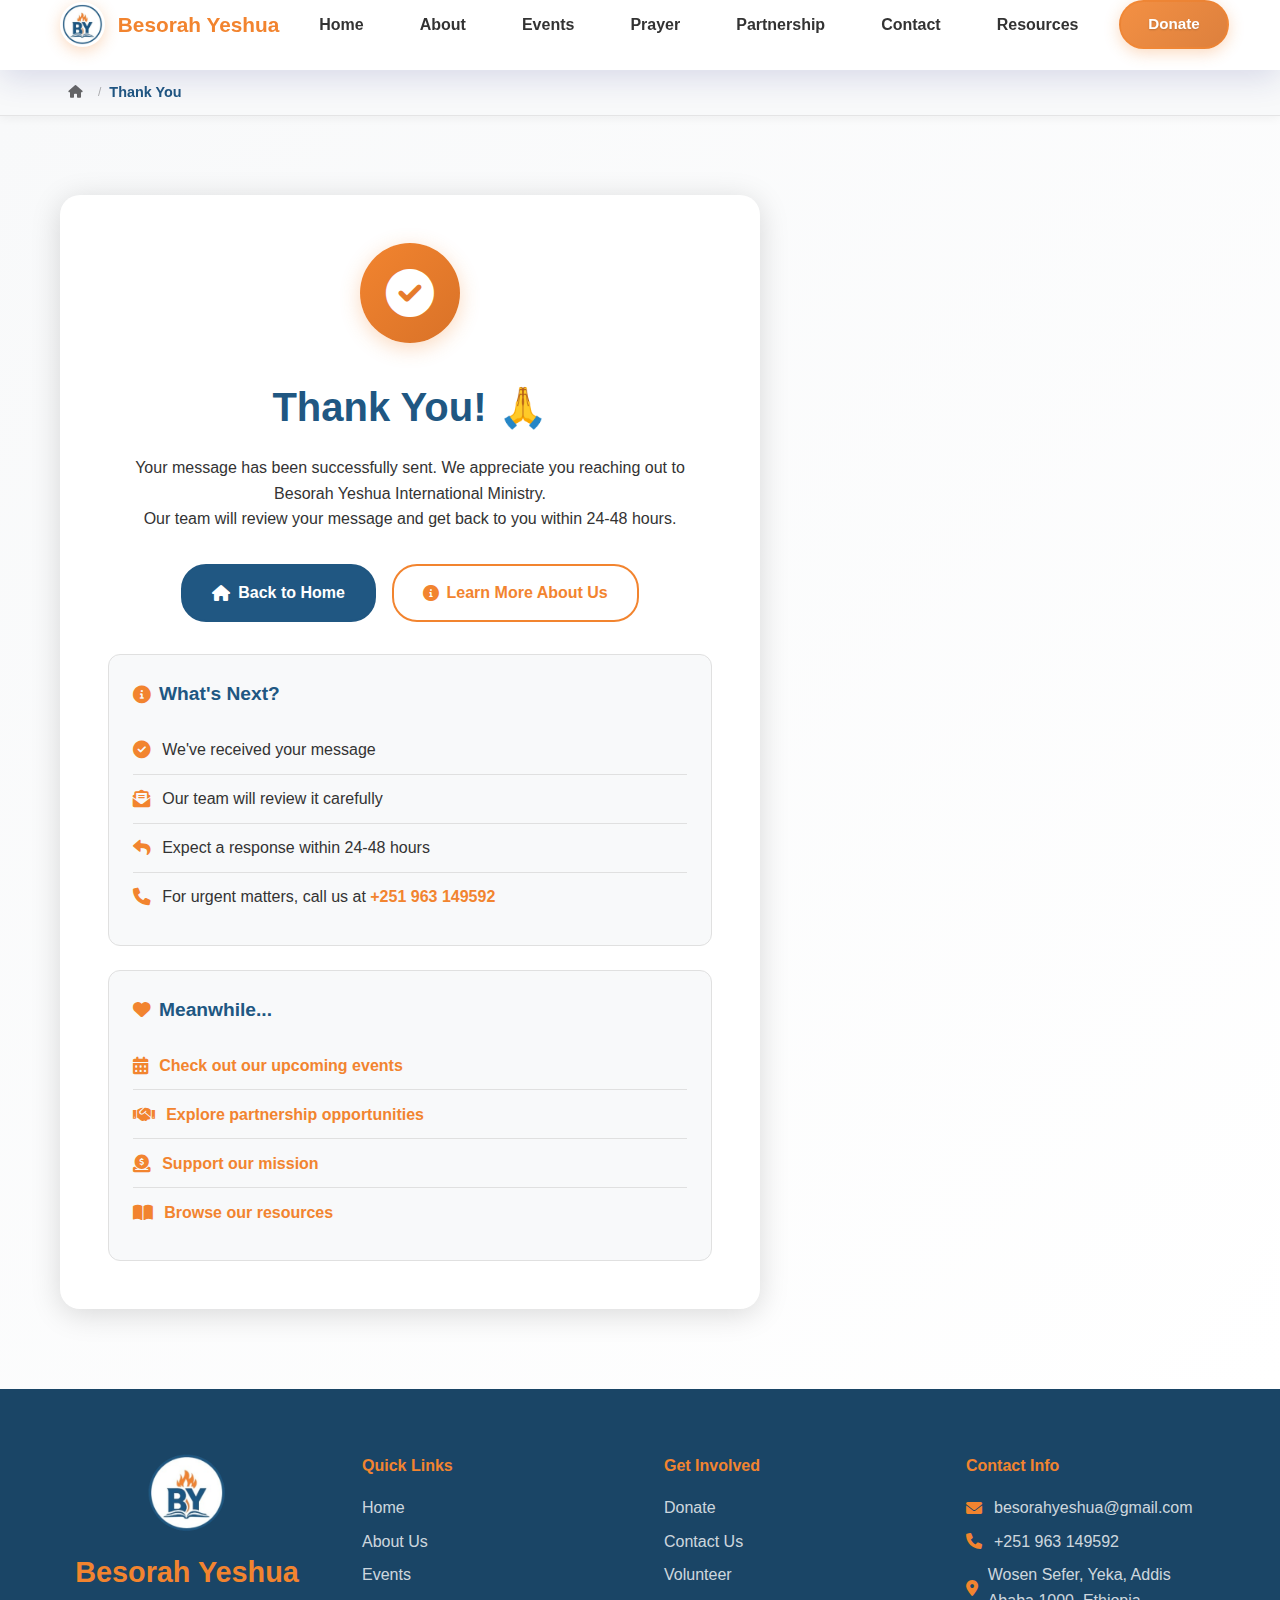
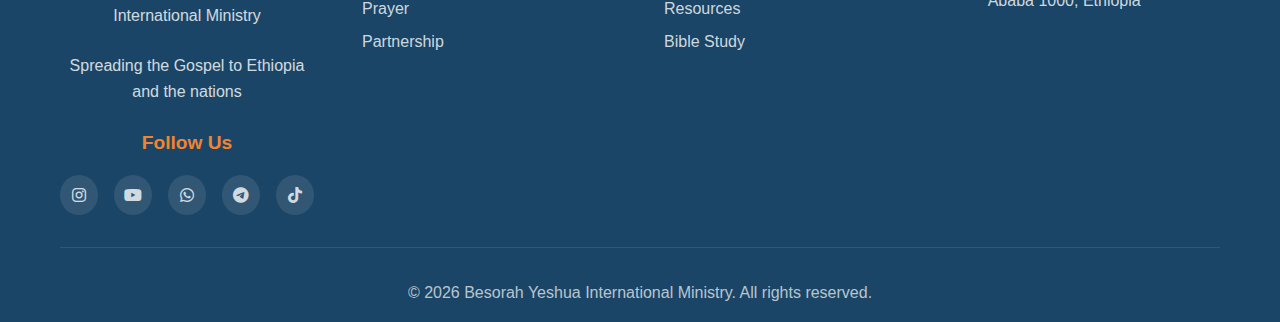
<file: thank-you.html>
<!DOCTYPE html>
<html lang="en">
<head>
    <meta charset="UTF-8">
    <meta name="viewport" content="width=device-width, initial-scale=1.0">
    <meta name="description" content="Thank you for contacting Besorah Yeshua International Ministry. We will respond to your message within 24-48 hours.">
    <meta name="robots" content="noindex, follow">
    
    <title>Thank You - Besorah Yeshua International Ministry</title>
    
    <link rel="canonical" href="https://besorayeshuaministry.netlify.app/thank-you.html">
    
    <!-- Preload critical assets -->
    <link rel="preload" as="image" href="images/logo.png">
    <link rel="preload" as="style" href="styles/style.css">
    
    <!-- Critical CSS inline -->
    <style>
        *{margin:0;padding:0;box-sizing:border-box}
        body{font-family:'Segoe UI',Tahoma,Geneva,Verdana,sans-serif;line-height:1.6;color:#333;overflow-x:hidden}
        :root {
            --primary-color: #205782;
            --secondary-color: #f2842f;
            --dark-orange: #d97228;
            --text-dark: #333;
            --text-light: #666;
            --white: #ffffff;
            --light-bg: #f8f9fa;
            --shadow-lg: 0 5px 30px rgba(0,0,0,0.15);
        }
    </style>
    
    <!-- Stylesheets - CORRECTED PATHS -->
    <link rel="stylesheet" href="styles/style.css">
    <link rel="stylesheet" href="styles/navigation.css">
    
    <!-- Font Awesome -->
    <link rel="stylesheet" href="https://cdnjs.cloudflare.com/ajax/libs/font-awesome/6.0.0/css/all.min.css" crossorigin="anonymous">
    
    <!-- Favicons -->
    <link rel="icon" type="image/x-icon" href="images/favicon.ico">
    <link rel="apple-touch-icon" sizes="180x180" href="images/apple-touch-icon.png">
    <link rel="icon" type="image/png" sizes="32x32" href="images/favicon-32x32.png">
    <link rel="icon" type="image/png" sizes="16x16" href="images/favicon-16x16.png">
    
    <!-- Page-specific styles -->
    <style>
        .thank-you-section {
            min-height: 70vh;
            display: flex;
            align-items: center;
            justify-content: center;
            padding: 5rem 0;
            background: linear-gradient(135deg, var(--light-bg) 0%, #ffffff 100%);
        }

        .thank-you-content {
            text-align: center;
            max-width: 700px;
            padding: 3rem;
            background: var(--white);
            border-radius: 20px;
            box-shadow: var(--shadow-lg);
            animation: fadeInUp 0.6s ease;
        }

        @keyframes fadeInUp {
            from {
                opacity: 0;
                transform: translateY(30px);
            }
            to {
                opacity: 1;
                transform: translateY(0);
            }
        }

        .thank-you-icon {
            width: 100px;
            height: 100px;
            background: linear-gradient(135deg, var(--secondary-color), var(--dark-orange));
            border-radius: 50%;
            display: flex;
            align-items: center;
            justify-content: center;
            margin: 0 auto 2rem;
            animation: scaleIn 0.5s ease;
            box-shadow: 0 5px 20px rgba(242, 132, 47, 0.3);
        }

        .thank-you-icon i {
            font-size: 3rem;
            color: var(--white);
        }

        @keyframes scaleIn {
            from {
                transform: scale(0);
                opacity: 0;
            }
            to {
                transform: scale(1);
                opacity: 1;
            }
        }

        .thank-you-content h1 {
            color: var(--primary-color);
            font-size: 2.5rem;
            margin-bottom: 1rem;
            font-weight: 700;
        }

        .thank-you-content > p {
            color: var(--text-light);
            font-size: 1.2rem;
            line-height: 1.8;
            margin-bottom: 1.5rem;
        }

        .thank-you-actions {
            display: flex;
            gap: 1rem;
            justify-content: center;
            flex-wrap: wrap;
            margin: 2rem 0;
        }

        .btn {
            display: inline-flex;
            align-items: center;
            gap: 0.5rem;
            padding: 0.9rem 1.8rem;
            border-radius: 25px;
            text-decoration: none;
            font-weight: 600;
            font-size: 1rem;
            transition: all 0.3s ease;
            border: 2px solid transparent;
        }

        .btn-primary {
            background: var(--primary-color);
            color: white;
            border-color: var(--primary-color);
        }

        .btn-primary:hover {
            background: #2d6fa0;
            border-color: #2d6fa0;
            transform: translateY(-2px);
            box-shadow: 0 5px 15px rgba(32, 87, 130, 0.3);
        }

        .btn-secondary {
            background: transparent;
            color: var(--secondary-color);
            border-color: var(--secondary-color);
        }

        .btn-secondary:hover {
            background: var(--secondary-color);
            color: white;
            transform: translateY(-2px);
            box-shadow: 0 5px 15px rgba(242, 132, 47, 0.3);
        }

        .info-box {
            background: var(--light-bg);
            padding: 1.5rem;
            border-radius: 12px;
            margin-top: 2rem;
            text-align: left;
            border: 1px solid #e0e0e0;
        }

        .info-box h3 {
            color: var(--primary-color);
            margin-bottom: 1rem;
            display: flex;
            align-items: center;
            gap: 0.5rem;
            font-size: 1.2rem;
        }

        .info-box ul {
            list-style: none;
            padding: 0;
            margin: 0;
        }

        .info-box li {
            padding: 0.7rem 0;
            color: var(--text-dark);
            display: flex;
            align-items: center;
            gap: 0.7rem;
            border-bottom: 1px solid #e0e0e0;
        }

        .info-box li:last-child {
            border-bottom: none;
        }

        .info-box i {
            color: var(--secondary-color);
            font-size: 1.1rem;
            flex-shrink: 0;
        }

        .info-box a {
            color: var(--secondary-color);
            text-decoration: none;
            font-weight: 600;
            transition: color 0.3s ease;
        }

        .info-box a:hover {
            color: var(--primary-color);
            text-decoration: underline;
        }

        .event-details-box {
            background: linear-gradient(135deg, #eff6ff 0%, #dbeafe 100%);
            border-left: 4px solid var(--secondary-color);
            padding: 1.5rem;
            border-radius: 12px;
            margin-top: 2rem;
            text-align: left;
            box-shadow: 0 2px 10px rgba(0,0,0,0.05);
        }

        .event-details-box h3 {
            color: var(--primary-color);
            margin-bottom: 1.2rem;
            font-size: 1.3rem;
            display: flex;
            align-items: center;
            gap: 0.5rem;
        }

        .event-detail-item {
            display: flex;
            align-items: flex-start;
            gap: 0.8rem;
            margin-bottom: 1rem;
            color: var(--text-dark);
        }

        .event-detail-item:last-child {
            margin-bottom: 0;
        }

        .event-detail-item i {
            color: var(--secondary-color);
            margin-top: 0.2rem;
            font-size: 1.1rem;
            flex-shrink: 0;
        }

        .event-detail-item strong {
            color: var(--primary-color);
            min-width: 90px;
            font-weight: 600;
        }

        .highlight-text {
            color: var(--secondary-color);
            font-weight: 600;
        }

        /* Different content sections - hidden by default */
        .content-general,
        .content-event {
            display: none;
        }

        .content-general.active,
        .content-event.active {
            display: block;
            animation: fadeIn 0.5s ease;
        }

        @keyframes fadeIn {
            from { opacity: 0; }
            to { opacity: 1; }
        }

        /* Responsive Design */
        @media (max-width: 768px) {
            .thank-you-section {
                padding: 3rem 0;
            }

            .thank-you-content {
                padding: 2rem 1.5rem;
                margin: 1rem;
            }

            .thank-you-content h1 {
                font-size: 2rem;
            }

            .thank-you-content > p {
                font-size: 1rem;
            }

            .thank-you-icon {
                width: 80px;
                height: 80px;
            }

            .thank-you-icon i {
                font-size: 2.5rem;
            }

            .thank-you-actions {
                flex-direction: column;
            }

            .btn {
                width: 100%;
                justify-content: center;
            }

            .info-box,
            .event-details-box {
                padding: 1.2rem;
            }

            .event-detail-item {
                flex-direction: column;
                gap: 0.3rem;
            }

            .event-detail-item strong {
                min-width: auto;
            }
        }

        @media (max-width: 480px) {
            .thank-you-content h1 {
                font-size: 1.75rem;
            }

            .info-box h3 {
                font-size: 1.1rem;
            }

            .info-box li,
            .event-detail-item {
                font-size: 0.95rem;
            }
        }

        /* Reduced motion support */
        @media (prefers-reduced-motion: reduce) {
            .thank-you-content,
            .thank-you-icon,
            .content-general,
            .content-event {
                animation: none !important;
            }

            .btn {
                transition: none;
            }

            .btn:hover {
                transform: none;
            }
        }
    </style>
</head>
<body>
    <!-- Header -->
    <header>
        <nav class="navbar" role="navigation" aria-label="Main navigation">
            <div class="nav-container">
                <div class="nav-logo">
                    <a href="index.html" aria-label="Besorah Yeshua International Ministry Home">
                        <img src="images/logo.png" 
                             alt="Besorah Yeshua Ministry Logo" 
                             class="logo" 
                             width="50" 
                             height="50"
                             loading="eager"
                             decoding="async">
                        <span class="logo-text">Besorah Yeshua</span>
                    </a>
                </div>
                
                <ul class="nav-menu" id="nav-menu">
                    <li class="nav-item"><a href="index.html" class="nav-link">Home</a></li>
                    <li class="nav-item"><a href="about.html" class="nav-link">About</a></li>
                    <li class="nav-item"><a href="events.html" class="nav-link">Events</a></li>
                    <li class="nav-item"><a href="prayer.html" class="nav-link">Prayer</a></li>
                    <li class="nav-item"><a href="partnership.html" class="nav-link">Partnership</a></li>
                    <li class="nav-item"><a href="contact.html" class="nav-link">Contact</a></li>
                    <li class="nav-item"><a href="resources.html" class="nav-link">Resources</a></li>
                </ul>
                
                <a href="donate.html" class="btn-donate">Donate</a>
                
                <button class="hamburger" data-nav-toggle aria-label="Toggle navigation menu" aria-expanded="false">
                    <span class="bar"></span>
                    <span class="bar"></span>
                    <span class="bar"></span>
                </button>
            </div>
        </nav>
    </header>

    <!-- Main Content -->
    <main id="main-content">
        <!-- Thank You Section -->
        <section class="thank-you-section" aria-labelledby="thank-you-heading">
            <div class="container">
                <div class="thank-you-content" role="status" aria-live="polite">
                    <div class="thank-you-icon" aria-hidden="true">
                        <i class="fas fa-check-circle"></i>
                    </div>

                    <!-- General Contact Content -->
                    <div class="content-general">
                        <h1 id="thank-you-heading">Thank You! 🙏</h1>
                        <p>Your message has been successfully sent. We appreciate you reaching out to Besorah Yeshua International Ministry.</p>
                        <p>Our team will review your message and get back to you within 24-48 hours.</p>

                        <nav class="thank-you-actions" aria-label="Quick navigation">
                            <a href="index.html" class="btn btn-primary">
                                <i class="fas fa-home" aria-hidden="true"></i>
                                Back to Home
                            </a>
                            <a href="about.html" class="btn btn-secondary">
                                <i class="fas fa-info-circle" aria-hidden="true"></i>
                                Learn More About Us
                            </a>
                        </nav>

                        <div class="info-box">
                            <h3>
                                <i class="fas fa-info-circle" aria-hidden="true"></i>
                                What's Next?
                            </h3>
                            <ul>
                                <li>
                                    <i class="fas fa-check-circle" aria-hidden="true"></i>
                                    <span>We've received your message</span>
                                </li>
                                <li>
                                    <i class="fas fa-envelope-open-text" aria-hidden="true"></i>
                                    <span>Our team will review it carefully</span>
                                </li>
                                <li>
                                    <i class="fas fa-reply" aria-hidden="true"></i>
                                    <span>Expect a response within 24-48 hours</span>
                                </li>
                                <li>
                                    <i class="fas fa-phone" aria-hidden="true"></i>
                                    <span>For urgent matters, call us at <a href="tel:+251963149592">+251 963 149592</a></span>
                                </li>
                            </ul>
                        </div>

                        <div class="info-box" style="margin-top: 1.5rem;">
                            <h3>
                                <i class="fas fa-heart" aria-hidden="true"></i>
                                Meanwhile...
                            </h3>
                            <ul>
                                <li>
                                    <i class="fas fa-calendar-alt" aria-hidden="true"></i>
                                    <span><a href="events.html">Check out our upcoming events</a></span>
                                </li>
                                <li>
                                    <i class="fas fa-handshake" aria-hidden="true"></i>
                                    <span><a href="partnership.html">Explore partnership opportunities</a></span>
                                </li>
                                <li>
                                    <i class="fas fa-donate" aria-hidden="true"></i>
                                    <span><a href="donate.html">Support our mission</a></span>
                                </li>
                                <li>
                                    <i class="fas fa-book-open" aria-hidden="true"></i>
                                    <span><a href="resources.html">Browse our resources</a></span>
                                </li>
                            </ul>
                        </div>
                    </div>

                    <!-- Event Registration Content -->
                    <div class="content-event">
                        <h1 id="event-thank-you-heading">Registration Confirmed! 🎉</h1>
                        <p>Thank you for registering! We're excited to have you join us for this transformative event.</p>
                        <p>A confirmation email with event details will be sent to you shortly.</p>

                        <!-- Event Details (dynamically filled) -->
                        <div class="event-details-box" id="eventDetailsBox">
                            <h3>
                                <i class="fas fa-calendar-check" aria-hidden="true"></i>
                                Your Event Registration
                            </h3>
                            <div class="event-detail-item">
                                <i class="fas fa-tag" aria-hidden="true"></i>
                                <div>
                                    <strong>Event:</strong>
                                    <span id="eventNameDisplay" class="highlight-text"></span>
                                </div>
                            </div>
                            <div class="event-detail-item">
                                <i class="fas fa-calendar-alt" aria-hidden="true"></i>
                                <div>
                                    <strong>Date:</strong>
                                    <span id="eventDateDisplay"></span>
                                </div>
                            </div>
                            <div class="event-detail-item">
                                <i class="fas fa-map-marker-alt" aria-hidden="true"></i>
                                <div>
                                    <strong>Location:</strong>
                                    <span id="eventLocationDisplay"></span>
                                </div>
                            </div>
                        </div>

                        <nav class="thank-you-actions" aria-label="Quick navigation">
                            <a href="events.html" class="btn btn-primary">
                                <i class="fas fa-calendar" aria-hidden="true"></i>
                                View All Events
                            </a>
                            <a href="index.html" class="btn btn-secondary">
                                <i class="fas fa-home" aria-hidden="true"></i>
                                Back to Home
                            </a>
                        </nav>

                        <div class="info-box">
                            <h3>
                                <i class="fas fa-info-circle" aria-hidden="true"></i>
                                What Happens Next?
                            </h3>
                            <ul>
                                <li>
                                    <i class="fas fa-check-circle" aria-hidden="true"></i>
                                    <span>Your registration has been confirmed</span>
                                </li>
                                <li>
                                    <i class="fas fa-envelope" aria-hidden="true"></i>
                                    <span>Check your email for detailed event information</span>
                                </li>
                                <li>
                                    <i class="fas fa-bell" aria-hidden="true"></i>
                                    <span>We'll send you a reminder 3 days before the event</span>
                                </li>
                                <li>
                                    <i class="fas fa-phone" aria-hidden="true"></i>
                                    <span>Questions? Call us at <a href="tel:+251963149592">+251 963 149592</a></span>
                                </li>
                            </ul>
                        </div>

                        <div class="info-box" style="margin-top: 1.5rem;">
                            <h3>
                                <i class="fas fa-calendar-plus" aria-hidden="true"></i>
                                Prepare for the Event
                            </h3>
                            <ul>
                                <li>
                                    <i class="fas fa-pray" aria-hidden="true"></i>
                                    <span>Join us in prayer for the event</span>
                                </li>
                                <li>
                                    <i class="fas fa-share-alt" aria-hidden="true"></i>
                                    <span>Invite friends and family</span>
                                </li>
                                <li>
                                    <i class="fas fa-book-open" aria-hidden="true"></i>
                                    <span>Bring your Bible and notebook</span>
                                </li>
                                <li>
                                    <i class="fas fa-heart" aria-hidden="true"></i>
                                    <span><a href="donate.html">Support the ministry</a></span>
                                </li>
                            </ul>
                        </div>
                    </div>
                </div>
            </div>
        </section>
    </main>

    <!-- Footer -->
    <footer role="contentinfo">
        <div class="container">
            <div class="footer-content">
                <div class="footer-section">
                    <img src="images/logo.png" 
                         alt="Besorah Yeshua Ministry Logo" 
                         class="footer-logo" 
                         width="60" 
                         height="60" 
                         loading="lazy">
                    <span class="footer-site-name">Besorah Yeshua</span>
                    <p class="footer-tagline">International Ministry</p>
                    <p class="footer-tagline">Spreading the Gospel to Ethiopia and the nations</p>
                    <span class="follow-us">Follow Us</span>
                    <div class="social-links">
                        <a href="https://www.instagram.com/byministry_et" 
                           aria-label="Follow us on Instagram" 
                           target="_blank" 
                           rel="noopener noreferrer">
                            <i class="fab fa-instagram" aria-hidden="true"></i>
                        </a>
                        <a href="https://youtube.com/@byministry_et" 
                           aria-label="Subscribe to our YouTube channel" 
                           target="_blank" 
                           rel="noopener noreferrer">
                            <i class="fab fa-youtube" aria-hidden="true"></i>
                        </a>
                        <a href="https://chat.whatsapp.com/CzuJYpQ0SoM7IjGLnKSGlP" 
                           aria-label="Join our WhatsApp community" 
                           target="_blank" 
                           rel="noopener noreferrer">
                            <i class="fab fa-whatsapp" aria-hidden="true"></i>
                        </a>
                        <a href="https://t.me/byministry" 
                           aria-label="Join our Telegram channel" 
                           target="_blank" 
                           rel="noopener noreferrer">
                            <i class="fab fa-telegram" aria-hidden="true"></i>
                        </a>
                        <a href="https://tiktok.com/@besorah.yeshua" 
                           aria-label="Follow us on TikTok" 
                           target="_blank" 
                           rel="noopener noreferrer">
                            <i class="fab fa-tiktok" aria-hidden="true"></i>
                        </a>
                    </div>
                </div>
                
                <div class="footer-section">
                    <h4>Quick Links</h4>
                    <ul>
                        <li><a href="index.html">Home</a></li>
                        <li><a href="about.html">About Us</a></li>
                        <li><a href="events.html">Events</a></li>
                        <li><a href="prayer.html">Prayer</a></li>
                        <li><a href="partnership.html">Partnership</a></li>
                    </ul>
                </div>
                
                <div class="footer-section">
                    <h4>Get Involved</h4>
                    <ul>
                        <li><a href="donate.html">Donate</a></li>
                        <li><a href="contact.html">Contact Us</a></li>
                        <li><a href="partnership.html">Volunteer</a></li>
                        <li><a href="resources.html">Resources</a></li>
                        <li><a href="bible-planner.html">Bible Study</a></li>
                    </ul>
                </div>
                
                <div class="footer-section">
                    <h4>Contact Info</h4>
                    <ul class="contact-info">
                        <li>
                            <i class="fas fa-envelope" aria-hidden="true"></i>
                            <a href="mailto:besorahyeshua@gmail.com">besorahyeshua@gmail.com</a>
                        </li>
                        <li>
                            <i class="fas fa-phone" aria-hidden="true"></i>
                            <a href="tel:+251963149592">+251 963 149592</a>
                        </li>
                        <li>
                            <i class="fas fa-map-marker-alt" aria-hidden="true"></i>
                            Wosen Sefer, Yeka, Addis Ababa 1000, Ethiopia
                        </li>
                    </ul>
                </div>
            </div>
            
            <div class="footer-bottom">
                <p>&copy; <span id="copyright-year">2024</span> Besorah Yeshua International Ministry. All rights reserved.</p>
            </div>
        </div>
    </footer>

    <!-- JavaScript Files - CORRECTED ORDER -->
    <script src="scripts/navigation.js"></script>
    <script src="scripts/main.js"></script>
    
    <!-- Page-specific JavaScript -->
    <script>
        // Update copyright year
        document.getElementById('copyright-year').textContent = new Date().getFullYear();
        
        // Dynamic content display based on form type
        document.addEventListener('DOMContentLoaded', function() {
            // Get URL parameters
            const urlParams = new URLSearchParams(window.location.search);
            const formType = urlParams.get('form') || 'general';
            
            // Get event details from URL or sessionStorage
            const eventName = urlParams.get('event') || sessionStorage.getItem('eventName');
            const eventDate = urlParams.get('date') || sessionStorage.getItem('eventDate');
            const eventLocation = urlParams.get('location') || sessionStorage.getItem('eventLocation');
            
            // Determine which content to show
            if (formType === 'event' || eventName) {
                // Show event registration content
                document.querySelector('.content-event').classList.add('active');
                
                // Fill in event details if available
                if (eventName) {
                    document.getElementById('eventNameDisplay').textContent = eventName;
                } else {
                    document.getElementById('eventNameDisplay').textContent = 'Event Registration';
                }
                
                if (eventDate) {
                    document.getElementById('eventDateDisplay').textContent = eventDate;
                } else {
                    document.getElementById('eventDateDisplay').textContent = 'Date will be sent via email';
                }
                
                if (eventLocation) {
                    document.getElementById('eventLocationDisplay').textContent = eventLocation;
                } else {
                    document.getElementById('eventLocationDisplay').textContent = 'Location will be sent via email';
                }
                
                // Update page title for screen readers
                document.getElementById('event-thank-you-heading').focus();
                
                // Clear sessionStorage
                sessionStorage.removeItem('eventName');
                sessionStorage.removeItem('eventDate');
                sessionStorage.removeItem('eventLocation');
            } else {
                // Show general contact content
                document.querySelector('.content-general').classList.add('active');
                
                // Focus heading for screen readers
                document.getElementById('thank-you-heading').focus();
            }
            
            // Announce to screen readers
            const announcement = formType === 'event' 
                ? 'Event registration confirmed' 
                : 'Message sent successfully';
            
            const announcer = document.createElement('div');
            announcer.setAttribute('role', 'status');
            announcer.setAttribute('aria-live', 'polite');
            announcer.className = 'sr-only';
            announcer.textContent = announcement;
            document.body.appendChild(announcer);
            
            // Remove announcement after it's been read
            setTimeout(() => {
                announcer.remove();
            }, 3000);
        });
    </script>
    
    <style>
        /* Screen reader only class */
        .sr-only {
            position: absolute;
            width: 1px;
            height: 1px;
            padding: 0;
            margin: -1px;
            overflow: hidden;
            clip: rect(0, 0, 0, 0);
            white-space: nowrap;
            border-width: 0;
        }
    </style>
</body>
</html>
</file>
<file: styles/navigation.css>
/* ===================================
   BESORAH YESHUA MINISTRY - NAVIGATION SYSTEM
   Glassy, Modern Design - Fully Responsive
   =================================== */

/* ===================================
   VARIABLES
   =================================== */

:root {
    /* Navigation-specific variables */
    --nav-blur: 20px;
    --nav-blur-scrolled: 25px;
    --nav-transition: all 0.3s cubic-bezier(0.4, 0, 0.2, 1);
    --nav-shadow: 0 8px 32px 0 rgba(31, 38, 135, 0.15);
    --nav-shadow-scrolled: 0 8px 32px 0 rgba(31, 38, 135, 0.25);
    --nav-height: 70px;
    --nav-height-mobile: 60px;
    
    /* Colors */
    --primary-color: #205782;
    --secondary-color: #f2842f;
    --text-dark: #333;
    --white: #ffffff;
    
    /* Breadcrumb variables */
    --breadcrumb-height: 45px;
    --breadcrumb-height-mobile: 40px;
    --breadcrumb-bg: rgba(248, 249, 250, 0.95);
    --breadcrumb-border: rgba(224, 224, 224, 0.8);
    
    /* Z-index layering */
    --z-header: 1000;
    --z-hamburger: 1001;
    --z-nav-menu: 1002;
    --z-backdrop: 998;
    --z-breadcrumb: 999;
    --z-scroll-top: 999;
}

/* ===================================
   GLASSY HEADER NAVIGATION
   =================================== */

header {
    position: fixed;
    width: 100%;
    top: 0;
    z-index: var(--z-header);
    background: rgba(255, 255, 255, 0.85);
    backdrop-filter: blur(var(--nav-blur));
    -webkit-backdrop-filter: blur(var(--nav-blur));
    border-bottom: 1px solid rgba(255, 255, 255, 0.2);
    box-shadow: var(--nav-shadow);
    transition: var(--nav-transition);
    will-change: transform, backdrop-filter;
    transform: translateZ(0);
    height: var(--nav-height);
}

header.loaded {
    will-change: auto;
}

header.scrolled {
    background: rgba(255, 255, 255, 0.95);
    backdrop-filter: blur(var(--nav-blur-scrolled));
    -webkit-backdrop-filter: blur(var(--nav-blur-scrolled));
    box-shadow: var(--nav-shadow-scrolled);
}

.navbar {
    padding: 0;
}

.nav-container {
    max-width: 1200px;
    margin: 0 auto;
    padding: 0 20px;
    display: flex;
    justify-content: space-between;
    align-items: center;
    gap: 1.5rem;
    height: 100%;
}

.nav-wrapper {
    display: flex;
    align-items: center;
    flex: 1;
    justify-content: flex-end;
}

/* ===================================
   LOGO SECTION
   =================================== */

.nav-logo a {
    display: flex;
    align-items: center;
    gap: 0.8rem;
    text-decoration: none;
    transition: var(--nav-transition);
    position: relative;
    z-index: var(--z-nav-menu);
    -webkit-tap-highlight-color: transparent;
}

.nav-logo a::before {
    content: '';
    position: absolute;
    inset: -10px;
    background: radial-gradient(circle, rgba(242, 132, 47, 0.2) 0%, transparent 70%);
    opacity: 0;
    transition: opacity 0.3s ease;
    border-radius: 50%;
    pointer-events: none;
    transform: translateZ(0);
}

@media (hover: hover) {
    .nav-logo a:hover::before {
        opacity: 1;
    }
}

.logo {
    height: 45px;
    width: 45px;
    border-radius: 50%;
    object-fit: cover;
    transition: transform 0.3s cubic-bezier(0.34, 1.56, 0.64, 1);
    box-shadow: 0 4px 15px rgba(242, 132, 47, 0.3);
    border: 2px solid rgba(255, 255, 255, 0.3);
    flex-shrink: 0;
    image-rendering: -webkit-optimize-contrast;
    image-rendering: crisp-edges;
}

.logo-text {
    font-size: 1.3rem;
    font-weight: 700;
    color: var(--secondary-color);
    transition: color 0.3s ease, text-shadow 0.3s ease;
    white-space: nowrap;
}

@media (hover: hover) {
    .nav-logo a:hover .logo {
        transform: scale(1.08) rotate(3deg);
        box-shadow: 0 6px 20px rgba(242, 132, 47, 0.5);
    }
    
    .nav-logo a:hover .logo-text {
        color: #d97228;
        text-shadow: 0 2px 15px rgba(242, 132, 47, 0.5);
    }
}

.nav-logo a:focus-visible {
    outline: 3px solid var(--secondary-color);
    outline-offset: 4px;
    border-radius: 8px;
}

/* ===================================
   NAVIGATION MENU
   =================================== */

.nav-menu {
    display: flex;
    list-style: none;
    gap: 1.5rem;
    margin: 0;
    align-items: center;
    padding: 0;
}

.nav-link {
    color: var(--text-dark);
    text-decoration: none;
    font-weight: 600;
    transition: var(--nav-transition);
    position: relative;
    padding: 0.5rem 1rem;
    border-radius: 8px;
    text-shadow: 0 1px 3px rgba(255, 255, 255, 0.5);
    white-space: nowrap;
    font-size: 1rem;
    -webkit-tap-highlight-color: transparent;
}

.nav-link::before {
    content: '';
    position: absolute;
    inset: 0;
    background: rgba(242, 132, 47, 0.1);
    backdrop-filter: blur(10px);
    -webkit-backdrop-filter: blur(10px);
    border-radius: 8px;
    opacity: 0;
    transition: opacity 0.3s ease;
    z-index: -1;
    transform: translateZ(0);
}

.nav-link::after {
    content: '';
    position: absolute;
    bottom: 0;
    left: 50%;
    transform: translateX(-50%);
    width: 0;
    height: 3px;
    background: linear-gradient(90deg, transparent, var(--secondary-color), transparent);
    transition: width 0.3s cubic-bezier(0.4, 0, 0.2, 1);
    border-radius: 2px;
}

@media (hover: hover) {
    .nav-link:hover::before {
        opacity: 1;
    }
    
    .nav-link:hover::after {
        width: 80%;
    }
    
    .nav-link:hover {
        color: var(--primary-color);
        text-shadow: 0 2px 8px rgba(32, 87, 130, 0.3);
    }
}

.nav-link.active::before {
    opacity: 1;
}

.nav-link.active::after {
    width: 80%;
}

.nav-link.active {
    color: var(--primary-color);
    text-shadow: 0 2px 8px rgba(32, 87, 130, 0.3);
}

.nav-link:focus-visible {
    outline: 3px solid var(--secondary-color);
    outline-offset: 2px;
}

/* ===================================
   DONATE BUTTON - IMPROVED VISIBILITY
   =================================== */

.nav-actions {
    display: flex;
    align-items: center;
    gap: 1rem;
}

.btn-donate {
    background: linear-gradient(135deg, rgba(242, 132, 47, 0.9), rgba(217, 114, 40, 0.9));
    backdrop-filter: blur(10px);
    -webkit-backdrop-filter: blur(10px);
    color: var(--white);
    padding: 0.65rem 1.6rem;
    border-radius: 50px;
    text-decoration: none;
    font-weight: 700;
    font-size: 0.95rem;
    transition: var(--nav-transition);
    border: 2px solid rgba(242, 132, 47, 0.6);
    box-shadow: 0 4px 15px rgba(242, 132, 47, 0.3);
    position: relative;
    overflow: hidden;
    text-shadow: 0 1px 2px rgba(0, 0, 0, 0.2);
    white-space: nowrap;
    -webkit-tap-highlight-color: transparent;
    will-change: transform;
    display: inline-flex;
    align-items: center;
    justify-content: center;
    min-width: 110px;
}

.btn-donate::before {
    content: '';
    position: absolute;
    inset: 0;
    background: linear-gradient(90deg, transparent, rgba(255, 255, 255, 0.3), transparent);
    transform: translateX(-100%);
    transition: transform 0.6s ease;
}

@media (hover: hover) {
    .btn-donate:hover::before {
        transform: translateX(100%);
    }
    
    .btn-donate:hover {
        background: linear-gradient(135deg, var(--secondary-color), #d97228);
        border-color: var(--secondary-color);
        transform: translateY(-2px);
        box-shadow: 0 6px 25px rgba(242, 132, 47, 0.5);
        text-shadow: 0 2px 4px rgba(0, 0, 0, 0.3);
    }
}

.btn-donate:active {
    transform: translateY(0) scale(0.98);
}

.btn-donate:focus-visible {
    outline: 3px solid var(--secondary-color);
    outline-offset: 3px;
}

/* ===================================
   HAMBURGER MENU
   =================================== */

.hamburger {
    display: none;
    flex-direction: column;
    cursor: pointer;
    z-index: var(--z-hamburger);
    padding: 0.5rem;
    background: rgba(255, 255, 255, 0.1);
    backdrop-filter: blur(10px);
    -webkit-backdrop-filter: blur(10px);
    border-radius: 8px;
    border: 1px solid rgba(255, 255, 255, 0.2);
    transition: var(--nav-transition);
    -webkit-tap-highlight-color: transparent;
    min-height: 44px;
    min-width: 44px;
    justify-content: center;
    align-items: center;
}

@media (hover: hover) {
    .hamburger:hover {
        background: rgba(242, 132, 47, 0.2);
        border-color: rgba(242, 132, 47, 0.4);
        transform: scale(1.05);
    }
    
    .hamburger:hover .bar {
        background: var(--secondary-color);
    }
}

.bar {
    width: 25px;
    height: 3px;
    background: var(--primary-color);
    margin: 3px 0;
    transition: transform 0.3s cubic-bezier(0.4, 0, 0.2, 1),
                opacity 0.3s ease,
                background 0.3s ease;
    border-radius: 2px;
    box-shadow: 0 2px 4px rgba(0, 0, 0, 0.1);
}

.hamburger.active .bar:nth-child(1) {
    transform: rotate(-45deg) translate(-5px, 6px);
}

.hamburger.active .bar:nth-child(2) {
    opacity: 0;
    transform: scale(0);
}

.hamburger.active .bar:nth-child(3) {
    transform: rotate(45deg) translate(-5px, -6px);
}

/* ===================================
   MOBILE NAVIGATION MENU
   =================================== */

.nav-backdrop {
    position: fixed;
    top: 0;
    left: 0;
    width: 100%;
    height: 100%;
    background: rgba(0, 0, 0, 0.5);
    backdrop-filter: blur(5px);
    -webkit-backdrop-filter: blur(5px);
    z-index: var(--z-backdrop);
    opacity: 0;
    transition: opacity 0.3s ease;
    pointer-events: none;
}

.nav-backdrop.active {
    opacity: 1;
    pointer-events: all;
}

/* ===================================
   BREADCRUMB NAVIGATION
   =================================== */

.breadcrumb-wrapper {
    position: fixed;
    top: var(--nav-height);
    left: 0;
    right: 0;
    z-index: var(--z-breadcrumb);
    background: var(--breadcrumb-bg);
    backdrop-filter: blur(10px);
    -webkit-backdrop-filter: blur(10px);
    border-bottom: 1px solid var(--breadcrumb-border);
    box-shadow: 0 2px 10px rgba(0, 0, 0, 0.05);
    transition: transform 0.3s ease, opacity 0.3s ease;
    transform: translateZ(0);
    opacity: 0;
}

.home-page .breadcrumb-wrapper {
    display: none;
}

.breadcrumb-container {
    max-width: 1200px;
    margin: 0 auto;
    padding: 0 20px;
    height: var(--breadcrumb-height);
    display: flex;
    align-items: center;
}

.breadcrumb {
    display: flex;
    align-items: center;
    list-style: none;
    margin: 0;
    padding: 0;
    gap: 0.5rem;
    flex-wrap: wrap;
    font-size: 0.9rem;
}

.breadcrumb-item {
    display: flex;
    align-items: center;
    gap: 0.5rem;
}

.breadcrumb-item a {
    color: #666;
    text-decoration: none;
    transition: color 0.3s ease;
    padding: 0.3rem 0.5rem;
    border-radius: 4px;
    display: flex;
    align-items: center;
    gap: 0.3rem;
}

.breadcrumb-item a i {
    font-size: 0.8rem;
}

@media (hover: hover) {
    .breadcrumb-item a:hover {
        color: var(--secondary-color);
        background: rgba(242, 132, 47, 0.1);
    }
}

.breadcrumb-item a:focus-visible {
    outline: 2px solid var(--secondary-color);
    outline-offset: 2px;
}

.breadcrumb-separator {
    color: #666;
    opacity: 0.5;
    font-size: 0.75rem;
}

.breadcrumb-item:last-child {
    color: var(--primary-color);
    font-weight: 600;
}

.breadcrumb-item:last-child a {
    color: var(--primary-color);
    cursor: default;
    pointer-events: none;
}

.breadcrumb-home {
    font-size: 1rem;
}

/* ===================================
   SCROLL TO TOP BUTTON
   =================================== */

.scroll-to-top,
#scrollTopBtn {
    position: fixed;
    bottom: 30px;
    right: 30px;
    width: 50px;
    height: 50px;
    border-radius: 50%;
    background: linear-gradient(135deg, var(--primary-color), #2d6fa0);
    color: white;
    border: none;
    cursor: pointer;
    display: none;
    align-items: center;
    justify-content: center;
    font-size: 1.2rem;
    box-shadow: 0 4px 15px rgba(0, 0, 0, 0.2);
    z-index: var(--z-scroll-top);
    opacity: 0;
    transform: translateY(10px);
    transition: all 0.3s ease;
    -webkit-tap-highlight-color: transparent;
    min-height: 44px;
    min-width: 44px;
}

.scroll-to-top:hover,
#scrollTopBtn:hover {
    transform: translateY(-2px);
    box-shadow: 0 6px 20px rgba(0, 0, 0, 0.3);
    background: linear-gradient(135deg, #2d6fa0, var(--primary-color));
}

.scroll-to-top:focus,
#scrollTopBtn:focus {
    outline: 2px solid var(--primary-color);
    outline-offset: 3px;
}

.scroll-to-top:active,
#scrollTopBtn:active {
    transform: translateY(0);
}

/* ===================================
   PAGE LOADER STYLES
   =================================== */

.page-loader {
    position: fixed;
    top: 0;
    left: 0;
    width: 100%;
    height: 100%;
    background: white;
    display: flex;
    justify-content: center;
    align-items: center;
    z-index: 9999;
    transition: opacity 0.3s ease;
}

.page-loader .spinner {
    width: 40px;
    height: 40px;
    border: 4px solid #f3f3f3;
    border-top: 4px solid var(--secondary-color);
    border-radius: 50%;
    animation: spin 1s linear infinite;
}

@keyframes spin {
    0% { transform: rotate(0deg); }
    100% { transform: rotate(360deg); }
}

/* ===================================
   CONTENT SPACING WITH BREADCRUMB - CORRECTED
   =================================== */

main {
    padding-top: var(--nav-height);
}

body:not(.home-page) main {
    padding-top: calc(var(--nav-height) + var(--breadcrumb-height));
}

body:not(.home-page) .hero {
    padding-top: 0;
}

body:not(.home-page) .page-header {
    margin-top: 0;
}

/* ===================================
   UTILITY CLASSES
   =================================== */

.skip-to-content {
    position: absolute;
    left: -9999px;
    z-index: 9999;
    padding: 1rem;
    background: var(--primary-color);
    color: var(--white);
    text-decoration: none;
    border-radius: 4px;
    font-weight: 600;
}

.skip-to-content:focus {
    left: 1rem;
    top: 1rem;
}

.sr-only {
    position: absolute;
    width: 1px;
    height: 1px;
    padding: 0;
    margin: -1px;
    overflow: hidden;
    clip: rect(0, 0, 0, 0);
    white-space: nowrap;
    border-width: 0;
}

/* ===================================
   RESPONSIVE BREAKPOINTS
   =================================== */

/* Tablets and below (768px) - HIDE DONATE BUTTON */
@media (max-width: 768px) {
    :root {
        --nav-height: var(--nav-height-mobile);
        --breadcrumb-height: var(--breadcrumb-height-mobile);
    }
    
    header {
        height: var(--nav-height-mobile);
    }
    
    .hamburger {
        display: flex;
    }
    
    /* HIDE DONATE BUTTON ON MOBILE */
    .btn-donate {
        display: none !important;
    }
    
    .nav-wrapper {
        position: fixed;
        top: var(--nav-height-mobile);
        left: 0;
        width: 100%;
        height: calc(100vh - var(--nav-height-mobile));
        background: transparent;
        pointer-events: none;
        z-index: var(--z-nav-menu);
    }
    
    .nav-menu {
        position: fixed;
        left: 0;
        top: var(--nav-height-mobile);
        flex-direction: column;
        background: rgba(255, 255, 255, 0.98);
        backdrop-filter: blur(25px);
        -webkit-backdrop-filter: blur(25px);
        width: 280px;
        height: calc(100vh - var(--nav-height-mobile));
        text-align: left;
        transition: transform 0.3s cubic-bezier(0.4, 0, 0.2, 1);
        box-shadow: 2px 0 20px rgba(0, 0, 0, 0.1);
        border-right: 1px solid rgba(255, 255, 255, 0.3);
        padding: 1rem 0;
        gap: 0;
        overflow-y: auto;
        -webkit-overflow-scrolling: touch;
        transform: translateX(-100%);
        pointer-events: all;
    }
    
    .nav-menu.active {
        transform: translateX(0);
    }
    
    .nav-menu li {
        width: 100%;
        padding: 0;
    }
    
    .nav-link {
        display: flex;
        align-items: center;
        width: 100%;
        padding: 0.75rem 1.5rem;
        border-radius: 0;
        text-align: left;
        min-height: 44px;
        font-size: 1rem;
    }
    
    .nav-link::after {
        display: none;
    }
    
    .nav-link::before {
        border-radius: 0;
    }
    
    .nav-link:active {
        background: rgba(242, 132, 47, 0.1);
    }
    
    .breadcrumb-container {
        height: var(--breadcrumb-height);
    }
    
    .breadcrumb {
        font-size: 0.85rem;
        gap: 0.3rem;
    }
    
    .breadcrumb-item a {
        padding: 0.25rem 0.4rem;
    }
    
    body:not(.home-page) main {
        padding-top: calc(var(--nav-height-mobile) + var(--breadcrumb-height-mobile));
    }
    
    .scroll-to-top,
    #scrollTopBtn {
        bottom: 20px;
        right: 20px;
        width: 45px;
        height: 45px;
        font-size: 1.1rem;
    }
}

/* Desktop and tablets (769px and above) - SHOW DONATE BUTTON */
@media (min-width: 769px) {
    .btn-donate {
        display: inline-flex !important;
    }
    
    .hamburger {
        display: none !important;
    }
}

/* Mobile phones (480px and below) */
@media (max-width: 480px) {
    .nav-container {
        padding: 0 10px;
    }
    
    .logo {
        height: 40px;
        width: 40px;
    }
    
    .logo-text {
        font-size: 1.1rem;
    }
    
    .nav-link {
        padding: 0.65rem 1.2rem;
    }
    
    .breadcrumb {
        font-size: 0.8rem;
    }
    
    .breadcrumb-item a {
        padding: 0.2rem 0.3rem;
    }
    
    .breadcrumb-separator {
        font-size: 0.7rem;
    }
    
    .breadcrumb-item a {
        max-width: 120px;
        overflow: hidden;
        text-overflow: ellipsis;
        white-space: nowrap;
    }
    
    .breadcrumb-item:last-child a {
        max-width: 150px;
    }
}

/* Extra small devices (360px and below) */
@media (max-width: 360px) {
    .nav-container {
        padding: 0 8px;
    }
    
    .logo {
        height: 36px;
        width: 36px;
    }
    
    .logo-text {
        font-size: 1rem;
    }
    
    .nav-link {
        padding: 0.6rem 1rem;
        font-size: 0.85rem;
    }
    
    .breadcrumb {
        font-size: 0.75rem;
    }
    
    .nav-menu {
        width: 260px;
    }
}

/* Landscape mode optimization */
@media (max-height: 500px) and (orientation: landscape) {
    .nav-menu {
        max-height: 60vh;
        padding: 0.4rem 0;
    }
    
    .nav-link {
        padding: 0.5rem 1.2rem;
        min-height: 36px;
    }
}

/* Large desktop screens (1440px and above) */
@media (min-width: 1440px) {
    .nav-container {
        max-width: 1400px;
        padding: 0 40px;
    }
    
    .nav-menu {
        gap: 2rem;
    }
    
    .btn-donate {
        padding: 0.7rem 1.8rem;
        font-size: 1rem;
    }
    
    .breadcrumb-container {
        max-width: 1400px;
        padding: 0 40px;
    }
    
    .breadcrumb {
        font-size: 0.95rem;
    }
}

/* ===================================
   ACCESSIBILITY
   =================================== */

@media (prefers-reduced-motion: reduce) {
    *,
    *::before,
    *::after {
        animation-duration: 0.01ms !important;
        animation-iteration-count: 1 !important;
        transition-duration: 0.01ms !important;
        scroll-behavior: auto !important;
    }
    
    .nav-menu,
    .breadcrumb-wrapper,
    .scroll-to-top {
        transition: none;
    }
    
    .hamburger .bar,
    .nav-logo a::before,
    .btn-donate::before,
    .page-loader .spinner {
        transition: none;
        animation: none;
    }
}

@media (prefers-contrast: high) {
    header {
        border-bottom: 2px solid currentColor;
    }
    
    .breadcrumb-wrapper {
        border-bottom: 2px solid currentColor;
    }
    
    .nav-link,
    .btn-donate {
        border-width: 2px;
    }
    
    .breadcrumb-item a {
        border: 1px solid transparent;
    }
    
    .breadcrumb-item a:hover,
    .breadcrumb-item a:focus-visible {
        border-color: currentColor;
    }
}

/* ===================================
   PRINT STYLES
   =================================== */

@media print {
    header,
    .breadcrumb-wrapper,
    .hamburger,
    .btn-donate,
    .scroll-to-top,
    .page-loader,
    .nav-backdrop {
        display: none !important;
    }
    
    body:not(.home-page) main {
        padding-top: 0 !important;
    }
    
    .nav-menu {
        position: static !important;
        transform: none !important;
        display: flex !important;
        flex-direction: row;
        background: transparent !important;
        height: auto !important;
    }
}

/* ===================================
   FALLBACKS FOR OLDER BROWSERS
   =================================== */

@supports not (backdrop-filter: blur(20px)) {
    header {
        background: rgba(255, 255, 255, 0.95);
        box-shadow: 0 2px 10px rgba(0, 0, 0, 0.1);
    }
    
    header.scrolled {
        background: rgba(255, 255, 255, 0.98);
    }
    
    .breadcrumb-wrapper {
        background: rgb(248, 249, 250);
    }
    
    .nav-link::before,
    .btn-donate {
        backdrop-filter: none;
        -webkit-backdrop-filter: none;
    }
    
    .nav-menu {
        background: rgba(255, 255, 255, 0.98);
    }
}
</file>
<file: styles/bible-planner.css>
/* ===================================
   Bible Planner Styles
   =================================== */

:root {
    --primary: #205782;
    --secondary: #f2842f;
    --accent: #10b981;
    --success: #10b981;
    --danger: #dc2626;
    --warning: #f59e0b;
    --dark: #1f2937;
    --gray-50: #f9fafb;
    --gray-100: #f3f4f6;
    --gray-200: #e5e7eb;
    --gray-300: #d1d5db;
    --gray-600: #4b5563;
    --gray-800: #1f2937;
    --white: #ffffff;
    --shadow: 0 4px 6px -1px rgba(0, 0, 0, 0.1), 0 2px 4px -1px rgba(0, 0, 0, 0.06);
    --shadow-lg: 0 10px 15px -3px rgba(0, 0, 0, 0.1), 0 4px 6px -2px rgba(0, 0, 0, 0.05);
    --shadow-xl: 0 20px 25px -5px rgba(0, 0, 0, 0.1), 0 10px 10px -5px rgba(0, 0, 0, 0.04);
}


        * {
            margin: 0;
            padding: 0;
            box-sizing: border-box;
        }

        body {
            font-family: 'Inter', -apple-system, BlinkMacSystemFont, 'Segoe UI', sans-serif;
            background: var(--gradient-bg);
            background-attachment: fixed;
            min-height: 100vh;
            color: var(--gray-900);
            line-height: 1.6;
        }









/* ===================================
   Main Container
   =================================== */



main {
    margin-top: 80px;
    padding-bottom: 4rem;
}

.container {
    max-width: 1200px;
    margin: 0 auto;
    padding: 0 20px;
}

/* ===================================
   Header Section
   =================================== */
.header {
    background: linear-gradient(135deg, var(--primary), #2d7aa8);
    color: var(--white);
    padding: 3rem 2rem;
    border-radius: 20px;
    margin: 2rem 0;
    box-shadow: var(--shadow-xl);
    position: relative;
    overflow: hidden;
}

.header::before {
    content: '';
    position: absolute;
    top: -50%;
    right: -50%;
    width: 200%;
    height: 200%;
    background: radial-gradient(circle, rgba(255,255,255,0.1) 0%, transparent 70%);
    animation: pulse 15s ease-in-out infinite;
}

@keyframes pulse {
    0%, 100% { transform: scale(1); opacity: 0.5; }
    50% { transform: scale(1.1); opacity: 0.3; }
}

.header-content {
    position: relative;
    z-index: 1;
    text-align: center;
}

.header h1 {
    font-size: 2.5rem;
    font-weight: 800;
    margin-bottom: 0.5rem;
    text-shadow: 2px 2px 4px rgba(0,0,0,0.2);
}

.header h2 {
    font-size: 1.5rem;
    font-weight: 400;
    margin-bottom: 2rem;
    opacity: 0.95;
}

/* ===================================
   Badges Section
   =================================== */
.header-badges {
    display: flex;
    justify-content: center;
    gap: 1rem;
    flex-wrap: wrap;
    margin-bottom: 2rem;
}

.badge {
    background: rgba(255, 255, 255, 0.2);
    backdrop-filter: blur(10px);
    padding: 0.75rem 1.5rem;
    border-radius: 50px;
    font-weight: 600;
    font-size: 1rem;
    border: 1px solid rgba(255, 255, 255, 0.3);
    transition: all 0.3s ease;
}

.badge:hover {
    background: rgba(255, 255, 255, 0.3);
    transform: translateY(-2px);
}

/* ===================================
   Progress Section
   =================================== */
.stats-container {
    max-width: 600px;
    margin: 0 auto;
}

.progress-info {
    display: flex;
    justify-content: space-between;
    align-items: center;
    margin-bottom: 0.75rem;
    font-size: 1rem;
    font-weight: 600;
}

.progress-container {
    background: rgba(255, 255, 255, 0.2);
    border-radius: 50px;
    height: 20px;
    overflow: hidden;
    border: 2px solid rgba(255, 255, 255, 0.3);
}

.progress-bar {
    height: 100%;
    background: linear-gradient(90deg, var(--accent), #34d399);
    border-radius: 50px;
    transition: width 0.5s ease;
    box-shadow: 0 0 20px rgba(16, 185, 129, 0.5);
    position: relative;
    overflow: hidden;
}

.progress-bar::after {
    content: '';
    position: absolute;
    top: 0;
    left: 0;
    right: 0;
    bottom: 0;
    background: linear-gradient(90deg, transparent, rgba(255,255,255,0.3), transparent);
    animation: shimmer 2s infinite;
}

@keyframes shimmer {
    0% { transform: translateX(-100%); }
    100% { transform: translateX(100%); }
}

/* ===================================
   Tabs Navigation
   =================================== */
.tabs {
    display: flex;
    gap: 0.5rem;
    margin: 2rem 0;
    background: var(--white);
    padding: 0.5rem;
    border-radius: 12px;
    box-shadow: var(--shadow);
}

.tab-btn {
    flex: 1;
    padding: 1rem 1.5rem;
    background: transparent;
    border: none;
    border-radius: 8px;
    font-size: 1rem;
    font-weight: 600;
    color: var(--gray-600);
    cursor: pointer;
    transition: all 0.3s ease;
    position: relative;
}

.tab-btn:hover {
    background: var(--gray-50);
    color: var(--primary);
}

.tab-btn.active {
    background: linear-gradient(135deg, var(--primary), #2d7aa8);
    color: var(--white);
    box-shadow: var(--shadow);
}

/* ===================================
   Card Styles
   =================================== */
.card {
    background: var(--white);
    border-radius: 16px;
    padding: 2rem;
    margin-bottom: 2rem;
    box-shadow: var(--shadow);
    transition: all 0.3s ease;
}

.card:hover {
    box-shadow: var(--shadow-lg);
}

.card-grid {
    display: grid;
    grid-template-columns: repeat(auto-fill, minmax(280px, 1fr));
    gap: 1.5rem;
}

/* ===================================
   Month Cards
   =================================== */
.month-card {
    background: var(--gray-50);
    border: 2px solid var(--gray-200);
    border-radius: 12px;
    padding: 1.5rem;
    cursor: pointer;
    transition: all 0.3s ease;
    position: relative;
    overflow: hidden;
}

.month-card::before {
    content: '';
    position: absolute;
    top: 0;
    left: 0;
    width: 4px;
    height: 100%;
    background: linear-gradient(180deg, var(--primary), var(--secondary));
    transform: scaleY(0);
    transition: transform 0.3s ease;
}

.month-card:hover {
    border-color: var(--primary);
    transform: translateY(-4px);
    box-shadow: var(--shadow-lg);
}

.month-card:hover::before {
    transform: scaleY(1);
}

.month-card.active {
    border-color: var(--primary);
    background: linear-gradient(135deg, rgba(32, 87, 130, 0.05), rgba(242, 132, 47, 0.05));
    box-shadow: var(--shadow);
}

.month-card.active::before {
    transform: scaleY(1);
}

.month-card.completed {
    border-color: var(--success);
    background: linear-gradient(135deg, rgba(16, 185, 129, 0.05), rgba(52, 211, 153, 0.05));
}

.month-card.completed::before {
    background: linear-gradient(180deg, var(--success), #34d399);
}

.month-header {
    display: flex;
    justify-content: space-between;
    align-items: center;
    margin-bottom: 1rem;
}

.month-title {
    font-size: 1.25rem;
    font-weight: 700;
    color: var(--dark);
}

.month-badge {
    background: var(--primary);
    color: var(--white);
    padding: 0.25rem 0.75rem;
    border-radius: 20px;
    font-size: 0.875rem;
    font-weight: 600;
}

.month-card.completed .month-badge {
    background: var(--success);
}

.month-reading {
    color: var(--gray-600);
    font-size: 0.9375rem;
    line-height: 1.6;
}

/* ===================================
   Reading Cards
   =================================== */
.reading-card {
    background: var(--white);
    border: 2px solid var(--gray-200);
    border-radius: 12px;
    padding: 1.25rem;
    transition: all 0.3s ease;
    position: relative;
}

.reading-card::before {
    content: '';
    position: absolute;
    top: 0;
    left: 0;
    width: 100%;
    height: 4px;
    background: linear-gradient(90deg, var(--primary), var(--secondary));
    border-radius: 12px 12px 0 0;
    transform: scaleX(0);
    transform-origin: left;
    transition: transform 0.3s ease;
}

.reading-card:hover {
    border-color: var(--primary);
    box-shadow: var(--shadow);
    transform: translateY(-2px);
}

.reading-card:hover::before {
    transform: scaleX(1);
}

.reading-card.completed {
    background: linear-gradient(135deg, rgba(16, 185, 129, 0.05), rgba(52, 211, 153, 0.05));
    border-color: var(--success);
}

.reading-card.completed::before {
    transform: scaleX(1);
    background: var(--success);
}

.reading-header {
    display: flex;
    justify-content: space-between;
    align-items: center;
    margin-bottom: 0.75rem;
}

.reading-day {
    font-size: 1.125rem;
    font-weight: 700;
    color: var(--dark);
}

.reading-status {
    padding: 0.25rem 0.75rem;
    border-radius: 20px;
    font-size: 0.75rem;
    font-weight: 600;
}

.status-pending {
    background: var(--gray-100);
    color: var(--gray-600);
}

.status-completed {
    background: var(--success);
    color: var(--white);
}

.reading-passages {
    color: var(--gray-600);
    font-size: 0.9375rem;
    margin-bottom: 0.75rem;
    line-height: 1.6;
}

.reading-actions {
    display: flex;
    gap: 0.5rem;
    flex-wrap: wrap;
}

/* ===================================
   Buttons
   =================================== */
.btn {
    padding: 0.625rem 1.25rem;
    border: none;
    border-radius: 8px;
    font-weight: 600;
    font-size: 0.875rem;
    cursor: pointer;
    transition: all 0.3s ease;
    display: inline-flex;
    align-items: center;
    gap: 0.5rem;
}

.btn-primary {
    background: linear-gradient(135deg, var(--primary), #2d7aa8);
    color: var(--white);
    box-shadow: var(--shadow);
}

.btn-primary:hover {
    transform: translateY(-2px);
    box-shadow: var(--shadow-lg);
}

.btn-success {
    background: var(--success);
    color: var(--white);
}

.btn-success:hover {
    background: #059669;
    transform: translateY(-2px);
}

.btn-outline {
    background: transparent;
    border: 2px solid var(--gray-300);
    color: var(--gray-600);
}

.btn-outline:hover {
    border-color: var(--primary);
    color: var(--primary);
    background: rgba(32, 87, 130, 0.05);
}

.btn-small {
    padding: 0.5rem 1rem;
    font-size: 0.8125rem;
}

/* ===================================
   Discipleship Sections
   =================================== */
.theme-section {
    background: var(--white);
    padding: 1.5rem;
    border-radius: 12px;
    border-left: 4px solid var(--primary);
    box-shadow: var(--shadow);
    transition: all 0.3s ease;
}

.theme-section:hover {
    transform: translateX(4px);
    box-shadow: var(--shadow-lg);
}

.study-box {
    background: var(--gray-50);
    padding: 1rem;
    border-radius: 8px;
    border: 1px solid var(--gray-200);
}

/* ===================================
   Modals
   =================================== */
.modal {
    display: none;
    position: fixed;
    top: 0;
    left: 0;
    width: 100%;
    height: 100%;
    background: rgba(0, 0, 0, 0.5);
    backdrop-filter: blur(4px);
    z-index: 10000;
    align-items: center;
    justify-content: center;
    animation: fadeIn 0.3s ease;
}

.modal.active {
    display: flex;
}

@keyframes fadeIn {
    from { opacity: 0; }
    to { opacity: 1; }
}

.modal-content {
    background: var(--white);
    border-radius: 16px;
    padding: 2rem;
    max-width: 600px;
    width: 90%;
    max-height: 80vh;
    overflow-y: auto;
    position: relative;
    box-shadow: var(--shadow-xl);
    animation: slideUp 0.3s ease;
}

@keyframes slideUp {
    from { transform: translateY(50px); opacity: 0; }
    to { transform: translateY(0); opacity: 1; }
}

.modal-close {
    position: absolute;
    top: 1rem;
    right: 1rem;
    background: var(--gray-100);
    border: none;
    width: 36px;
    height: 36px;
    border-radius: 50%;
    font-size: 1.5rem;
    cursor: pointer;
    display: flex;
    align-items: center;
    justify-content: center;
    transition: all 0.3s ease;
}

.modal-close:hover {
    background: var(--danger);
    color: var(--white);
    transform: rotate(90deg);
}

.notes-textarea {
    width: 100%;
    min-height: 200px;
    padding: 1rem;
    border: 2px solid var(--gray-200);
    border-radius: 8px;
    font-family: inherit;
    font-size: 1rem;
    resize: vertical;
    transition: border-color 0.3s ease;
}

.notes-textarea:focus {
    outline: none;
    border-color: var(--primary);
}

/* ===================================
   Utility Classes
   =================================== */
.hidden {
    display: none !important;
}

.text-center {
    text-align: center;
}

.mb-4 {
    margin-bottom: 1.5rem;
}

.fade-in {
    animation: fadeInUp 0.6s ease;
}

@keyframes fadeInUp {
    from {
        opacity: 0;
        transform: translateY(20px);
    }
    to {
        opacity: 1;
        transform: translateY(0);
    }
}

/* ===================================
   Responsive Design
   =================================== */
@media (max-width: 768px) {
    .header h1 {
        font-size: 1.75rem;
    }

    .header h2 {
        font-size: 1.125rem;
    }

    .header-badges {
        flex-direction: column;
        align-items: center;
    }

    .tabs {
        flex-direction: column;
    }

    .tab-btn {
        width: 100%;
    }

    .card-grid {
        grid-template-columns: 1fr;
    }

    .card {
        padding: 1.5rem;
    }

    .modal-content {
        width: 95%;
        padding: 1.5rem;
    }
}

@media (max-width: 480px) {
    main {
        margin-top: 70px;
    }

    .header {
        padding: 2rem 1rem;
    }

    .header h1 {
        font-size: 1.5rem;
    }

    .badge {
        font-size: 0.875rem;
        padding: 0.5rem 1rem;
    }

    .card {
        padding: 1rem;
    }

    .month-card,
    .reading-card {
        padding: 1rem;
    }

    .btn {
        font-size: 0.8125rem;
        padding: 0.5rem 1rem;
    }
}

/* ===================================
   Print Styles
   =================================== */
@media print {
    .header, .tabs, .btn, .modal {
        display: none !important;
    }

    .card {
        box-shadow: none;
        border: 1px solid var(--gray-300);
        break-inside: avoid;
    }
}
</file>
<file: styles/prayer.css>
/* ===================================
   PRAYER REQUEST PAGE - STYLES
   Save as: styles/prayer.css
   Brand Colors: #205782 (Blue), #f2842f (Orange)
   =================================== */

/* ===================================
   CSS VARIABLES
   =================================== */
:root {
    --primary-color: #205782;
    --secondary-color: #f2842f;
    --dark-blue: #1a4566;
    --light-blue: #2d6fa0;
    --dark-orange: #d97228;
    --light-orange: #ff9447;
    --text-dark: #333;
    --text-light: #666;
    --white: #ffffff;
    --light-bg: #f8f9fa;
    --border-color: #e0e0e0;
    --shadow: 0 2px 15px rgba(0,0,0,0.1);
    --shadow-lg: 0 5px 30px rgba(0,0,0,0.15);
    --error-color: #dc2626;
    --error-bg: #fee2e2;
    --success-color: #10b981;
}

/* ===================================
   PRAYER SECTION
   =================================== */
.prayer-section {
    padding: 5rem 0;
    background: var(--light-bg);
}

.prayer-grid {
    display: grid;
    grid-template-columns: repeat(auto-fit, minmax(300px, 1fr));
    gap: 2rem;
}

.prayer-card {
    background: var(--white);
    padding: 2.5rem;
    border-radius: 15px;
    text-align: center;
    box-shadow: var(--shadow);
    transition: all 0.3s ease;
    cursor: pointer;
    position: relative;
    overflow: hidden;
}

.prayer-card::before {
    content: '';
    position: absolute;
    top: 0;
    left: 0;
    right: 0;
    height: 4px;
    background: linear-gradient(90deg, var(--secondary-color), var(--primary-color));
}

.prayer-card:hover {
    transform: translateY(-10px);
    box-shadow: var(--shadow-lg);
}

.prayer-card:focus-visible {
    outline: 2px solid var(--secondary-color);
    outline-offset: 2px;
}

.prayer-card .card-icon {
    width: 80px;
    height: 80px;
    background: linear-gradient(135deg, var(--secondary-color), var(--dark-orange));
    border-radius: 50%;
    display: flex;
    align-items: center;
    justify-content: center;
    margin: 0 auto 1.5rem;
    color: var(--white);
    font-size: 2rem;
    box-shadow: 0 5px 20px rgba(242, 132, 47, 0.3);
    transition: all 0.3s ease;
}

.prayer-card:hover .card-icon {
    transform: scale(1.1);
}

.prayer-card h3 {
    color: var(--primary-color);
    margin-bottom: 1rem;
    font-size: 1.5rem;
}

.prayer-card p {
    color: var(--text-light);
    line-height: 1.7;
    margin-bottom: 1.5rem;
}

.btn-request {
    background: transparent;
    color: var(--primary-color);
    border: 2px solid var(--primary-color);
    padding: 0.7rem 1.8rem;
    border-radius: 25px;
    font-weight: 600;
    cursor: pointer;
    transition: all 0.3s ease;
    font-size: 1rem;
}

.btn-request:hover {
    background: var(--primary-color);
    color: var(--white);
    transform: translateY(-2px);
}

.btn-request:focus-visible {
    outline: 2px solid var(--secondary-color);
    outline-offset: 2px;
}

/* ===================================
   PRAYER MODAL
   =================================== */
.modal {
    display: none;
    position: fixed;
    z-index: 9999;
    left: 0;
    top: 0;
    width: 100%;
    height: 100%;
    overflow: auto;
    background-color: rgba(0, 0, 0, 0.5);
    backdrop-filter: blur(5px);
    animation: fadeIn 0.3s ease;
}

.modal.active,
.modal[aria-hidden="false"] {
    display: flex;
    align-items: center;
    justify-content: center;
}

.modal[aria-hidden="true"] {
    display: none;
}

@keyframes fadeIn {
    from { opacity: 0; }
    to { opacity: 1; }
}

.modal-content {
    background: var(--white);
    margin: 2rem auto;
    padding: 0;
    border-radius: 20px;
    max-width: 600px;
    width: 90%;
    max-height: 90vh;
    overflow-y: auto;
    box-shadow: 0 10px 50px rgba(0, 0, 0, 0.3);
    position: relative;
    animation: slideUp 0.3s ease;
}

@keyframes slideUp {
    from {
        transform: translateY(50px);
        opacity: 0;
    }
    to {
        transform: translateY(0);
        opacity: 1;
    }
}

.close-btn {
    position: absolute;
    top: 20px;
    right: 20px;
    background: rgba(0, 0, 0, 0.1);
    border: none;
    width: 40px;
    height: 40px;
    border-radius: 50%;
    cursor: pointer;
    display: flex;
    align-items: center;
    justify-content: center;
    transition: all 0.3s ease;
    z-index: 10;
    color: var(--text-dark);
    font-size: 1.2rem;
}

.close-btn:hover {
    background: var(--secondary-color);
    color: var(--white);
    transform: rotate(90deg);
}

.close-btn:focus-visible {
    outline: 2px solid var(--secondary-color);
    outline-offset: 2px;
}

/* ===================================
   MODAL HEADER
   =================================== */
.modal-header {
    padding: 2.5rem 2.5rem 1.5rem;
    text-align: center;
    background: linear-gradient(135deg, var(--primary-color), var(--light-blue));
    color: var(--white);
    border-radius: 20px 20px 0 0;
}

.modal-header h2 {
    margin-bottom: 0.5rem;
    font-size: 1.8rem;
}

.modal-header p {
    opacity: 0.9;
    font-size: 1rem;
}

/* ===================================
   PRAYER FORM
   =================================== */
#formContainer {
    padding: 2rem 2.5rem 2.5rem;
}

.form-group {
    margin-bottom: 1.5rem;
}

.form-group label {
    display: block;
    color: var(--primary-color);
    font-weight: 600;
    margin-bottom: 0.5rem;
    font-size: 0.95rem;
}

.required {
    color: var(--secondary-color);
}

.form-group input,
.form-group select,
.form-group textarea {
    width: 100%;
    padding: 0.8rem;
    border: 2px solid var(--border-color);
    border-radius: 8px;
    font-size: 1rem;
    font-family: inherit;
    transition: all 0.3s ease;
    background: var(--white);
}

.form-group input:focus,
.form-group select:focus,
.form-group textarea:focus {
    outline: none;
    border-color: var(--secondary-color);
    box-shadow: 0 0 0 3px rgba(242, 132, 47, 0.1);
}

.form-group textarea {
    min-height: 120px;
    resize: vertical;
}

.form-group input::placeholder,
.form-group textarea::placeholder {
    color: #999;
    opacity: 1;
}

/* Select dropdown styling */
.form-group select {
    cursor: pointer;
    appearance: none;
    background-image: url("data:image/svg+xml,%3Csvg xmlns='http://www.w3.org/2000/svg' width='12' height='12' viewBox='0 0 12 12'%3E%3Cpath fill='%23333' d='M6 9L1 4h10z'/%3E%3C/svg%3E");
    background-repeat: no-repeat;
    background-position: right 0.8rem center;
    padding-right: 2.5rem;
}

/* ===================================
   CHECKBOX GROUP
   =================================== */
.checkbox-group {
    display: flex;
    align-items: center;
    gap: 0.5rem;
    cursor: pointer;
}

.checkbox-group input[type="checkbox"] {
    width: auto;
    cursor: pointer;
    accent-color: var(--secondary-color);
}

.checkbox-group label {
    margin-bottom: 0;
    cursor: pointer;
    color: var(--text-dark);
    font-weight: normal;
}

/* ===================================
   SUBMIT BUTTON
   =================================== */
.btn-submit {
    width: 100%;
    padding: 1rem;
    background: var(--secondary-color);
    color: var(--white);
    border: none;
    border-radius: 30px;
    font-size: 1.1rem;
    font-weight: 600;
    cursor: pointer;
    transition: all 0.3s ease;
    display: flex;
    align-items: center;
    justify-content: center;
    gap: 0.5rem;
    margin-top: 1rem;
}

.btn-submit:hover {
    background: var(--dark-orange);
    transform: translateY(-2px);
    box-shadow: 0 5px 15px rgba(242, 132, 47, 0.3);
}

.btn-submit:active {
    transform: translateY(0);
}

.btn-submit:focus-visible {
    outline: 2px solid var(--secondary-color);
    outline-offset: 2px;
}

button:disabled {
    opacity: 0.6;
    cursor: not-allowed;
}

button:disabled:hover {
    transform: none;
    box-shadow: none;
}

/* ===================================
   SUCCESS MESSAGE
   =================================== */
#successMessage {
    display: none;
    padding: 3rem 2.5rem;
    text-align: center;
    animation: fadeIn 0.5s ease;
}

#successMessage.active {
    display: block;
}

.success-icon {
    width: 80px;
    height: 80px;
    background: linear-gradient(135deg, #28a745, #20c997);
    border-radius: 50%;
    display: flex;
    align-items: center;
    justify-content: center;
    margin: 0 auto 1.5rem;
    color: var(--white);
    font-size: 2.5rem;
    animation: scaleIn 0.5s ease;
}

@keyframes scaleIn {
    from {
        transform: scale(0);
        opacity: 0;
    }
    to {
        transform: scale(1);
        opacity: 1;
    }
}

#successMessage h3 {
    color: var(--primary-color);
    margin-bottom: 1rem;
    font-size: 1.8rem;
}

#successMessage p {
    color: var(--text-light);
    line-height: 1.7;
    margin-bottom: 2rem;
}

/* ===================================
   FORM VALIDATION & MESSAGES
   =================================== */
.field-error {
    color: var(--error-color);
    font-size: 0.875rem;
    margin-top: 0.25rem;
    display: flex;
    align-items: center;
    gap: 0.25rem;
    animation: slideDown 0.3s ease;
}

.field-error::before {
    content: '⚠️';
    font-size: 0.75rem;
}

input.error,
select.error,
textarea.error {
    border-color: var(--error-color) !important;
    background-color: var(--error-bg);
}

input:focus.error,
select:focus.error,
textarea:focus.error {
    box-shadow: 0 0 0 3px rgba(220, 38, 38, 0.1) !important;
    border-color: var(--error-color) !important;
}

input.success,
select.success,
textarea.success {
    border-color: var(--success-color);
}

.char-counter {
    font-size: 0.875rem;
    color: #64748b;
    text-align: right;
    margin-top: 0.25rem;
    transition: color 0.3s;
}

.char-counter.warning {
    color: var(--error-color);
    font-weight: 600;
}

.form-message {
    padding: 1rem;
    border-radius: 8px;
    margin-bottom: 1.5rem;
    display: flex;
    align-items: flex-start;
    gap: 0.5rem;
    animation: slideDown 0.3s ease;
}

.form-message.error {
    background: var(--error-bg);
    color: #991b1b;
    border: 1px solid #fca5a5;
}

.form-message.success {
    background: #d1fae5;
    color: #065f46;
    border: 1px solid #6ee7b7;
}

.form-message.info {
    background: #dbeafe;
    color: #1e40af;
    border: 1px solid #93c5fd;
}

.form-message i {
    font-size: 1.2rem;
    flex-shrink: 0;
}

.form-message p {
    margin: 0;
}

.form-message.error ul {
    margin: 0.5rem 0 0 0;
    padding-left: 1.5rem;
}

@keyframes slideDown {
    from {
        opacity: 0;
        transform: translateY(-10px);
    }
    to {
        opacity: 1;
        transform: translateY(0);
    }
}



/* ===================================
   HIDDEN HONEYPOT FIELD
   =================================== */
.hidden-field {
    position: absolute;
    left: -9999px;
    width: 1px;
    height: 1px;
    overflow: hidden;
    opacity: 0;
    pointer-events: none;
}

/* ===================================
   LOADING STATE
   =================================== */
.form-loading {
    position: relative;
    pointer-events: none;
    opacity: 0.6;
}

.form-loading::after {
    content: '';
    position: absolute;
    top: 50%;
    left: 50%;
    width: 30px;
    height: 30px;
    margin: -15px 0 0 -15px;
    border: 3px solid var(--border-color);
    border-top-color: var(--secondary-color);
    border-radius: 50%;
    animation: spin 1s linear infinite;
}

@keyframes spin {
    to { transform: rotate(360deg); }
}

/* ===================================
   ACCESSIBILITY
   =================================== */
.sr-only {
    position: absolute;
    width: 1px;
    height: 1px;
    padding: 0;
    margin: -1px;
    overflow: hidden;
    clip: rect(0, 0, 0, 0);
    white-space: nowrap;
    border-width: 0;
}

*:focus-visible {
    outline: 2px solid var(--secondary-color);
    outline-offset: 2px;
}

/* High contrast mode support */
@media (prefers-contrast: high) {
    .prayer-card,
    .modal-content {
        border: 2px solid var(--text-dark);
    }
    
    .form-group input,
    .form-group select,
    .form-group textarea {
        border-width: 2px;
    }
}

/* Reduced motion support */
@media (prefers-reduced-motion: reduce) {
    .modal,
    .modal-content,
    .prayer-card,
    .close-btn,
    .btn-submit,
    .success-icon,
    .field-error,
    .form-message {
        animation: none !important;
        transition: none !important;
    }
    
    .prayer-card:hover {
        transform: none;
    }
}

/* ===================================
   RESPONSIVE DESIGN
   =================================== */
@media (max-width: 968px) {
    .prayer-section {
        padding: 4rem 0;
    }
    
    .prayer-grid {
        grid-template-columns: repeat(auto-fit, minmax(280px, 1fr));
        gap: 1.5rem;
    }
    
    .modal-content {
        width: 95%;
        max-height: 95vh;
    }
}

@media (max-width: 768px) {
    .field-error {
        font-size: 0.8rem;
    }
    
    .char-counter {
        font-size: 0.8rem;
    }
    
    .form-message {
        padding: 0.75rem;
        font-size: 0.9rem;
    }
    
    /* Ensure modal is scrollable on mobile */
    #prayerModal .modal-content {
        max-height: 90vh;
        overflow-y: auto;
        -webkit-overflow-scrolling: touch;
    }
    
    /* Touch Targets - Accessibility */
    button,
    .btn,
    input[type="checkbox"],
    input[type="radio"] {
        min-height: 44px;
        min-width: 44px;
    }
    
    input[type="checkbox"],
    input[type="radio"] {
        width: 20px;
        height: 20px;
    }
}

@media (max-width: 640px) {
    .prayer-section {
        padding: 3rem 0;
    }
    
    .prayer-card {
        padding: 2rem;
    }
    
    .prayer-card .card-icon {
        width: 70px;
        height: 70px;
        font-size: 1.8rem;
    }
    
    .modal-content {
        margin: 1rem auto;
        border-radius: 15px;
    }
    
    .modal-header {
        padding: 2rem 1.5rem 1.5rem;
    }
    
    .modal-header h2 {
        font-size: 1.5rem;
    }
    
    #formContainer {
        padding: 1.5rem;
    }
    
    .close-btn {
        top: 15px;
        right: 15px;
        width: 35px;
        height: 35px;
        font-size: 1rem;
    }
    
    .form-group {
        margin-bottom: 1.2rem;
    }
    
    .btn-submit {
        padding: 0.9rem;
        font-size: 1rem;
    }
    
    #successMessage {
        padding: 2.5rem 1.5rem;
    }
    
    .success-icon {
        width: 70px;
        height: 70px;
        font-size: 2rem;
    }
}

@media (max-width: 480px) {
    .prayer-grid {
        grid-template-columns: 1fr;
    }
    
    .modal-header h2 {
        font-size: 1.3rem;
    }
    
    .modal-header p {
        font-size: 0.9rem;
    }
    
    .stats-grid-compact {
        grid-template-columns: 1fr;
        gap: 0.8rem;
    }
    
    .stat-compact {
        padding: 0.8rem;
        display: flex;
        flex-direction: row;
        text-align: left;
    }
}

/* Landscape orientation fix */
@media (max-height: 600px) and (orientation: landscape) {
    .modal-content {
        max-height: 95vh;
        overflow-y: auto;
    }
}

/* ===================================
   PRINT STYLES
   =================================== */
@media print {
    .modal {
        display: none !important;
    }
    
    .prayer-card {
        break-inside: avoid;
        box-shadow: none;
        border: 1px solid var(--border-color);
    }
}

/* ===================================
   END OF PRAYER STYLES
   =================================== */
</file>
<file: styles/resources.css>
/* ===================================
   ENHANCED RESOURCES PAGE STYLES V2
   Modern, Beautiful & Highly Functional
   =================================== */

/* CSS Custom Properties for Easy Theming */
:root {
    --primary-blue: #205782;
    --primary-blue-dark: #1a4568;
    --primary-blue-light: #2c7ab5;
    --accent-orange: #f2842f;
    --accent-orange-light: #ff9f4d;
    --success-green: #28a745;
    --text-dark: #333;
    --text-medium: #666;
    --text-light: #999;
    --bg-light: #f8f9fc;
    --bg-white: #ffffff;
    --border-light: #e8eef3;
    --shadow-sm: 0 2px 8px rgba(0,0,0,0.05);
    --shadow-md: 0 8px 30px rgba(0,0,0,0.08);
    --shadow-lg: 0 20px 60px rgba(32, 87, 130, 0.15);
    --transition-base: 0.3s cubic-bezier(0.4, 0, 0.2, 1);
    --transition-smooth: 0.4s cubic-bezier(0.4, 0, 0.2, 1);
    --border-radius-sm: 12px;
    --border-radius-md: 20px;
    --border-radius-lg: 25px;
}

/* Hero Section - Enhanced with Better Gradient */
.resources-hero {
    background: linear-gradient(135deg, var(--primary-blue-dark) 0%, var(--primary-blue) 40%, var(--primary-blue-light) 100%);
    padding: 140px 20px 80px;
    text-align: center;
    color: white;
    margin-top: 80px;
    position: relative;
    overflow: hidden;
}

.resources-hero::before {
    content: '';
    position: absolute;
    inset: 0;
    background: 
        radial-gradient(circle at 20% 50%, rgba(242, 132, 47, 0.15) 0%, transparent 50%),
        radial-gradient(circle at 80% 50%, rgba(255, 255, 255, 0.08) 0%, transparent 50%);
    pointer-events: none;
    animation: gradientShift 15s ease infinite;
}

/* Floating shapes for visual interest */
.resources-hero::after {
    content: '';
    position: absolute;
    width: 400px;
    height: 400px;
    background: radial-gradient(circle, rgba(242, 132, 47, 0.1) 0%, transparent 70%);
    border-radius: 50%;
    top: -200px;
    right: -200px;
    animation: float 20s ease-in-out infinite;
}

@keyframes gradientShift {
    0%, 100% { opacity: 1; transform: translateY(0); }
    50% { opacity: 0.8; transform: translateY(-20px); }
}

@keyframes float {
    0%, 100% { transform: translate(0, 0) scale(1); }
    50% { transform: translate(-30px, 30px) scale(1.1); }
}

.resources-hero h1 {
    font-size: clamp(32px, 5vw, 52px);
    margin-bottom: 20px;
    font-weight: 800;
    letter-spacing: -1px;
    text-shadow: 0 4px 20px rgba(0, 0, 0, 0.3);
    animation: fadeInUp 0.8s ease;
    position: relative;
    z-index: 1;
}

.resources-hero p {
    font-size: clamp(16px, 2vw, 20px);
    opacity: 0.95;
    max-width: 700px;
    margin: 0 auto;
    line-height: 1.7;
    animation: fadeInUp 1s ease 0.2s backwards;
    text-shadow: 0 2px 10px rgba(0, 0, 0, 0.2);
    position: relative;
    z-index: 1;
}

@keyframes fadeInUp {
    from {
        opacity: 0;
        transform: translateY(40px);
    }
    to {
        opacity: 1;
        transform: translateY(0);
    }
}

/* Filter Section - Glass Morphism Effect */
.resources-filter {
    background: rgba(255, 255, 255, 0.95);
    backdrop-filter: blur(12px) saturate(180%);
    -webkit-backdrop-filter: blur(12px) saturate(180%);
    padding: 35px 0;
    box-shadow: var(--shadow-md);
    position: sticky;
    top: 80px;
    z-index: 100;
    transition: all var(--transition-base);
    border-bottom: 1px solid rgba(32, 87, 130, 0.08);
}

.resources-filter.scrolled {
    box-shadow: 0 6px 40px rgba(0,0,0,0.15);
    padding: 28px 0;
    background: rgba(255, 255, 255, 0.98);
}

.filter-container {
    max-width: 1200px;
    margin: 0 auto;
    padding: 0 20px;
}

.filter-title {
    color: var(--primary-blue);
    font-size: 15px;
    margin-bottom: 20px;
    font-weight: 700;
    text-align: center;
    text-transform: uppercase;
    letter-spacing: 2px;
    position: relative;
    display: inline-block;
    width: 100%;
}

.filter-title::after {
    content: '';
    position: absolute;
    bottom: -8px;
    left: 50%;
    transform: translateX(-50%);
    width: 60px;
    height: 3px;
    background: linear-gradient(90deg, var(--accent-orange), var(--accent-orange-light));
    border-radius: 2px;
}

.filter-buttons {
    display: flex;
    gap: 12px;
    flex-wrap: wrap;
    justify-content: center;
    align-items: center;
}

/* Enhanced Filter Buttons */
.filter-btn {
    padding: 12px 28px;
    border: 2px solid var(--border-light);
    background: var(--bg-white);
    color: var(--primary-blue);
    border-radius: 50px;
    cursor: pointer;
    font-size: 14px;
    font-weight: 600;
    transition: all var(--transition-base);
    white-space: nowrap;
    position: relative;
    overflow: hidden;
    box-shadow: var(--shadow-sm);
}

.filter-btn::before {
    content: '';
    position: absolute;
    top: 50%;
    left: 50%;
    width: 0;
    height: 0;
    border-radius: 50%;
    background: radial-gradient(circle, rgba(242, 132, 47, 0.15), transparent);
    transform: translate(-50%, -50%);
    transition: width 0.6s ease, height 0.6s ease;
}

.filter-btn:hover::before {
    width: 300px;
    height: 300px;
}

.filter-btn:hover {
    border-color: var(--accent-orange);
    color: var(--accent-orange);
    transform: translateY(-3px);
    box-shadow: 0 8px 25px rgba(242, 132, 47, 0.3);
}

.filter-btn.active {
    background: linear-gradient(135deg, var(--accent-orange) 0%, var(--accent-orange-light) 100%);
    border-color: var(--accent-orange);
    color: white;
    box-shadow: 0 6px 20px rgba(242, 132, 47, 0.4);
    transform: translateY(-2px);
}

.filter-btn.active::before {
    display: none;
}

/* Resources Section - Improved Spacing */
.resources-section {
    padding: 80px 0 100px;
    background: linear-gradient(to bottom, var(--bg-light) 0%, var(--bg-white) 50%, var(--bg-light) 100%);
    overflow: hidden;
    position: relative;
}

.resources-section::before {
    content: '';
    position: absolute;
    top: 0;
    left: 0;
    right: 0;
    height: 300px;
    background: linear-gradient(180deg, rgba(32, 87, 130, 0.03) 0%, transparent 100%);
    pointer-events: none;
}

.resources-container {
    max-width: 1400px;
    margin: 0 auto;
    padding: 0 20px;
    position: relative;
    z-index: 1;
}

.category-section {
    margin-bottom: 100px;
    animation: categoryFadeIn 0.6s ease;
}

.category-section:last-child {
    margin-bottom: 0;
}

@keyframes categoryFadeIn {
    from {
        opacity: 0;
        transform: translateY(30px);
    }
    to {
        opacity: 1;
        transform: translateY(0);
    }
}

.category-header {
    text-align: center;
    margin-bottom: 50px;
    position: relative;
}

.category-title {
    color: var(--primary-blue);
    font-size: clamp(28px, 4vw, 38px);
    margin-bottom: 18px;
    font-weight: 800;
    display: flex;
    align-items: center;
    justify-content: center;
    gap: 16px;
    letter-spacing: -0.5px;
    position: relative;
}

.category-title i {
    color: var(--accent-orange);
    font-size: clamp(28px, 3.5vw, 36px);
    animation: iconPulse 3s ease-in-out infinite;
    filter: drop-shadow(0 4px 8px rgba(242, 132, 47, 0.3));
}

@keyframes iconPulse {
    0%, 100% { transform: scale(1); }
    50% { transform: scale(1.15); }
}

.category-description {
    color: var(--text-medium);
    font-size: clamp(15px, 2vw, 18px);
    max-width: 750px;
    margin: 0 auto;
    line-height: 1.8;
    font-weight: 400;
}

/* Carousel - Smoother Scrolling */
.carousel-wrapper {
    position: relative;
    padding: 30px 0 40px;
}

.resources-carousel {
    display: flex;
    gap: 30px;
    overflow-x: auto;
    scroll-behavior: smooth;
    padding: 25px 10px 40px;
    scrollbar-width: thin;
    scrollbar-color: rgba(242, 132, 47, 0.4) transparent;
    cursor: grab;
    scroll-padding: 10px;
    scroll-snap-type: x proximity;
}

.resources-carousel:active {
    cursor: grabbing;
    scroll-snap-type: none;
}

.resources-carousel::-webkit-scrollbar {
    height: 10px;
}

.resources-carousel::-webkit-scrollbar-track {
    background: rgba(0, 0, 0, 0.03);
    margin: 0 50px;
    border-radius: 10px;
}

.resources-carousel::-webkit-scrollbar-thumb {
    background: rgba(242, 132, 47, 0.4);
    border-radius: 10px;
    transition: background var(--transition-base);
}

.resources-carousel::-webkit-scrollbar-thumb:hover {
    background: rgba(242, 132, 47, 0.7);
}

/* Resource Card - Premium Design with Better Shadows */
.resource-card {
    min-width: 360px;
    max-width: 360px;
    background: var(--bg-white);
    border-radius: var(--border-radius-md);
    overflow: hidden;
    box-shadow: var(--shadow-md);
    transition: all var(--transition-smooth);
    position: relative;
    flex-shrink: 0;
    border: 1px solid rgba(32, 87, 130, 0.08);
    scroll-snap-align: start;
    animation: cardSlideIn 0.5s ease backwards;
}

@keyframes cardSlideIn {
    from {
        opacity: 0;
        transform: translateY(30px) scale(0.95);
    }
    to {
        opacity: 1;
        transform: translateY(0) scale(1);
    }
}

.resource-card::before {
    content: '';
    position: absolute;
    top: 0;
    left: 0;
    right: 0;
    height: 5px;
    background: linear-gradient(90deg, var(--accent-orange), var(--accent-orange-light), var(--accent-orange));
    background-size: 200% 100%;
    animation: shimmer 4s linear infinite;
    opacity: 0;
    transition: opacity var(--transition-base);
}

@keyframes shimmer {
    0% { background-position: -200% 0; }
    100% { background-position: 200% 0; }
}

.resource-card:hover::before {
    opacity: 1;
}

.resource-card:hover {
    transform: translateY(-15px) scale(1.02);
    box-shadow: var(--shadow-lg);
    border-color: rgba(242, 132, 47, 0.2);
}

/* Card Header with Animated Background */
.resource-card-header {
    background: linear-gradient(135deg, var(--primary-blue) 0%, var(--primary-blue-light) 100%);
    padding: 45px 25px;
    text-align: center;
    position: relative;
    overflow: hidden;
}

.resource-card-header::after {
    content: '';
    position: absolute;
    top: -50%;
    right: -50%;
    width: 200%;
    height: 200%;
    background: radial-gradient(circle, rgba(255,255,255,0.15) 0%, transparent 70%);
    animation: rotate 25s linear infinite;
}

@keyframes rotate {
    from { transform: rotate(0deg); }
    to { transform: rotate(360deg); }
}

/* Enhanced Icon with Better Shadows */
.resource-icon {
    width: 90px;
    height: 90px;
    background: var(--bg-white);
    border-radius: 50%;
    display: flex;
    align-items: center;
    justify-content: center;
    margin: 0 auto 20px;
    box-shadow: 0 8px 25px rgba(0,0,0,0.2);
    position: relative;
    z-index: 1;
    transition: transform var(--transition-smooth), box-shadow var(--transition-smooth);
}

.resource-card:hover .resource-icon {
    transform: scale(1.15) rotate(8deg);
    box-shadow: 0 12px 35px rgba(242, 132, 47, 0.3);
}

.resource-icon i {
    font-size: 40px;
    color: var(--primary-blue);
    transition: all var(--transition-base);
}

.resource-card:hover .resource-icon i {
    color: var(--accent-orange);
    transform: scale(1.1);
}

/* Badge with Pulse Animation */
.resource-type-badge {
    position: absolute;
    top: 20px;
    right: 20px;
    background: linear-gradient(135deg, var(--accent-orange), var(--accent-orange-light));
    color: white;
    padding: 8px 18px;
    border-radius: 25px;
    font-size: 11px;
    font-weight: 700;
    text-transform: uppercase;
    letter-spacing: 1px;
    z-index: 2;
    box-shadow: 0 4px 15px rgba(242, 132, 47, 0.4);
    animation: badgePulse 2s ease-in-out infinite;
}

@keyframes badgePulse {
    0%, 100% { transform: scale(1); }
    50% { transform: scale(1.05); }
}

.resource-type-badge.free {
    background: linear-gradient(135deg, var(--success-green), #20c997);
    box-shadow: 0 4px 15px rgba(40, 167, 69, 0.4);
}

/* Card Body with Better Typography */
.resource-card-body {
    padding: 30px;
}

.resource-title {
    color: var(--primary-blue);
    font-size: 20px;
    margin-bottom: 15px;
    font-weight: 700;
    line-height: 1.4;
    min-height: 56px;
    transition: color var(--transition-base);
    display: -webkit-box;
    -webkit-line-clamp: 2;
    -webkit-box-orient: vertical;
    overflow: hidden;
}

.resource-card:hover .resource-title {
    color: var(--accent-orange);
}

.resource-description {
    color: var(--text-medium);
    font-size: 14px;
    line-height: 1.8;
    margin-bottom: 25px;
    min-height: 90px;
    display: -webkit-box;
    -webkit-line-clamp: 4;
    -webkit-box-orient: vertical;
    overflow: hidden;
}

.resource-meta {
    display: flex;
    gap: 20px;
    margin-bottom: 25px;
    font-size: 13px;
    color: var(--text-light);
    flex-wrap: wrap;
    padding: 18px 0;
    border-top: 2px solid #f5f5f5;
    border-bottom: 2px solid #f5f5f5;
}

.resource-meta-item {
    display: flex;
    align-items: center;
    gap: 8px;
    font-weight: 600;
}

.resource-meta-item i {
    color: var(--accent-orange);
    font-size: 15px;
}

/* Enhanced CTA Button */
.resource-actions {
    display: flex;
    gap: 12px;
}

.btn-download {
    flex: 1;
    padding: 16px 26px;
    background: linear-gradient(135deg, var(--primary-blue) 0%, var(--primary-blue-light) 100%);
    color: white;
    border: none;
    border-radius: var(--border-radius-sm);
    cursor: pointer;
    font-weight: 700;
    font-size: 14px;
    transition: all var(--transition-base);
    display: flex;
    align-items: center;
    justify-content: center;
    gap: 10px;
    text-decoration: none;
    box-shadow: 0 6px 20px rgba(32, 87, 130, 0.3);
    position: relative;
    overflow: hidden;
}

.btn-download::before {
    content: '';
    position: absolute;
    top: 0;
    left: -100%;
    width: 100%;
    height: 100%;
    background: linear-gradient(90deg, transparent, rgba(255,255,255,0.3), transparent);
    transition: left 0.6s ease;
}

.btn-download:hover::before {
    left: 100%;
}

.btn-download:hover {
    background: linear-gradient(135deg, var(--primary-blue-light) 0%, var(--primary-blue) 100%);
    transform: translateY(-3px);
    box-shadow: 0 10px 30px rgba(32, 87, 130, 0.4);
}

.btn-download:active {
    transform: translateY(-1px);
    box-shadow: 0 6px 20px rgba(32, 87, 130, 0.3);
}

/* Carousel Navigation - Improved Design */
.carousel-nav {
    display: flex;
    gap: 16px;
    justify-content: center;
    margin-top: 45px;
}

.carousel-btn {
    width: 58px;
    height: 58px;
    border-radius: 50%;
    border: 3px solid var(--primary-blue);
    background: var(--bg-white);
    color: var(--primary-blue);
    cursor: pointer;
    display: flex;
    align-items: center;
    justify-content: center;
    font-size: 20px;
    transition: all var(--transition-base);
    box-shadow: 0 6px 20px rgba(0,0,0,0.1);
    position: relative;
    overflow: hidden;
}

.carousel-btn::before {
    content: '';
    position: absolute;
    inset: 0;
    background: linear-gradient(135deg, var(--accent-orange), var(--accent-orange-light));
    opacity: 0;
    transition: opacity var(--transition-base);
    z-index: 0;
}

.carousel-btn i {
    position: relative;
    z-index: 1;
}

.carousel-btn:hover:not(:disabled)::before {
    opacity: 1;
}

.carousel-btn:hover:not(:disabled) {
    border-color: var(--accent-orange);
    color: white;
    transform: scale(1.2);
    box-shadow: 0 8px 30px rgba(242, 132, 47, 0.4);
}

.carousel-btn:disabled {
    opacity: 0.3;
    cursor: not-allowed;
    box-shadow: none;
    transform: scale(0.95);
}

/* Email Gate Modal - Modern Design */
.email-gate-modal {
    display: none;
    position: fixed;
    inset: 0;
    background: rgba(32, 87, 130, 0.97);
    backdrop-filter: blur(8px);
    -webkit-backdrop-filter: blur(8px);
    z-index: 10000;
    justify-content: center;
    align-items: center;
    animation: modalFadeIn 0.4s ease;
}

.email-gate-modal.active {
    display: flex;
}

@keyframes modalFadeIn {
    from { opacity: 0; }
    to { opacity: 1; }
}

.email-gate-content {
    background: var(--bg-white);
    padding: 60px 50px;
    border-radius: var(--border-radius-lg);
    max-width: 550px;
    width: 90%;
    position: relative;
    text-align: center;
    box-shadow: 0 30px 90px rgba(0, 0, 0, 0.5);
    animation: modalSlideUp 0.6s cubic-bezier(0.4, 0, 0.2, 1);
    max-height: 90vh;
    overflow-y: auto;
}

@keyframes modalSlideUp {
    from {
        transform: translateY(100px) scale(0.9);
        opacity: 0;
    }
    to {
        transform: translateY(0) scale(1);
        opacity: 1;
    }
}

.email-gate-close {
    position: absolute;
    top: 20px;
    right: 20px;
    background: #f5f5f5;
    border: none;
    font-size: 24px;
    cursor: pointer;
    color: var(--text-medium);
    width: 42px;
    height: 42px;
    display: flex;
    align-items: center;
    justify-content: center;
    border-radius: 50%;
    transition: all var(--transition-base);
    font-weight: 300;
}

.email-gate-close:hover {
    background: var(--accent-orange);
    color: white;
    transform: rotate(90deg) scale(1.1);
}

.email-gate-icon {
    width: 95px;
    height: 95px;
    background: linear-gradient(135deg, var(--primary-blue) 0%, var(--primary-blue-light) 100%);
    border-radius: 50%;
    display: flex;
    align-items: center;
    justify-content: center;
    margin: 0 auto 30px;
    box-shadow: 0 10px 35px rgba(32, 87, 130, 0.4);
    animation: iconBounce 2s ease-in-out infinite;
}

@keyframes iconBounce {
    0%, 100% { transform: translateY(0); }
    50% { transform: translateY(-12px); }
}

.email-gate-icon i {
    font-size: 42px;
    color: var(--accent-orange);
}

.email-gate-title {
    color: var(--primary-blue);
    font-size: clamp(24px, 3vw, 30px);
    margin-bottom: 18px;
    font-weight: 800;
    line-height: 1.3;
}

.email-gate-description {
    color: var(--text-medium);
    margin-bottom: 35px;
    line-height: 1.8;
    font-size: clamp(14px, 2vw, 16px);
}

.email-gate-form {
    display: flex;
    flex-direction: column;
    gap: 18px;
}

.email-gate-input {
    padding: 18px 24px;
    border: 2px solid var(--border-light);
    border-radius: 14px;
    font-size: 16px;
    transition: all var(--transition-base);
    font-family: inherit;
    background: var(--bg-light);
}

.email-gate-input:focus {
    border-color: var(--primary-blue);
    outline: none;
    box-shadow: 0 0 0 5px rgba(32, 87, 130, 0.08);
    transform: translateY(-2px);
    background: var(--bg-white);
}

.email-gate-submit {
    padding: 20px 40px;
    background: linear-gradient(135deg, var(--accent-orange) 0%, var(--accent-orange-light) 100%);
    color: white;
    border: none;
    border-radius: 14px;
    font-size: 17px;
    font-weight: 700;
    cursor: pointer;
    transition: all var(--transition-base);
    display: flex;
    align-items: center;
    justify-content: center;
    gap: 12px;
    box-shadow: 0 8px 30px rgba(242, 132, 47, 0.4);
    margin-top: 10px;
    position: relative;
    overflow: hidden;
}

.email-gate-submit::before {
    content: '';
    position: absolute;
    inset: 0;
    background: linear-gradient(135deg, var(--accent-orange-light), var(--accent-orange));
    opacity: 0;
    transition: opacity var(--transition-base);
}

.email-gate-submit:hover::before {
    opacity: 1;
}

.email-gate-submit:hover {
    transform: translateY(-4px);
    box-shadow: 0 12px 40px rgba(242, 132, 47, 0.5);
}

.email-gate-submit i,
.email-gate-submit span {
    position: relative;
    z-index: 1;
}

.email-gate-privacy {
    font-size: 13px;
    color: var(--text-light);
    margin-top: 15px;
    display: flex;
    align-items: center;
    justify-content: center;
    gap: 8px;
}

.download-success {
    display: none;
}

.download-success.show {
    display: block;
    animation: successFadeIn 0.5s ease;
}

@keyframes successFadeIn {
    from { opacity: 0; transform: scale(0.9); }
    to { opacity: 1; transform: scale(1); }
}

.download-success i {
    font-size: 75px;
    color: var(--success-green);
    margin-bottom: 25px;
    animation: successScale 0.7s cubic-bezier(0.4, 0, 0.2, 1);
}

@keyframes successScale {
    from { 
        transform: scale(0) rotate(-180deg);
        opacity: 0;
    }
    to { 
        transform: scale(1) rotate(0);
        opacity: 1;
    }
}

.download-success h4 {
    color: var(--primary-blue);
    font-size: 28px;
    margin-bottom: 12px;
    font-weight: 700;
}

.download-success p {
    color: var(--text-medium);
    font-size: 16px;
    line-height: 1.7;
}

/* ===================================
   RESPONSIVE DESIGN
   =================================== */

/* Large Tablets */
@media (max-width: 1200px) {
    .resources-container {
        padding: 0 30px;
    }
    
    .resource-card {
        min-width: 340px;
        max-width: 340px;
    }
}

/* Tablets */
@media (max-width: 1023px) {
    .resources-hero {
        padding: 120px 20px 60px;
        margin-top: 70px;
    }
    
    .resources-filter {
        top: 70px;
        padding: 30px 0;
    }
    
    .filter-btn {
        padding: 10px 22px;
        font-size: 13px;
    }
    
    .resource-card {
        min-width: 320px;
        max-width: 320px;
    }
    
    .resources-carousel {
        gap: 25px;
    }
    
    .email-gate-content {
        padding: 50px 40px;
    }
}

/* Small Tablets */
@media (max-width: 767px) {
    .resources-hero {
        padding: 100px 20px 50px;
        margin-top: 60px;
    }
    
    .resources-filter {
        top: 60px;
        padding: 25px 0;
    }
    
    .filter-container {
        padding: 0 15px;
    }
    
    .filter-title {
        font-size: 14px;
        margin-bottom: 15px;
    }
    
    .filter-buttons {
        gap: 10px;
        justify-content: flex-start;
        overflow-x: auto;
        padding: 10px 0;
        scrollbar-width: none;
        flex-wrap: nowrap;
        -webkit-overflow-scrolling: touch;
    }
    
    .filter-buttons::-webkit-scrollbar {
        display: none;
    }
    
    .filter-btn {
        padding: 9px 18px;
        font-size: 12px;
        flex-shrink: 0;
    }
    
    .resources-section {
        padding: 60px 0 80px;
    }
    
    .category-section {
        margin-bottom: 70px;
    }
    
    .category-title {
        flex-direction: column;
        gap: 10px;
    }
    
    .resource-card {
        min-width: 290px;
        max-width: 290px;
    }
    
    .resource-card-header {
        padding: 35px 20px;
    }
    
    .resource-icon {
        width: 80px;
        height: 80px;
    }
    
    .resource-icon i {
        font-size: 36px;
    }
    
    .resource-card-body {
        padding: 25px;
    }
    
    .carousel-nav {
        margin-top: 35px;
    }
    
    .carousel-btn {
        width: 52px;
        height: 52px;
        font-size: 18px;
    }
    
    .email-gate-content {
        padding: 45px 35px;
    }

    /* Touch targets for mobile */
    .menu-toggle, .hamburger, .nav-toggle {
        min-height: 44px;
        min-width: 44px;
        padding: 12px;
        -webkit-tap-highlight-color: transparent;
        touch-action: manipulation;
    }
    
    .mobile-menu a, .nav-menu a, 
    .mobile-menu button, .nav-menu button {
        min-height: 44px;
        padding: 12px 16px;
        display: flex;
        align-items: center;
    }
    
    button:active, .btn:active, a:active {
        opacity: 0.7;
        transform: scale(0.98);
    }
}

/* Mobile Devices */
@media (max-width: 639px) {
    .resources-hero {
        padding: 90px 20px 45px;
    }
    
    .filter-title {
        font-size: 13px;
        margin-bottom: 12px;
    }
    
    .filter-buttons {
        gap: 8px;
        padding: 8px 0;
    }
    
    .filter-btn {
        padding: 8px 16px;
        font-size: 11px;
    }
    
    .resource-card {
        min-width: 270px;
        max-width: 270px;
    }
    
    .resources-carousel {
        gap: 20px;
        padding: 20px 8px 35px;
    }
    
    .resource-card-header {
        padding: 30px 18px;
    }
    
    .resource-icon {
        width: 70px;
        height: 70px;
    }
    
    .resource-icon i {
        font-size: 32px;
    }
    
    .resource-type-badge {
        font-size: 10px;
        padding: 6px 14px;
    }
    
    .resource-card-body {
        padding: 22px;
    }
    
    .resource-title {
        font-size: 18px;
        min-height: 50px;
    }
    
    .resource-description {
        font-size: 13px;
        min-height: 80px;
    }
    
    .resource-meta {
        font-size: 12px;
        gap: 15px;
    }
    
    .btn-download {
        padding: 14px 18px;
        font-size: 13px;
    }
    
    .carousel-btn {
        width: 48px;
        height: 48px;
        font-size: 16px;
    }
    
    .email-gate-content {
        padding: 40px 30px;
    }
    
    .email-gate-icon {
        width: 80px;
        height: 80px;
    }
    
    .email-gate-icon i {
        font-size: 36px;
    }
    
    .email-gate-input {
        padding: 16px 20px;
        font-size: 15px;
    }
    
    .email-gate-submit {
        padding: 18px 32px;
        font-size: 15px;
    }
}

/* Small Mobile */
@media (max-width: 479px) {
    .resources-hero {
        padding: 80px 15px 40px;
    }
    
    .resources-filter {
        padding: 20px 0;
    }
    
    .filter-container {
        padding: 0 10px;
    }
    
    .filter-title {
        font-size: 12px;
        margin-bottom: 10px;
    }
    
    .filter-buttons {
        gap: 6px;
        padding: 6px 0;
    }
    
    .filter-btn {
        padding: 7px 14px;
        font-size: 10px;
    }
    
    .resources-section {
        padding: 50px 0 70px;
    }
    
    .resources-container {
        padding: 0 10px;
    }
    
    .category-section {
        margin-bottom: 60px;
    }
    
    .resource-card {
        min-width: 250px;
        max-width: 250px;
    }
    
    .resources-carousel {
        gap: 15px;
    }
    
    .resource-card-header {
        padding: 25px 15px;
    }
    
    .resource-icon {
        width: 65px;
        height: 65px;
        margin-bottom: 15px;
    }
    
    .resource-icon i {
        font-size: 30px;
    }
    
    .resource-type-badge {
        top: 15px;
        right: 15px;
        font-size: 9px;
        padding: 5px 12px;
    }
    
    .resource-card-body {
        padding: 20px;
    }
    
    .resource-title {
        font-size: 17px;
        min-height: 48px;
        margin-bottom: 12px;
    }
    
    .resource-description {
        font-size: 12px;
        min-height: 75px;
        margin-bottom: 20px;
    }
    
    .resource-meta {
        font-size: 11px;
        gap: 12px;
        padding: 15px 0;
    }
    
    .btn-download {
        padding: 13px 16px;
        font-size: 12px;
        gap: 8px;
    }
    
    .carousel-nav {
        margin-top: 30px;
        gap: 12px;
    }
    
    .carousel-btn {
        width: 44px;
        height: 44px;
        font-size: 15px;
        border-width: 2px;
    }
    
    .email-gate-content {
        padding: 35px 25px;
        width: 95%;
    }
    
    .email-gate-icon {
        width: 75px;
        height: 75px;
        margin-bottom: 25px;
    }
    
    .email-gate-icon i {
        font-size: 34px;
    }
    
    .email-gate-input {
        padding: 15px 18px;
        font-size: 14px;
    }
    
    .email-gate-submit {
        padding: 16px 28px;
        font-size: 14px;
    }
}

/* Extra Small Mobile */
@media (max-width: 359px) {
    .filter-buttons {
        gap: 5px;
    }
    
    .filter-btn {
        padding: 6px 12px;
        font-size: 9px;
    }
    
    .filter-title {
        font-size: 11px;
    }
    
    .resource-card {
        min-width: 240px;
        max-width: 240px;
    }
    
    .resource-card-header {
        padding: 22px 12px;
    }
    
    .resource-icon {
        width: 60px;
        height: 60px;
    }
    
    .resource-icon i {
        font-size: 28px;
    }
    
    .resource-card-body {
        padding: 18px;
    }
    
    .resource-title {
        font-size: 16px;
        min-height: 45px;
    }
    
    .resource-description {
        font-size: 11px;
        min-height: 70px;
    }
    
    .carousel-btn {
        width: 40px;
        height: 40px;
        font-size: 14px;
    }
}

/* Landscape Orientation */
@media (max-height: 600px) and (orientation: landscape) {
    .resources-hero {
        padding: 100px 20px 40px;
    }
    
    .email-gate-content {
        max-height: 85vh;
        padding: 30px 25px;
    }
    
    .email-gate-icon {
        width: 65px;
        height: 65px;
        margin-bottom: 15px;
        animation: none;
    }
    
    .email-gate-title {
        margin-bottom: 10px;
    }
    
    .email-gate-description {
        margin-bottom: 20px;
    }
    
    .email-gate-form {
        gap: 15px;
    }
}

/* Touch Device Optimizations */
@media (hover: none) and (pointer: coarse) {
    .filter-btn:hover {
        transform: none;
        box-shadow: var(--shadow-sm);
    }
    
    .filter-btn:active {
        transform: scale(0.97);
    }
    
    .resource-card:hover {
        transform: translateY(0) scale(1);
    }
    
    .resource-card:active {
        transform: translateY(-5px) scale(0.98);
    }
    
    .btn-download:hover {
        transform: none;
    }
    
    .btn-download:active {
        transform: scale(0.97);
    }
    
    .carousel-btn:hover:not(:disabled) {
        transform: scale(1);
    }
    
    .carousel-btn:active:not(:disabled) {
        transform: scale(0.95);
    }
}

/* Prevent zoom on double-tap */
button, .btn, a, [role="button"],
input, select, textarea {
    touch-action: manipulation;
}

/* Smooth Scrolling */
html {
    scroll-behavior: smooth;
}

/* Selection Colors */
::selection {
    background: var(--accent-orange);
    color: white;
}

::-moz-selection {
    background: var(--accent-orange);
    color: white;
}

/* Focus Visible for Accessibility */
*:focus-visible {
    outline: 3px solid var(--accent-orange);
    outline-offset: 2px;
}

/* Reduced Motion for Accessibility */
@media (prefers-reduced-motion: reduce) {
    *,
    *::before,
    *::after {
        animation-duration: 0.01ms !important;
        animation-iteration-count: 1 !important;
        transition-duration: 0.01ms !important;
    }
    
    .resources-carousel {
        scroll-behavior: auto;
    }
    
    html {
        scroll-behavior: auto;
    }
}

/* High Contrast Mode Support */
@media (prefers-contrast: high) {
    .filter-btn {
        border-width: 3px;
    }
    
    .resource-card {
        border-width: 2px;
        border-color: var(--primary-blue);
    }
    
    .btn-download {
        border: 2px solid white;
    }
}

/* Dark Mode Support */
@media (prefers-color-scheme: dark) {
    :root {
        --bg-white: #1a1a1a;
        --bg-light: #252525;
        --text-dark: #e0e0e0;
        --text-medium: #b0b0b0;
        --text-light: #808080;
        --border-light: #444;
    }
    
    .resources-filter {
        background: rgba(30, 30, 30, 0.95);
        border-bottom-color: rgba(255, 255, 255, 0.1);
    }
    
    .filter-title {
        color: #fff;
    }
    
    .filter-btn {
        background: #2a2a2a;
        color: #fff;
        border-color: #444;
    }
    
    .filter-btn:hover {
        border-color: var(--accent-orange);
        color: var(--accent-orange);
        background: #2a2a2a;
    }
    
    .filter-btn.active {
        background: linear-gradient(135deg, var(--accent-orange) 0%, var(--accent-orange-light) 100%);
        color: white;
    }
    
    .resource-card {
        background: #1a1a1a;
        border-color: #333;
    }
    
    .category-title {
        color: #fff;
    }
    
    .resource-title {
        color: #fff;
    }
    
    .email-gate-content {
        background: #1a1a1a;
    }
    
    .email-gate-title {
        color: #fff;
    }
    
    .email-gate-input {
        background: #252525;
        border-color: #444;
        color: #fff;
    }
    
    .email-gate-input:focus {
        background: #2a2a2a;
    }
}

/* Print Styles */
@media print {
    .resources-filter,
    .carousel-nav,
    .email-gate-modal {
        display: none !important;
    }
    
    .resource-card {
        break-inside: avoid;
        page-break-inside: avoid;
    }
    
    .resources-carousel {
        display: block;
    }
    
    .resource-card {
        box-shadow: none;
        border: 1px solid #ddd;
    }
}

/* Loading State */
.resource-card.loading {
    opacity: 0.5;
    pointer-events: none;
}

.resource-card.loading::after {
    content: '';
    position: absolute;
    inset: 0;
    background: linear-gradient(90deg, transparent, rgba(255,255,255,0.5), transparent);
    animation: shimmer 1.5s infinite;
}

/* Error State */
.resource-card.error {
    border-color: #dc3545;
    opacity: 0.7;
}

.resource-card.error::before {
    background: linear-gradient(90deg, #dc3545, #c82333, #dc3545);
    opacity: 1;
}

/* Success Feedback */
.btn-download.success {
    background: linear-gradient(135deg, var(--success-green), #20c997) !important;
    pointer-events: none;
}

.btn-download.success i::before {
    content: '\f00c';
    font-family: 'Font Awesome 5 Free';
    font-weight: 900;
}

/* Empty State */
.resources-empty {
    text-align: center;
    padding: 80px 20px;
    color: var(--text-medium);
}

.resources-empty i {
    font-size: 64px;
    color: var(--text-light);
    margin-bottom: 20px;
    opacity: 0.5;
}

.resources-empty h3 {
    font-size: 24px;
    margin-bottom: 10px;
    color: var(--text-dark);
}

.resources-empty p {
    font-size: 16px;
    line-height: 1.6;
}

/* Skeleton Loading */
.skeleton {
    background: linear-gradient(90deg, #f0f0f0 25%, #e0e0e0 50%, #f0f0f0 75%);
    background-size: 200% 100%;
    animation: skeleton-loading 1.5s ease-in-out infinite;
}

@keyframes skeleton-loading {
    0% { background-position: 200% 0; }
    100% { background-position: -200% 0; }
}

.resource-card.skeleton .resource-title,
.resource-card.skeleton .resource-description {
    background: linear-gradient(90deg, #f0f0f0 25%, #e0e0e0 50%, #f0f0f0 75%);
    background-size: 200% 100%;
    animation: skeleton-loading 1.5s ease-in-out infinite;
    color: transparent;
    border-radius: 4px;
}

/* Scroll to Top Button */
.scroll-to-top {
    position: fixed;
    bottom: 30px;
    right: 30px;
    width: 50px;
    height: 50px;
    background: linear-gradient(135deg, var(--accent-orange), var(--accent-orange-light));
    color: white;
    border: none;
    border-radius: 50%;
    cursor: pointer;
    display: flex;
    align-items: center;
    justify-content: center;
    font-size: 20px;
    box-shadow: 0 6px 20px rgba(242, 132, 47, 0.4);
    opacity: 0;
    visibility: hidden;
    transition: all var(--transition-base);
    z-index: 999;
}

.scroll-to-top.visible {
    opacity: 1;
    visibility: visible;
}

.scroll-to-top:hover {
    transform: translateY(-5px);
    box-shadow: 0 10px 30px rgba(242, 132, 47, 0.5);
}

/* Mobile Menu Touch Improvements */
.mobile-menu, .nav-menu {
    -webkit-overflow-scrolling: touch;
    overscroll-behavior: contain;
}

/* Improved Focus States for Keyboard Navigation */
.filter-btn:focus-visible,
.carousel-btn:focus-visible,
.btn-download:focus-visible {
    outline: 3px solid var(--accent-orange);
    outline-offset: 3px;
}

/* Better Visual Hierarchy */
.resource-card-header h3 {
    color: white;
    font-size: 16px;
    font-weight: 600;
    margin-top: 10px;
}

/* Improved Readability */
.resource-description {
    text-align: left;
}

/* Better Spacing for Meta Items */
.resource-meta-item:not(:last-child) {
    position: relative;
}

.resource-meta-item:not(:last-child)::after {
    content: '•';
    position: absolute;
    right: -12px;
    color: var(--border-light);
}

/* Enhanced Modal Backdrop */
.email-gate-modal::before {
    content: '';
    position: absolute;
    inset: 0;
    background: radial-gradient(circle at center, rgba(242, 132, 47, 0.1) 0%, transparent 70%);
    animation: backdropPulse 4s ease-in-out infinite;
}

@keyframes backdropPulse {
    0%, 100% { opacity: 0.5; }
    50% { opacity: 1; }
}
</file>
<file: styles/style.css>
/* ===================================
   BESORAH YESHUA MINISTRY - MAIN STYLES
   Brand Colors: #205782 (Blue), #f2842f (Orange)
   
   TABLE OF CONTENTS:
   1. Base & Reset
   2. Navigation & Logo
   3. Hero Section
   4. Buttons
   5. Stats & Impact
   6. Sections & Headers
   7. Cards & Grids
   8. Forms
   9. Footer
   10. Page-Specific Styles
   11. Animations
   12. Utilities
   13. Responsive Design
   14. Accessibility & Print
   =================================== */

/* ===================================
   1. BASE & RESET
   =================================== */

* {
    margin: 0;
    padding: 0;
    box-sizing: border-box;
}

:root {
    --primary-color: #205782;
    --secondary-color: #f2842f;
    --dark-blue: #1a4566;
    --light-blue: #2d6fa0;
    --dark-orange: #d97228;
    --light-orange: #ff9447;
    --text-dark: #333;
    --text-light: #666;
    --white: #ffffff;
    --light-bg: #f8f9fa;
    --border-color: #e0e0e0;
    --shadow: 0 2px 15px rgba(0,0,0,0.1);
    --shadow-lg: 0 5px 30px rgba(0,0,0,0.15);
    --card-padding-mobile: 1.5rem;
    --card-padding-tablet: 2rem;
    --card-padding-desktop: 2.5rem;
}

html {
    scroll-behavior: smooth;
}

body {
    font-family: 'Segoe UI', Tahoma, Geneva, Verdana, sans-serif;
    line-height: 1.6;
    color: var(--text-dark);
    overflow-x: hidden;
    width: 100%;
}

.container {
    max-width: 1200px;
    margin: 0 auto;
    padding: 0 20px;
    width: 100%;
}

/* ===================================
   COMPACT GLASSY NAVIGATION
   =================================== */

/* Header - Glassy Effect */
header {
    position: fixed;
    width: 100%;
    top: 0;
    z-index: 1000;
    background: rgba(255, 255, 255, 0.1);
    backdrop-filter: blur(20px);
    -webkit-backdrop-filter: blur(20px);
    border-bottom: 1px solid rgba(255, 255, 255, 0.2);
    box-shadow: 0 8px 32px 0 rgba(31, 38, 135, 0.15);
    transition: all 0.3s ease;
}

/* Scrolled state */
header.scrolled {
    background: rgba(255, 255, 255, 0.15);
    backdrop-filter: blur(25px);
    -webkit-backdrop-filter: blur(25px);
    box-shadow: 0 8px 32px 0 rgba(31, 38, 135, 0.25);
}

.navbar {
    padding: 0;
}

.nav-container {
    max-width: 1200px;
    margin: 0 auto;
    padding: 0.6rem 20px;
    display: flex;
    justify-content: space-between;
    align-items: center;
    gap: 1rem;
}

/* Logo Styles */
.nav-logo a {
    display: flex;
    align-items: center;
    gap: 0.6rem;
    text-decoration: none;
    transition: all 0.3s ease;
    position: relative;
    z-index: 1002;
}

.logo {
    height: 40px;
    width: 40px;
    border-radius: 50%;
    object-fit: cover;
    transition: all 0.3s ease;
    box-shadow: 0 4px 15px rgba(242, 132, 47, 0.3);
    border: 2px solid rgba(255, 255, 255, 0.3);
    flex-shrink: 0;
}

/* Logo text styling */
.logo-text {
    font-size: 1.2rem;
    font-weight: bold;
    color: #f2842f;
    display: block;
    transition: color 0.3s ease;
    white-space: nowrap;
}

.nav-logo:hover .logo {
    transform: scale(1.1) rotate(5deg);
    box-shadow: 0 6px 20px rgba(242, 132, 47, 0.5);
}

.nav-logo:hover .logo-text {
    color: var(--dark-orange);
    text-shadow: 0 2px 15px rgba(242, 132, 47, 0.5);
}

/* COMPACT Navigation Menu */
.nav-menu {
    display: flex;
    list-style: none;
    gap: 0.8rem;
    margin: 0;
    align-items: center;
    padding: 0;
}

.nav-link {
    color: var(--text-dark);
    text-decoration: none;
    font-weight: 600;
    transition: all 0.3s ease;
    position: relative;
    padding: 0.4rem 0.8rem;
    border-radius: 6px;
    text-shadow: 0 1px 3px rgba(255, 255, 255, 0.5);
    white-space: nowrap;
    font-size: 0.9rem;
    -webkit-tap-highlight-color: transparent;
}

/* Glassy background on hover */
.nav-link::before {
    content: '';
    position: absolute;
    top: 0;
    left: 0;
    right: 0;
    bottom: 0;
    background: rgba(242, 132, 47, 0.1);
    backdrop-filter: blur(10px);
    -webkit-backdrop-filter: blur(10px);
    border-radius: 6px;
    opacity: 0;
    transition: opacity 0.3s ease;
    z-index: -1;
}

.nav-link:hover::before,
.nav-link.active::before {
    opacity: 1;
}

/* Bottom accent line */
.nav-link::after {
    content: '';
    position: absolute;
    bottom: 0;
    left: 50%;
    transform: translateX(-50%);
    width: 0;
    height: 2px;
    background: linear-gradient(90deg, transparent, var(--secondary-color), transparent);
    transition: width 0.3s ease;
    border-radius: 1px;
}

.nav-link:hover::after,
.nav-link.active::after {
    width: 70%;
}

.nav-link:hover,
.nav-link.active {
    color: var(--primary-color);
    text-shadow: 0 2px 8px rgba(32, 87, 130, 0.3);
}

/* COMPACT Donate Button */
.btn-donate {
    background: rgba(242, 132, 47, 0.2);
    backdrop-filter: blur(10px);
    -webkit-backdrop-filter: blur(10px);
    color: var(--secondary-color);
    padding: 0.5rem 1.2rem;
    border-radius: 50px;
    text-decoration: none;
    font-weight: 700;
    transition: all 0.3s ease;
    border: 2px solid rgba(242, 132, 47, 0.4);
    box-shadow: 0 4px 15px rgba(242, 132, 47, 0.2);
    position: relative;
    overflow: hidden;
    text-shadow: 0 1px 2px rgba(255, 255, 255, 0.3);
    white-space: nowrap;
    font-size: 0.85rem;
    -webkit-tap-highlight-color: transparent;
}

.btn-donate:hover {
    background: rgba(242, 132, 47, 0.8);
    backdrop-filter: blur(15px);
    -webkit-backdrop-filter: blur(15px);
    color: var(--white);
    border-color: var(--secondary-color);
    transform: translateY(-2px);
    box-shadow: 0 6px 25px rgba(242, 132, 47, 0.4);
    text-shadow: 0 2px 4px rgba(0, 0, 0, 0.2);
}

/* Hamburger Menu */
.hamburger {
    display: none;
    flex-direction: column;
    cursor: pointer;
    z-index: 1001;
    padding: 0.4rem;
    background: rgba(255, 255, 255, 0.1);
    backdrop-filter: blur(10px);
    -webkit-backdrop-filter: blur(10px);
    border-radius: 6px;
    border: 1px solid rgba(255, 255, 255, 0.2);
    transition: all 0.3s ease;
}

.bar {
    width: 22px;
    height: 2.5px;
    background: var(--primary-color);
    margin: 2.5px 0;
    transition: 0.3s;
    border-radius: 2px;
}

/* ===================================
   RESPONSIVE BREAKPOINTS - COMPACT
   =================================== */

/* Tablets and smaller laptops (1024px and below) */
@media (max-width: 1024px) {
    .nav-container {
        padding: 0.5rem 15px;
        gap: 0.8rem;
    }
    
    .nav-menu {
        gap: 0.6rem;
    }
    
    .nav-link {
        padding: 0.35rem 0.7rem;
        font-size: 0.85rem;
    }
    
    .btn-donate {
        padding: 0.4rem 1rem;
        font-size: 0.8rem;
    }
    
    .logo-text {
        font-size: 1.1rem;
    }
    
    .logo {
        height: 36px;
        width: 36px;
    }
}

/* Tablets (768px and below) */
@media (max-width: 768px) {
    .hamburger {
        display: flex;
    }
    
    .nav-menu {
        position: fixed;
        left: -100%;
        top: 52px;
        flex-direction: column;
        background: rgba(255, 255, 255, 0.95);
        backdrop-filter: blur(25px);
        -webkit-backdrop-filter: blur(25px);
        width: 100%;
        max-width: 100%;
        text-align: center;
        transition: left 0.3s ease;
        box-shadow: 0 8px 32px 0 rgba(31, 38, 135, 0.2);
        border-bottom: 1px solid rgba(255, 255, 255, 0.3);
        padding: 0.5rem 0;
        gap: 0;
        max-height: calc(100vh - 52px);
        overflow-y: auto;
    }
    
    .nav-menu.active {
        left: 0;
    }
    
    .nav-menu li {
        width: 100%;
        padding: 0;
    }
    
    .nav-link {
        display: block;
        width: 100%;
        padding: 0.6rem 1.2rem;
        border-radius: 0;
        text-align: left;
        font-size: 0.9rem;
    }
    
    .nav-link::after {
        display: none;
    }
    
    .nav-link::before {
        border-radius: 0;
    }
    
    .btn-donate {
        margin: 0.6rem 1.2rem 0.3rem;
        display: inline-block;
        width: auto;
        padding: 0.5rem 1.1rem;
        font-size: 0.85rem;
    }
    
    .logo {
        height: 34px;
        width: 34px;
    }
    
    .logo-text {
        font-size: 1rem;
    }
}

/* Mobile phones (480px and below) */
@media (max-width: 480px) {
    .nav-container {
        padding: 0.4rem 10px;
        gap: 0.5rem;
    }
    
    .logo {
        height: 30px;
        width: 30px;
    }
    
    .logo-text {
        font-size: 0.9rem;
    }
    
    .hamburger {
        padding: 0.3rem;
    }
    
    .bar {
        width: 18px;
        height: 2px;
        margin: 2px 0;
    }
    
    .nav-menu {
        top: 48px;
        padding: 0.3rem 0;
        max-height: calc(100vh - 48px);
    }
    
    .nav-link {
        padding: 0.5rem 1rem;
        font-size: 0.85rem;
    }
    
    .btn-donate {
        margin: 0.4rem 1rem 0.2rem;
        padding: 0.45rem 0.9rem;
        font-size: 0.8rem;
    }
}

/* Extra small devices (360px and below) */
@media (max-width: 360px) {
    .nav-container {
        padding: 0.3rem 8px;
    }
    
    .logo {
        height: 28px;
        width: 28px;
    }
    
    .logo-text {
        font-size: 0.8rem;
    }
    
    .nav-link {
        padding: 0.45rem 0.8rem;
        font-size: 0.8rem;
    }
    
    .btn-donate {
        margin: 0.3rem 0.8rem 0.2rem;
        padding: 0.4rem 0.8rem;
        font-size: 0.75rem;
    }
}

/* Landscape mode for mobile devices */
@media (max-height: 500px) and (orientation: landscape) {
    .nav-menu {
        max-height: calc(100vh - 48px);
        overflow-y: auto;
        padding: 0.2rem 0;
    }
    
    .nav-link {
        padding: 0.4rem 1rem;
    }
    
    .btn-donate {
        margin: 0.3rem 1rem 0.2rem;
        padding: 0.35rem 0.8rem;
    }
}

/* Large desktop screens (1440px and above) */
@media (min-width: 1440px) {
    .nav-container {
        max-width: 1400px;
        padding: 0.8rem 40px;
    }
    
    .nav-menu {
        gap: 1rem;
    }
    
    .logo {
        height: 45px;
        width: 45px;
    }
    
    .logo-text {
        font-size: 1.3rem;
    }
}

/* Touch device optimizations */
@media (hover: none) and (pointer: coarse) {
    .nav-link {
        padding: 0.5rem 0.8rem;
        min-height: 36px;
        display: flex;
        align-items: center;
        -webkit-tap-highlight-color: rgba(242, 132, 47, 0.2);
    }
    
    .btn-donate {
        min-height: 36px;
        padding: 0.5rem 1rem;
        -webkit-tap-highlight-color: rgba(242, 132, 47, 0.3);
    }
}

/* Reduced motion for accessibility */
@media (prefers-reduced-motion: reduce) {
    * {
        animation-duration: 0.01ms !important;
        animation-iteration-count: 1 !important;
        transition-duration: 0.01ms !important;
    }
}

/* ===================================
   3. HERO SECTION
   =================================== */

.hero {
    min-height: 100vh;
    background: linear-gradient(135deg, var(--dark-blue) 0%, var(--primary-color) 50%, var(--light-blue) 100%);
    display: flex;
    align-items: center;
    justify-content: center;
    text-align: center;
    position: relative;
    overflow: hidden;
    padding-top: 80px;
}

.hero-video {
    position: absolute;
    top: 50%;
    left: 50%;
    min-width: 100%;
    min-height: 100%;
    width: auto;
    height: auto;
    transform: translateX(-50%) translateY(-50%);
    z-index: 0;
    object-fit: cover;
}

.hero::before {
    content: '';
    position: absolute;
    top: 0;
    left: 0;
    right: 0;
    bottom: 0;
    background: url('data:image/svg+xml,<svg xmlns="http://www.w3.org/2000/svg" viewBox="0 0 100 100"><path d="M50,10 L55,35 L75,35 L60,50 L65,75 L50,60 L35,75 L40,50 L25,35 L45,35 Z" fill="white" opacity="0.03"/></svg>');
    background-size: 150px;
    animation: float 30s infinite linear;
}

.hero-overlay {
    position: absolute;
    top: 0;
    left: 0;
    right: 0;
    bottom: 0;
    background: rgba(0,0,0,0.2);
}

.hero-content {
    position: relative;
    z-index: 2;
    color: var(--white);
    max-width: 800px;
    padding: 2rem;
}

.hero-content h1 {
    font-size: 3.5rem;
    margin-bottom: 1rem;
    font-weight: 700;
    text-shadow: 2px 2px 4px rgba(0,0,0,0.3);
}

.hero-content p {
    font-size: 1.3rem;
    margin-bottom: 2rem;
    opacity: 0.95;
}

.hero-buttons {
    display: flex;
    gap: 1rem;
    justify-content: center;
    flex-wrap: wrap;
}

.hero-scroll {
    position: absolute;
    bottom: 30px;
    left: 50%;
    transform: translateX(-50%);
    z-index: 2;
    animation: bounce 2s infinite;
}

.hero-scroll i {
    font-size: 2rem;
    color: var(--white);
    opacity: 0.7;
}

/* ===================================
   4. BUTTONS
   =================================== */

.btn {
    display: inline-block;
    padding: 0.8rem 2rem;
    text-decoration: none;
    border-radius: 30px;
    font-weight: 600;
    transition: all 0.3s;
    border: none;
    cursor: pointer;
    font-size: 1rem;
    position: relative;
    overflow: hidden;
}

.btn::before {
    content: '';
    position: absolute;
    top: 50%;
    left: 50%;
    width: 0;
    height: 0;
    border-radius: 50%;
    background: rgba(255, 255, 255, 0.2);
    transform: translate(-50%, -50%);
    transition: width 0.6s, height 0.6s;
}

.btn:hover::before {
    width: 300px;
    height: 300px;
}

.btn-primary {
    background: var(--secondary-color);
    color: var(--white);
    border: 2px solid var(--secondary-color);
}

.btn-primary:hover {
    background: var(--dark-orange);
    border-color: var(--dark-orange);
    transform: translateY(-2px);
    box-shadow: 0 5px 15px rgba(242, 132, 47, 0.3);
}

.btn-secondary {
    background: transparent;
    color: var(--white);
    border: 2px solid var(--white);
}

.btn-secondary:hover {
    background: var(--white);
    color: var(--primary-color);
    transform: translateY(-2px);
}

.btn-light {
    background: var(--white);
    color: var(--primary-color);
    border: 2px solid var(--white);
}

.btn-light:hover {
    background: transparent;
    color: var(--white);
}

.btn-outline {
    background: transparent;
    color: var(--primary-color);
    border: 2px solid var(--primary-color);
}

.btn-outline:hover {
    background: var(--primary-color);
    color: var(--white);
}

.btn-sm {
    padding: 0.5rem 1.2rem;
    font-size: 0.9rem;
}

.btn-submit {
    width: 100%;
    display: flex;
    align-items: center;
    justify-content: center;
    gap: 0.5rem;
    padding: 1rem;
    font-size: 1.1rem;
}

/* ===================================
   5. STATS & IMPACT - MOBILE OPTIMIZED
   =================================== */

/* Base Stats Bar */
.stats-bar {
    background: linear-gradient(135deg, var(--primary-color), var(--dark-blue));
    padding: 3rem 0;
    color: var(--white);
    position: relative;
    overflow: hidden;
}

.stats-bar::before {
    content: '';
    position: absolute;
    top: 0;
    left: 0;
    right: 0;
    bottom: 0;
    background: url('data:image/svg+xml,<svg xmlns="http://www.w3.org/2000/svg" viewBox="0 0 100 100"><circle cx="50" cy="50" r="40" fill="white" opacity="0.03"/></svg>');
    background-size: 80px;
    animation: float 30s infinite linear;
}

/* Regular Stats Grid */
.stats-grid {
    display: grid;
    grid-template-columns: repeat(auto-fit, minmax(200px, 1fr));
    gap: 2rem;
}

.stat-item {
    display: flex;
    align-items: center;
    gap: 1rem;
    padding: 1rem;
    background: rgba(255,255,255,0.1);
    border-radius: 15px;
    backdrop-filter: blur(10px);
    transition: all 0.4s cubic-bezier(0.175, 0.885, 0.32, 1.275);
}

.stat-item:hover {
    transform: translateY(-5px);
    background: rgba(255,255,255,0.15);
}

.stat-item i {
    font-size: 2.5rem;
    color: var(--secondary-color);
    flex-shrink: 0;
}

.stat-content {
    display: flex;
    flex-direction: column;
}

.stat-number {
    font-size: 2rem;
    font-weight: bold;
    color: var(--white);
    line-height: 1;
}

.stat-label {
    font-size: 0.9rem;
    opacity: 0.9;
    margin-top: 0.25rem;
}

/* Compact Stats Grid */
.stats-grid-compact {
    display: grid;
    grid-template-columns: repeat(auto-fit, minmax(200px, 1fr));
    gap: 1.5rem;
}

.stat-compact {
    text-align: center;
    padding: 1.5rem;
    background: rgba(255,255,255,0.1);
    border-radius: 15px;
    backdrop-filter: blur(10px);
    transition: all 0.4s cubic-bezier(0.175, 0.885, 0.32, 1.275);
}

.stat-compact:hover {
    transform: translateY(-5px);
    background: rgba(255,255,255,0.15);
}

.stat-compact i {
    font-size: 2rem;
    color: var(--white);
    margin-bottom: 0.5rem;
    opacity: 0.9;
}

.stat-compact .number {
    display: block;
    font-size: 2rem;
    font-weight: bold;
    color: var(--white);
    margin: 0.5rem 0;
    line-height: 1;
}

.stat-compact .label {
    display: block;
    color: rgba(255,255,255,0.9);
    font-size: 0.9rem;
}

/* Impact Section */
.impact-section {
    background: linear-gradient(135deg, var(--dark-blue), var(--primary-color));
    color: var(--white);
    padding: 5rem 0;
}

.impact-grid {
    display: grid;
    grid-template-columns: repeat(auto-fit, minmax(200px, 1fr));
    gap: 2rem;
}

.impact-card {
    text-align: center;
    padding: 2rem;
    background: rgba(255,255,255,0.1);
    border-radius: 15px;
    backdrop-filter: blur(10px);
    transition: all 0.4s cubic-bezier(0.175, 0.885, 0.32, 1.275);
}

.impact-card:hover {
    background: rgba(255,255,255,0.15);
    transform: translateY(-5px);
}

.impact-card i {
    font-size: 3rem;
    color: var(--secondary-color);
    margin-bottom: 1rem;
}

.impact-number {
    display: block;
    font-size: 3rem;
    font-weight: bold;
    margin-bottom: 0.5rem;
    line-height: 1;
}

.impact-label {
    font-size: 1.1rem;
    opacity: 0.9;
}

/* Event Stats (Purple variant) */
.event-stats {
    background: linear-gradient(135deg, #9C27B0, #7B1FA2);
    padding: 3rem 0;
    color: var(--white);
    position: relative;
    overflow: hidden;
}

.event-stats::before {
    content: '';
    position: absolute;
    top: 0;
    left: 0;
    right: 0;
    bottom: 0;
    background: url('data:image/svg+xml,<svg xmlns="http://www.w3.org/2000/svg" viewBox="0 0 100 100"><circle cx="50" cy="50" r="40" fill="white" opacity="0.03"/></svg>');
    background-size: 80px;
    animation: float 30s infinite linear;
}

/* Partnership Stats (Green variant) */
.partnership-stats {
    background: linear-gradient(135deg, #4CAF50, #2E7D32);
    padding: 3rem 0;
    color: var(--white);
    position: relative;
    overflow: hidden;
}

.partnership-stats::before {
    content: '';
    position: absolute;
    top: 0;
    left: 0;
    right: 0;
    bottom: 0;
    background: url('data:image/svg+xml,<svg xmlns="http://www.w3.org/2000/svg" viewBox="0 0 100 100"><circle cx="50" cy="50" r="40" fill="white" opacity="0.03"/></svg>');
    background-size: 80px;
    animation: float 30s infinite linear;
}

/* ===================================
   ENHANCED COUNTER ANIMATIONS
   =================================== */

/* Base animations for all counter types */
.stat-number.counted,
.impact-number.counted,
.number.counted {
    animation: numberPopIn 0.8s cubic-bezier(0.175, 0.885, 0.32, 1.275);
}

/* Text counter specific animations */
.number[data-counter-type="text"].counted {
    animation: textFadeIn 0.8s ease-out;
}

/* Animating states */
.stat-number.animating,
.impact-number.animating,
.number.animating {
    transition: all 0.3s ease;
}

.number[data-counter-type="numeric"].animating {
    color: #f2f842 !important;
    text-shadow: 0 0 15px rgba(242, 248, 66, 0.6);
}

.number[data-counter-type="text"].animating {
    background: linear-gradient(135deg, #f2f842, #f2842f);
    -webkit-background-clip: text;
    -webkit-text-fill-color: transparent;
    background-clip: text;
}

/* Card animations for all counter types */
.impact-card.celebrating,
.stat-compact.celebrating,
.stat-item.celebrating {
    transform: translateY(-8px) scale(1.04);
    box-shadow: 0 12px 30px rgba(242, 132, 47, 0.2);
    background: rgba(255, 255, 255, 0.15) !important;
}

/* Hover enhancements */
.impact-card:hover .impact-number:not(.animating),
.stat-compact:hover .number:not(.animating),
.stat-item:hover .stat-number:not(.animating) {
    transform: scale(1.08);
    transition: transform 0.3s ease;
}

/* Loading states */
.impact-number:not(.counted):not(.animating),
.stat-number:not(.counted):not(.animating),
.number:not(.counted):not(.animating) {
    opacity: 0.7;
}

/* Partnership stats specific styles */
.partnership-stats .stat-compact .number[data-counter-type="text"] {
    font-weight: 600;
    font-size: 1.8rem;
}

/* Animation Keyframes */
@keyframes numberPopIn {
    0% {
        transform: scale(0.5) rotate(-5deg);
        opacity: 0;
        text-shadow: 0 0 0 rgba(242, 132, 47, 0);
    }
    50% {
        transform: scale(1.15) rotate(2deg);
        text-shadow: 0 0 25px rgba(242, 132, 47, 0.5);
    }
    75% {
        transform: scale(0.95) rotate(-1deg);
    }
    100% {
        transform: scale(1) rotate(0deg);
        opacity: 1;
        text-shadow: 0 0 0 rgba(242, 132, 47, 0);
    }
}

@keyframes textFadeIn {
    0% {
        opacity: 0;
        transform: translateY(20px) scale(0.9);
    }
    60% {
        opacity: 1;
        transform: translateY(-5px) scale(1.05);
    }
    100% {
        opacity: 1;
        transform: translateY(0) scale(1);
    }
}

@keyframes float {
    0% {
        transform: translateX(0) translateY(0);
    }
    50% {
        transform: translateX(-20px) translateY(-10px);
    }
    100% {
        transform: translateX(0) translateY(0);
    }
}

/* ===================================
   MOBILE RESPONSIVE BREAKPOINTS
   =================================== */

/* Large Tablets (768px - 968px) */
@media (max-width: 968px) {
    .stats-bar,
    .event-stats,
    .partnership-stats {
        padding: 2.5rem 0;
    }
    
    .stats-grid {
        grid-template-columns: repeat(2, 1fr);
        gap: 1.5rem;
    }
    
    .stats-grid-compact {
        grid-template-columns: repeat(2, 1fr);
        gap: 1.2rem;
    }
    
    .stat-item {
        padding: 1rem;
        gap: 0.8rem;
    }
    
    .stat-item i {
        font-size: 2rem;
    }
    
    .stat-number {
        font-size: 1.8rem;
    }
    
    .stat-label {
        font-size: 0.85rem;
    }
    
    .stat-compact {
        padding: 1.2rem;
    }
    
    .stat-compact i {
        font-size: 1.8rem;
    }
    
    .stat-compact .number {
        font-size: 1.8rem;
    }
    
    .stat-compact .label {
        font-size: 0.85rem;
    }
    
    .impact-section {
        padding: 4rem 0;
    }
    
    .impact-grid {
        grid-template-columns: repeat(2, 1fr);
        gap: 1.5rem;
    }
    
    .impact-card {
        padding: 1.5rem;
    }
    
    .impact-card i {
        font-size: 2.5rem;
    }
    
    .impact-number {
        font-size: 2.5rem;
    }
    
    .impact-label {
        font-size: 1rem;
    }
}

/* Small Tablets and Large Phones (640px - 768px) */
@media (max-width: 768px) {
    .stats-bar,
    .event-stats,
    .partnership-stats {
        padding: 2rem 0;
    }
    
    .stats-grid {
        grid-template-columns: repeat(2, 1fr);
        gap: 1rem;
    }
    
    .stats-grid-compact {
        grid-template-columns: repeat(2, 1fr);
        gap: 1rem;
    }
    
    .stat-item {
        padding: 0.8rem;
        gap: 0.6rem;
        flex-direction: column;
        text-align: center;
    }
    
    .stat-item i {
        font-size: 1.6rem;
        margin-bottom: 0.3rem;
    }
    
    .stat-number {
        font-size: 1.5rem;
    }
    
    .stat-label {
        font-size: 0.8rem;
    }
    
    .stat-compact {
        padding: 1rem;
    }
    
    .stat-compact i {
        font-size: 1.5rem;
        margin-bottom: 0.3rem;
    }
    
    .stat-compact .number {
        font-size: 1.5rem;
        margin: 0.3rem 0;
    }
    
    .stat-compact .label {
        font-size: 0.8rem;
    }
    
    .impact-section {
        padding: 3.5rem 0;
    }
    
    .impact-grid {
        grid-template-columns: repeat(2, 1fr);
        gap: 1rem;
    }
    
    .impact-card {
        padding: 1.2rem;
    }
    
    .impact-card i {
        font-size: 2rem;
        margin-bottom: 0.5rem;
    }
    
    .impact-number {
        font-size: 2rem;
    }
    
    .impact-label {
        font-size: 0.85rem;
    }
    
    /* Mobile-specific counter animations */
    .impact-number.counted,
    .stat-number.counted,
    .number.counted {
        animation: mobileNumberPopIn 0.6s ease-out;
    }
    
    .number[data-counter-type="text"].counted {
        animation: mobileTextFadeIn 0.6s ease-out;
    }
}

/* Mobile Phones (480px - 640px) */
@media (max-width: 640px) {
    .stats-bar,
    .event-stats,
    .partnership-stats {
        padding: 1.5rem 0;
    }
    
    .stats-grid {
        grid-template-columns: 1fr;
        gap: 0.8rem;
    }
    
    .stats-grid-compact {
        grid-template-columns: repeat(2, 1fr);
        gap: 0.8rem;
    }
    
    .stat-item {
        padding: 0.7rem;
        flex-direction: row;
        text-align: left;
        gap: 0.6rem;
    }
    
    .stat-item i {
        font-size: 1.4rem;
        margin-bottom: 0;
    }
    
    .stat-number {
        font-size: 1.3rem;
    }
    
    .stat-label {
        font-size: 0.75rem;
    }
    
    .stat-compact {
        padding: 0.8rem;
    }
    
    .stat-compact i {
        font-size: 1.3rem;
        margin-bottom: 0.2rem;
    }
    
    .stat-compact .number {
        font-size: 1.3rem;
        margin: 0.2rem 0;
    }
    
    .stat-compact .label {
        font-size: 0.75rem;
        line-height: 1.2;
    }
    
    .impact-section {
        padding: 3rem 0;
    }
    
    .impact-grid {
        grid-template-columns: 1fr;
        gap: 0.8rem;
    }
    
    .impact-card {
        padding: 1rem;
    }
    
    .impact-card i {
        font-size: 1.8rem;
        margin-bottom: 0.5rem;
    }
    
    .impact-number {
        font-size: 1.8rem;
    }
    
    .impact-label {
        font-size: 0.8rem;
    }
}

/* Small Mobile Phones (360px - 480px) */
@media (max-width: 480px) {
    .stats-bar,
    .event-stats,
    .partnership-stats {
        padding: 1.2rem 0;
    }
    
    .stats-grid-compact {
        grid-template-columns: repeat(2, 1fr);
        gap: 0.6rem;
    }
    
    .stat-compact {
        padding: 0.7rem 0.5rem;
    }
    
    .stat-compact i {
        font-size: 1.2rem;
        margin-bottom: 0.2rem;
    }
    
    .stat-compact .number {
        font-size: 1.2rem;
        margin: 0.2rem 0;
    }
    
    .stat-compact .label {
        font-size: 0.7rem;
        line-height: 1.1;
    }
    
    .stat-item {
        padding: 0.6rem;
    }
    
    .stat-item i {
        font-size: 1.2rem;
    }
    
    .stat-number {
        font-size: 1.2rem;
    }
    
    .stat-label {
        font-size: 0.7rem;
    }
    
    .impact-card {
        padding: 0.8rem;
    }
    
    .impact-card i {
        font-size: 1.5rem;
    }
    
    .impact-number {
        font-size: 1.5rem;
    }
    
    .impact-label {
        font-size: 0.75rem;
    }
    
    .partnership-stats .stat-compact .number[data-counter-type="text"] {
        font-size: 1.4rem;
    }
}

/* Extra Small Mobile (320px - 360px) */
@media (max-width: 360px) {
    .stats-bar,
    .event-stats,
    .partnership-stats {
        padding: 1rem 0;
    }
    
    .stats-grid-compact {
        grid-template-columns: 1fr;
        gap: 0.5rem;
    }
    
    .stat-compact {
        padding: 0.6rem 0.4rem;
    }
    
    .stat-compact i {
        font-size: 1.1rem;
    }
    
    .stat-compact .number {
        font-size: 1.1rem;
    }
    
    .stat-compact .label {
        font-size: 0.65rem;
    }
    
    .stat-item {
        padding: 0.5rem;
    }
    
    .stat-item i {
        font-size: 1.1rem;
    }
    
    .stat-number {
        font-size: 1.1rem;
    }
    
    .stat-label {
        font-size: 0.65rem;
    }
    
    .impact-card {
        padding: 0.7rem;
    }
    
    .impact-card i {
        font-size: 1.3rem;
    }
    
    .impact-number {
        font-size: 1.3rem;
    }
    
    .impact-label {
        font-size: 0.7rem;
    }
    
    .partnership-stats .stat-compact .number[data-counter-type="text"] {
        font-size: 1.2rem;
    }
}

/* Landscape Mode for Mobile */
@media (max-height: 500px) and (orientation: landscape) {
    .stats-bar,
    .event-stats,
    .partnership-stats {
        padding: 1.5rem 0;
    }
    
    .stats-grid-compact {
        grid-template-columns: repeat(3, 1fr);
    }
    
    .impact-grid {
        grid-template-columns: repeat(4, 1fr);
    }
    
    .stat-compact,
    .impact-card {
        padding: 0.8rem;
    }
    
    .stat-compact i,
    .impact-card i {
        font-size: 1.2rem;
        margin-bottom: 0.3rem;
    }
    
    .stat-compact .number,
    .impact-number {
        font-size: 1.3rem;
        margin: 0.2rem 0;
    }
    
    .stat-compact .label,
    .impact-label {
        font-size: 0.7rem;
    }
}

/* Mobile Animation Keyframes */
@keyframes mobileNumberPopIn {
    0% {
        transform: scale(0.8);
        opacity: 0;
    }
    60% {
        transform: scale(1.05);
    }
    100% {
        transform: scale(1);
        opacity: 1;
    }
}

@keyframes mobileTextFadeIn {
    0% {
        opacity: 0;
        transform: translateY(10px);
    }
    100% {
        opacity: 1;
        transform: translateY(0);
    }
}

/* ===================================
   ACCESSIBILITY & PERFORMANCE
   =================================== */

/* High-contrast mode support */
@media (prefers-contrast: high) {
    .number[data-counter-type="numeric"].animating {
        color: #ffd700 !important;
        outline: 2px solid #ffd700;
        outline-offset: 3px;
    }
    
    .number[data-counter-type="text"].animating {
        background: none;
        -webkit-text-fill-color: initial;
        color: #ffd700 !important;
        font-weight: bold;
    }
}

/* Reduced motion support */
@media (prefers-reduced-motion: reduce) {
    .stat-number.counted,
    .impact-number.counted,
    .number.counted,
    .stat-number.animating,
    .impact-number.animating,
    .number.animating {
        animation: none;
        transform: none;
        transition: none;
    }
    
    .impact-card,
    .stat-compact,
    .stat-item {
        transition: none;
    }
    
    .stats-bar::before,
    .event-stats::before,
    .partnership-stats::before {
        animation: none;
    }
}

/* Print styles */
@media print {
    .number.animating,
    .number.counted {
        animation: none !important;
        text-shadow: none !important;
        color: inherit !important;
        background: none !important;
        -webkit-text-fill-color: initial !important;
    }
    
    .stats-bar,
    .event-stats,
    .partnership-stats,
    .impact-section {
        background: #f8f9fa !important;
        color: #333 !important;
    }
    
    .stat-item,
    .stat-compact,
    .impact-card {
        background: #fff !important;
        border: 1px solid #ddd;
        box-shadow: none !important;
    }
    
    .stat-number,
    .impact-number,
    .number {
        color: #333 !important;
    }
}

/* Touch device optimizations */
@media (hover: none) {
    .stat-item:hover,
    .stat-compact:hover,
    .impact-card:hover {
        transform: none;
    }
    
    .impact-card:hover .impact-number:not(.animating),
    .stat-compact:hover .number:not(.animating),
    .stat-item:hover .stat-number:not(.animating) {
        transform: none;
    }
}

/* Performance optimizations for low-end devices */
@media (max-width: 768px) and (prefers-reduced-data: reduce) {
    .stats-bar::before,
    .event-stats::before,
    .partnership-stats::before {
        background: none;
    }
    
    .stat-item,
    .stat-compact,
    .impact-card {
        backdrop-filter: none;
    }
}


/* ===================================
   6. SECTIONS & HEADERS
   =================================== */

section {
    padding: 5rem 0;
}

.section-header {
    text-align: center;
    margin-bottom: 3rem;
}

.section-header h2 {
    font-size: 2.5rem;
    color: var(--primary-color);
    margin-bottom: 1rem;
    position: relative;
    display: inline-block;
}

.section-header h2::after {
    content: '';
    position: absolute;
    bottom: -10px;
    left: 50%;
    transform: translateX(-50%);
    width: 60px;
    height: 3px;
    background: var(--secondary-color);
    border-radius: 2px;
}

.section-header p {
    color: var(--text-light);
    font-size: 1.1rem;
    max-width: 600px;
    margin: 1rem auto 0;
}

/* Page Header */
.page-header {
    background: linear-gradient(135deg, var(--dark-blue), var(--primary-color));
    color: var(--white);
    padding: 150px 0 80px;
    text-align: center;
    position: relative;
    overflow: hidden;
}

.page-header::before {
    content: '';
    position: absolute;
    top: 0;
    left: 0;
    right: 0;
    bottom: 0;
    background: url('data:image/svg+xml,<svg xmlns="http://www.w3.org/2000/svg" viewBox="0 0 100 100"><circle cx="50" cy="50" r="40" fill="white" opacity="0.03"/></svg>');
    background-size: 100px;
}

.page-header h1 {
    font-size: 3rem;
    margin-bottom: 1rem;
    position: relative;
    z-index: 1;
}

.page-header p {
    font-size: 1.2rem;
    opacity: 0.9;
    position: relative;
    z-index: 1;
}

/* ===================================
   7. CARDS & GRIDS
   =================================== */

/* Mission Cards */
.mission {
    background: var(--light-bg);
}

.mission-grid {
    display: grid;
    grid-template-columns: repeat(auto-fit, minmax(300px, 1fr));
    gap: 2rem;
}

.mission-card {
    background: var(--white);
    padding: var(--card-padding-desktop);
    border-radius: 15px;
    text-align: center;
    box-shadow: var(--shadow);
    transition: all 0.3s;
    position: relative;
    overflow: hidden;
}

.mission-card::before {
    content: '';
    position: absolute;
    top: 0;
    left: 0;
    right: 0;
    height: 4px;
    background: linear-gradient(90deg, var(--secondary-color), var(--primary-color));
}

.mission-card:hover {
    transform: translateY(-10px);
    box-shadow: var(--shadow-lg);
}

.card-icon {
    width: 80px;
    height: 80px;
    background: linear-gradient(135deg, var(--secondary-color), var(--dark-orange));
    border-radius: 50%;
    display: flex;
    align-items: center;
    justify-content: center;
    margin: 0 auto 1.5rem;
    color: var(--white);
    font-size: 2rem;
    box-shadow: 0 5px 20px rgba(242, 132, 47, 0.3);
}

.mission-card h3 {
    color: var(--primary-color);
    margin-bottom: 1rem;
    font-size: 1.5rem;
}

.mission-card p {
    color: var(--text-light);
    line-height: 1.7;
}

/* CTA Sections */
.cta-section {
    padding: 4rem 0;
    position: relative;
    overflow: hidden;
}

.cta-events {
    background: linear-gradient(135deg, #9C27B0 0%, #7B1FA2 100%);
    color: var(--white);
}

.cta-partnership {
    background: linear-gradient(135deg, #4CAF50 0%, #2E7D32 100%);
    color: var(--white);
}

.cta-full {
    background: linear-gradient(135deg, var(--primary-color), var(--dark-blue));
    color: var(--white);
    text-align: center;
    padding: 4rem 0;
    margin-top: 0;
}

.cta-content {
    display: flex;
    align-items: center;
    gap: 2rem;
    flex-wrap: wrap;
    justify-content: space-between;
}

.cta-icon {
    font-size: 4rem;
    opacity: 0.9;
}

.cta-text {
    flex: 1;
    min-width: 250px;
}

.cta-text h2 {
    font-size: 2rem;
    margin-bottom: 0.5rem;
}

.cta-text p {
    font-size: 1.1rem;
    opacity: 0.9;
}

.cta-full h2 {
    font-size: 2.5rem;
    margin-bottom: 1rem;
}

.cta-full p {
    font-size: 1.2rem;
    margin-bottom: 2rem;
    opacity: 0.9;
}

.cta-buttons {
    display: flex;
    gap: 1rem;
    justify-content: center;
    flex-wrap: wrap;
}

/* Scripture Section */
.scripture {
    background: linear-gradient(135deg, var(--dark-blue), var(--primary-color));
    color: var(--white);
    padding: 5rem 0;
    text-align: center;
}

.scripture blockquote {
    position: relative;
    max-width: 800px;
    margin: 0 auto;
    padding: 2rem;
}

.scripture i {
    font-size: 2rem;
    opacity: 0.3;
    margin-bottom: 1rem;
}

.scripture p {
    font-size: 1.5rem;
    font-style: italic;
    line-height: 1.8;
    margin-bottom: 1rem;
}

.scripture cite {
    font-size: 1.1rem;
    opacity: 0.9;
    font-style: normal;
}

/* ===================================
   8. FORMS
   =================================== */

.contact-form,
.donation-options {
    display: flex;
    flex-direction: column;
    gap: 1.2rem;
}

.form-row {
    display: grid;
    grid-template-columns: 1fr 1fr;
    gap: 1.2rem;
}

.form-group {
    display: flex;
    flex-direction: column;
}

.form-group label {
    color: var(--primary-color);
    font-weight: 600;
    margin-bottom: 0.5rem;
    font-size: 0.95rem;
}

.required {
    color: var(--secondary-color);
}

.form-group input,
.form-group select,
.form-group textarea {
    padding: 0.8rem;
    border: 2px solid var(--border-color);
    border-radius: 8px;
    font-size: 1rem;
    transition: border-color 0.3s;
    font-family: inherit;
    width: 100%;
}

.form-group input:focus,
.form-group select:focus,
.form-group textarea:focus {
    outline: none;
    border-color: var(--secondary-color);
    box-shadow: 0 0 0 3px rgba(242, 132, 47, 0.1);
}

.form-group input::placeholder,
.form-group textarea::placeholder {
    color: #999;
    opacity: 1;
}

.form-group input:focus::placeholder,
.form-group textarea:focus::placeholder {
    opacity: 0.5;
}

/* Form States */
.form-group input.error,
.form-group select.error,
.form-group textarea.error {
    border-color: #dc3545;
}

.form-group input.success,
.form-group select.success,
.form-group textarea.success {
    border-color: #28a745;
}

/* Form Messages */
.form-message {
    padding: 1rem;
    border-radius: 8px;
    margin-top: 1rem;
    display: flex;
    align-items: center;
    gap: 0.5rem;
    animation: slideIn 0.3s ease;
}

.form-message.success {
    background: #d4edda;
    color: #155724;
    border: 1px solid #c3e6cb;
}

.form-message.error {
    background: #f8d7da;
    color: #721c24;
    border: 1px solid #f5c6cb;
}

.form-message.info {
    background: #d1ecf1;
    color: #0c5460;
    border: 1px solid #bee5eb;
}

.form-message i {
    font-size: 1.2rem;
}

/* Hidden Field (spam protection) */
.hidden-field {
    position: absolute;
    left: -9999px;
    width: 1px;
    height: 1px;
    overflow: hidden;
}

/* ===================================
   9. FOOTER
   =================================== */

footer {
    background: var(--dark-blue);
    color: var(--white);
    padding: 4rem 0 1rem;
}

.footer-content {
    display: grid;
    grid-template-columns: repeat(auto-fit, minmax(250px, 1fr));
    gap: 3rem;
    margin-bottom: 2rem;
}

.footer-section h3 {
    margin-bottom: 1rem;
    display: flex;
    align-items: center;
    gap: 0.5rem;
}

.footer-section h4 {
    color: var(--secondary-color);
    margin-bottom: 1rem;
}

.footer-logo {
    height: 80px;
    width: 80px;
    border-radius: 50%;
    object-fit: cover;
    margin-bottom: 1rem;
    display: block;
}

.footer-site-name {
    font-size: 1.8rem;
    font-weight: bold;
    color: #f2842f;
    margin-bottom: 0.5rem;
    display: block;
}

.footer-tagline {
    opacity: 0.8;
    font-size: 1rem;
    margin-bottom: 1.5rem;
    color: var(--white);
}

.follow-us {
    color: #f2842f;
    font-size: 1.2rem;
    font-weight: 600;
    margin-bottom: 1rem;
    display: block;
}

.footer-section:first-child {
    text-align: center;
}

.footer-section:first-child .footer-logo {
    margin: 0 auto 1rem auto;
}

.footer-section ul {
    list-style: none;
}

.footer-section li {
    margin-bottom: 0.5rem;
}

.footer-section a {
    color: rgba(255,255,255,0.8);
    text-decoration: none;
    transition: color 0.3s;
}

.footer-section a:hover {
    color: var(--secondary-color);
}

.contact-info li {
    display: flex;
    align-items: center;
    gap: 0.5rem;
    color: rgba(255,255,255,0.8);
}

.contact-info i {
    color: var(--secondary-color);
    width: 20px;
}

.social-links {
    display: flex;
    gap: 1rem;
    justify-content: center;
}

.social-links a {
    width: 40px;
    height: 40px;
    background: rgba(255,255,255,0.1);
    border-radius: 50%;
    display: flex;
    align-items: center;
    justify-content: center;
    transition: all 0.3s;
}

.social-links a:hover {
    background: var(--secondary-color);
    transform: translateY(-3px);
}

.footer-bottom {
    text-align: center;
    padding-top: 2rem;
    border-top: 1px solid rgba(255,255,255,0.1);
    color: rgba(255,255,255,0.7);
}

/* ===================================
   10. PAGE-SPECIFIC STYLES
   =================================== */

/* About Page */
.about-story {
    padding: 5rem 0;
}

.story-grid {
    display: grid;
    grid-template-columns: 1fr 1fr;
    gap: 4rem;
    align-items: center;
}

.story-image {
    border-radius: 15px;
    overflow: hidden;
    box-shadow: var(--shadow-lg);
}

.story-content h2 {
    color: var(--primary-color);
    font-size: 2.5rem;
    margin-bottom: 1.5rem;
}

.story-content p {
    color: var(--text-light);
    line-height: 1.8;
    margin-bottom: 1.5rem;
    font-size: 1.1rem;
}

.image-placeholder {
    background: linear-gradient(135deg, var(--primary-color), var(--light-blue));
    min-height: 400px;
    display: flex;
    flex-direction: column;
    align-items: center;
    justify-content: center;
    color: var(--white);
    text-align: center;
    padding: 3rem;
}

.image-placeholder i {
    font-size: 5rem;
    margin-bottom: 1rem;
    opacity: 0.7;
}

.image-placeholder p {
    font-size: 1.5rem;
    font-weight: 500;
}

.mvv-section {
    background: var(--light-bg);
}

.mvv-grid {
    display: grid;
    grid-template-columns: repeat(auto-fit, minmax(300px, 1fr));
    gap: 2rem;
}

.mvv-card {
    background: var(--white);
    padding: var(--card-padding-desktop);
    border-radius: 15px;
    box-shadow: var(--shadow);
    text-align: center;
    transition: transform 0.3s;
}

.mvv-card:hover {
    transform: translateY(-10px);
    box-shadow: var(--shadow-lg);
}

.mvv-icon {
    width: 70px;
    height: 70px;
    background: linear-gradient(135deg, var(--secondary-color), var(--dark-orange));
    border-radius: 50%;
    display: flex;
    align-items: center;
    justify-content: center;
    margin: 0 auto 1.5rem;
    color: var(--white);
    font-size: 2rem;
}

.mvv-card h3 {
    color: var(--primary-color);
    margin-bottom: 1rem;
    font-size: 1.4rem;
}

.mvv-card p {
    color: var(--text-light);
    line-height: 1.7;
}

.ministry-areas {
    background: var(--light-bg);
}

.areas-grid {
    display: grid;
    grid-template-columns: repeat(auto-fit, minmax(250px, 1fr));
    gap: 1.5rem;
}

.area-card {
    background: var(--white);
    padding: var(--card-padding-desktop);
    border-radius: 15px;
    box-shadow: var(--shadow);
    transition: all 0.3s;
    border-left: 4px solid var(--secondary-color);
}

.area-card:hover {
    transform: translateX(5px);
    box-shadow: var(--shadow-lg);
}

.area-card h3 {
    color: var(--primary-color);
    margin-bottom: 1rem;
    display: flex;
    align-items: center;
    gap: 0.5rem;
}

.area-card i {
    color: var(--secondary-color);
}

.area-card p {
    color: var(--text-light);
}

/* Events Page */

.event-stats {
    background: linear-gradient(135deg, #9C27B0, #7B1FA2);
    padding: 3rem 0;
    color: var(--white);
    position: relative;
    overflow: hidden;
}

.event-stats::before {
    content: '';
    position: absolute;
    top: 0;
    left: 0;
    right: 0;
    bottom: 0;
    background: url('data:image/svg+xml,<svg xmlns="http://www.w3.org/2000/svg" viewBox="0 0 100 100"><circle cx="50" cy="50" r="40" fill="white" opacity="0.03"/></svg>');
    background-size: 80px;
    animation: float 30s infinite linear;
}


.event-filters {
    background: var(--white);
    padding: 2rem 0;
    box-shadow: 0 2px 10px rgba(0,0,0,0.05);
    position: sticky;
    top: 80px;
    z-index: 100;
}

.event-filters .container {
    display: flex;
    gap: 1rem;
    justify-content: center;
    flex-wrap: wrap;
}

.filter-btn {
    padding: 0.6rem 1.5rem;
    background: var(--white);
    border: 2px solid var(--border-color);
    border-radius: 25px;
    cursor: pointer;
    transition: all 0.3s;
    font-weight: 500;
    color: var(--text-dark);
}

.filter-btn.active,
.filter-btn:hover {
    background: var(--secondary-color);
    color: var(--white);
    border-color: var(--secondary-color);
    transform: translateY(-2px);
}

.events-section {
    background: var(--light-bg);
}

.events-grid {
    display: grid;
    grid-template-columns: repeat(auto-fill, minmax(350px, 1fr));
    gap: 2rem;
}

.event-card {
    background: var(--white);
    border-radius: 15px;
    overflow: hidden;
    box-shadow: var(--shadow);
    transition: all 0.3s;
    position: relative;
}

.event-card:hover {
    transform: translateY(-10px);
    box-shadow: var(--shadow-lg);
}

/* Event Image Container */
.event-image-container {
    width: 100%;
    height: 220px;
    position: relative;
    overflow: hidden;
}

.event-image {
    width: 100%;
    height: 100%;
    object-fit: cover;
}

.event-image img {
    width: 100%;
    height: 100%;
    object-fit: cover;
}

.event-image-placeholder {
    width: 100%;
    height: 100%;
    background: linear-gradient(135deg, #205782, #2d6fa0);
    display: flex;
    align-items: center;
    justify-content: center;
    color: white;
    font-size: 4rem;
    opacity: 0.8;
}

.event-badge {
    position: absolute;
    top: 15px;
    right: 15px;
    background: linear-gradient(135deg, var(--secondary-color), var(--dark-orange));
    color: var(--white);
    padding: 0.4rem 1rem;
    border-radius: 20px;
    font-size: 0.85rem;
    font-weight: 600;
    z-index: 3;
}

/* Event Header - Under Image */
.event-card .event-header {
    padding: 1.5rem;
    background: white;
    border-bottom: 1px solid #e0e0e0;
    display: block;
}

/* Date Box - Positioned on Image */
.event-card .event-date-box {
    position: absolute;
    bottom: 15px;
    left: 15px;
    background: rgba(255, 255, 255, 0.95);
    backdrop-filter: blur(10px);
    color: #205782;
    padding: 0.8rem;
    border-radius: 10px;
    text-align: center;
    min-width: 65px;
    z-index: 2;
    box-shadow: 0 4px 12px rgba(0, 0, 0, 0.15);
}

.event-card .event-date-box .month {
    display: block;
    font-size: 0.85rem;
    font-weight: 600;
    opacity: 0.8;
    text-transform: uppercase;
    color: #205782;
}

.event-card .event-date-box .day {
    display: block;
    font-size: 1.8rem;
    font-weight: bold;
    line-height: 1;
    margin-top: 0.2rem;
    color: #205782;
}

.event-card .event-meta h3 {
    color: #205782;
    margin-bottom: 0.5rem;
    font-size: 1.3rem;
    line-height: 1.3;
}

.event-card .event-location {
    color: #666;
    font-size: 0.9rem;
    display: flex;
    align-items: center;
    gap: 0.4rem;
}

.event-card .event-location i {
    color: #f2842f;
}

.event-body {
    padding: var(--card-padding-desktop);
}

.event-body p {
    color: var(--text-light);
    margin-bottom: 1rem;
    line-height: 1.6;
}

.event-details {
    display: flex;
    gap: 1.5rem;
    font-size: 0.9rem;
    color: var(--text-light);
}

.event-details span {
    display: flex;
    align-items: center;
    gap: 0.5rem;
}

.event-details i {
    color: var(--secondary-color);
}

.event-footer {
    padding: 0 var(--card-padding-desktop) var(--card-padding-desktop);
}




/* ===================================
   EVENTS GRID - RESPONSIVE COLUMNS
   =================================== */

.events-grid {
    display: grid;
    grid-template-columns: repeat(auto-fill, minmax(350px, 1fr));
    gap: 2rem;
}

/* Desktop - 3 columns for larger screens */
@media (min-width: 1200px) {
    .events-grid {
        grid-template-columns: repeat(3, 1fr);
    }
}

/* Tablets - 2 columns */
@media (max-width: 1199px) and (min-width: 768px) {
    .events-grid {
        grid-template-columns: repeat(2, 1fr);
    }
}

/* Mobile - 1 column */
@media (max-width: 767px) {
    .events-grid {
        grid-template-columns: 1fr;
        gap: 1.5rem;
    }
    
    /* Adjust event card padding for mobile */
    .event-header,
    .event-body,
    .event-footer {
        padding: 1.2rem;
    }
    
    .event-image-container {
        height: 200px;
    }
    
    .event-card .event-date-box {
        bottom: 10px;
        left: 10px;
        padding: 0.6rem;
        min-width: 55px;
    }
    
    .event-card .event-date-box .month {
        font-size: 0.75rem;
    }
    
    .event-card .event-date-box .day {
        font-size: 1.5rem;
    }
}

/* Small mobile devices */
@media (max-width: 480px) {
    .events-grid {
        gap: 1rem;
    }
    
    .event-image-container {
        height: 180px;
    }
    
    .event-header,
    .event-body,
    .event-footer {
        padding: 1rem;
    }
    
    .event-card .event-meta h3 {
        font-size: 1.2rem;
    }
}







/* Partnership Page */
.partnership-stats {
    background: linear-gradient(135deg, #9C27B0, #7B1FA2);
    padding: 3rem 0;
    color: var(--white);
    position: relative;
    overflow: hidden;
}

.partnership-stats::before {
    content: '';
    position: absolute;
    top: 0;
    left: 0;
    right: 0;
    bottom: 0;
    background: url('data:image/svg+xml,<svg xmlns="http://www.w3.org/2000/svg" viewBox="0 0 100 100"><circle cx="50" cy="50" r="40" fill="white" opacity="0.03"/></svg>');
    background-size: 80px;
    animation: float 30s infinite linear;
}





.partnership-benefits {
    background: var(--light-bg);
    padding: 4rem 0;
}

.benefits-grid {
    display: grid;
    grid-template-columns: repeat(auto-fit, minmax(280px, 1fr));
    gap: 2rem;
    max-width: 100%;
}

.benefit-card {
    background: var(--white);
    padding: var(--card-padding-desktop);
    border-radius: 15px;
    box-shadow: var(--shadow);
    text-align: center;
    transition: transform 0.3s;
    height: fit-content;
}

.benefit-card:hover {
    transform: translateY(-8px);
    box-shadow: var(--shadow-lg);
}

.benefit-card i {
    font-size: 2.5rem;
    color: var(--secondary-color);
    margin-bottom: 1rem;
}

.benefit-card h3 {
    color: var(--primary-color);
    margin-bottom: 1rem;
    font-size: 1.3rem;
}

.benefit-card p {
    color: var(--text-light);
    line-height: 1.6;
    font-size: 0.95rem;
}

.partnership-types {
    padding: 4rem 0;
}

.partnership-grid {
    display: grid;
    grid-template-columns: repeat(auto-fit, minmax(320px, 1fr));
    gap: 2rem;
    max-width: 100%;
}

.partnership-card {
    background: var(--white);
    padding: var(--card-padding-desktop);
    border-radius: 15px;
    box-shadow: var(--shadow);
    transition: all 0.3s;
    position: relative;
    height: fit-content;
}

.partnership-card.featured {
    border: 3px solid var(--secondary-color);
    transform: scale(1.02);
}

.featured-badge {
    position: absolute;
    top: -12px;
    right: 20px;
    background: var(--secondary-color);
    color: var(--white);
    padding: 0.4rem 1.2rem;
    border-radius: 20px;
    font-size: 0.8rem;
    font-weight: 600;
    z-index: 2;
}

.partnership-card:hover {
    transform: translateY(-8px);
    box-shadow: var(--shadow-lg);
}

.partnership-card.featured:hover {
    transform: scale(1.02) translateY(-8px);
}

.partnership-icon {
    width: 70px;
    height: 70px;
    background: linear-gradient(135deg, var(--primary-color), var(--light-blue));
    border-radius: 50%;
    display: flex;
    align-items: center;
    justify-content: center;
    margin: 0 auto 1.5rem;
    color: var(--white);
    font-size: 1.8rem;
}

.partnership-card h3 {
    color: var(--primary-color);
    margin-bottom: 1rem;
    font-size: 1.3rem;
    text-align: center;
}

.partnership-card > p {
    color: var(--text-light);
    margin-bottom: 1.5rem;
    line-height: 1.6;
    text-align: center;
    font-size: 0.95rem;
}

.partnership-features {
    list-style: none;
    margin-bottom: 2rem;
    padding: 0;
}

.partnership-features li {
    padding: 0.4rem 0;
    color: var(--text-light);
    display: flex;
    align-items: center;
    gap: 0.5rem;
    font-size: 0.9rem;
}

.partnership-features i {
    color: var(--secondary-color);
    font-size: 0.8rem;
    flex-shrink: 0;
}

.partnership-card .btn {
    width: 100%;
    text-align: center;
    justify-content: center;
}

.testimonials {
    background: var(--light-bg);
    padding: 4rem 0;
}

.testimonials-grid {
    display: grid;
    grid-template-columns: repeat(auto-fit, minmax(300px, 1fr));
    gap: 2rem;
    max-width: 100%;
}

.testimonial-card {
    background: var(--white);
    padding: var(--card-padding-desktop);
    border-radius: 15px;
    box-shadow: var(--shadow);
    position: relative;
    height: fit-content;
}

.testimonial-icon {
    color: var(--secondary-color);
    font-size: 1.8rem;
    opacity: 0.3;
    margin-bottom: 1rem;
}

.testimonial-card p {
    color: var(--text-light);
    line-height: 1.7;
    margin-bottom: 1.5rem;
    font-style: italic;
    font-size: 0.95rem;
}

.testimonial-author {
    display: flex;
    flex-direction: column;
    gap: 0.3rem;
}

.testimonial-author strong {
    color: var(--primary-color);
    font-size: 1rem;
}

.testimonial-author span {
    color: var(--text-light);
    font-size: 0.85rem;
}

/* Contact Page */
.contact-section {
    padding: 5rem 0;
    margin-top: 80px;
}

.contact-grid {
    display: grid;
    grid-template-columns: 1fr 1.5fr;
    gap: 2rem;
    max-width: 100%;
    margin: 0 auto;
}

.contact-info-box {
    background: var(--light-bg);
    padding: var(--card-padding-desktop);
    border-radius: 15px;
    height: fit-content;
}

.contact-info-box h2 {
    color: var(--primary-color);
    margin-bottom: 1rem;
    font-size: 1.8rem;
}

.contact-info-box > p {
    color: var(--text-light);
    margin-bottom: 2rem;
    line-height: 1.6;
    font-size: 1rem;
}

.contact-items {
    display: flex;
    flex-direction: column;
    gap: 1.5rem;
    margin-bottom: 2rem;
}

.contact-item {
    display: flex;
    gap: 1rem;
    padding: 1.2rem;
    background: var(--white);
    border-radius: 10px;
    box-shadow: 0 2px 8px rgba(0,0,0,0.05);
    align-items: flex-start;
}

.contact-icon {
    width: 45px;
    height: 45px;
    background: linear-gradient(135deg, var(--secondary-color), var(--dark-orange));
    border-radius: 50%;
    display: flex;
    align-items: center;
    justify-content: center;
    color: var(--white);
    font-size: 1.1rem;
    flex-shrink: 0;
    margin-top: 0.2rem;
}

.contact-details h3 {
    color: var(--primary-color);
    margin-bottom: 0.5rem;
    font-size: 1.1rem;
}

.contact-details p,
.contact-details a {
    color: var(--text-light);
    text-decoration: none;
    font-size: 0.95rem;
    line-height: 1.5;
}

.contact-details a:hover {
    color: var(--secondary-color);
}

.social-connect {
    margin-top: 2rem;
    padding-top: 2rem;
    border-top: 1px solid var(--border-color);
}

.social-connect h3 {
    color: var(--primary-color);
    margin-bottom: 1rem;
    font-size: 1.2rem;
}

.social-links-large {
    display: flex;
    gap: 0.8rem;
    flex-wrap: wrap;
}

.social-links-large a {
    width: 45px;
    height: 45px;
    background: var(--primary-color);
    border-radius: 50%;
    display: flex;
    align-items: center;
    justify-content: center;
    color: var(--white);
    text-decoration: none;
    transition: all 0.3s;
    font-size: 1.1rem;
}

.social-links-large a:hover {
    background: var(--secondary-color);
    transform: translateY(-2px);
}

.contact-form-box {
    background: var(--white);
    padding: var(--card-padding-desktop);
    border-radius: 15px;
    box-shadow: var(--shadow);
    height: fit-content;
}

.contact-form-box h2 {
    color: var(--primary-color);
    margin-bottom: 1.5rem;
    font-size: 1.8rem;
}

.ministry-zones {
    background: var(--light-bg);
    padding: 4rem 0;
}

.zones-grid {
    display: grid;
    grid-template-columns: repeat(auto-fit, minmax(250px, 1fr));
    gap: 1.5rem;
    max-width: 100%;
}

.zone-card {
    background: var(--white);
    padding: var(--card-padding-desktop);
    border-radius: 15px;
    box-shadow: var(--shadow);
    text-align: center;
    transition: transform 0.3s;
}

.zone-card:hover {
    transform: translateY(-5px);
    box-shadow: var(--shadow-lg);
}

.zone-card i {
    font-size: 2.2rem;
    color: var(--secondary-color);
    margin-bottom: 1rem;
}

.zone-card h3 {
    color: var(--primary-color);
    margin-bottom: 0.5rem;
    font-size: 1.3rem;
}

.zone-card p {
    color: var(--text-light);
    font-size: 0.95rem;
    line-height: 1.5;
}

/* Donation Page */
.donation-impact {
    background: var(--light-bg);
}

.impact-examples-grid {
    display: grid;
    grid-template-columns: repeat(auto-fit, minmax(250px, 1fr));
    gap: 2rem;
}

.impact-example {
    background: var(--white);
    padding: var(--card-padding-desktop);
    border-radius: 15px;
    box-shadow: var(--shadow);
    text-align: center;
    transition: transform 0.3s;
    position: relative;
    overflow: hidden;
}

.impact-example::before {
    content: '';
    position: absolute;
    top: 0;
    left: 0;
    right: 0;
    height: 4px;
    background: linear-gradient(90deg, var(--secondary-color), var(--primary-color));
}

.impact-example:hover {
    transform: translateY(-10px);
    box-shadow: var(--shadow-lg);
}

.impact-icon {
    width: 70px;
    height: 70px;
    background: linear-gradient(135deg, var(--primary-color), var(--light-blue));
    border-radius: 50%;
    display: flex;
    align-items: center;
    justify-content: center;
    margin: 0 auto 1rem;
    color: var(--white);
    font-size: 1.8rem;
}

.impact-amount {
    display: block;
    font-size: 2rem;
    font-weight: bold;
    color: var(--secondary-color);
    margin-bottom: 0.5rem;
}

.impact-example h3 {
    color: var(--primary-color);
    margin-bottom: 0.5rem;
}

.impact-example p {
    color: var(--text-light);
    line-height: 1.6;
}

.donation-form-section {
    padding: 5rem 0;
}

.donation-form-grid {
    display: grid;
    grid-template-columns: 1.5fr 1fr;
    gap: 3rem;
}

.donation-options {
    background: var(--white);
    padding: var(--card-padding-desktop);
    border-radius: 15px;
    box-shadow: var(--shadow);
}

.donation-options h2 {
    color: var(--primary-color);
    margin-bottom: 2rem;
}

.donation-options h3 {
    color: var(--primary-color);
    margin: 2rem 0 1rem;
    font-size: 1.2rem;
}

.giving-type,
.amount-selection,
.designation,
.payment-methods {
    margin-bottom: 2rem;
}

.frequency-buttons {
    display: flex;
    gap: 1rem;
}

.frequency-btn {
    flex: 1;
    padding: 0.8rem;
    background: var(--light-bg);
    border: 2px solid var(--border-color);
    border-radius: 8px;
    cursor: pointer;
    transition: all 0.3s;
    font-weight: 600;
}

.frequency-btn.active,
.frequency-btn:hover {
    background: var(--secondary-color);
    color: var(--white);
    border-color: var(--secondary-color);
}

.amount-buttons {
    display: grid;
    grid-template-columns: repeat(3, 1fr);
    gap: 1rem;
}

.amount-btn {
    padding: 1rem;
    background: var(--light-bg);
    border: 2px solid var(--border-color);
    border-radius: 8px;
    cursor: pointer;
    transition: all 0.3s;
    font-weight: 600;
    font-size: 1.1rem;
}

.amount-btn.active,
.amount-btn:hover {
    background: var(--secondary-color);
    color: var(--white);
    border-color: var(--secondary-color);
    transform: translateY(-2px);
}

.custom-amount-input {
    margin-top: 1rem;
}

.custom-amount-input label {
    display: block;
    color: var(--primary-color);
    font-weight: 600;
    margin-bottom: 0.5rem;
}

.custom-amount-input input {
    width: 100%;
    padding: 0.8rem;
    border: 2px solid var(--border-color);
    border-radius: 8px;
    font-size: 1rem;
}

.designation select {
    width: 100%;
    padding: 0.8rem;
    border: 2px solid var(--border-color);
    border-radius: 8px;
    font-size: 1rem;
}

.payment-options {
    display: grid;
    grid-template-columns: 1fr 1fr;
    gap: 1rem;
}

.payment-btn {
    padding: 1rem;
    background: var(--light-bg);
    border: 2px solid var(--border-color);
    border-radius: 8px;
    cursor: pointer;
    transition: all 0.3s;
    display: flex;
    flex-direction: column;
    align-items: center;
    gap: 0.5rem;
}

.payment-btn i {
    font-size: 2rem;
}

.payment-btn.active,
.payment-btn:hover {
    background: var(--primary-color);
    color: var(--white);
    border-color: var(--primary-color);
}

.payment-section {
    margin-top: 2rem;
    padding: 1.5rem;
    background: var(--light-bg);
    border-radius: 8px;
}

.paypal-info {
    text-align: center;
    margin-bottom: 1rem;
    color: var(--text-light);
}

.security-note {
    text-align: center;
    color: var(--text-light);
    font-size: 0.9rem;
    margin-top: 1rem;
}

.security-note i {
    color: #28a745;
}

.bank-details {
    text-align: center;
}

.bank-details h4 {
    color: var(--primary-color);
    margin-bottom: 1rem;
}

.bank-info {
    background: var(--white);
    padding: 1.5rem;
    border-radius: 8px;
    margin: 1rem 0;
    text-align: left;
}

.bank-info p {
    margin-bottom: 0.5rem;
    color: var(--text-dark);
}

.bank-details .note {
    font-size: 0.9rem;
    color: var(--text-light);
    margin: 1rem 0;
}

.donation-info-box {
    display: flex;
    flex-direction: column;
    gap: 1.5rem;
}

.info-card {
    background: var(--light-bg);
    padding: 1.5rem;
    border-radius: 10px;
    border-left: 4px solid var(--secondary-color);
}

.info-card h3 {
    color: var(--primary-color);
    margin-bottom: 1rem;
    display: flex;
    align-items: center;
    gap: 0.5rem;
}

.info-card i {
    color: var(--secondary-color);
}

.info-card p {
    color: var(--text-light);
    line-height: 1.6;
    margin-bottom: 0.5rem;
}

.info-card ul {
    margin-left: 1.5rem;
    color: var(--text-light);
}

.info-card li {
    margin-bottom: 0.3rem;
}

.help-box {
    background: var(--white);
    padding: 1.5rem;
    border-radius: 10px;
    box-shadow: var(--shadow);
    text-align: center;
}

.help-box h4 {
    color: var(--primary-color);
    margin-bottom: 0.5rem;
}

.help-box p {
    color: var(--text-light);
    margin-bottom: 1rem;
}

.other-ways {
    background: var(--light-bg);
}

.ways-grid {
    display: grid;
    grid-template-columns: repeat(auto-fit, minmax(280px, 1fr));
    gap: 2rem;
}

.way-card {
    background: var(--white);
    padding: var(--card-padding-desktop);
    border-radius: 15px;
    box-shadow: var(--shadow);
    text-align: center;
    transition: transform 0.3s;
}

.way-card:hover {
    transform: translateY(-10px);
    box-shadow: var(--shadow-lg);
}

.way-card i {
    font-size: 3rem;
    color: var(--secondary-color);
    margin-bottom: 1rem;
}

.way-card h3 {
    color: var(--primary-color);
    margin-bottom: 0.5rem;
}

.way-card p {
    color: var(--text-light);
    margin-bottom: 1rem;
}

.way-card a {
    color: var(--secondary-color);
    text-decoration: none;
    font-weight: 600;
}

.way-card a:hover {
    text-decoration: underline;
}

.selected-amount-display {
    background: linear-gradient(135deg, var(--primary-color), var(--light-blue));
    color: white;
    padding: 1.5rem;
    border-radius: 10px;
    margin: 2rem 0;
    text-align: center;
}

.selected-amount-display p {
    margin: 0 0 0.5rem 0;
    font-size: 0.9rem;
    opacity: 0.9;
}

.selected-amount-display h2 {
    margin: 0;
    font-size: 2.5rem;
    font-weight: bold;
}

.alternative-payment {
    margin-top: 2rem;
}

.alternative-payment h3 {
    color: var(--primary-color);
    margin-bottom: 1.5rem;
    font-size: 1.2rem;
}

.payment-method-card {
    background: var(--light-bg);
    padding: 1.5rem;
    border-radius: 10px;
    margin-bottom: 1rem;
    border-left: 4px solid var(--secondary-color);
}

.payment-method-card h4 {
    color: var(--primary-color);
    margin-bottom: 0.5rem;
    display: flex;
    align-items: center;
    gap: 0.5rem;
}

.payment-method-card i {
    color: var(--secondary-color);
}

.payment-method-card p {
    color: var(--text-light);
    margin: 0.5rem 0;
    line-height: 1.6;
}

/* ===================================
   11. ANIMATIONS
   =================================== */

@keyframes float {
    0% { transform: translateY(0) rotate(0deg); }
    100% { transform: translateY(-100%) rotate(360deg); }
}

@keyframes bounce {
    0%, 20%, 50%, 80%, 100% { transform: translateX(-50%) translateY(0); }
    40% { transform: translateX(-50%) translateY(-10px); }
    60% { transform: translateX(-50%) translateY(-5px); }
}

@keyframes fadeIn {
    from { opacity: 0; transform: translateY(20px); }
    to { opacity: 1; transform: translateY(0); }
}

@keyframes fadeInUp {
    from { opacity: 0; transform: translateY(30px); }
    to { opacity: 1; transform: translateY(0); }
}

@keyframes slideIn {
    from { opacity: 0; transform: translateY(-10px); }
    to { opacity: 1; transform: translateY(0); }
}

@keyframes slideUp {
    from { transform: translateY(100%); }
    to { transform: translateY(0); }
}

@keyframes spin {
    to { transform: rotate(360deg); }
}

@keyframes pulse {
    0%, 100% { transform: scale(1); }
    50% { transform: scale(1.05); }
}

.fade-in {
    animation: fadeIn 1s ease-in;
}

.fade-in-delay {
    animation: fadeIn 1s ease-in 0.3s backwards;
}

.fade-in-delay-2 {
    animation: fadeIn 1s ease-in 0.6s backwards;
}

.animate-on-scroll {
    opacity: 0;
    animation: fadeInUp 0.6s ease forwards;
}

.animate-fade-in {
    animation: fadeIn 0.6s ease;
}

.animate-slide-in {
    animation: slideIn 0.6s ease;
}

/* ===================================
   12. UTILITIES
   =================================== */

.text-center {
    text-align: center;
}

.text-uppercase {
    text-transform: uppercase;
}

.text-capitalize {
    text-transform: capitalize;
}

.font-weight-bold {
    font-weight: bold;
}

.font-weight-normal {
    font-weight: normal;
}

.mb-1 { margin-bottom: 1rem; }
.mb-2 { margin-bottom: 2rem; }
.mb-3 { margin-bottom: 3rem; }

.mt-1 { margin-top: 1rem; }
.mt-2 { margin-top: 2rem; }
.mt-3 { margin-top: 3rem; }

.mt-auto { margin-top: auto; }
.mb-auto { margin-bottom: auto; }
.mx-auto { margin-left: auto; margin-right: auto; }

.visible {
    opacity: 1 !important;
    visibility: visible !important;
}

.hidden {
    opacity: 0 !important;
    visibility: hidden !important;
}

/* Scroll to Top Button */
#scrollTopBtn {
    position: fixed;
    bottom: 20px;
    right: 20px;
    background: var(--secondary-color);
    color: white;
    border: none;
    border-radius: 50%;
    width: 50px;
    height: 50px;
    font-size: 1.5rem;
    cursor: pointer;
    display: none;
    z-index: 999;
    box-shadow: 0 2px 10px rgba(0, 0, 0, 0.2);
    transition: all 0.3s;
}

#scrollTopBtn:hover {
    background: var(--dark-orange);
    transform: translateY(-3px);
    box-shadow: 0 4px 15px rgba(0, 0, 0, 0.3);
}

#scrollTopBtn:active {
    transform: translateY(-1px);
}

/* Loading State */
body.loaded {
    animation: fadeIn 0.5s ease;
}

.page-loader {
    position: fixed;
    top: 0;
    left: 0;
    width: 100%;
    height: 100%;
    background: white;
    display: flex;
    justify-content: center;
    align-items: center;
    z-index: 9999;
    transition: opacity 0.5s;
}

body.loaded .page-loader {
    opacity: 0;
    pointer-events: none;
}

.spinner {
    width: 50px;
    height: 50px;
    border: 4px solid var(--light-bg);
    border-top-color: var(--secondary-color);
    border-radius: 50%;
    animation: spin 1s linear infinite;
}

/* Cookie Banner */
.cookie-banner {
    position: fixed;
    bottom: 0;
    left: 0;
    right: 0;
    background: rgba(32, 87, 130, 0.95);
    backdrop-filter: blur(10px);
    color: white;
    padding: 1.5rem;
    z-index: 1000;
    box-shadow: 0 -2px 10px rgba(0, 0, 0, 0.1);
    animation: slideUp 0.5s ease;
}

.cookie-content {
    max-width: 1200px;
    margin: 0 auto;
    display: flex;
    justify-content: space-between;
    align-items: center;
    gap: 2rem;
}

.cookie-content p {
    margin: 0;
    flex: 1;
}

/* ===================================
   13. RESPONSIVE DESIGN - ENHANCED MOBILE OPTIMIZATION
   =================================== */

/* Tablets & Small Laptops (max-width: 968px) */
@media (max-width: 968px) {
    /* Navigation */
    .nav-menu {
        position: fixed;
        left: -100%;
        top: 80px;
        flex-direction: column;
        background: var(--white);
        width: 100%;
        text-align: center;
        transition: 0.3s;
        box-shadow: var(--shadow-lg);
        padding: 2rem 0;
        gap: 1rem;
    }

    .nav-menu.active {
        left: 0;
    }

    .hamburger {
        display: flex;
    }

    .btn-donate {
        display: none;
    }

    /* Hero */
    .hero-content h1 {
        font-size: 2.5rem;
    }

    /* Sections */
    .section-header h2 {
        font-size: 2rem;
    }

    .page-header h1 {
        font-size: 2.5rem;
    }

    /* Cards - Tablet Size */
    .mission-card,
    .mvv-card,
    .area-card,
    .benefit-card,
    .partnership-card,
    .testimonial-card,
    .impact-example,
    .way-card,
    .zone-card {
        padding: var(--card-padding-tablet);
    }

    .event-header,
    .event-body,
    .event-footer {
        padding: var(--card-padding-tablet);
    }

    .contact-info-box,
    .contact-form-box,
    .donation-options {
        padding: var(--card-padding-tablet);
    }

    /* Grids */
    .story-grid,
    .contact-grid,
    .donation-form-grid {
        grid-template-columns: 1fr;
    }

    .events-grid {
        grid-template-columns: 1fr;
    }

    .form-row {
        grid-template-columns: 1fr;
    }

    .amount-buttons {
        grid-template-columns: repeat(2, 1fr);
    }

    /* Stats - Mobile Optimization */
    .stats-bar {
        padding: 2rem 0;
    }
    
    .stats-grid {
        grid-template-columns: repeat(2, 1fr);
        gap: 1rem;
    }
    
    .stat-item {
        padding: 0.8rem;
        gap: 0.8rem;
        flex-direction: column;
        text-align: center;
    }
    
    .stat-item i {
        font-size: 1.8rem;
        margin-bottom: 0.5rem;
    }
    
    .stat-number {
        font-size: 1.6rem;
    }
    
    .stat-label {
        font-size: 0.85rem;
    }
    
    /* Compact Stats - Horizontal Layout for Mobile */
    .stats-grid-compact {
        grid-template-columns: repeat(2, 1fr);
        gap: 1rem;
    }
    
    .stat-compact {
        padding: 1.2rem;
    }
    
    .stat-compact i {
        font-size: 1.6rem;
        margin-bottom: 0.3rem;
    }
    
    .stat-compact .number {
        font-size: 1.6rem;
        margin: 0.3rem 0;
    }
    
    .stat-compact .label {
        font-size: 0.85rem;
    }
    
    .impact-grid {
        grid-template-columns: repeat(2, 1fr);
        gap: 1rem;
    }
    
    .impact-card {
        padding: 1.5rem;
    }
    
    .impact-card i {
        font-size: 2.2rem;
        margin-bottom: 0.5rem;
    }
    
    .impact-number {
        font-size: 2.2rem;
        margin-bottom: 0.3rem;
    }
    
    .impact-label {
        font-size: 1rem;
    }
    
    .event-stats {
        padding: 2rem 0;
    }

    /* Partnership Page */
    .partnership-stats {
        margin-top: 70px;
        padding: 2.5rem 0;
    }
    
    .partnership-benefits,
    .partnership-types,
    .testimonials {
        padding: 3rem 0;
    }
    
    .partnership-grid {
        grid-template-columns: 1fr;
        gap: 1.5rem;
    }
    
    .partnership-card.featured {
        transform: scale(1);
        order: -1;
    }
    
    .partnership-card.featured:hover {
        transform: translateY(-8px);
    }
    
    .benefits-grid {
        grid-template-columns: repeat(auto-fit, minmax(250px, 1fr));
        gap: 1.5rem;
    }

    /* Contact Page */
    .contact-section {
        padding: 3rem 0;
        margin-top: 70px;
    }
    
    .contact-info-box,
    .contact-form-box {
        padding: var(--card-padding-tablet);
    }
}

/* Mobile Phones (max-width: 640px) */
@media (max-width: 640px) {
    /* Hero */
    .hero-content h1 {
        font-size: 2rem;
    }

    .hero-content p {
        font-size: 1.1rem;
    }

    /* Sections */
    .section-header h2 {
        font-size: 1.8rem;
    }

    .page-header h1 {
        font-size: 2rem;
    }

    /* Cards - Mobile Size */
    .mission-card,
    .mvv-card,
    .area-card,
    .benefit-card,
    .partnership-card,
    .testimonial-card,
    .impact-example,
    .way-card,
    .zone-card {
        padding: var(--card-padding-mobile);
    }

    .event-header,
    .event-body,
    .event-footer {
        padding: var(--card-padding-mobile);
    }

    .contact-info-box,
    .contact-form-box,
    .donation-options {
        padding: var(--card-padding-mobile);
    }

    /* Card Icon Sizes - Mobile */
    .card-icon {
        width: 60px;
        height: 60px;
        font-size: 1.5rem;
    }

    .mvv-icon {
        width: 60px;
        height: 60px;
        font-size: 1.5rem;
    }

    .partnership-icon {
        width: 60px;
        height: 60px;
        font-size: 1.5rem;
    }

    .impact-icon {
        width: 60px;
        height: 60px;
        font-size: 1.5rem;
    }

    /* Card Content - Mobile */
    .mission-card h3,
    .mvv-card h3,
    .area-card h3,
    .benefit-card h3,
    .partnership-card h3 {
        font-size: 1.2rem;
    }

    .mission-card p,
    .mvv-card p,
    .area-card p,
    .benefit-card p,
    .partnership-card p,
    .testimonial-card p,
    .impact-example p,
    .way-card p,
    .zone-card p {
        font-size: 0.9rem;
        line-height: 1.6;
    }

    /* Event Card - Mobile Optimization */
    .event-header {
        flex-direction: column;
        gap: 1rem;
        text-align: center;
    }

    .event-date-box {
        align-self: center;
    }

    .event-details {
        flex-direction: column;
        gap: 0.8rem;
    }

    /* Stats - Horizontal Layout for Small Mobile */
    .stats-bar {
        padding: 1.5rem 0;
    }
    
    .stats-grid {
        grid-template-columns: 1fr;
        gap: 0.8rem;
    }
    
    .stat-item {
        padding: 0.7rem;
        gap: 0.7rem;
        flex-direction: row;
        text-align: left;
    }
    
    .stat-item i {
        font-size: 1.6rem;
        margin-bottom: 0;
    }
    
    .stat-number {
        font-size: 1.4rem;
    }
    
    .stat-label {
        font-size: 0.8rem;
    }
    
    /* Compact Stats - Horizontal Layout */
    .stats-grid-compact {
        grid-template-columns: repeat(2, 1fr);
        gap: 0.8rem;
    }
    
    .stat-compact {
        padding: 1rem;
    }
    
    .stat-compact i {
        font-size: 1.4rem;
        margin-bottom: 0.3rem;
    }
    
    .stat-compact .number {
        font-size: 1.4rem;
        margin: 0.3rem 0;
    }
    
    .stat-compact .label {
        font-size: 0.8rem;
    }
    
    .impact-section {
        padding: 3rem 0;
    }
    
    .impact-grid {
        grid-template-columns: 1fr;
        gap: 0.8rem;
    }
    
    .impact-card {
        padding: 1.2rem;
    }
    
    .impact-card i {
        font-size: 1.8rem;
        margin-bottom: 0.5rem;
    }
    
    .impact-number {
        font-size: 1.8rem;
        margin-bottom: 0.3rem;
    }
    
    .impact-label {
        font-size: 0.85rem;
    }
    
    .event-stats {
        padding: 2rem 0;
    }

    /* CTA */
    .cta-content {
        flex-direction: column;
        text-align: center;
    }

    /* Partnership */
    .partnership-stats {
        margin-top: 60px;
        padding: 2rem 0;
    }
    
    .partnership-benefits,
    .partnership-types,
    .testimonials {
        padding: 2.5rem 0;
    }
    
    .benefit-card,
    .partnership-card,
    .testimonial-card {
        padding: var(--card-padding-mobile);
    }
    
    .partnership-grid {
        grid-template-columns: 1fr;
        gap: 1rem;
    }
    
    .benefits-grid {
        grid-template-columns: 1fr;
        gap: 1rem;
    }
    
    .featured-badge {
        top: -10px;
        right: 15px;
        padding: 0.3rem 1rem;
        font-size: 0.75rem;
    }
    
    .partnership-icon {
        width: 50px;
        height: 50px;
        font-size: 1.3rem;
    }

    .partnership-card.featured {
        transform: scale(1);
    }

    .partnership-card.featured:hover {
        transform: translateY(-10px);
    }

    /* Contact */
    .contact-section {
        padding: 2rem 0;
        margin-top: 60px;
    }
    
    .contact-info-box,
    .contact-form-box {
        padding: var(--card-padding-mobile);
    }
    
    .contact-item {
        padding: 1rem;
        flex-direction: column;
        text-align: center;
    }
    
    .contact-icon {
        align-self: center;
    }
    
    .social-links-large {
        justify-content: center;
    }
    
    .zones-grid {
        grid-template-columns: 1fr;
        gap: 1rem;
    }
    
    .zone-card {
        padding: var(--card-padding-mobile);
    }

    /* Donation */
    .amount-buttons {
        grid-template-columns: 1fr;
    }

    .frequency-buttons,
    .payment-options {
        flex-direction: column;
    }

    .selected-amount-display h2 {
        font-size: 2rem;
    }
    
    .payment-method-card {
        padding: 1rem;
    }

    /* Cookie Banner */
    .cookie-content {
        flex-direction: column;
        text-align: center;
    }
}

/* Small Mobile Phones (max-width: 480px) */
@media (max-width: 480px) {
    /* Logo */
    .logo-text {
        font-size: 1rem;
    }
    
    .footer-logo {
        height: 50px;
        width: 50px;
    }
    
    .footer-site-name {
        font-size: 1.2rem;
    }
    
    .follow-us {
        font-size: 0.9rem;
    }
    
    .social-links {
        gap: 0.8rem;
    }
    
    .social-links a {
        width: 35px;
        height: 35px;
    }

    /* Cards - Extra Small Mobile */
    .mission-card,
    .mvv-card,
    .area-card,
    .benefit-card,
    .partnership-card,
    .testimonial-card,
    .impact-example,
    .way-card,
    .zone-card {
        padding: 1.2rem;
    }

    .event-header,
    .event-body,
    .event-footer {
        padding: 1.2rem;
    }

    /* Card Content - Extra Small */
    .mission-card h3,
    .mvv-card h3,
    .area-card h3,
    .benefit-card h3,
    .partnership-card h3 {
        font-size: 1.1rem;
    }

    .card-icon {
        width: 50px;
        height: 50px;
        font-size: 1.3rem;
        margin-bottom: 1rem;
    }

    .mvv-icon {
        width: 50px;
        height: 50px;
        font-size: 1.3rem;
    }

    /* Stats - Smallest Size with Horizontal Layout */
    .stat-item i {
        font-size: 1.4rem;
    }
    
    .stat-number {
        font-size: 1.2rem;
    }
    
    .stat-label {
        font-size: 0.75rem;
    }
    
    .stats-grid-compact {
        grid-template-columns: repeat(2, 1fr);
        gap: 0.6rem;
    }
    
    .stat-compact {
        padding: 0.8rem;
    }
    
    .stat-compact i {
        font-size: 1.2rem;
        margin-bottom: 0.2rem;
    }
    
    .stat-compact .number {
        font-size: 1.2rem;
        margin: 0.2rem 0;
    }
    
    .stat-compact .label {
        font-size: 0.75rem;
    }
    
    .impact-card i {
        font-size: 1.5rem;
    }
    
    .impact-number {
        font-size: 1.5rem;
    }
    
    .impact-label {
        font-size: 0.8rem;
    }
}

/* Logo Responsive (768px) */
@media (max-width: 768px) {
    .logo {
        height: 45px;
        width: 45px;
    }
    
    .logo-text {
        font-size: 1.2rem;
    }
    
    .footer-logo {
        height: 70px;
        width: 70px;
    }
    
    .footer-site-name {
        font-size: 1.6rem;
    }
    
    .follow-us {
        font-size: 1.1rem;
    }
}

/* Logo Responsive (640px) */
@media (max-width: 640px) {
    .logo {
        height: 40px;
        width: 40px;
    }
    
    .logo-text {
        font-size: 1.1rem;
    }
    
    .nav-logo a {
        gap: 0.6rem;
    }
    
    .footer-logo {
        height: 60px;
        width: 60px;
    }
    
    .footer-site-name {
        font-size: 1.4rem;
    }
    
    .follow-us {
        font-size: 1rem;
    }
}

/* Medium-Small Screens - 2 Column Stats Grid */
@media (max-width: 640px) and (min-width: 481px) {
    .stats-grid-compact {
        grid-template-columns: repeat(2, 1fr);
    }
}

/* Extra Small Mobile - Single Column for Very Small Screens */
@media (max-width: 360px) {
    .stats-grid-compact {
        grid-template-columns: 1fr;
    }
    
    .stat-compact {
        padding: 0.7rem;
    }
}

/* ===================================
   14. ACCESSIBILITY & PRINT
   =================================== */

/* Screen Reader Only */
.sr-only {
    position: absolute;
    width: 1px;
    height: 1px;
    padding: 0;
    margin: -1px;
    overflow: hidden;
    clip: rect(0, 0, 0, 0);
    white-space: nowrap;
    border-width: 0;
}

/* Skip to Content Link */
.skip-to-content {
    position: absolute;
    top: -40px;
    left: 0;
    background: var(--secondary-color);
    color: white;
    padding: 8px 16px;
    text-decoration: none;
    z-index: 10000;
    border-radius: 0 0 4px 0;
    font-weight: 600;
}

.skip-to-content:focus {
    top: 0;
}

/* Focus Visible */
*:focus-visible {
    outline: 2px solid var(--secondary-color);
    outline-offset: 2px;
}

/* High Contrast Mode */
@media (prefers-contrast: high) {
    :root {
        --border-color: #000;
    }
    
    .btn {
        border-width: 2px;
    }
    
    .form-group input,
    .form-group select,
    .form-group textarea {
        border-width: 2px;
    }
}

/* Reduced Motion */
@media (prefers-reduced-motion: reduce) {
    *,
    *::before,
    *::after {
        animation-duration: 0.01ms !important;
        animation-iteration-count: 1 !important;
        transition-duration: 0.01ms !important;
        scroll-behavior: auto !important;
    }
}

/* Print Styles */
@media print {
    header, 
    footer, 
    .btn, 
    .hamburger,
    #scrollTopBtn,
    .cookie-banner {
        display: none !important;
    }
    
    body {
        color: #000;
        background: #fff;
    }
    
    .container {
        max-width: 100%;
    }
    
    a[href^="http"]:after {
        content: " (" attr(href) ")";
        font-size: 0.8em;
        color: #666;
    }
    
    .mission-card,
    .event-card,
    .partnership-card {
        page-break-inside: avoid;
    }
}

/* Form Validation Styles */
.field-error {
    color: #dc2626;
    font-size: 0.875rem;
    margin-top: 0.25rem;
    display: flex;
    align-items: center;
    gap: 0.25rem;
}

.field-error::before {
    content: '⚠️';
    font-size: 0.75rem;
}

input.error,
select.error,
textarea.error {
    border-color: #dc2626 !important;
    background-color: #fee2e2;
}

input:focus.error,
select:focus.error,
textarea:focus.error {
    box-shadow: 0 0 0 3px rgba(220, 38, 38, 0.1);
}

.char-counter {
    font-size: 0.875rem;
    color: #64748b;
    text-align: right;
    margin-top: 0.25rem;
    transition: color 0.3s;
}

/* Touch Optimization */
@media (max-width: 768px) {
    .btn,
    .nav-link,
    button,
    a {
        min-height: 44px;
        min-width: 44px;
        padding: 12px 16px;
    }
    
    #prayerModal .modal-content {
        max-height: 90vh;
        overflow-y: auto;
        -webkit-overflow-scrolling: touch;
    }
    
    .field-error {
        font-size: 0.8rem;
    }
}


/* Counter Animation Styles */
.impact-number.counted,
.number.counted {
    animation: numberPopIn 0.6s cubic-bezier(0.175, 0.885, 0.32, 1.275);
}

.impact-number.animating,
.number.animating {
    transition: all 0.3s ease;
}

@keyframes numberPopIn {
    0% {
        transform: scale(0.8) translateY(10px);
        opacity: 0;
    }
    50% {
        transform: scale(1.05) translateY(-5px);
    }
    100% {
        transform: scale(1) translateY(0);
        opacity: 1;
    }
}

/* Mobile optimizations */
@media (max-width: 768px) {
    .impact-number.counted,
    .number.counted {
        animation: mobileNumberPop 0.5s ease-out;
    }
    
    @keyframes mobileNumberPop {
        0% {
            transform: scale(0.9);
            opacity: 0;
        }
        100% {
            transform: scale(1);
            opacity: 1;
        }
    }
}

/* Reduced motion support */
@media (prefers-reduced-motion: reduce) {
    .impact-number.counted,
    .number.counted,
    .impact-number.animating,
    .number.animating {
        animation: none;
        transform: none;
        transition: none;
    }
}

/* ===================================
   MOBILE RESPONSIVE BREAKPOINTS
   =================================== */

/* Large Tablets (768px - 968px) */
@media (max-width: 968px) {
    .stats-bar,
    .event-stats,
    .partnership-stats {
        padding: 2.5rem 0;
    }
    
    .stats-grid {
        grid-template-columns: repeat(2, 1fr);
        gap: 1.5rem;
    }
    
    .stats-grid-compact {
        grid-template-columns: repeat(2, 1fr);
        gap: 1.2rem;
    }
    
    .stat-item {
        padding: 1rem;
        gap: 0.8rem;
    }
    
    .stat-item i {
        font-size: 2rem;
    }
    
    .stat-number {
        font-size: 1.8rem;
    }
    
    .stat-label {
        font-size: 0.85rem;
    }
    
    .stat-compact {
        padding: 1.2rem;
    }
    
    .stat-compact i {
        font-size: 1.8rem;
    }
    
    .stat-compact .number {
        font-size: 1.8rem;
    }
    
    .stat-compact .label {
        font-size: 0.85rem;
    }
    
    .impact-grid {
        grid-template-columns: repeat(2, 1fr);
        gap: 1.5rem;
    }
    
    .impact-card {
        padding: 1.5rem;
    }
    
    .impact-card i {
        font-size: 2.5rem;
    }
    
    .impact-number {
        font-size: 2.5rem;
    }
    
    .impact-label {
        font-size: 1rem;
    }
}

/* Small Tablets and Large Phones (640px - 768px) */
@media (max-width: 768px) {
    .stats-bar,
    .event-stats,
    .partnership-stats {
        padding: 2rem 0;
    }
    
    .stats-grid {
        grid-template-columns: repeat(2, 1fr);
        gap: 1rem;
    }
    
    .stats-grid-compact {
        grid-template-columns: repeat(2, 1fr);
        gap: 1rem;
    }
    
    .stat-item {
        padding: 0.8rem;
        gap: 0.6rem;
        flex-direction: column;
        text-align: center;
    }
    
    .stat-item i {
        font-size: 1.6rem;
        margin-bottom: 0.3rem;
    }
    
    .stat-number {
        font-size: 1.5rem;
    }
    
    .stat-label {
        font-size: 0.8rem;
    }
    
    .stat-compact {
        padding: 1rem;
    }
    
    .stat-compact i {
        font-size: 1.5rem;
        margin-bottom: 0.3rem;
    }
    
    .stat-compact .number {
        font-size: 1.5rem;
        margin: 0.3rem 0;
    }
    
    .stat-compact .label {
        font-size: 0.8rem;
    }
    
    .impact-grid {
        grid-template-columns: repeat(2, 1fr);
        gap: 1rem;
    }
    
    .impact-card {
        padding: 1.2rem;
    }
    
    .impact-card i {
        font-size: 2rem;
        margin-bottom: 0.5rem;
    }
    
    .impact-number {
        font-size: 2rem;
    }
    
    .impact-label {
        font-size: 0.85rem;
    }
}

/* Mobile Phones (480px - 640px) - 2 COLUMNS */
@media (max-width: 640px) {
    .stats-bar,
    .event-stats,
    .partnership-stats {
        padding: 1.5rem 0;
    }
    
    .stats-grid {
        grid-template-columns: repeat(2, 1fr);
        gap: 0.8rem;
    }
    
    .stats-grid-compact {
        grid-template-columns: repeat(2, 1fr);
        gap: 0.8rem;
    }
    
    .stat-item {
        padding: 0.7rem;
        flex-direction: row;
        text-align: left;
        gap: 0.6rem;
    }
    
    .stat-item i {
        font-size: 1.4rem;
        margin-bottom: 0;
    }
    
    .stat-number {
        font-size: 1.3rem;
    }
    
    .stat-label {
        font-size: 0.75rem;
    }
    
    .stat-compact {
        padding: 0.8rem;
    }
    
    .stat-compact i {
        font-size: 1.3rem;
        margin-bottom: 0.2rem;
    }
    
    .stat-compact .number {
        font-size: 1.3rem;
        margin: 0.2rem 0;
    }
    
    .stat-compact .label {
        font-size: 0.75rem;
        line-height: 1.2;
    }
    
    .impact-section {
        padding: 3rem 0;
    }
    
    .impact-grid {
        grid-template-columns: repeat(2, 1fr);
        gap: 0.8rem;
    }
    
    .impact-card {
        padding: 1rem;
    }
    
    .impact-card i {
        font-size: 1.8rem;
        margin-bottom: 0.5rem;
    }
    
    .impact-number {
        font-size: 1.8rem;
    }
    
    .impact-label {
        font-size: 0.8rem;
    }
}

/* Small Mobile Phones (360px - 480px) - 2 COLUMNS */
@media (max-width: 480px) {
    .stats-bar,
    .event-stats,
    .partnership-stats {
        padding: 1.2rem 0;
    }
    
    .stats-grid-compact {
        grid-template-columns: repeat(2, 1fr);
        gap: 0.6rem;
    }
    
    .stat-compact {
        padding: 0.7rem 0.5rem;
    }
    
    .stat-compact i {
        font-size: 1.2rem;
        margin-bottom: 0.2rem;
    }
    
    .stat-compact .number {
        font-size: 1.2rem;
        margin: 0.2rem 0;
    }
    
    .stat-compact .label {
        font-size: 0.7rem;
        line-height: 1.1;
    }
    
    .stat-item {
        padding: 0.6rem;
    }
    
    .stat-item i {
        font-size: 1.2rem;
    }
    
    .stat-number {
        font-size: 1.2rem;
    }
    
    .stat-label {
        font-size: 0.7rem;
    }
    
    .impact-grid {
        grid-template-columns: repeat(2, 1fr);
        gap: 0.6rem;
    }
    
    .impact-card {
        padding: 0.8rem;
    }
    
    .impact-card i {
        font-size: 1.5rem;
    }
    
    .impact-number {
        font-size: 1.5rem;
    }
    
    .impact-label {
        font-size: 0.75rem;
    }
}

/* Extra Small Mobile (320px - 360px) - 2 COLUMNS */
@media (max-width: 360px) {
    .stats-bar,
    .event-stats,
    .partnership-stats {
        padding: 1rem 0;
    }
    
    .stats-grid-compact {
        grid-template-columns: repeat(2, 1fr);
        gap: 0.5rem;
    }
    
    .stat-compact {
        padding: 0.6rem 0.4rem;
    }
    
    .stat-compact i {
        font-size: 1.1rem;
    }
    
    .stat-compact .number {
        font-size: 1.1rem;
    }
    
    .stat-compact .label {
        font-size: 0.65rem;
    }
    
    .stat-item {
        padding: 0.5rem;
    }
    
    .stat-item i {
        font-size: 1.1rem;
    }
    
    .stat-number {
        font-size: 1.1rem;
    }
    
    .stat-label {
        font-size: 0.65rem;
    }
    
    .impact-grid {
        grid-template-columns: repeat(2, 1fr);
        gap: 0.5rem;
    }
    
    .impact-card {
        padding: 0.7rem;
    }
    
    .impact-card i {
        font-size: 1.3rem;
    }
    
    .impact-number {
        font-size: 1.3rem;
    }
    
    .impact-label {
        font-size: 0.7rem;
    }
}

/* Landscape Mode for Mobile - 4 COLUMNS for more space */
@media (max-height: 500px) and (orientation: landscape) {
    .stats-bar,
    .event-stats,
    .partnership-stats {
        padding: 1.5rem 0;
    }
    
    .stats-grid-compact {
        grid-template-columns: repeat(4, 1fr);
    }
    
    .impact-grid {
        grid-template-columns: repeat(4, 1fr);
    }
    
    .stat-compact,
    .impact-card {
        padding: 0.8rem;
    }
    
    .stat-compact i,
    .impact-card i {
        font-size: 1.2rem;
        margin-bottom: 0.3rem;
    }
    
    .stat-compact .number,
    .impact-number {
        font-size: 1.3rem;
        margin: 0.2rem 0;
    }
    
    .stat-compact .label,
    .impact-label {
        font-size: 0.7rem;
    }
}



/* ===================================
   END OF STYLESHEET
   =================================== */
</file>
